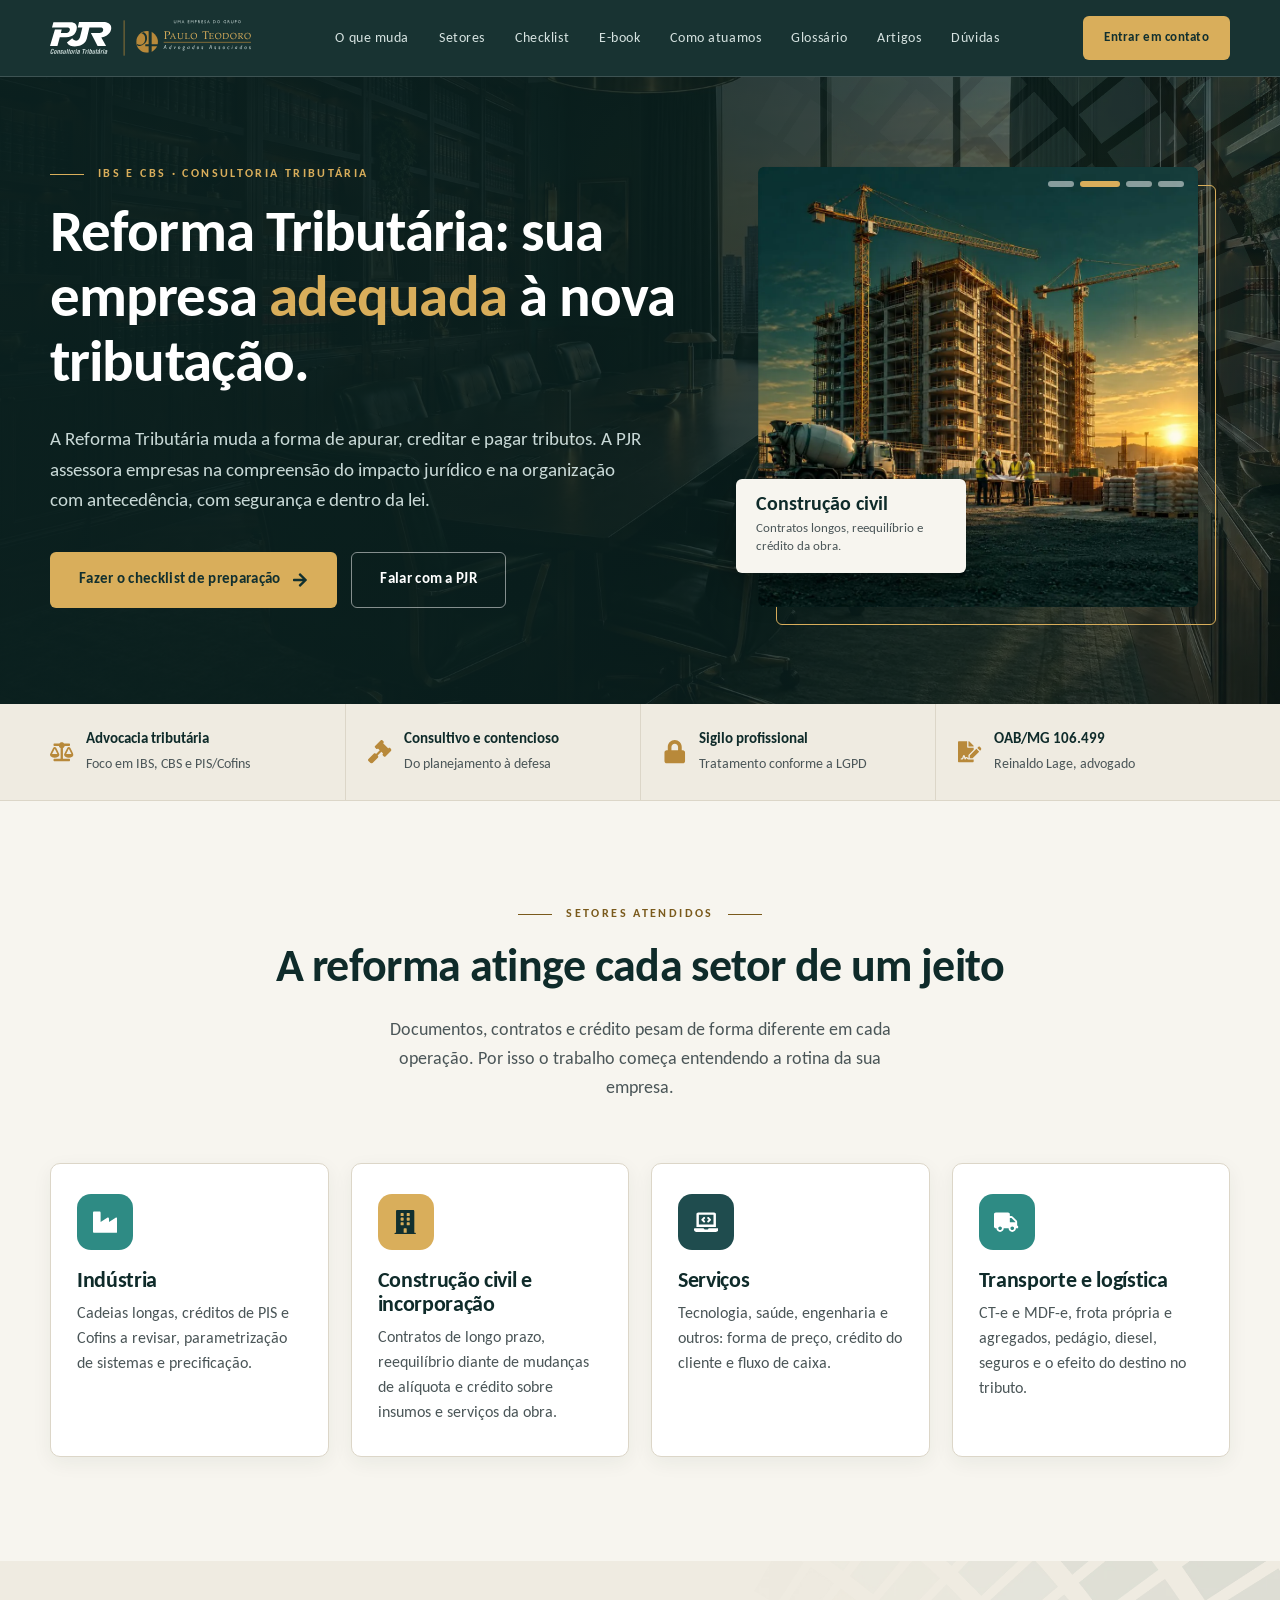
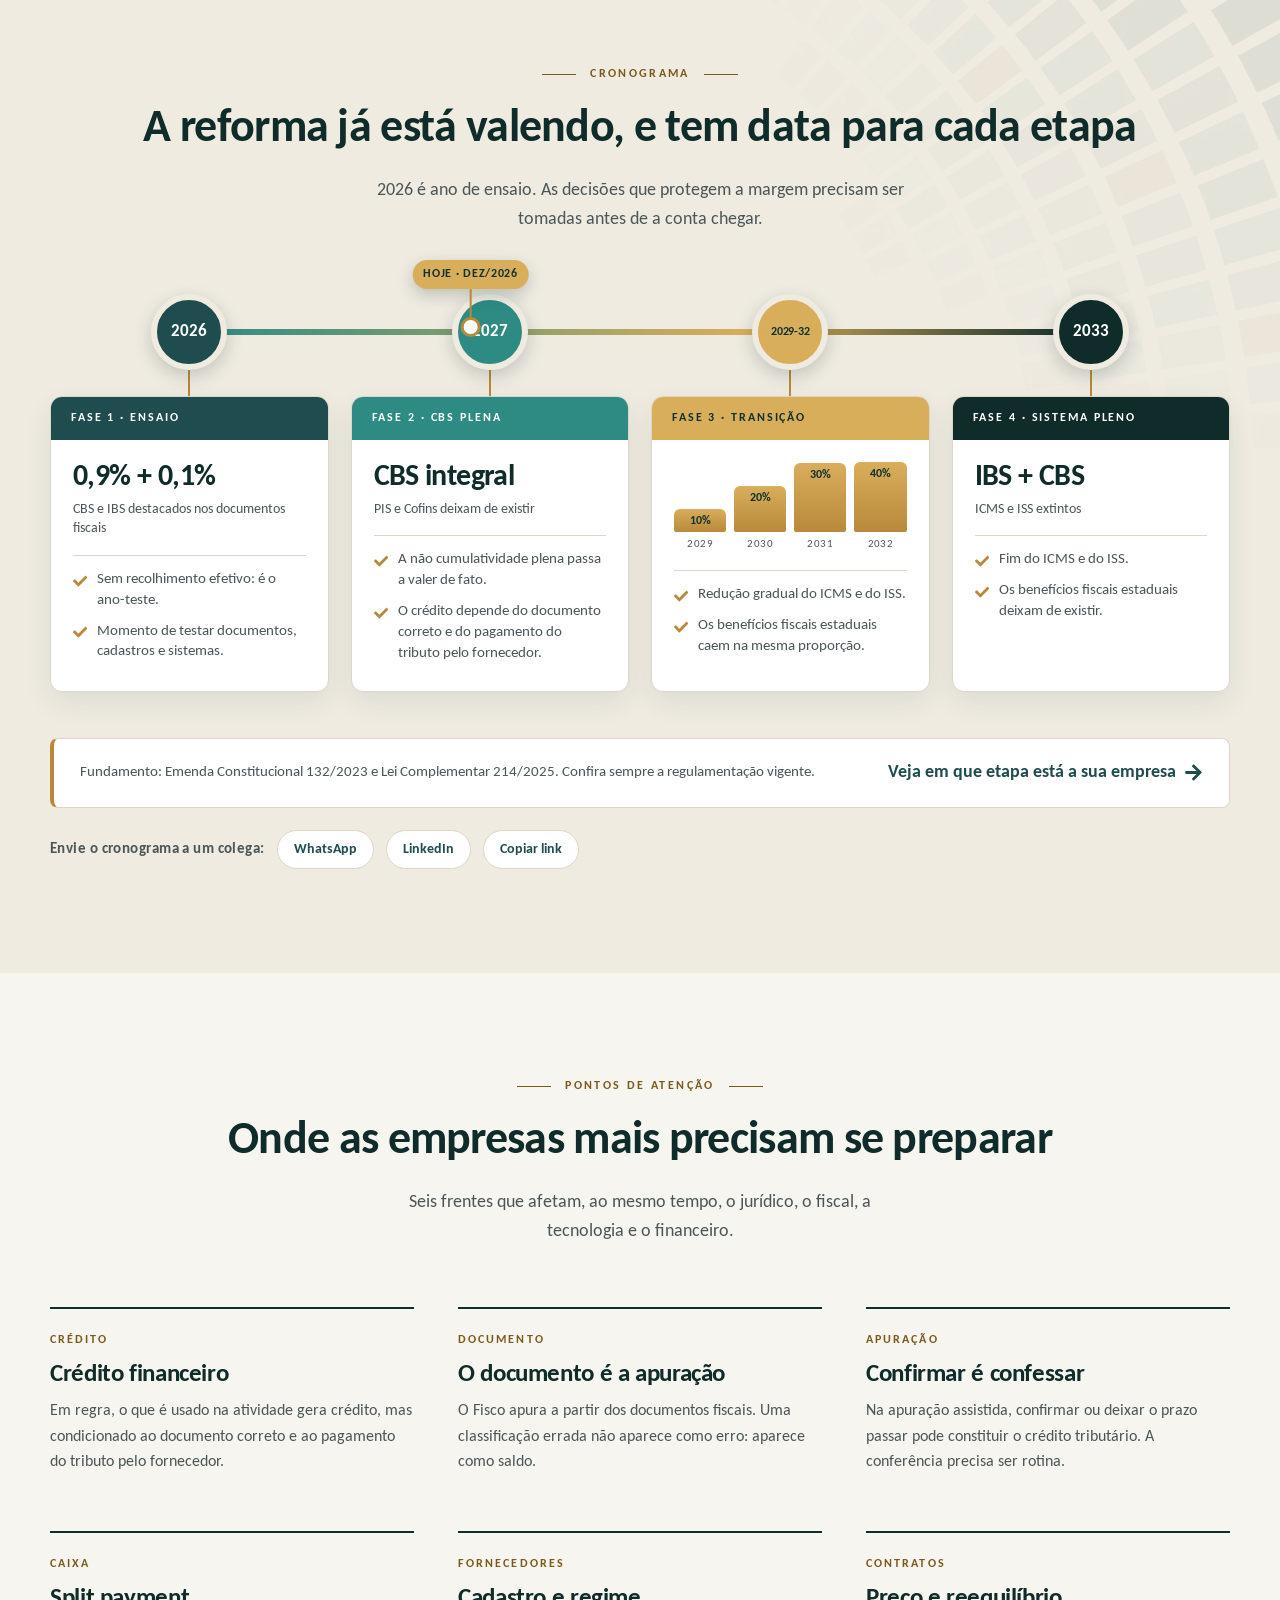
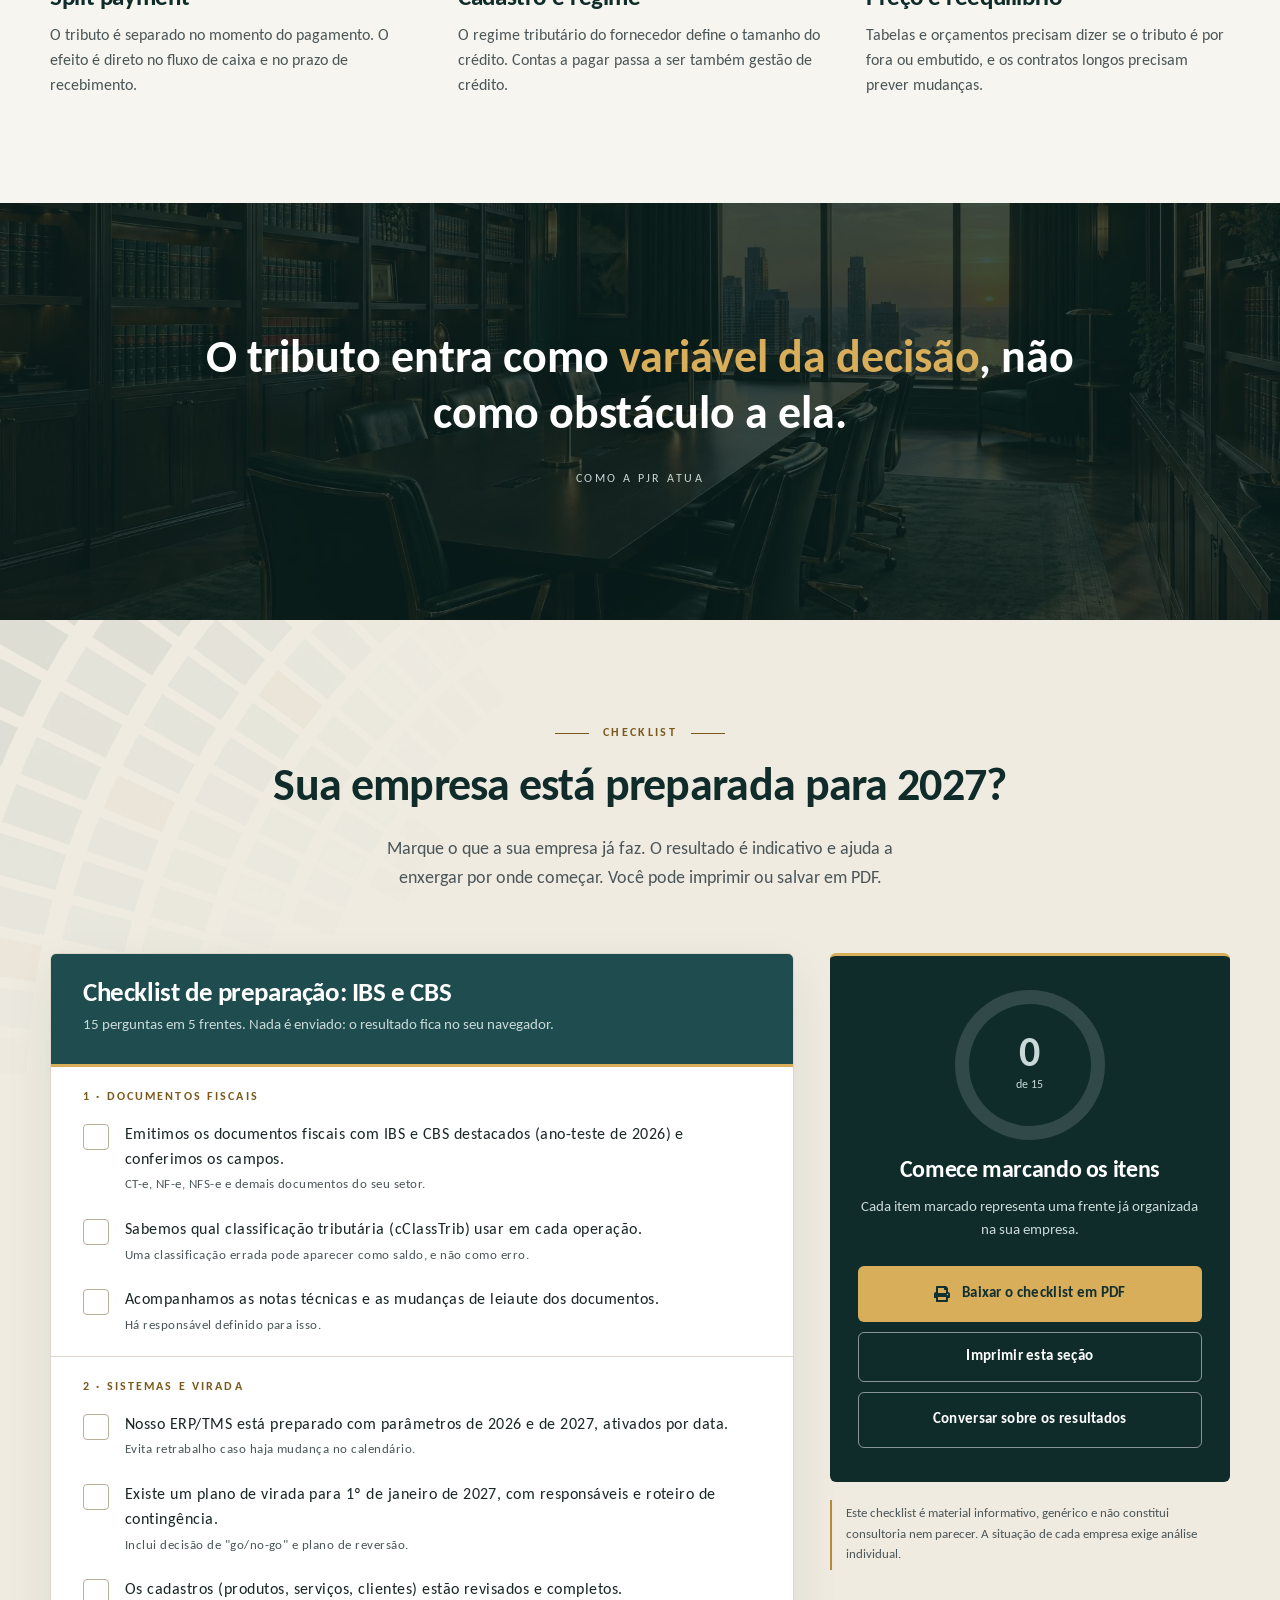
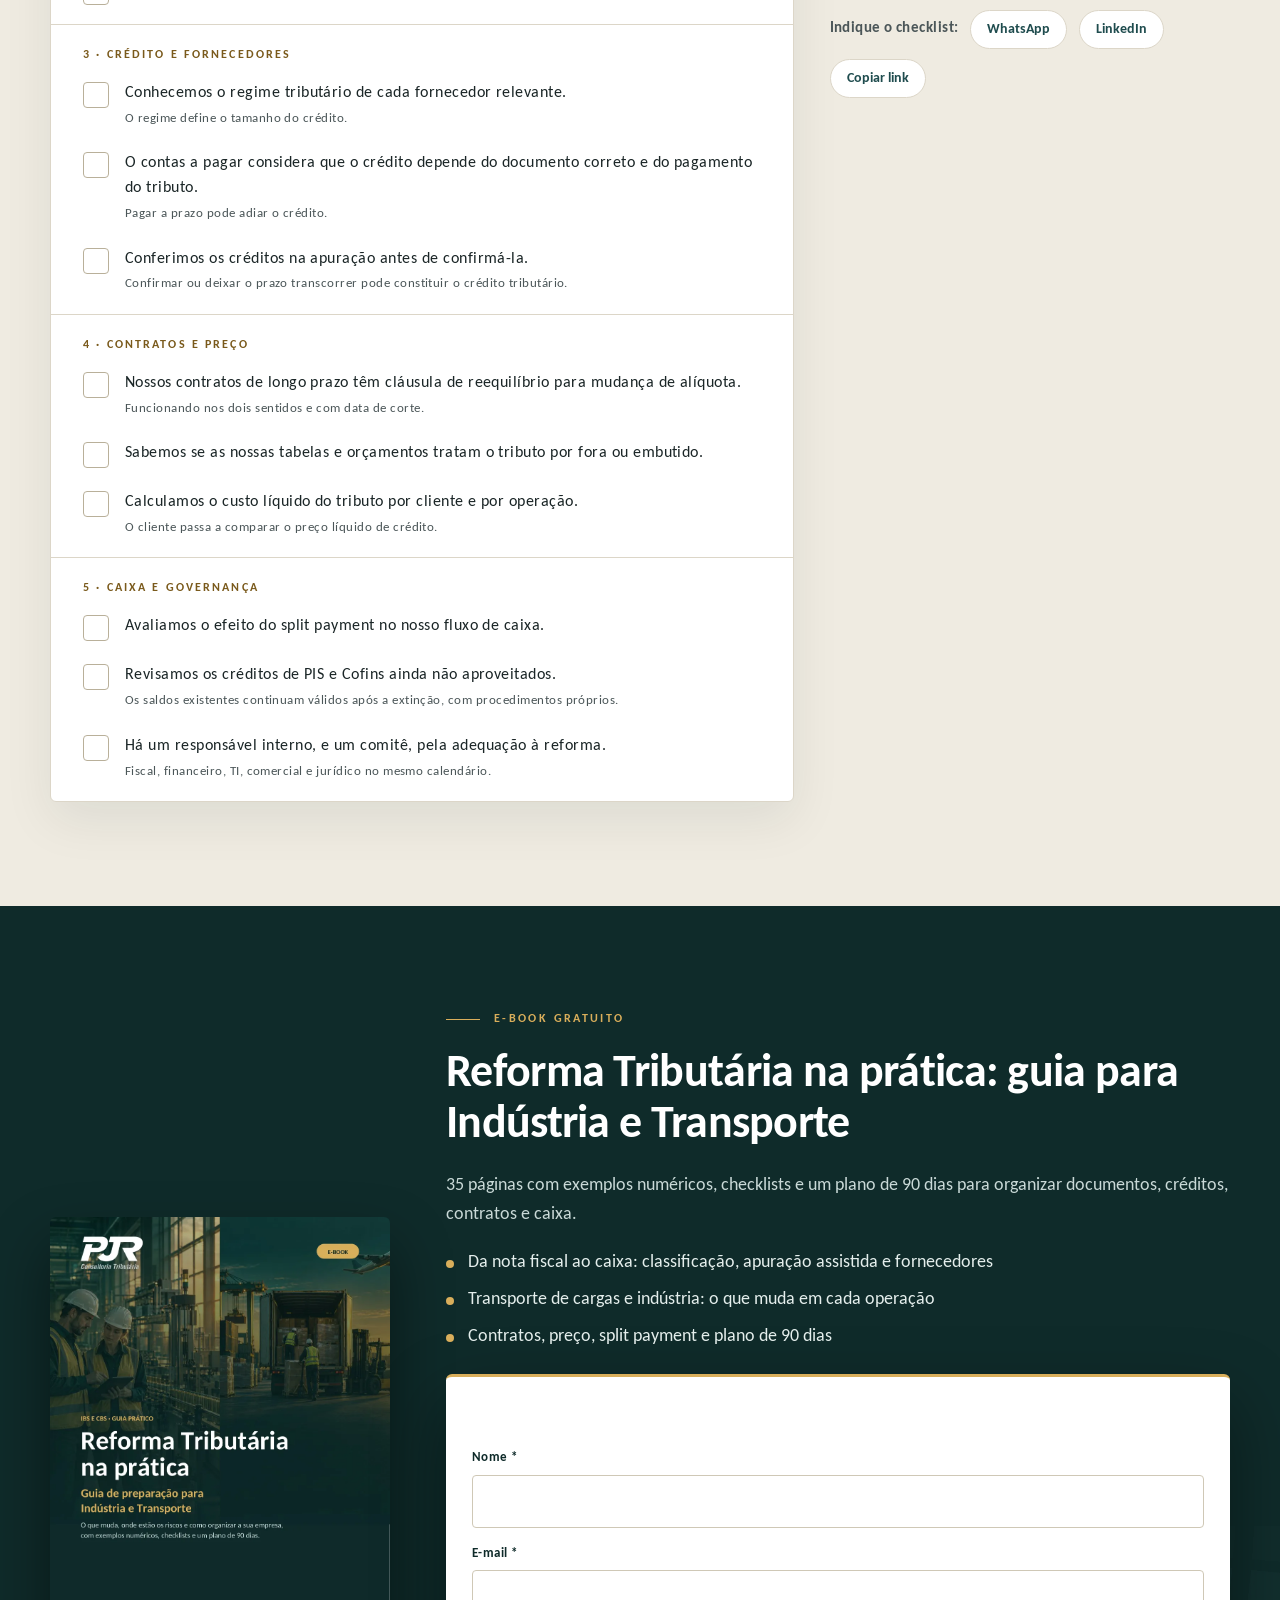
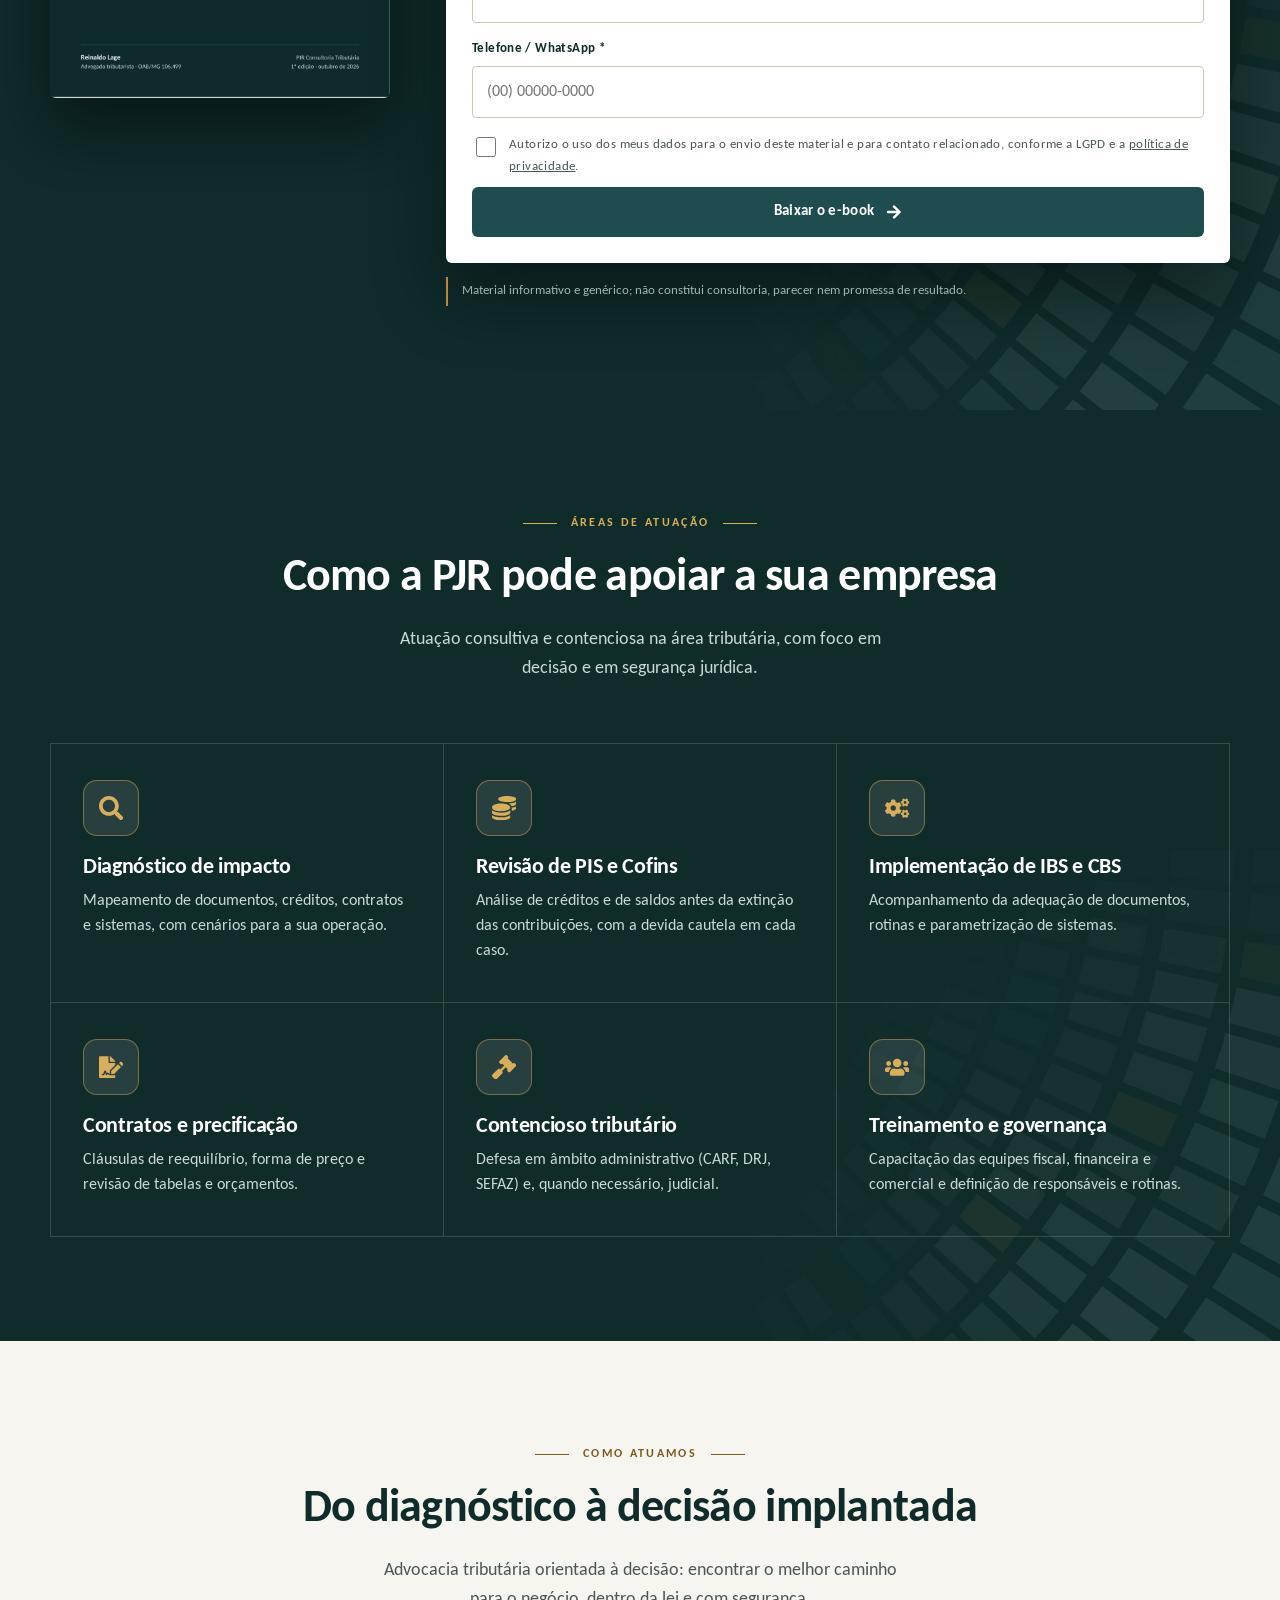
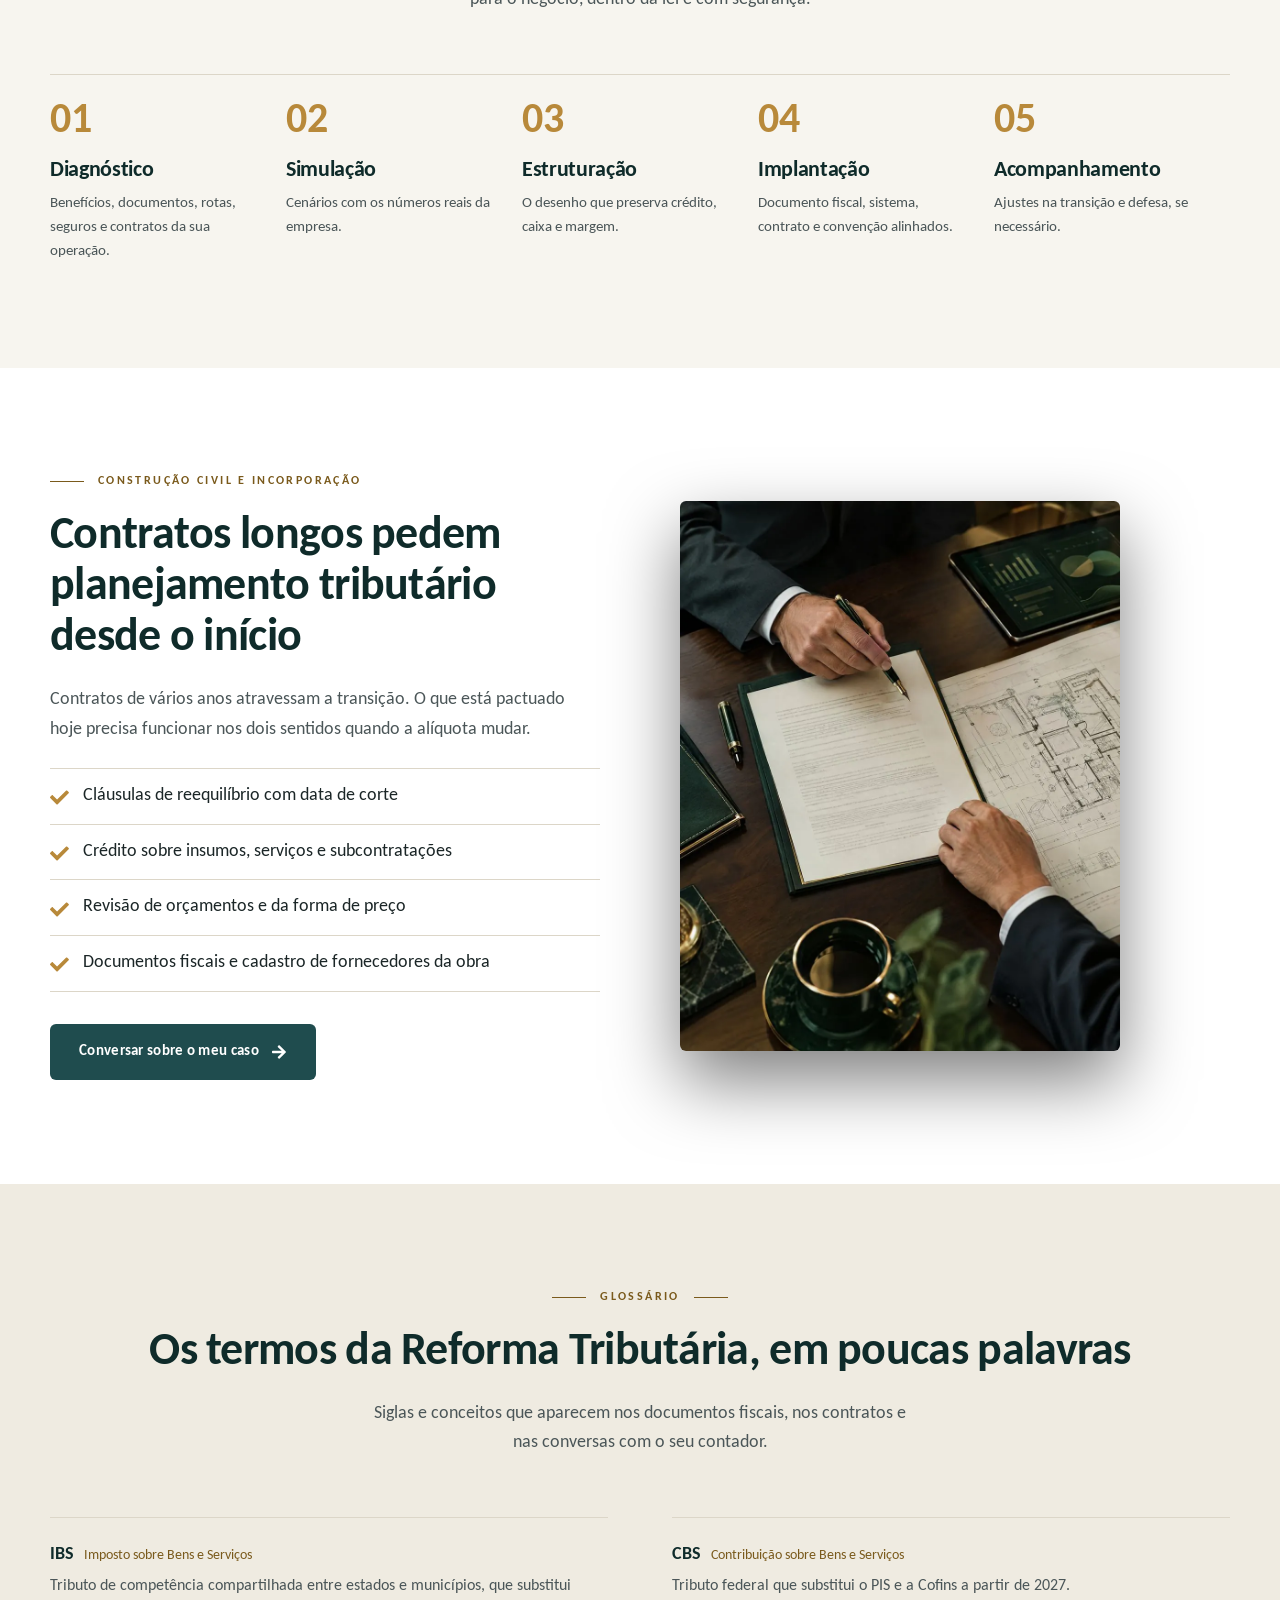
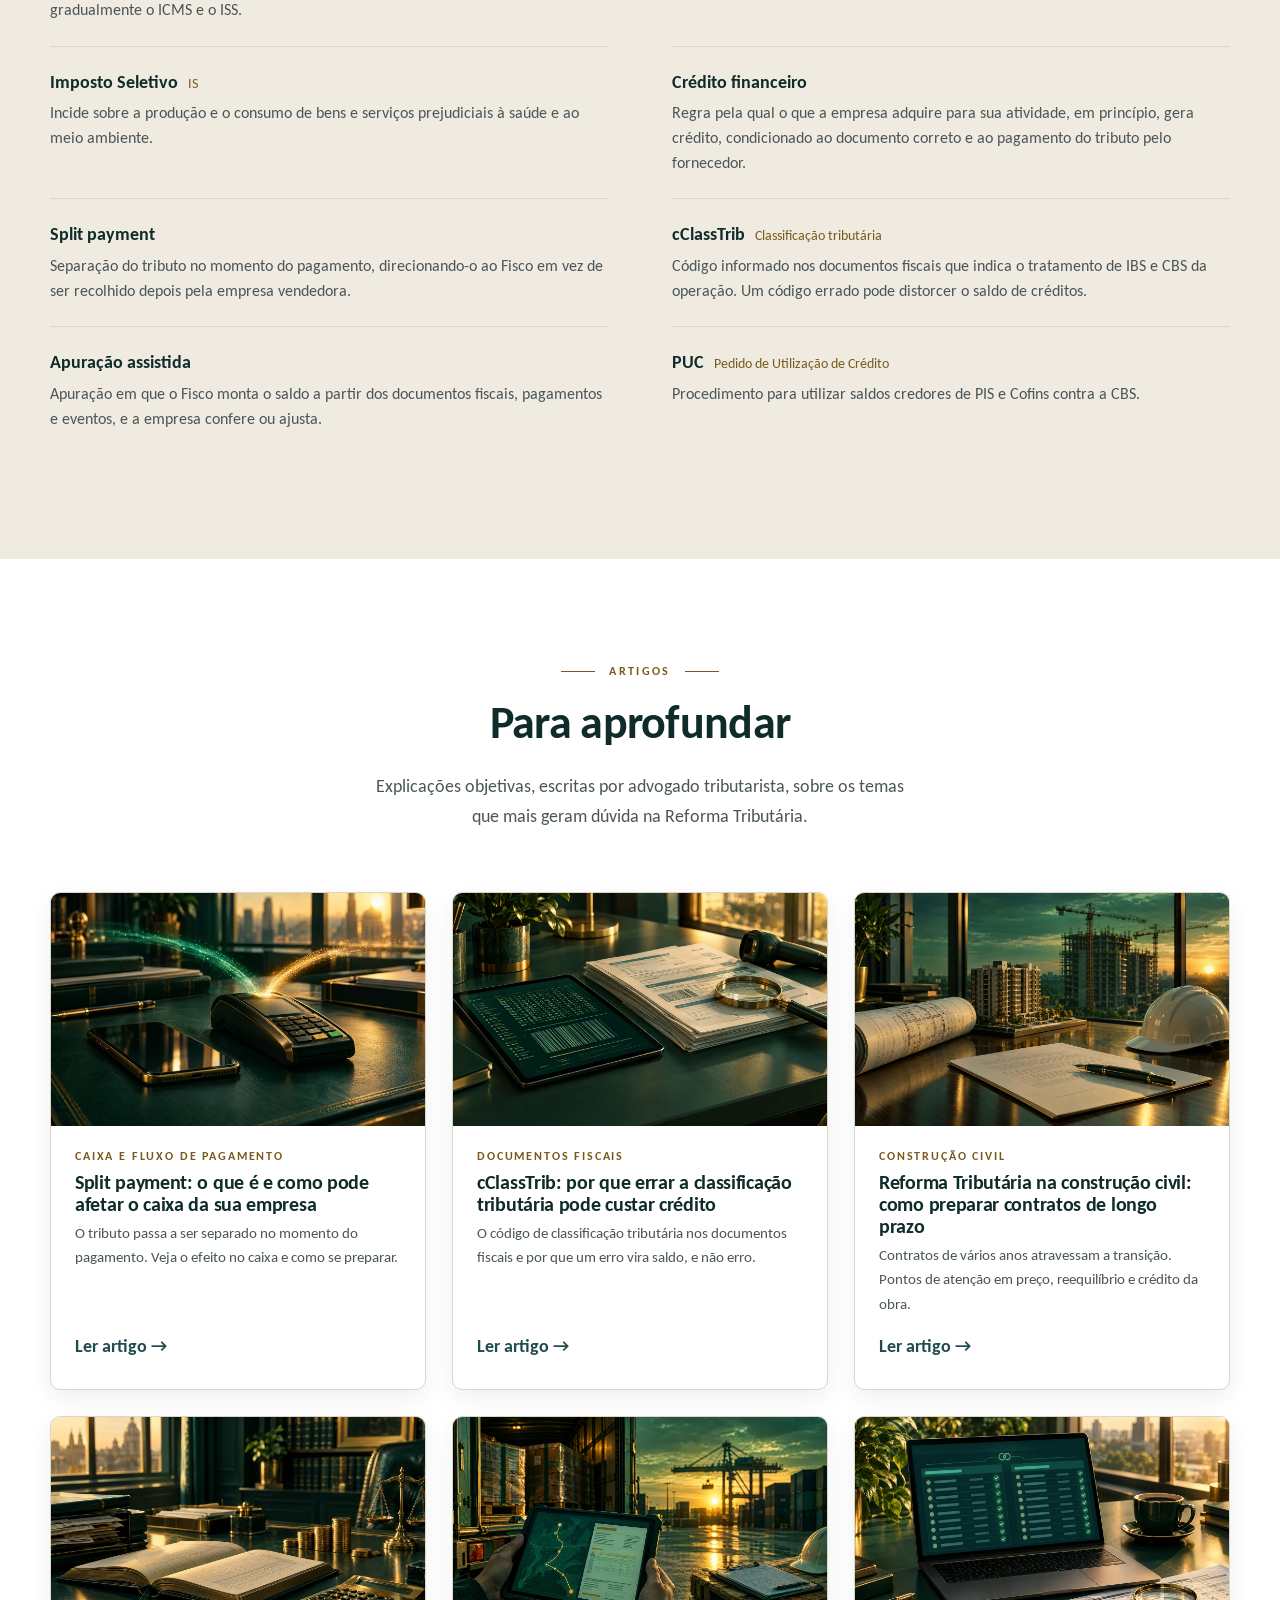
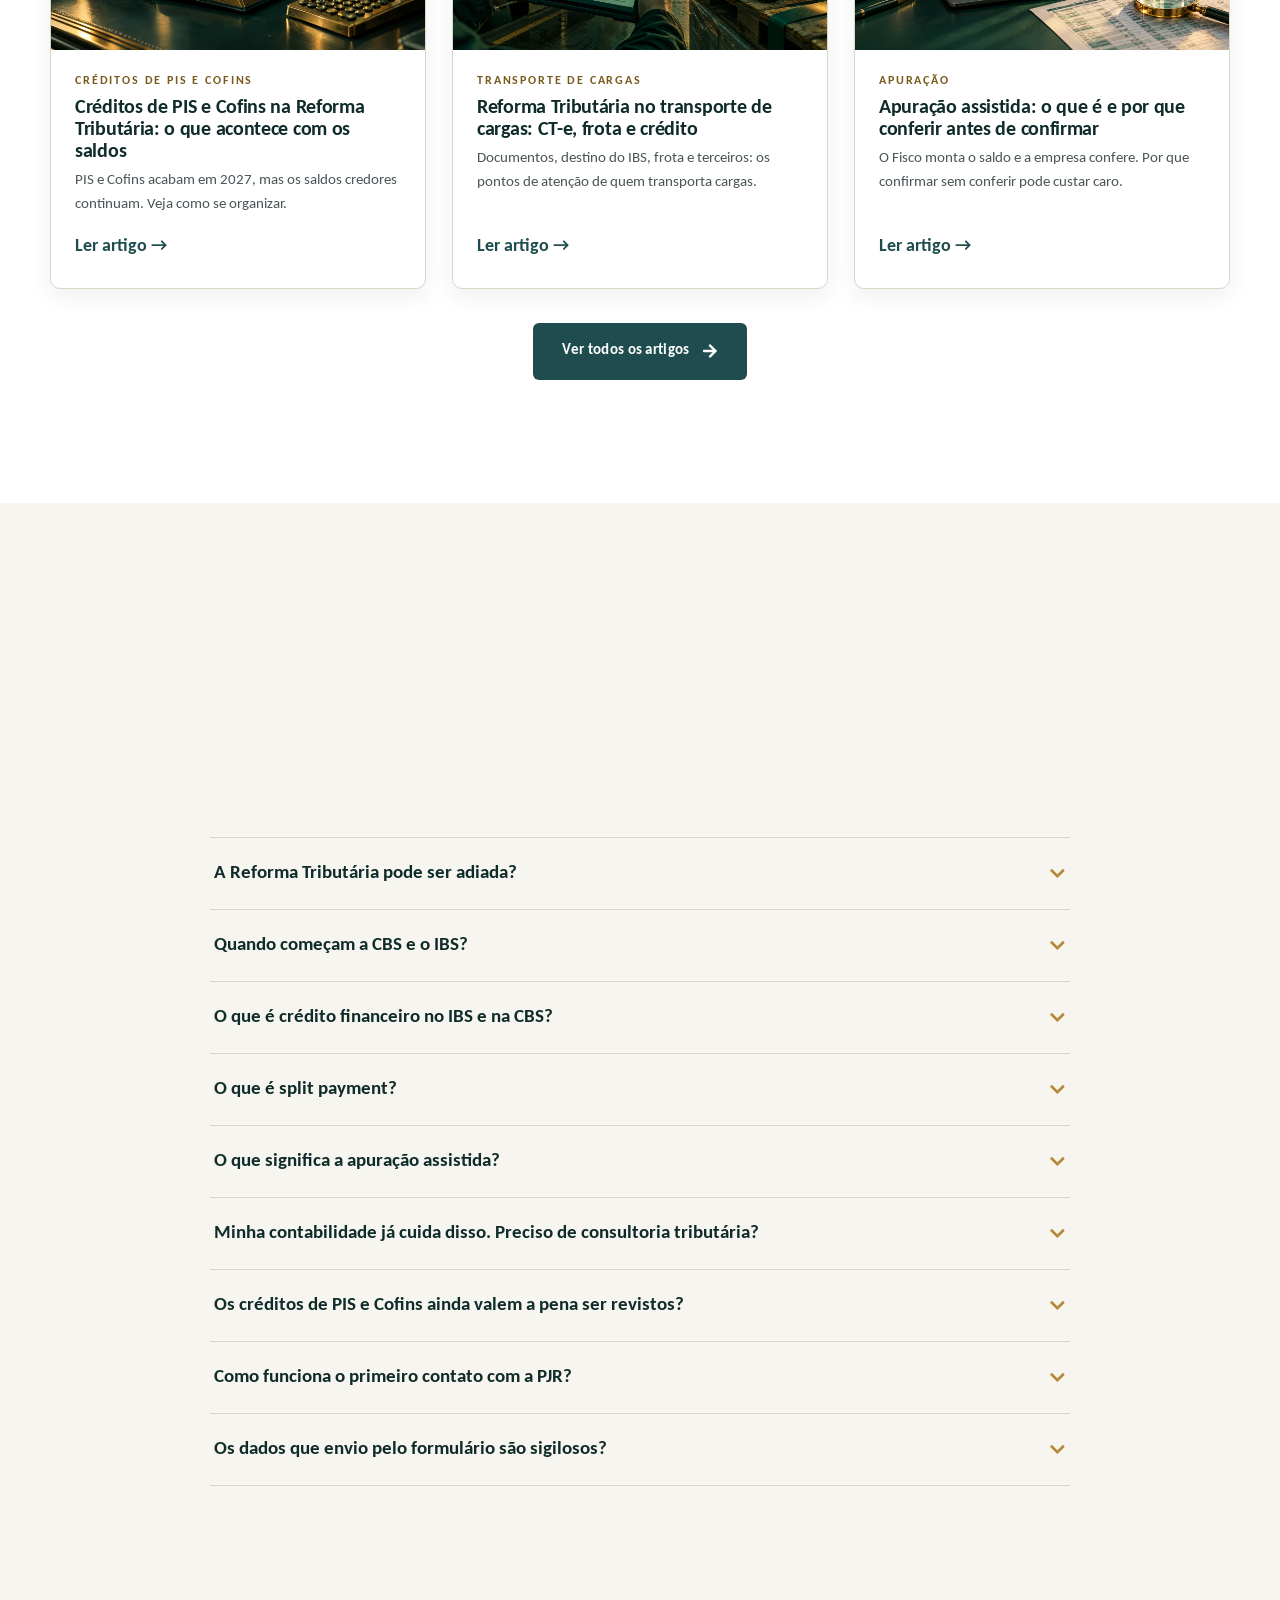
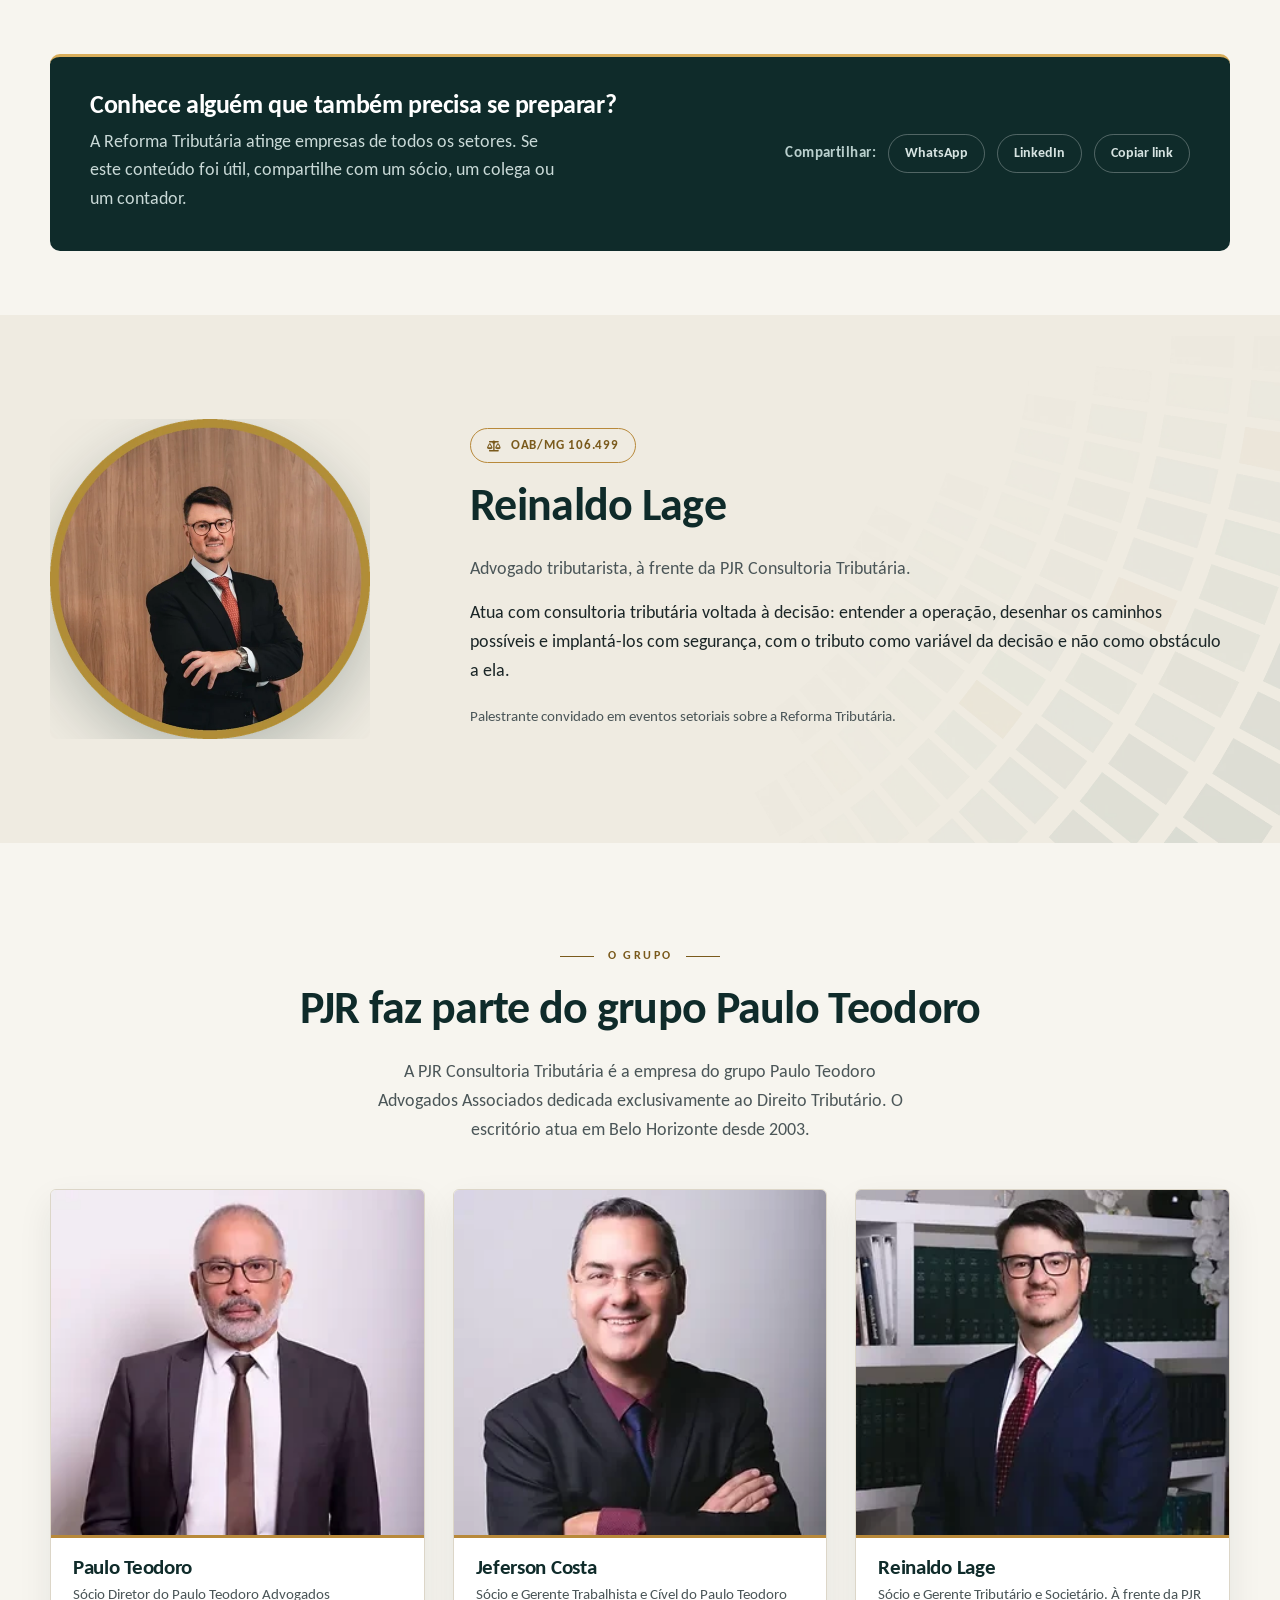
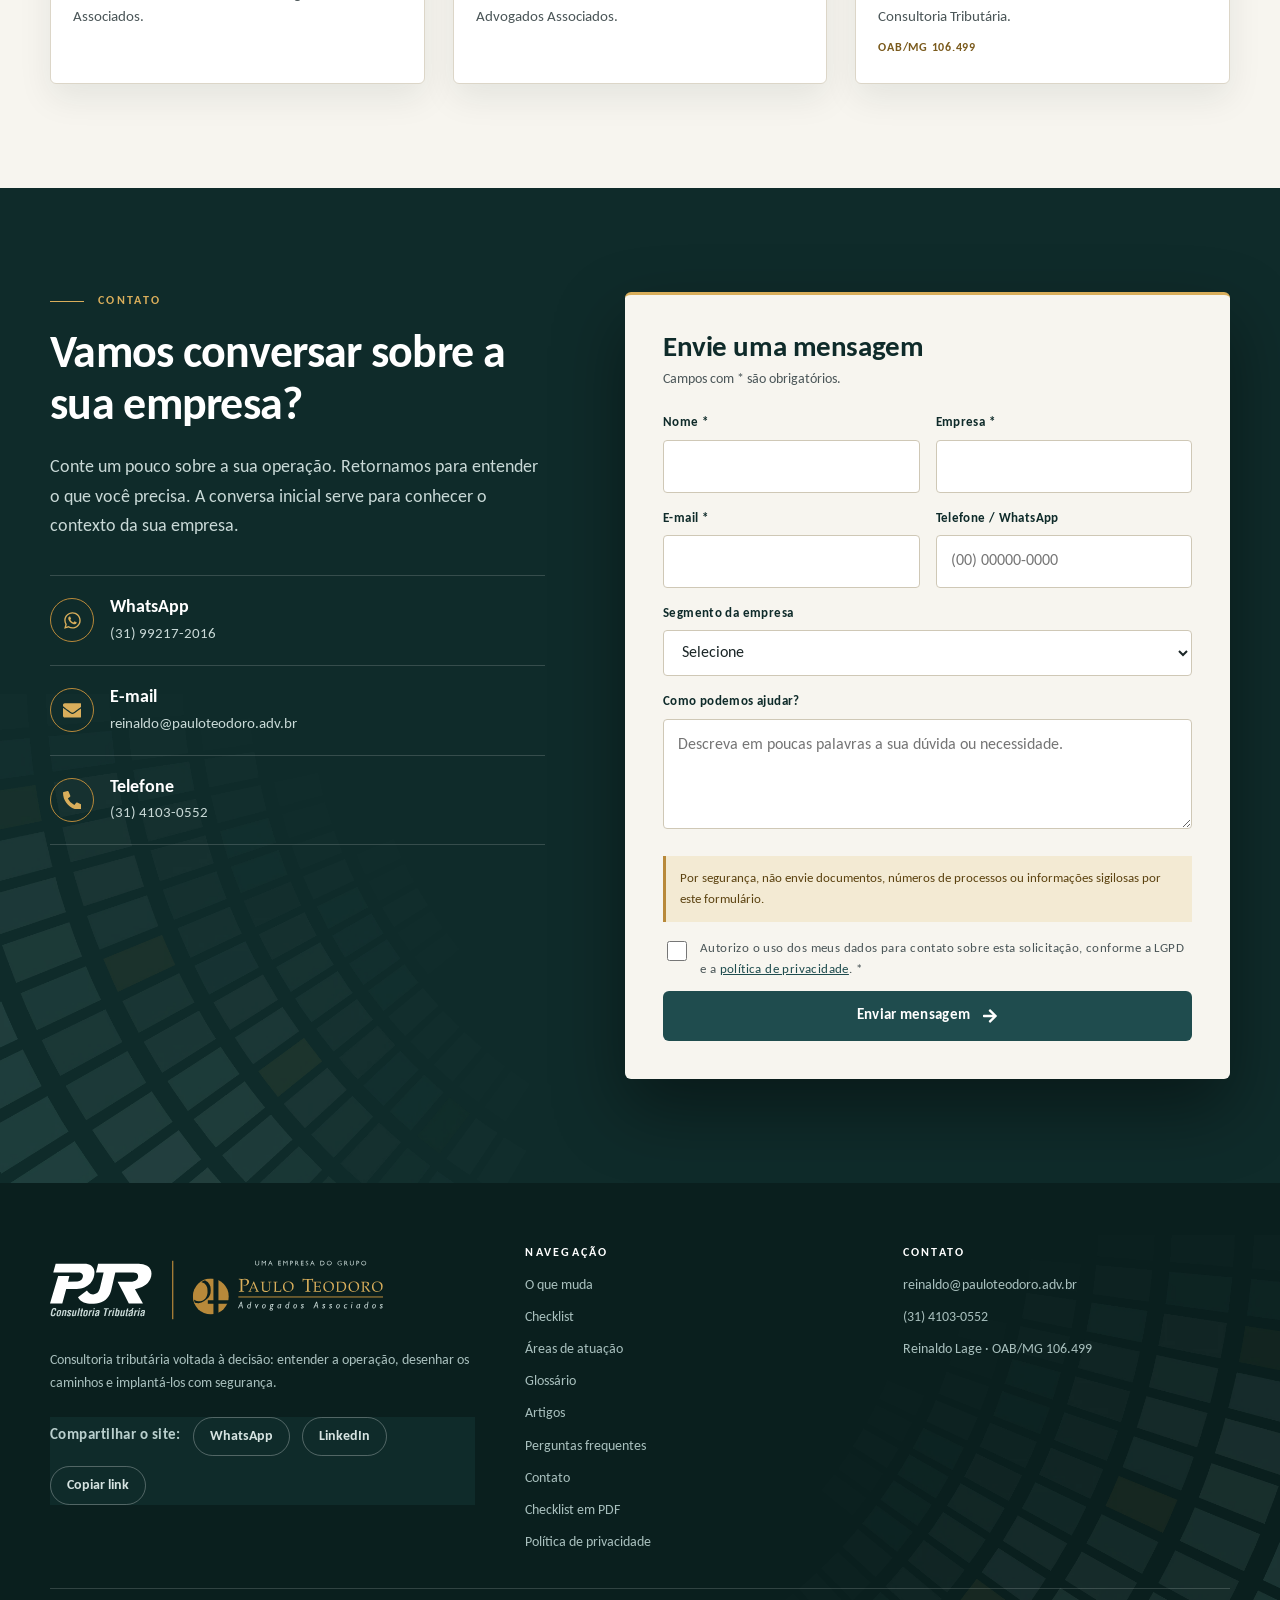
<file: index.html>
<!doctype html>
<html lang="pt-BR">
<head>
<meta charset="utf-8">
<meta name="viewport" content="width=device-width, initial-scale=1">
<title>Reforma Tributária: adequação ao IBS e à CBS | PJR</title>
<meta name="description" content="Consultoria tributária para adequar a sua empresa à Reforma Tributária (IBS e CBS): prazos, checklist de preparação e respostas às dúvidas mais comuns.">
<meta name="robots" content="index, follow, max-image-preview:large">
<meta name="author" content="PJR Consultoria Tributária">
<meta name="theme-color" content="#0F2B2A">
<link rel="canonical" href="https://samubhz.github.io/pjr-consultoria-tributaria/">
<link rel="alternate" hreflang="pt-BR" href="https://samubhz.github.io/pjr-consultoria-tributaria/">
<link rel="alternate" hreflang="x-default" href="https://samubhz.github.io/pjr-consultoria-tributaria/">
<link rel="icon" type="image/svg+xml" href="assets/favicon.svg?v=2">
<link rel="icon" href="assets/favicon.ico?v=2" sizes="any">
<link rel="icon" type="image/png" sizes="32x32" href="assets/favicon-32.png?v=2">
<link rel="apple-touch-icon" href="assets/apple-touch-icon.png?v=2">
<link rel="manifest" href="site.webmanifest">

<meta property="og:type" content="website">
<meta property="og:locale" content="pt_BR">
<meta property="og:site_name" content="PJR Consultoria Tributária">
<meta property="og:title" content="Sua empresa adequada à nova tributação | PJR Consultoria Tributária">
<meta property="og:description" content="Reforma Tributária (IBS e CBS): o que muda, os prazos e um checklist para preparar a sua empresa.">
<meta property="og:url" content="https://samubhz.github.io/pjr-consultoria-tributaria/">
<meta property="og:image" content="https://samubhz.github.io/pjr-consultoria-tributaria/assets/og-image.jpg">
<meta property="og:image:width" content="1200">
<meta property="og:image:height" content="630">
<meta property="og:image:alt" content="PJR Consultoria Tributária: sua empresa adequada à nova tributação">
<meta name="twitter:card" content="summary_large_image">
<meta name="twitter:title" content="Sua empresa adequada à nova tributação | PJR">
<meta name="twitter:description" content="Reforma Tributária (IBS e CBS): o que muda, os prazos e um checklist para preparar a sua empresa.">
<meta name="twitter:image" content="https://samubhz.github.io/pjr-consultoria-tributaria/assets/og-image.jpg">

<link rel="preload" href="assets/fonts/carlito-400.woff2" as="font" type="font/woff2" crossorigin>
<link rel="preload" href="assets/fonts/carlito-700.woff2" as="font" type="font/woff2" crossorigin>
<link rel="preload" as="image" href="assets/biblioteca.webp" fetchpriority="high">

<script type="application/ld+json">
{
  "@context": "https://schema.org",
  "@graph": [
    {
      "@type": "WebSite",
      "@id": "https://samubhz.github.io/pjr-consultoria-tributaria/#website",
      "url": "https://samubhz.github.io/pjr-consultoria-tributaria/",
      "name": "PJR Consultoria Tributária",
      "inLanguage": "pt-BR"
    },
    {
      "@type": "WebPage",
      "@id": "https://samubhz.github.io/pjr-consultoria-tributaria/#webpage",
      "url": "https://samubhz.github.io/pjr-consultoria-tributaria/",
      "name": "Reforma Tributária: adequação ao IBS e à CBS | PJR",
      "inLanguage": "pt-BR",
      "isPartOf": {
        "@id": "https://samubhz.github.io/pjr-consultoria-tributaria/#website"
      },
      "about": {
        "@id": "https://samubhz.github.io/pjr-consultoria-tributaria/#organization"
      },
      "primaryImageOfPage": {
        "@type": "ImageObject",
        "url": "https://samubhz.github.io/pjr-consultoria-tributaria/assets/og-image.jpg"
      },
      "datePublished": "2026-10-30",
      "dateModified": "2026-10-30"
    },
    {
      "@type": [
        "LegalService",
        "ProfessionalService"
      ],
      "@id": "https://samubhz.github.io/pjr-consultoria-tributaria/#organization",
      "name": "PJR Consultoria Tributária",
      "url": "https://samubhz.github.io/pjr-consultoria-tributaria/",
      "logo": "https://samubhz.github.io/pjr-consultoria-tributaria/assets/logo-pjr-color.png",
      "image": "https://samubhz.github.io/pjr-consultoria-tributaria/assets/og-image.jpg",
      "description": "Consultoria tributária para empresas de transporte, construção, indústria e serviços: adequação à Reforma Tributária (IBS e CBS) e revisão de créditos de PIS e Cofins.",
      "email": "reinaldo@pauloteodoro.adv.br",
      "telephone": "+55-31-4103-0552",
      "areaServed": "BR",
      "knowsAbout": [
        "Reforma Tributária",
        "IBS",
        "CBS",
        "PIS e Cofins",
        "Split payment",
        "Transporte rodoviário de cargas",
        "Construção civil"
      ],
      "founder": {
        "@type": "Person",
        "name": "Reinaldo Lage",
        "jobTitle": "Advogado tributarista"
      },
      "hasOfferCatalog": {
        "@type": "OfferCatalog",
        "name": "Áreas de atuação",
        "itemListElement": [
          {
            "@type": "Offer",
            "itemOffered": {
              "@type": "Service",
              "name": "Diagnóstico de impacto da Reforma Tributária",
              "description": "Mapeamento de documentos, créditos, contratos e sistemas, com cenários para a operação da empresa."
            }
          },
          {
            "@type": "Offer",
            "itemOffered": {
              "@type": "Service",
              "name": "Revisão de créditos de PIS e Cofins",
              "description": "Análise de créditos e de saldos antes da extinção das contribuições."
            }
          },
          {
            "@type": "Offer",
            "itemOffered": {
              "@type": "Service",
              "name": "Implementação de IBS e CBS",
              "description": "Acompanhamento da adequação de documentos, rotinas e parametrização de sistemas."
            }
          },
          {
            "@type": "Offer",
            "itemOffered": {
              "@type": "Service",
              "name": "Contratos e precificação",
              "description": "Cláusulas de reequilíbrio, forma de preço e revisão de tabelas e orçamentos."
            }
          },
          {
            "@type": "Offer",
            "itemOffered": {
              "@type": "Service",
              "name": "Contencioso tributário",
              "description": "Defesa administrativa (CARF, DRJ, SEFAZ) e judicial."
            }
          },
          {
            "@type": "Offer",
            "itemOffered": {
              "@type": "Service",
              "name": "Treinamento e governança tributária",
              "description": "Capacitação das equipes fiscal, financeira e comercial."
            }
          }
        ]
      }
    },
    {
      "@type": "Person",
      "name": "Reinaldo Lage",
      "jobTitle": "Advogado tributarista",
      "identifier": "OAB/MG 106.499",
      "image": "https://samubhz.github.io/pjr-consultoria-tributaria/assets/reinaldo-lage.webp",
      "worksFor": {
        "@id": "https://samubhz.github.io/pjr-consultoria-tributaria/#organization"
      }
    },
    {
      "@type": "FAQPage",
      "mainEntity": [
        {
          "@type": "Question",
          "name": "A Reforma Tributária pode ser adiada?",
          "acceptedAnswer": {
            "@type": "Answer",
            "text": "O cronograma está previsto na Constituição (Emenda Constitucional 132/2023) e na Lei Complementar 214/2025. Mudar as datas exige uma nova emenda constitucional e ajustes em leis complementares. Até que uma norma altere o calendário, vale o cronograma em vigor, e a recomendação é preparar a empresa no prazo, mantendo um plano de reversão."
          }
        },
        {
          "@type": "Question",
          "name": "Quando começam a CBS e o IBS?",
          "acceptedAnswer": {
            "@type": "Answer",
            "text": "2026 é o ano de teste: CBS de 0,9% e IBS de 0,1% são destacados nos documentos fiscais, sem recolhimento efetivo. Em 2027 a CBS passa a valer integralmente e PIS e Cofins são extintos. De 2029 a 2032 o ICMS e o ISS são reduzidos gradualmente e, em 2033, o novo sistema fica pleno."
          }
        },
        {
          "@type": "Question",
          "name": "O que é crédito financeiro no IBS e na CBS?",
          "acceptedAnswer": {
            "@type": "Answer",
            "text": "É a regra pela qual, em princípio, o que a empresa adquire para exercer sua atividade gera crédito, desde que haja documento fiscal correto e que o tributo do fornecedor tenha sido efetivamente recolhido. Por isso o cadastro de fornecedores e a conferência dos documentos passam a afetar diretamente o caixa."
          }
        },
        {
          "@type": "Question",
          "name": "O que é split payment?",
          "acceptedAnswer": {
            "@type": "Answer",
            "text": "É o mecanismo em que o tributo é separado no momento do pagamento e direcionado ao Fisco, em vez de ser recolhido depois pela empresa vendedora. O efeito principal é sobre o fluxo de caixa, e a implantação será feita em etapas, conforme a regulamentação."
          }
        },
        {
          "@type": "Question",
          "name": "O que significa a apuração assistida?",
          "acceptedAnswer": {
            "@type": "Answer",
            "text": "O Fisco monta o saldo do contribuinte a partir dos documentos fiscais, dos pagamentos e dos eventos informados. A empresa confere e pode ajustar. Confirmar ou deixar transcorrer o prazo pode constituir o crédito tributário, por isso a conferência precisa começar no documento fiscal."
          }
        },
        {
          "@type": "Question",
          "name": "Minha contabilidade já cuida disso. Preciso de consultoria tributária?",
          "acceptedAnswer": {
            "@type": "Answer",
            "text": "São papéis complementares. A contabilidade executa a escrituração e as obrigações acessórias. A consultoria jurídico-tributária interpreta a norma, avalia cenários, estrutura contratos e prepara a defesa, quando necessária. O trabalho conjunto costuma ser o mais eficiente."
          }
        },
        {
          "@type": "Question",
          "name": "Os créditos de PIS e Cofins ainda valem a pena ser revistos?",
          "acceptedAnswer": {
            "@type": "Answer",
            "text": "Os saldos credores existentes continuam válidos após a extinção de PIS e Cofins e existem procedimentos para utilizá-los. Por isso a revisão dos créditos, com a devida análise de cada caso, deve ser feita antes e durante a transição."
          }
        },
        {
          "@type": "Question",
          "name": "Como funciona o primeiro contato com a PJR?",
          "acceptedAnswer": {
            "@type": "Answer",
            "text": "Você entra em contato pelo formulário ou pelo WhatsApp. Em uma conversa inicial, entendemos a sua operação e o que você precisa. Depois, se fizer sentido, elaboramos uma proposta de escopo e honorários em contrato escrito."
          }
        },
        {
          "@type": "Question",
          "name": "Os dados que envio pelo formulário são sigilosos?",
          "acceptedAnswer": {
            "@type": "Answer",
            "text": "Os dados são tratados conforme a Lei Geral de Proteção de Dados (LGPD) e o sigilo profissional da advocacia. Pedimos que não envie documentos nem informações sensíveis pelo formulário: eles são tratados após o contato inicial."
          }
        }
      ]
    },
    {
      "@type": "DefinedTermSet",
      "name": "Glossário da Reforma Tributária",
      "hasDefinedTerm": [
        {
          "@type": "DefinedTerm",
          "name": "IBS (Imposto sobre Bens e Serviços)",
          "description": "Tributo de competência compartilhada entre estados e municípios, que substitui gradualmente o ICMS e o ISS."
        },
        {
          "@type": "DefinedTerm",
          "name": "CBS (Contribuição sobre Bens e Serviços)",
          "description": "Tributo federal que substitui o PIS e a Cofins a partir de 2027."
        },
        {
          "@type": "DefinedTerm",
          "name": "Imposto Seletivo (IS)",
          "description": "Incide sobre a produção e o consumo de bens e serviços prejudiciais à saúde e ao meio ambiente."
        },
        {
          "@type": "DefinedTerm",
          "name": "Crédito financeiro",
          "description": "Regra pela qual o que a empresa adquire para sua atividade, em princípio, gera crédito, condicionado ao documento correto e ao pagamento do tributo pelo fornecedor."
        },
        {
          "@type": "DefinedTerm",
          "name": "Split payment",
          "description": "Separação do tributo no momento do pagamento, direcionando-o ao Fisco em vez de ser recolhido depois pela empresa vendedora."
        },
        {
          "@type": "DefinedTerm",
          "name": "cClassTrib (Classificação tributária)",
          "description": "Código informado nos documentos fiscais que indica o tratamento de IBS e CBS da operação. Um código errado pode distorcer o saldo de créditos."
        },
        {
          "@type": "DefinedTerm",
          "name": "Apuração assistida",
          "description": "Apuração em que o Fisco monta o saldo a partir dos documentos fiscais, pagamentos e eventos, e a empresa confere ou ajusta."
        },
        {
          "@type": "DefinedTerm",
          "name": "PUC (Pedido de Utilização de Crédito)",
          "description": "Procedimento para utilizar saldos credores de PIS e Cofins contra a CBS."
        }
      ]
    }
  ]
}
</script>

<script>if(!(window.matchMedia&&matchMedia("(prefers-reduced-motion: reduce)").matches))document.documentElement.classList.add("js")</script>
<style>
@font-face{font-family:Carlito;font-style:normal;font-weight:400;font-display:swap;src:local("Calibri"),url(assets/fonts/carlito-400.woff2) format("woff2")}
@font-face{font-family:Carlito;font-style:normal;font-weight:700;font-display:swap;src:local("Calibri Bold"),url(assets/fonts/carlito-700.woff2) format("woff2")}
@font-face{font-family:Carlito;font-style:italic;font-weight:400;font-display:swap;src:local("Calibri Italic"),url(assets/fonts/carlito-400-italic.woff2) format("woff2")}
:root{
  --green:#1F4C4E; --green-deep:#0F2B2A; --green-mid:#2E8B84; --teal:#3F7A78;
  --gold:#B8893A; --gold-bright:#D9AE5B; --gold-ink:#7A5A1C;
  --paper:#F7F5EF; --paper-2:#EFEBE1; --white:#fff;
  --ink:#1B2627; --ink-soft:#4B5658; --line:#DCD6C8; --line-dark:rgba(255,255,255,.16);
  --serif:Calibri,Carlito,"Segoe UI",system-ui,-apple-system,Arial,sans-serif;
  --sans:Calibri,Carlito,"Segoe UI",system-ui,-apple-system,Arial,sans-serif;
  --max:1180px; --r:6px; --ease:cubic-bezier(.22,1,.36,1);
}
*{box-sizing:border-box}
body{overflow-x:clip}
html{scroll-behavior:smooth;scroll-padding-top:84px}
body{margin:0;font-family:var(--sans);color:var(--ink);background:var(--paper);line-height:1.6;-webkit-font-smoothing:antialiased;font-size:18px}
img{max-width:100%;height:auto;display:block}
a{color:inherit}
h1,h2,h3,h4{font-family:var(--sans);font-weight:700;line-height:1.1;margin:0 0 .45em;color:var(--green-deep);letter-spacing:-.015em}
h1{font-size:clamp(2.3rem,4.8vw,3.7rem)}
h2{font-size:clamp(2rem,3.8vw,2.9rem)}
h3{font-size:1.35rem}
p{margin:0 0 1.1em}
.container{width:min(var(--max),100% - 44px);margin-inline:auto}
.icon{width:1.05em;height:1.05em;fill:currentColor;flex:none}
.sr-only{position:absolute;width:1px;height:1px;overflow:hidden;clip:rect(0 0 0 0);white-space:nowrap}
.skip{position:absolute;left:-999px;top:8px;background:var(--gold-bright);color:#12302F;padding:10px 16px;border-radius:var(--r);z-index:100;font-weight:600}
.skip:focus{left:12px}
:focus-visible{outline:3px solid var(--gold-bright);outline-offset:3px;border-radius:4px}

.btn{display:inline-flex;align-items:center;gap:12px;padding:15px 28px;border-radius:var(--r);font-weight:600;font-size:.95rem;letter-spacing:.02em;text-decoration:none;border:1.5px solid transparent;cursor:pointer;transition:background-color .2s,color .2s,transform .15s var(--ease),border-color .2s;font-family:var(--sans)}
.btn:active{transform:scale(.97)}
@media(hover:hover) and (pointer:fine){.btn:hover{transform:translateY(-1px)}.btn:active{transform:scale(.97)}}
.btn-primary{background:var(--gold-bright);color:#12302F}
.btn-primary:hover{background:#E4BC71}
.btn-ghost{border-color:rgba(255,255,255,.5);color:#fff;background:transparent}
.btn-ghost:hover{border-color:#fff;background:rgba(255,255,255,.06)}
.btn-green{background:var(--green);color:#fff}
.btn-green:hover{background:var(--green-deep)}
.eyebrow{display:flex;align-items:center;gap:14px;font-family:var(--sans);font-weight:600;letter-spacing:.2em;text-transform:uppercase;font-size:.74rem;color:var(--gold-ink);margin-bottom:20px}
.eyebrow::before{content:"";width:34px;height:1px;background:currentColor}
.center .eyebrow{justify-content:center}
.center .eyebrow::after{content:"";width:34px;height:1px;background:currentColor}
.on-dark .eyebrow,.dark .eyebrow,.contact .eyebrow{color:var(--gold-bright)}
.lead{font-size:1.14rem;color:var(--ink-soft);max-width:60ch}
.dark .lead,.on-dark .lead,.contact .lead{color:#C9D9D7}


/* grafismos de marca (grade curva) */
.gf{position:relative;overflow:hidden}
.gf::after{content:"";position:absolute;width:min(66%,920px);aspect-ratio:1.6;background:no-repeat center/contain;pointer-events:none;z-index:0}
.gf>.container{position:relative;z-index:1}
.gf-w::after{background-image:url(assets/grafismo-branco.webp)}
.gf-g::after{background-image:url(assets/grafismo-verde.webp)}
.gf.tr::after{right:-3%;top:-4%}
.gf.br::after{right:-3%;bottom:-4%;transform:scaleY(-1)}
.gf.bl::after{left:-3%;bottom:-4%;transform:scale(-1,-1)}
.gf.tl::after{left:-3%;top:-4%;transform:scaleX(-1)}
.hero .grid-art{display:none}
@media(max-width:700px){.gf::after{width:120%}}

/* header */
header.site{transition:box-shadow .25s;position:sticky;top:0;z-index:50;background:rgba(15,43,42,.96);backdrop-filter:blur(10px);border-bottom:1px solid var(--line-dark)}
header.site.scrolled{box-shadow:0 10px 30px rgba(0,0,0,.28)}
.nav{display:flex;align-items:center;justify-content:space-between;gap:24px;padding:12px 0}
.nav img{height:52px;width:auto;max-width:62vw}
.nav ul{display:flex;gap:30px;list-style:none;margin:0;padding:0}
.nav a.link{color:#D6E3E1;text-decoration:none;font-size:.88rem;font-weight:500;letter-spacing:.04em;padding:6px 0;border-bottom:1px solid transparent}
.nav a.link:hover{color:#fff;border-color:var(--gold-bright)}
.nav .btn{padding:10px 20px;font-size:.84rem}
@media(max-width:940px){.nav ul{display:none}}

/* hero */
.hero{position:relative;color:#fff;overflow:hidden;isolation:isolate;background:var(--green-deep)}
.hero-bg{position:absolute;inset:0;z-index:-2}
.hero-bg img{width:100%;height:100%;object-fit:cover}
.hero::before{content:"";position:absolute;inset:0;z-index:-1;background:linear-gradient(90deg,rgba(10,32,31,.97) 0%,rgba(10,32,31,.9) 42%,rgba(10,32,31,.62) 100%)}
.hero .grid-art{position:absolute;right:-4%;top:-12%;width:56%;max-width:700px;opacity:.5;z-index:-1;pointer-events:none}
.hero-inner{display:grid;grid-template-columns:1.15fr .85fr;gap:70px;align-items:center;padding:88px 0 96px}
.hero h1{color:#fff}
.hero h1 em{font-style:normal;color:var(--gold-bright)}
.hero .lead{color:#C9D9D7;font-size:1.2rem}
.cta-row{display:flex;flex-wrap:wrap;gap:14px;margin:34px 0 0}
.frame{position:relative;max-width:440px;margin-left:auto}
.frame::before{content:"";position:absolute;inset:18px -18px -18px 18px;border:1px solid var(--gold-bright);border-radius:var(--r);z-index:-1}
.frame .photo{border-radius:var(--r);overflow:hidden;aspect-ratio:4/5;box-shadow:0 30px 70px rgba(0,0,0,.5)}
.frame img{width:100%;height:100%;object-fit:cover}
.frame figcaption{position:absolute;left:-22px;bottom:34px;background:var(--paper);color:var(--green-deep);padding:16px 20px;border-radius:var(--r);box-shadow:0 14px 34px rgba(0,0,0,.3);max-width:230px;font-size:.85rem;line-height:1.4}
.frame figcaption b{font-family:var(--sans);font-size:1.25rem;display:block;line-height:1.05;margin-bottom:4px}
@media(max-width:940px){.hero-inner{grid-template-columns:1fr;padding:56px 0 72px;gap:56px}.frame{margin:0 18px 0 0;max-width:420px}.frame figcaption{left:12px;bottom:16px}.hero::before{background:linear-gradient(180deg,rgba(10,32,31,.95),rgba(10,32,31,.9))}}

/* credibility bar */
.cred{background:var(--paper-2);border-bottom:1px solid var(--line)}
.cred ul{list-style:none;margin:0;padding:0;display:grid;grid-template-columns:repeat(4,1fr)}
.cred li{padding:24px 22px;border-left:1px solid var(--line);display:flex;gap:12px;align-items:center;font-size:.9rem;color:var(--ink-soft)}
.cred li:first-child{border-left:0;padding-left:0}
.cred b{display:block;color:var(--green-deep);font-weight:600;font-size:.95rem}
.cred .icon{color:var(--gold);font-size:1.4rem}
@media(max-width:860px){.cred ul{grid-template-columns:1fr 1fr}.cred li:nth-child(3){border-left:0;padding-left:0}.cred li{border-top:1px solid var(--line)}.cred li:nth-child(-n+2){border-top:0}}
@media(max-width:480px){.cred ul{grid-template-columns:1fr}.cred li{border-left:0;padding-left:0;border-top:1px solid var(--line)}.cred li:first-child{border-top:0}}

section{padding:104px 0}
.center{text-align:center}
.center .lead{margin-inline:auto}
.head{margin-bottom:60px}
.bg-paper2{background:var(--paper-2)}
.bg-white{background:#fff}

/* setores */
.seg{display:grid;grid-template-columns:repeat(4,1fr);gap:22px}
.seg article{background:#fff;border:1px solid var(--line);border-radius:10px;padding:30px 26px;box-shadow:0 6px 20px rgba(15,43,42,.06);transition:translate .25s var(--ease),box-shadow .25s var(--ease)}
@media(hover:hover) and (pointer:fine){.seg article:hover{translate:0 -4px;box-shadow:0 16px 38px rgba(15,43,42,.12)}.seg article:hover .ico{transform:scale(1.06)}}
.seg .ico{transition:transform .25s var(--ease)}
.ico{width:56px;height:56px;border-radius:14px;display:grid;place-items:center;background:var(--green);color:#fff;margin-bottom:20px;font-size:1.45rem}
.ico.gold{background:var(--gold-bright);color:#12302F}.ico.mid{background:var(--green-mid)}
.seg h3{margin-bottom:8px}
.seg p{color:var(--ink-soft);margin:0;font-size:.98rem}
@media(max-width:1000px){.seg{grid-template-columns:repeat(2,1fr)}}
@media(max-width:560px){.seg{grid-template-columns:1fr}}

/* timeline infográfico */
.tl2{position:relative;display:grid;grid-template-columns:repeat(4,1fr);gap:22px}
.tl2-rail{position:absolute;left:12.5%;right:12.5%;top:35px;height:6px;border-radius:6px;background:linear-gradient(90deg,var(--green-mid),var(--gold-bright) 62%,var(--green-deep))}
.tl2-today{position:absolute;top:-34px;left:12.5%;transform:translateX(-50%);z-index:3;display:flex;flex-direction:column;align-items:center}
.tl2-today b{background:var(--gold-bright);color:#12302F;font-size:.74rem;letter-spacing:.06em;text-transform:uppercase;padding:5px 11px;border-radius:999px;white-space:nowrap;box-shadow:0 6px 16px rgba(15,43,42,.22)}
.tl2-today i{width:2px;height:30px;background:var(--gold)}
.tl2-today::after{content:"";width:14px;height:14px;border-radius:50%;background:#fff;border:3px solid var(--gold);margin-top:-2px}
.tl2 article{position:relative;display:flex;flex-direction:column;align-items:center}
.tl2-node{width:76px;height:76px;border-radius:50%;display:grid;place-items:center;font-weight:700;font-size:1.05rem;color:#fff;background:var(--green);border:6px solid var(--paper-2);box-shadow:0 6px 18px rgba(15,43,42,.2);position:relative;z-index:2;text-align:center;line-height:1.05}
.tl2-node.sm{font-size:.78rem;letter-spacing:-.02em}
.tl2-stem{width:2px;height:26px;background:var(--gold)}
.tl2-card{flex:1;width:100%;background:#fff;border:1px solid var(--line);border-radius:12px;overflow:hidden;box-shadow:0 10px 28px rgba(15,43,42,.08);display:flex;flex-direction:column;transition:translate .25s var(--ease),box-shadow .25s var(--ease)}
@media(hover:hover) and (pointer:fine){.tl2-card:hover{translate:0 -4px;box-shadow:0 18px 40px rgba(15,43,42,.14)}}
.tl2-card header{padding:12px 20px;font-size:.74rem;font-weight:700;letter-spacing:.16em;text-transform:uppercase;color:#fff;background:var(--green)}
.tl2-body{padding:22px 22px 26px;display:flex;flex-direction:column;gap:16px;flex:1}
.tl2-stat b{display:block;font-size:1.9rem;line-height:1.05;color:var(--green-deep);letter-spacing:-.02em}
.tl2-stat small{display:block;margin-top:6px;color:var(--ink-soft);font-size:.9rem;line-height:1.35}
.tl2-body ul{list-style:none;margin:0;padding:14px 0 0;border-top:1px solid var(--line);display:grid;gap:10px}
.tl2-body li{display:flex;gap:10px;align-items:flex-start;font-size:.93rem;color:var(--ink-soft);line-height:1.4}
.tl2-body li .icon{color:var(--gold);margin-top:.28em;font-size:.85rem}
.tl2-bars{display:flex;align-items:flex-end;gap:8px;height:92px}
.tl2-bars span{flex:1;display:flex;flex-direction:column;justify-content:flex-end;align-items:center;gap:4px;height:100%}
.tl2-bars i{display:block;width:100%;height:var(--h);min-height:22px;background:linear-gradient(180deg,var(--gold-bright),var(--gold));border-radius:6px 6px 2px 2px;font-style:normal;font-size:.72rem;font-weight:700;color:#12302F;text-align:center;padding-top:3px}
.tl2-bars em{font-style:normal;font-size:.7rem;color:var(--ink-soft);letter-spacing:.04em}
.tl2 .c2 .tl2-node,.tl2 .c2 header{background:var(--green-mid)}
.tl2 .c3 .tl2-node,.tl2 .c3 header{background:var(--gold-bright);color:#12302F}
.tl2 .c4 .tl2-node,.tl2 .c4 header{background:var(--green-deep)}
.tl2-cta{display:flex;flex-wrap:wrap;gap:14px 28px;align-items:center;justify-content:space-between;margin-top:46px;padding:20px 26px;background:#fff;border:1px solid var(--line);border-left:4px solid var(--gold);border-radius:8px}
.tl2-cta p{margin:0;color:var(--ink-soft);font-size:.92rem}
.tl2-cta a{font-weight:700;color:var(--green);text-decoration:none;display:inline-flex;gap:8px;align-items:center}
.tl2-cta a:hover{color:var(--gold-ink)}
.js .tl2-rail{transform:scaleX(0);transform-origin:left;transition:transform 1s var(--ease)}
.js .tl2.in .tl2-rail{transform:none}
.js .tl2-today{opacity:0;transition:opacity .5s 1s}
.js .tl2.in .tl2-today{opacity:1}
@media(max-width:980px){
  .tl2{grid-template-columns:1fr;gap:26px;padding-left:0}
  .tl2-rail{left:37px;right:auto;top:38px;bottom:38px;width:6px;height:auto;background:linear-gradient(180deg,var(--green-mid),var(--gold-bright) 62%,var(--green-deep))}
  .js .tl2-rail{transform:scaleY(0);transform-origin:top}
  .tl2-today{display:none}
  .tl2 article{display:grid;grid-template-columns:76px 1fr;column-gap:18px;align-items:start}
  .tl2-node{grid-row:1}
  .tl2-stem{display:none}
  .tl2-card{grid-column:2;grid-row:1}
}

/* pontos */
.points{display:grid;grid-template-columns:repeat(3,1fr);gap:56px 44px}
.pt{border-top:2px solid var(--green-deep);padding-top:22px}
.pt .tag{display:block;font-weight:600;font-size:.72rem;letter-spacing:.18em;text-transform:uppercase;color:var(--gold-ink);margin-bottom:12px}
.pt h3{font-size:1.55rem}
.pt p{color:var(--ink-soft);margin:0;font-size:.98rem}
@media(max-width:980px){.points{grid-template-columns:repeat(2,1fr)}}
@media(max-width:620px){.points{grid-template-columns:1fr;gap:38px}}

/* dark */
.dark{background:var(--green-deep);color:#fff;position:relative;overflow:hidden}
.dark h2,.dark h3{color:#fff}
.svc{display:grid;grid-template-columns:repeat(3,1fr);gap:0;border-top:1px solid var(--line-dark);border-left:1px solid var(--line-dark)}
.svc article{padding:36px 32px 38px;border-right:1px solid var(--line-dark);border-bottom:1px solid var(--line-dark)}
.svc .ico{background:rgba(255,255,255,.1);color:var(--gold-bright);border:1px solid rgba(217,174,91,.45)}
.svc h3{font-size:1.35rem}
.svc p{color:#C9D9D7;font-size:.97rem;margin:0}
@media(max-width:980px){.svc{grid-template-columns:repeat(2,1fr)}}
@media(max-width:620px){.svc{grid-template-columns:1fr}}

/* quote band */
.quote{position:relative;padding:130px 0;color:#fff;text-align:center;isolation:isolate;overflow:hidden}
.quote .bg{position:absolute;inset:0;z-index:-2}
.quote .bg img{width:100%;height:100%;object-fit:cover}
.quote::before{content:"";position:absolute;inset:0;background:rgba(10,32,31,.78);z-index:-1}
.quote blockquote{margin:0 auto;max-width:900px;font-family:var(--sans);font-size:clamp(1.8rem,4vw,2.9rem);line-height:1.2;font-weight:700}
.quote blockquote em{color:var(--gold-bright);font-style:normal}
.quote cite{display:block;margin-top:26px;font-style:normal;font-family:var(--sans);font-size:.78rem;letter-spacing:.2em;text-transform:uppercase;color:#C9D9D7}

/* steps */
.steps{display:grid;grid-template-columns:repeat(5,1fr);gap:0;counter-reset:s}
.steps article{padding:0 26px 0 0;position:relative;border-top:1px solid var(--line);padding-top:26px}
.steps article::before{counter-increment:s;content:"0" counter(s);font-family:var(--sans);font-size:2.6rem;font-weight:700;color:var(--gold);display:block;line-height:1;margin-bottom:16px}
.steps h3{font-size:1.35rem}
.steps p{color:var(--ink-soft);font-size:.94rem;margin:0}
@media(max-width:1000px){.steps{grid-template-columns:repeat(2,1fr);row-gap:34px}}
@media(max-width:560px){.steps{grid-template-columns:1fr}}


/* ebook lead */
#ebook .eb{display:grid;grid-template-columns:minmax(0,340px) minmax(0,1fr);gap:56px;align-items:center}
#ebook .eb-cover img{width:100%;height:auto;border-radius:6px;box-shadow:0 30px 60px rgba(0,0,0,.45)}
#ebook h2{color:#fff}#ebook .eb-txt p{color:#C9D9D7}
#ebook .eb-list{list-style:none;padding:0;margin:0 0 22px;display:grid;gap:8px;color:#E4EEEC}
#ebook .eb-list li{padding-left:22px;position:relative}
#ebook .eb-list li::before{content:"";position:absolute;left:0;top:.6em;width:8px;height:8px;border-radius:50%;background:var(--gold-bright)}
#ebook form.card{padding:26px;background:#fff;color:var(--ink)}
#ebook form.card h3{margin:0 0 14px}
#ebook .fields{grid-template-columns:1fr}
#ebook .eb-ok{display:none;margin-top:16px}
#ebook .eb-ok.show{display:block}
#ebook .eb-ok .btn{width:auto}
@media(max-width:900px){#ebook .eb{grid-template-columns:1fr;gap:34px}#ebook .eb-cover{max-width:300px}}
/* checklist */
.cl-wrap{display:grid;grid-template-columns:1.3fr .7fr;gap:36px;align-items:start}
.cl-card{background:#fff;border:1px solid var(--line);border-radius:var(--r);box-shadow:0 18px 50px rgba(15,43,42,.08);overflow:hidden}
.cl-top{background:var(--green);color:#fff;padding:26px 32px;border-bottom:3px solid var(--gold-bright)}
.cl-top h3{color:#fff;margin:0 0 4px;font-size:1.7rem}
.cl-top p{margin:0;color:#C9D9D7;font-size:.92rem}
.cl-group{padding:24px 32px 8px;border-bottom:1px solid var(--line)}
.cl-group:last-of-type{border-bottom:0}
.cl-group h4{font-family:var(--sans);font-size:.74rem;text-transform:uppercase;letter-spacing:.18em;color:var(--gold-ink);margin-bottom:8px;font-weight:700}
.cl-item{font-weight:400;color:var(--ink);margin:0;font-size:1rem;display:flex;gap:16px;align-items:flex-start;padding:11px 0;cursor:pointer;position:relative}
.cl-item input{position:absolute;opacity:0;left:0;top:10px;width:26px;height:26px;margin:0}
.cl-item .box{width:26px;height:26px;border-radius:4px;border:1.5px solid #B9B09A;background:#fff;flex:none;display:grid;place-items:center;color:#fff;transition:background-color .15s,border-color .15s,transform .15s var(--ease);margin-top:1px}
.cl-item .box .icon{opacity:0;transform:scale(.4);transition:opacity .15s,transform .22s var(--ease)}
.cl-item input:checked + .box .icon{opacity:1;transform:none}
.cl-item:active .box{transform:scale(.9)}
.cl-item input:checked + .box{background:var(--green);border-color:var(--green);color:#fff}
.cl-item input:focus-visible + .box{outline:3px solid var(--gold-bright);outline-offset:2px}
.cl-item .txt{font-size:.97rem}
.cl-item small{display:block;color:var(--ink-soft);font-size:.84rem;margin-top:2px}
.cl-side{position:sticky;top:96px;display:grid;gap:18px}
.score{background:var(--green-deep);color:#fff;border-radius:var(--r);padding:34px 28px;text-align:center;border-top:3px solid var(--gold-bright)}
@property --p{syntax:"<number>";inherits:false;initial-value:0}
.ring{--p:0;width:150px;height:150px;border-radius:50%;margin:0 auto 18px;background:conic-gradient(var(--gold-bright) calc(var(--p)*1%),rgba(255,255,255,.14) 0);display:grid;place-items:center;transition:--p .6s var(--ease)}
.ring div{width:122px;height:122px;border-radius:50%;background:var(--green-deep);display:grid;place-items:center}
.ring b{font-family:var(--sans);font-size:2.6rem;line-height:1;font-weight:700}
.ring span{font-size:.78rem;color:#C9D9D7;display:block}
.score h3{color:#fff;font-size:1.5rem}
.score p{color:#C9D9D7;font-size:.93rem}
.score .btn{width:100%;justify-content:center;margin-top:6px}
.note{font-size:.8rem;color:var(--ink-soft);border-left:2px solid var(--gold);padding:4px 0 4px 14px;margin:0}
@media(max-width:980px){.cl-wrap{grid-template-columns:1fr}.cl-side{position:static}}

/* split */
.split{display:grid;grid-template-columns:1fr 1fr;gap:80px;align-items:center}
.split .frame{margin:0 auto 0 0}
.tick{list-style:none;padding:0;margin:24px 0 32px;display:grid;gap:0}
.tick li{display:flex;gap:14px;align-items:flex-start;padding:13px 0;border-top:1px solid var(--line)}
.tick li:last-child{border-bottom:1px solid var(--line)}
.tick .icon{color:var(--gold);margin-top:.35em}
@media(max-width:900px){.split{grid-template-columns:1fr;gap:56px}}

/* glossario */
.gloss{display:grid;grid-template-columns:repeat(2,1fr);gap:0 64px;margin:0}
.gloss>div{padding:22px 0;border-top:1px solid var(--line)}
.gloss dt{font-weight:700;color:var(--green-deep);font-size:1.15rem;margin:0 0 4px}
.gloss dt small{font-weight:400;color:var(--gold-ink);font-size:.86rem;margin-left:6px}
.gloss dd{margin:0;color:var(--ink-soft);font-size:.97rem}
@media(max-width:820px){.gloss{grid-template-columns:1fr}}
/* artigos na home */
.posts{display:grid;grid-template-columns:repeat(3,1fr);gap:26px}
.post{display:flex;flex-direction:column;background:#fff;border:1px solid var(--line);border-radius:10px;overflow:hidden;text-decoration:none;color:inherit;box-shadow:0 8px 22px rgba(15,43,42,.07);transition:translate .25s var(--ease),box-shadow .25s var(--ease)}
@media(hover:hover) and (pointer:fine){.post:hover{translate:0 -4px;box-shadow:0 18px 40px rgba(15,43,42,.14)}}
.post img{aspect-ratio:16/10;width:100%;object-fit:cover}
.post div{padding:22px 24px 26px;display:flex;flex-direction:column;gap:6px;flex:1}
.post .tag{font-size:.72rem;font-weight:700;letter-spacing:.16em;text-transform:uppercase;color:var(--gold-ink)}
.post h3{font-size:1.25rem;margin:0}
.post p{font-size:.95rem;color:var(--ink-soft);margin:0}
.post .more{margin-top:auto;padding-top:10px;font-weight:700;color:var(--green)}
@media(max-width:980px){.posts{grid-template-columns:1fr;max-width:560px;margin-inline:auto}}
/* compartilhar */
.share{display:flex;flex-wrap:wrap;align-items:center;gap:10px 12px;font-size:.92rem;margin-top:22px}
.share>span{color:var(--ink-soft);font-weight:700;letter-spacing:.03em}
.share a,.share button{font:inherit;font-size:.9rem;font-weight:700;color:var(--green);background:#fff;border:1px solid var(--line);border-radius:999px;padding:7px 16px;text-decoration:none;cursor:pointer;transition:background-color .2s,border-color .2s,transform .15s var(--ease)}
.share button[hidden]{display:none}
.share a:hover,.share button:hover{border-color:var(--gold);background:#FBF2DE}
.share a:active,.share button:active{transform:scale(.97)}
.share.dark>span{color:#B9CFCD}
.share.dark a,.share.dark button{background:transparent;color:#D6E3E1;border-color:rgba(255,255,255,.28)}
.share.dark a:hover,.share.dark button:hover{border-color:var(--gold-bright);background:rgba(255,255,255,.06)}
.share-sec{padding:64px 0;background:var(--paper)}
.share-cta{background:var(--green-deep);color:#fff;border-radius:10px;padding:36px 40px;display:flex;flex-wrap:wrap;gap:22px 44px;align-items:center;justify-content:space-between;border-top:3px solid var(--gold-bright)}
.share-cta h2{color:#fff;font-size:1.6rem;margin:0 0 .3em}
.share-cta p{color:#C9D9D7;margin:0;max-width:52ch}
.share-cta .share{margin-top:0}
@media(max-width:700px){.share-cta{padding:28px 24px}}
@media print{.share,.share-sec{display:none!important}}
/* faq */
.faq{max-width:860px;margin:0 auto;border-top:1px solid var(--line)}
.faq details{border-bottom:1px solid var(--line)}
.faq summary{list-style:none;cursor:pointer;padding:24px 4px;font-family:var(--sans);font-size:1.2rem;font-weight:700;color:var(--green-deep);display:flex;justify-content:space-between;gap:20px;align-items:center;line-height:1.2}
.faq summary::-webkit-details-marker{display:none}
.faq summary:hover{color:var(--green)}
.faq summary .icon{transition:transform .25s var(--ease);color:var(--gold);font-size:1rem}
.faq details[open] summary .icon{transform:rotate(180deg)}
.faq details{interpolate-size:allow-keywords}
.faq details::details-content{block-size:0;overflow:clip;transition:block-size .32s var(--ease),content-visibility .32s allow-discrete}
.faq details[open]::details-content{block-size:auto}
.faq .ans{padding:0 4px 28px;color:var(--ink-soft);max-width:70ch}
.faq .ans p:last-child{margin:0}

/* about */
.socios{display:grid;grid-template-columns:repeat(3,1fr);gap:28px;margin-top:44px}
.socio{background:#fff;border:1px solid var(--line);border-radius:var(--r);overflow:hidden;box-shadow:0 14px 34px rgba(15,43,42,.08)}
.socio img{width:100%;aspect-ratio:302/279;object-fit:cover;display:block}
.socio div{padding:20px 22px 24px;border-top:3px solid var(--gold)}
.socio h3{font-size:1.3rem;margin:0 0 4px}.socio p{margin:0;color:var(--ink-soft);font-size:.95rem;line-height:1.45}
.socio small{display:block;margin-top:10px;color:var(--gold-ink);font-weight:600;font-size:.78rem;letter-spacing:.06em}
@media(max-width:820px){.socios{grid-template-columns:1fr;max-width:420px;margin-inline:auto}}
.about{display:grid;grid-template-columns:340px 1fr;gap:80px;align-items:center}
.about .frame{margin:0 20px 0 0;max-width:340px}
.about .frame::before{display:none}
.about .frame .photo{aspect-ratio:1;background:none;box-shadow:none;border-radius:50%;overflow:visible}
.about .frame img{object-fit:contain;filter:drop-shadow(0 20px 30px rgba(15,43,42,.25))}
.oab{display:inline-flex;gap:10px;align-items:center;border:1px solid var(--gold);color:var(--gold-ink);padding:6px 16px;border-radius:999px;font-weight:600;font-size:.82rem;letter-spacing:.06em;margin-bottom:20px}
@media(max-width:820px){.about{grid-template-columns:1fr;gap:50px}.about .frame{margin:0 auto}}

/* contact */
.contact{background:var(--green-deep);color:#fff;position:relative;overflow:hidden}
.contact h2{color:#fff}
.contact-grid{display:grid;grid-template-columns:.9fr 1.1fr;gap:80px;align-items:start}
.ways{list-style:none;padding:0;margin:34px 0 0;display:grid;gap:0;border-top:1px solid var(--line-dark)}
.ways a{display:flex;gap:16px;align-items:center;text-decoration:none;color:#fff;padding:18px 0;border-bottom:1px solid var(--line-dark)}
.ways a:hover strong{color:var(--gold-bright)}
.ways .ic{width:44px;height:44px;border-radius:50%;border:1px solid var(--gold);display:grid;place-items:center;color:var(--gold-bright)}
.ways small{display:block;color:#C9D9D7}
form.card{background:var(--paper);color:var(--ink);border-radius:var(--r);padding:38px;box-shadow:0 30px 70px rgba(0,0,0,.4);border-top:3px solid var(--gold-bright)}
form h3{margin-bottom:4px;font-size:1.8rem}
form .sub{color:var(--ink-soft);font-size:.9rem;margin-bottom:22px}
.fields{display:grid;grid-template-columns:1fr 1fr;gap:16px}
.fields .full{grid-column:1/-1}
label{display:block;font-size:.8rem;font-weight:600;margin-bottom:6px;color:var(--green-deep);letter-spacing:.03em}
input,select,textarea{width:100%;font:inherit;font-size:.97rem;padding:13px 14px;border:1px solid #CFC8B6;border-radius:4px;background:#fff;color:var(--ink)}
input:focus,select:focus,textarea:focus{outline:none;border-color:var(--green);box-shadow:0 0 0 3px rgba(31,76,78,.15)}
textarea{min-height:110px;resize:vertical}
.consent{display:flex;gap:10px;align-items:flex-start}
.consent input{width:20px;height:20px;margin-top:3px;flex:none;accent-color:var(--green)}
.warn{font-size:.82rem;background:#F3EAD3;border-left:3px solid var(--gold);color:#5b4210;padding:12px 14px}
form .btn{width:100%;justify-content:center;margin-top:10px;background:var(--green);color:#fff}
form .btn:hover{background:var(--green-deep)}
.msg{display:none;margin-top:14px;padding:14px 16px;border-radius:4px;background:#E2F1EE;color:var(--green);font-weight:500}
.msg.show{display:block;animation:up .3s var(--ease)}
@media(max-width:900px){.contact-grid{grid-template-columns:1fr;gap:50px}.fields{grid-template-columns:1fr}form.card{padding:28px}}

footer{background:#0A1F1E;color:#A9C0BE;padding:64px 0 30px;font-size:.9rem}
.fgrid{display:grid;grid-template-columns:1.3fr 1fr 1fr;gap:50px;padding-bottom:34px;border-bottom:1px solid var(--line-dark)}
footer img{height:54px;width:auto;margin-bottom:16px}footer img.selo{height:86px;max-width:100%}
footer h4{font-family:var(--sans);color:#fff;font-size:.78rem;letter-spacing:.18em;text-transform:uppercase;margin-bottom:14px}
footer ul{list-style:none;padding:0;margin:0;display:grid;gap:9px}
footer a{text-decoration:none}footer a:hover{color:var(--gold-bright)}
.legal{padding-top:26px;font-size:.78rem;color:#7F9B99;display:grid;gap:8px;max-width:980px}
@media(max-width:800px){.fgrid{grid-template-columns:1fr}}

.wa{position:fixed;right:18px;bottom:18px;z-index:60;width:58px;height:58px;border-radius:50%;background:var(--green);color:var(--gold-bright);border:1.5px solid var(--gold-bright);display:grid;place-items:center;box-shadow:0 10px 26px rgba(0,0,0,.35);font-size:1.6rem;text-decoration:none;transition:opacity .3s,transform .3s var(--ease)}
@media(hover:hover) and (pointer:fine){.wa:hover{transform:scale(1.06)}}
.js .wa{opacity:0;transform:translateY(14px) scale(.9);pointer-events:none}
.js .wa.show{opacity:1;transform:none;pointer-events:auto}

/* carrossel do topo (setores) */
.hero-slides{width:100%}
.hero-slides .photo{position:relative;aspect-ratio:1/1;background:var(--green-deep)}
.hero-slides .photo img{position:absolute;inset:0;width:100%;height:100%;object-fit:cover;opacity:0;transform:scale(1.05);transition:opacity .9s var(--ease),transform 7s linear}
.hero-slides:not(.rot) .photo img:first-child{opacity:1;transform:none}
.hero-slides .photo img.on{opacity:1;transform:none}
.slide-dots{position:absolute;right:14px;top:14px;display:flex;gap:6px;z-index:3}
.slide-dots button{position:relative;width:26px;height:6px;border-radius:4px;border:0;padding:0;background:rgba(255,255,255,.5);cursor:pointer;transition:background-color .2s,width .25s var(--ease)}
.slide-dots button::after{content:"";position:absolute;inset:-12px -3px}
.slide-dots button[aria-current="true"]{background:var(--gold-bright);width:40px}
.frame figcaption span{display:block;font-size:.82rem;color:var(--ink-soft)}
@media(hover:hover) and (pointer:fine){.slide-dots button:hover{background:#fff}}

/* movimento (só quando o visitante não pede movimento reduzido: classe .js) */
@keyframes up{from{opacity:0;transform:translateY(18px)}to{opacity:1;transform:none}}
@keyframes clipIn{from{clip-path:inset(0 0 100% 0 round 6px)}to{clip-path:inset(0 round 6px)}}
.js .rv{opacity:0;transform:translateY(18px);transition:opacity .6s var(--ease),transform .6s var(--ease);transition-delay:var(--d,0ms)}
.js .rv.in{opacity:1;transform:none}
.js .frame.rv .photo{clip-path:inset(0 0 100% 0 round 6px);transition:clip-path 1s var(--ease) .1s}
.js .frame.rv.in .photo{clip-path:inset(0 round 6px)}
.js .frame.rv::before{opacity:0;transition:opacity .8s .5s}
.js .frame.rv.in::before{opacity:1}
.js .tl::before{transform:scaleX(0);transform-origin:left;transition:transform .8s var(--ease)}
.js .tl.in::before{transform:none}
.js .quote .bg img{transform:scale(1.08);transition:transform 1.8s var(--ease)}
.js .quote.in .bg img{transform:none}
.js .hero .on-dark>*{animation:up .8s var(--ease) both}
.js .hero .on-dark>:nth-child(2){animation-delay:70ms}
.js .hero .on-dark>:nth-child(3){animation-delay:140ms}
.js .hero .on-dark>:nth-child(4){animation-delay:210ms}
.js .hero .frame .photo{animation:clipIn 1.1s var(--ease) .15s both}
.js .hero .frame figcaption{animation:up .7s var(--ease) .75s both}
@media(prefers-reduced-motion:reduce){*,*::before,*::after{transition:none!important;animation:none!important}html{scroll-behavior:auto}}

@media print{
  .js .rv{opacity:1!important;transform:none!important}.js .frame .photo{clip-path:none!important}.js .tl::before{transform:none!important}.js .quote .bg img{transform:none!important}
  header.site,.hero,.cred,.wa,.cl-side .btn,section:not(#checklist),.quote,footer,.skip{display:none!important}
  body{background:#fff}#checklist{padding:0;background:#fff}.cl-wrap{display:block}.cl-side{display:none}.cl-card{box-shadow:none}
  .cl-top{background:#1F4C4E!important;-webkit-print-color-adjust:exact;print-color-adjust:exact}
}
</style>
</head>
<body>
<svg width="0" height="0" style="position:absolute" aria-hidden="true" focusable="false"><defs><symbol id="i-check" viewBox="0 0 512 512"><path d="M173.898 439.404l-166.4-166.4c-9.997-9.997-9.997-26.206 0-36.204l36.203-36.204c9.997-9.998 26.207-9.998 36.204 0L192 312.69 432.095 72.596c9.997-9.997 26.207-9.997 36.204 0l36.203 36.204c9.997 9.997 9.997 26.206 0 36.204l-294.4 294.401c-9.998 9.997-26.207 9.997-36.204-.001z"></path></symbol><symbol id="i-truck" viewBox="0 0 640 512"><path d="M624 352h-16V243.9c0-12.7-5.1-24.9-14.1-33.9L494 110.1c-9-9-21.2-14.1-33.9-14.1H416V48c0-26.5-21.5-48-48-48H48C21.5 0 0 21.5 0 48v320c0 26.5 21.5 48 48 48h16c0 53 43 96 96 96s96-43 96-96h128c0 53 43 96 96 96s96-43 96-96h48c8.8 0 16-7.2 16-16v-32c0-8.8-7.2-16-16-16zM160 464c-26.5 0-48-21.5-48-48s21.5-48 48-48 48 21.5 48 48-21.5 48-48 48zm320 0c-26.5 0-48-21.5-48-48s21.5-48 48-48 48 21.5 48 48-21.5 48-48 48zm80-208H416V144h44.1l99.9 99.9V256z"></path></symbol><symbol id="i-building" viewBox="0 0 448 512"><path d="M436 480h-20V24c0-13.255-10.745-24-24-24H56C42.745 0 32 10.745 32 24v456H12c-6.627 0-12 5.373-12 12v20h448v-20c0-6.627-5.373-12-12-12zM128 76c0-6.627 5.373-12 12-12h40c6.627 0 12 5.373 12 12v40c0 6.627-5.373 12-12 12h-40c-6.627 0-12-5.373-12-12V76zm0 96c0-6.627 5.373-12 12-12h40c6.627 0 12 5.373 12 12v40c0 6.627-5.373 12-12 12h-40c-6.627 0-12-5.373-12-12v-40zm52 148h-40c-6.627 0-12-5.373-12-12v-40c0-6.627 5.373-12 12-12h40c6.627 0 12 5.373 12 12v40c0 6.627-5.373 12-12 12zm76 160h-64v-84c0-6.627 5.373-12 12-12h40c6.627 0 12 5.373 12 12v84zm64-172c0 6.627-5.373 12-12 12h-40c-6.627 0-12-5.373-12-12v-40c0-6.627 5.373-12 12-12h40c6.627 0 12 5.373 12 12v40zm0-96c0 6.627-5.373 12-12 12h-40c-6.627 0-12-5.373-12-12v-40c0-6.627 5.373-12 12-12h40c6.627 0 12 5.373 12 12v40zm0-96c0 6.627-5.373 12-12 12h-40c-6.627 0-12-5.373-12-12V76c0-6.627 5.373-12 12-12h40c6.627 0 12 5.373 12 12v40z"></path></symbol><symbol id="i-industry" viewBox="0 0 512 512"><path d="M475.115 163.781L336 252.309v-68.28c0-18.916-20.931-30.399-36.885-20.248L160 252.309V56c0-13.255-10.745-24-24-24H24C10.745 32 0 42.745 0 56v400c0 13.255 10.745 24 24 24h464c13.255 0 24-10.745 24-24V184.029c0-18.917-20.931-30.399-36.885-20.248z"></path></symbol><symbol id="i-laptop" viewBox="0 0 640 512"><path d="M255.03 261.65c6.25 6.25 16.38 6.25 22.63 0l11.31-11.31c6.25-6.25 6.25-16.38 0-22.63L253.25 192l35.71-35.72c6.25-6.25 6.25-16.38 0-22.63l-11.31-11.31c-6.25-6.25-16.38-6.25-22.63 0l-58.34 58.34c-6.25 6.25-6.25 16.38 0 22.63l58.35 58.34zm96.01-11.3l11.31 11.31c6.25 6.25 16.38 6.25 22.63 0l58.34-58.34c6.25-6.25 6.25-16.38 0-22.63l-58.34-58.34c-6.25-6.25-16.38-6.25-22.63 0l-11.31 11.31c-6.25 6.25-6.25 16.38 0 22.63L386.75 192l-35.71 35.72c-6.25 6.25-6.25 16.38 0 22.63zM624 416H381.54c-.74 19.81-14.71 32-32.74 32H288c-18.69 0-33.02-17.47-32.77-32H16c-8.8 0-16 7.2-16 16v16c0 35.2 28.8 64 64 64h512c35.2 0 64-28.8 64-64v-16c0-8.8-7.2-16-16-16zM576 48c0-26.4-21.6-48-48-48H112C85.6 0 64 21.6 64 48v336h512V48zm-64 272H128V64h384v256z"></path></symbol><symbol id="i-shield" viewBox="0 0 512 512"><path d="M466.5 83.7l-192-80a48.15 48.15 0 0 0-36.9 0l-192 80C27.7 91.1 16 108.6 16 128c0 198.5 114.5 335.7 221.5 380.3 11.8 4.9 25.1 4.9 36.9 0C360.1 472.6 496 349.3 496 128c0-19.4-11.7-36.9-29.5-44.3zM256.1 446.3l-.1-381 175.9 73.3c-3.3 151.4-82.1 261.1-175.8 307.7z"></path></symbol><symbol id="i-file" viewBox="0 0 384 512"><path d="M288 256H96v64h192v-64zm89-151L279.1 7c-4.5-4.5-10.6-7-17-7H256v128h128v-6.1c0-6.3-2.5-12.4-7-16.9zm-153 31V0H24C10.7 0 0 10.7 0 24v464c0 13.3 10.7 24 24 24h336c13.3 0 24-10.7 24-24V160H248c-13.2 0-24-10.8-24-24zM64 72c0-4.42 3.58-8 8-8h80c4.42 0 8 3.58 8 8v16c0 4.42-3.58 8-8 8H72c-4.42 0-8-3.58-8-8V72zm0 64c0-4.42 3.58-8 8-8h80c4.42 0 8 3.58 8 8v16c0 4.42-3.58 8-8 8H72c-4.42 0-8-3.58-8-8v-16zm256 304c0 4.42-3.58 8-8 8h-80c-4.42 0-8-3.58-8-8v-16c0-4.42 3.58-8 8-8h80c4.42 0 8 3.58 8 8v16zm0-200v96c0 8.84-7.16 16-16 16H80c-8.84 0-16-7.16-16-16v-96c0-8.84 7.16-16 16-16h224c8.84 0 16 7.16 16 16z"></path></symbol><symbol id="i-scale" viewBox="0 0 640 512"><path d="M256 336h-.02c0-16.18 1.34-8.73-85.05-181.51-17.65-35.29-68.19-35.36-85.87 0C-2.06 328.75.02 320.33.02 336H0c0 44.18 57.31 80 128 80s128-35.82 128-80zM128 176l72 144H56l72-144zm511.98 160c0-16.18 1.34-8.73-85.05-181.51-17.65-35.29-68.19-35.36-85.87 0-87.12 174.26-85.04 165.84-85.04 181.51H384c0 44.18 57.31 80 128 80s128-35.82 128-80h-.02zM440 320l72-144 72 144H440zm88 128H352V153.25c23.51-10.29 41.16-31.48 46.39-57.25H528c8.84 0 16-7.16 16-16V48c0-8.84-7.16-16-16-16H383.64C369.04 12.68 346.09 0 320 0s-49.04 12.68-63.64 32H112c-8.84 0-16 7.16-16 16v32c0 8.84 7.16 16 16 16h129.61c5.23 25.76 22.87 46.96 46.39 57.25V448H112c-8.84 0-16 7.16-16 16v32c0 8.84 7.16 16 16 16h416c8.84 0 16-7.16 16-16v-32c0-8.84-7.16-16-16-16z"></path></symbol><symbol id="i-calendar" viewBox="0 0 448 512"><path d="M0 464c0 26.5 21.5 48 48 48h352c26.5 0 48-21.5 48-48V192H0v272zm320-196c0-6.6 5.4-12 12-12h40c6.6 0 12 5.4 12 12v40c0 6.6-5.4 12-12 12h-40c-6.6 0-12-5.4-12-12v-40zm0 128c0-6.6 5.4-12 12-12h40c6.6 0 12 5.4 12 12v40c0 6.6-5.4 12-12 12h-40c-6.6 0-12-5.4-12-12v-40zM192 268c0-6.6 5.4-12 12-12h40c6.6 0 12 5.4 12 12v40c0 6.6-5.4 12-12 12h-40c-6.6 0-12-5.4-12-12v-40zm0 128c0-6.6 5.4-12 12-12h40c6.6 0 12 5.4 12 12v40c0 6.6-5.4 12-12 12h-40c-6.6 0-12-5.4-12-12v-40zM64 268c0-6.6 5.4-12 12-12h40c6.6 0 12 5.4 12 12v40c0 6.6-5.4 12-12 12H76c-6.6 0-12-5.4-12-12v-40zm0 128c0-6.6 5.4-12 12-12h40c6.6 0 12 5.4 12 12v40c0 6.6-5.4 12-12 12H76c-6.6 0-12-5.4-12-12v-40zM400 64h-48V16c0-8.8-7.2-16-16-16h-32c-8.8 0-16 7.2-16 16v48H160V16c0-8.8-7.2-16-16-16h-32c-8.8 0-16 7.2-16 16v48H48C21.5 64 0 85.5 0 112v48h448v-48c0-26.5-21.5-48-48-48z"></path></symbol><symbol id="i-coins" viewBox="0 0 512 512"><path d="M0 405.3V448c0 35.3 86 64 192 64s192-28.7 192-64v-42.7C342.7 434.4 267.2 448 192 448S41.3 434.4 0 405.3zM320 128c106 0 192-28.7 192-64S426 0 320 0 128 28.7 128 64s86 64 192 64zM0 300.4V352c0 35.3 86 64 192 64s192-28.7 192-64v-51.6c-41.3 34-116.9 51.6-192 51.6S41.3 334.4 0 300.4zm416 11c57.3-11.1 96-31.7 96-55.4v-42.7c-23.2 16.4-57.3 27.6-96 34.5v63.6zM192 160C86 160 0 195.8 0 240s86 80 192 80 192-35.8 192-80-86-80-192-80zm219.3 56.3c60-10.8 100.7-32 100.7-56.3v-42.7c-35.5 25.1-96.5 38.6-160.7 41.8 29.5 14.3 51.2 33.5 60 57.2z"></path></symbol><symbol id="i-users" viewBox="0 0 640 512"><path d="M96 224c35.3 0 64-28.7 64-64s-28.7-64-64-64-64 28.7-64 64 28.7 64 64 64zm448 0c35.3 0 64-28.7 64-64s-28.7-64-64-64-64 28.7-64 64 28.7 64 64 64zm32 32h-64c-17.6 0-33.5 7.1-45.1 18.6 40.3 22.1 68.9 62 75.1 109.4h66c17.7 0 32-14.3 32-32v-32c0-35.3-28.7-64-64-64zm-256 0c61.9 0 112-50.1 112-112S381.9 32 320 32 208 82.1 208 144s50.1 112 112 112zm76.8 32h-8.3c-20.8 10-43.9 16-68.5 16s-47.6-6-68.5-16h-8.3C179.6 288 128 339.6 128 403.2V432c0 26.5 21.5 48 48 48h288c26.5 0 48-21.5 48-48v-28.8c0-63.6-51.6-115.2-115.2-115.2zm-223.7-13.4C161.5 263.1 145.6 256 128 256H64c-35.3 0-64 28.7-64 64v32c0 17.7 14.3 32 32 32h65.9c6.3-47.4 34.9-87.3 75.2-109.4z"></path></symbol><symbol id="i-clock" viewBox="0 0 512 512"><path d="M256,8C119,8,8,119,8,256S119,504,256,504,504,393,504,256,393,8,256,8Zm92.49,313h0l-20,25a16,16,0,0,1-22.49,2.5h0l-67-49.72a40,40,0,0,1-15-31.23V112a16,16,0,0,1,16-16h32a16,16,0,0,1,16,16V256l58,42.5A16,16,0,0,1,348.49,321Z"></path></symbol><symbol id="i-search" viewBox="0 0 512 512"><path d="M505 442.7L405.3 343c-4.5-4.5-10.6-7-17-7H372c27.6-35.3 44-79.7 44-128C416 93.1 322.9 0 208 0S0 93.1 0 208s93.1 208 208 208c48.3 0 92.7-16.4 128-44v16.3c0 6.4 2.5 12.5 7 17l99.7 99.7c9.4 9.4 24.6 9.4 33.9 0l28.3-28.3c9.4-9.4 9.4-24.6.1-34zM208 336c-70.7 0-128-57.2-128-128 0-70.7 57.2-128 128-128 70.7 0 128 57.2 128 128 0 70.7-57.2 128-128 128z"></path></symbol><symbol id="i-cogs" viewBox="0 0 640 512"><path d="M512.1 191l-8.2 14.3c-3 5.3-9.4 7.5-15.1 5.4-11.8-4.4-22.6-10.7-32.1-18.6-4.6-3.8-5.8-10.5-2.8-15.7l8.2-14.3c-6.9-8-12.3-17.3-15.9-27.4h-16.5c-6 0-11.2-4.3-12.2-10.3-2-12-2.1-24.6 0-37.1 1-6 6.2-10.4 12.2-10.4h16.5c3.6-10.1 9-19.4 15.9-27.4l-8.2-14.3c-3-5.2-1.9-11.9 2.8-15.7 9.5-7.9 20.4-14.2 32.1-18.6 5.7-2.1 12.1.1 15.1 5.4l8.2 14.3c10.5-1.9 21.2-1.9 31.7 0L552 6.3c3-5.3 9.4-7.5 15.1-5.4 11.8 4.4 22.6 10.7 32.1 18.6 4.6 3.8 5.8 10.5 2.8 15.7l-8.2 14.3c6.9 8 12.3 17.3 15.9 27.4h16.5c6 0 11.2 4.3 12.2 10.3 2 12 2.1 24.6 0 37.1-1 6-6.2 10.4-12.2 10.4h-16.5c-3.6 10.1-9 19.4-15.9 27.4l8.2 14.3c3 5.2 1.9 11.9-2.8 15.7-9.5 7.9-20.4 14.2-32.1 18.6-5.7 2.1-12.1-.1-15.1-5.4l-8.2-14.3c-10.4 1.9-21.2 1.9-31.7 0zm-10.5-58.8c38.5 29.6 82.4-14.3 52.8-52.8-38.5-29.7-82.4 14.3-52.8 52.8zM386.3 286.1l33.7 16.8c10.1 5.8 14.5 18.1 10.5 29.1-8.9 24.2-26.4 46.4-42.6 65.8-7.4 8.9-20.2 11.1-30.3 5.3l-29.1-16.8c-16 13.7-34.6 24.6-54.9 31.7v33.6c0 11.6-8.3 21.6-19.7 23.6-24.6 4.2-50.4 4.4-75.9 0-11.5-2-20-11.9-20-23.6V418c-20.3-7.2-38.9-18-54.9-31.7L74 403c-10 5.8-22.9 3.6-30.3-5.3-16.2-19.4-33.3-41.6-42.2-65.7-4-10.9.4-23.2 10.5-29.1l33.3-16.8c-3.9-20.9-3.9-42.4 0-63.4L12 205.8c-10.1-5.8-14.6-18.1-10.5-29 8.9-24.2 26-46.4 42.2-65.8 7.4-8.9 20.2-11.1 30.3-5.3l29.1 16.8c16-13.7 34.6-24.6 54.9-31.7V57.1c0-11.5 8.2-21.5 19.6-23.5 24.6-4.2 50.5-4.4 76-.1 11.5 2 20 11.9 20 23.6v33.6c20.3 7.2 38.9 18 54.9 31.7l29.1-16.8c10-5.8 22.9-3.6 30.3 5.3 16.2 19.4 33.2 41.6 42.1 65.8 4 10.9.1 23.2-10 29.1l-33.7 16.8c3.9 21 3.9 42.5 0 63.5zm-117.6 21.1c59.2-77-28.7-164.9-105.7-105.7-59.2 77 28.7 164.9 105.7 105.7zm243.4 182.7l-8.2 14.3c-3 5.3-9.4 7.5-15.1 5.4-11.8-4.4-22.6-10.7-32.1-18.6-4.6-3.8-5.8-10.5-2.8-15.7l8.2-14.3c-6.9-8-12.3-17.3-15.9-27.4h-16.5c-6 0-11.2-4.3-12.2-10.3-2-12-2.1-24.6 0-37.1 1-6 6.2-10.4 12.2-10.4h16.5c3.6-10.1 9-19.4 15.9-27.4l-8.2-14.3c-3-5.2-1.9-11.9 2.8-15.7 9.5-7.9 20.4-14.2 32.1-18.6 5.7-2.1 12.1.1 15.1 5.4l8.2 14.3c10.5-1.9 21.2-1.9 31.7 0l8.2-14.3c3-5.3 9.4-7.5 15.1-5.4 11.8 4.4 22.6 10.7 32.1 18.6 4.6 3.8 5.8 10.5 2.8 15.7l-8.2 14.3c6.9 8 12.3 17.3 15.9 27.4h16.5c6 0 11.2 4.3 12.2 10.3 2 12 2.1 24.6 0 37.1-1 6-6.2 10.4-12.2 10.4h-16.5c-3.6 10.1-9 19.4-15.9 27.4l8.2 14.3c3 5.2 1.9 11.9-2.8 15.7-9.5 7.9-20.4 14.2-32.1 18.6-5.7 2.1-12.1-.1-15.1-5.4l-8.2-14.3c-10.4 1.9-21.2 1.9-31.7 0zM501.6 431c38.5 29.6 82.4-14.3 52.8-52.8-38.5-29.6-82.4 14.3-52.8 52.8z"></path></symbol><symbol id="i-sign" viewBox="0 0 576 512"><path d="M218.17 424.14c-2.95-5.92-8.09-6.52-10.17-6.52s-7.22.59-10.02 6.19l-7.67 15.34c-6.37 12.78-25.03 11.37-29.48-2.09L144 386.59l-10.61 31.88c-5.89 17.66-22.38 29.53-41 29.53H80c-8.84 0-16-7.16-16-16s7.16-16 16-16h12.39c4.83 0 9.11-3.08 10.64-7.66l18.19-54.64c3.3-9.81 12.44-16.41 22.78-16.41s19.48 6.59 22.77 16.41l13.88 41.64c19.75-16.19 54.06-9.7 66 14.16 1.89 3.78 5.49 5.95 9.36 6.26v-82.12l128-127.09V160H248c-13.2 0-24-10.8-24-24V0H24C10.7 0 0 10.7 0 24v464c0 13.3 10.7 24 24 24h336c13.3 0 24-10.7 24-24v-40l-128-.11c-16.12-.31-30.58-9.28-37.83-23.75zM384 121.9c0-6.3-2.5-12.4-7-16.9L279.1 7c-4.5-4.5-10.6-7-17-7H256v128h128v-6.1zm-96 225.06V416h68.99l161.68-162.78-67.88-67.88L288 346.96zm280.54-179.63l-31.87-31.87c-9.94-9.94-26.07-9.94-36.01 0l-27.25 27.25 67.88 67.88 27.25-27.25c9.95-9.94 9.95-26.07 0-36.01z"></path></symbol><symbol id="i-whats" viewBox="0 0 448 512"><path d="M380.9 97.1C339 55.1 283.2 32 223.9 32c-122.4 0-222 99.6-222 222 0 39.1 10.2 77.3 29.6 111L0 480l117.7-30.9c32.4 17.7 68.9 27 106.1 27h.1c122.3 0 224.1-99.6 224.1-222 0-59.3-25.2-115-67.1-157zm-157 341.6c-33.2 0-65.7-8.9-94-25.7l-6.7-4-69.8 18.3L72 359.2l-4.4-7c-18.5-29.4-28.2-63.3-28.2-98.2 0-101.7 82.8-184.5 184.6-184.5 49.3 0 95.6 19.2 130.4 54.1 34.8 34.9 56.2 81.2 56.1 130.5 0 101.8-84.9 184.6-186.6 184.6zm101.2-138.2c-5.5-2.8-32.8-16.2-37.9-18-5.1-1.9-8.8-2.8-12.5 2.8-3.7 5.6-14.3 18-17.6 21.8-3.2 3.7-6.5 4.2-12 1.4-32.6-16.3-54-29.1-75.5-66-5.7-9.8 5.7-9.1 16.3-30.3 1.8-3.7.9-6.9-.5-9.7-1.4-2.8-12.5-30.1-17.1-41.2-4.5-10.8-9.1-9.3-12.5-9.5-3.2-.2-6.9-.2-10.6-.2-3.7 0-9.7 1.4-14.8 6.9-5.1 5.6-19.4 19-19.4 46.3 0 27.3 19.9 53.7 22.6 57.4 2.8 3.7 39.1 59.7 94.8 83.8 35.2 15.2 49 16.5 66.6 13.9 10.7-1.6 32.8-13.4 37.4-26.4 4.6-13 4.6-24.1 3.2-26.4-1.3-2.5-5-3.9-10.5-6.6z"></path></symbol><symbol id="i-mail" viewBox="0 0 512 512"><path d="M502.3 190.8c3.9-3.1 9.7-.2 9.7 4.7V400c0 26.5-21.5 48-48 48H48c-26.5 0-48-21.5-48-48V195.6c0-5 5.7-7.8 9.7-4.7 22.4 17.4 52.1 39.5 154.1 113.6 21.1 15.4 56.7 47.8 92.2 47.6 35.7.3 72-32.8 92.3-47.6 102-74.1 131.6-96.3 154-113.7zM256 320c23.2.4 56.6-29.2 73.4-41.4 132.7-96.3 142.8-104.7 173.4-128.7 5.8-4.5 9.2-11.5 9.2-18.9v-19c0-26.5-21.5-48-48-48H48C21.5 64 0 85.5 0 112v19c0 7.4 3.4 14.3 9.2 18.9 30.6 23.9 40.7 32.4 173.4 128.7 16.8 12.2 50.2 41.8 73.4 41.4z"></path></symbol><symbol id="i-phone" viewBox="0 0 512 512"><path d="M497.39 361.8l-112-48a24 24 0 0 0-28 6.9l-49.6 60.6A370.66 370.66 0 0 1 130.6 204.11l60.6-49.6a23.94 23.94 0 0 0 6.9-28l-48-112A24.16 24.16 0 0 0 122.6.61l-104 24A24 24 0 0 0 0 48c0 256.5 207.9 464 464 464a24 24 0 0 0 23.4-18.6l24-104a24.29 24.29 0 0 0-14.01-27.6z"></path></symbol><symbol id="i-arrow" viewBox="0 0 448 512"><path d="M190.5 66.9l22.2-22.2c9.4-9.4 24.6-9.4 33.9 0L441 239c9.4 9.4 9.4 24.6 0 33.9L246.6 467.3c-9.4 9.4-24.6 9.4-33.9 0l-22.2-22.2c-9.5-9.5-9.3-25 .4-34.3L311.4 296H24c-13.3 0-24-10.7-24-24v-32c0-13.3 10.7-24 24-24h287.4L190.9 101.2c-9.8-9.3-10-24.8-.4-34.3z"></path></symbol><symbol id="i-print" viewBox="0 0 512 512"><path d="M448 192V77.25c0-8.49-3.37-16.62-9.37-22.63L393.37 9.37c-6-6-14.14-9.37-22.63-9.37H96C78.33 0 64 14.33 64 32v160c-35.35 0-64 28.65-64 64v112c0 8.84 7.16 16 16 16h48v96c0 17.67 14.33 32 32 32h320c17.67 0 32-14.33 32-32v-96h48c8.84 0 16-7.16 16-16V256c0-35.35-28.65-64-64-64zm-64 256H128v-96h256v96zm0-224H128V64h192v48c0 8.84 7.16 16 16 16h48v96zm48 72c-13.25 0-24-10.75-24-24 0-13.26 10.75-24 24-24s24 10.74 24 24c0 13.25-10.75 24-24 24z"></path></symbol><symbol id="i-chev" viewBox="0 0 448 512"><path d="M207.029 381.476L12.686 187.132c-9.373-9.373-9.373-24.569 0-33.941l22.667-22.667c9.357-9.357 24.522-9.375 33.901-.04L224 284.505l154.745-154.021c9.379-9.335 24.544-9.317 33.901.04l22.667 22.667c9.373 9.373 9.373 24.569 0 33.941L240.971 381.476c-9.373 9.372-24.569 9.372-33.942 0z"></path></symbol><symbol id="i-route" viewBox="0 0 512 512"><path d="M416 320h-96c-17.6 0-32-14.4-32-32s14.4-32 32-32h96s96-107 96-160-43-96-96-96-96 43-96 96c0 25.5 22.2 63.4 45.3 96H320c-52.9 0-96 43.1-96 96s43.1 96 96 96h96c17.6 0 32 14.4 32 32s-14.4 32-32 32H185.5c-16 24.8-33.8 47.7-47.3 64H416c52.9 0 96-43.1 96-96s-43.1-96-96-96zm0-256c17.7 0 32 14.3 32 32s-14.3 32-32 32-32-14.3-32-32 14.3-32 32-32zM96 256c-53 0-96 43-96 96s96 160 96 160 96-107 96-160-43-96-96-96zm0 128c-17.7 0-32-14.3-32-32s14.3-32 32-32 32 14.3 32 32-14.3 32-32 32z"></path></symbol><symbol id="i-money" viewBox="0 0 640 512"><path d="M621.16 54.46C582.37 38.19 543.55 32 504.75 32c-123.17-.01-246.33 62.34-369.5 62.34-30.89 0-61.76-3.92-92.65-13.72-3.47-1.1-6.95-1.62-10.35-1.62C15.04 79 0 92.32 0 110.81v317.26c0 12.63 7.23 24.6 18.84 29.46C57.63 473.81 96.45 480 135.25 480c123.17 0 246.34-62.35 369.51-62.35 30.89 0 61.76 3.92 92.65 13.72 3.47 1.1 6.95 1.62 10.35 1.62 17.21 0 32.25-13.32 32.25-31.81V83.93c-.01-12.64-7.24-24.6-18.85-29.47zM48 132.22c20.12 5.04 41.12 7.57 62.72 8.93C104.84 170.54 79 192.69 48 192.69v-60.47zm0 285v-47.78c34.37 0 62.18 27.27 63.71 61.4-22.53-1.81-43.59-6.31-63.71-13.62zM320 352c-44.19 0-80-42.99-80-96 0-53.02 35.82-96 80-96s80 42.98 80 96c0 53.03-35.83 96-80 96zm272 27.78c-17.52-4.39-35.71-6.85-54.32-8.44 5.87-26.08 27.5-45.88 54.32-49.28v57.72zm0-236.11c-30.89-3.91-54.86-29.7-55.81-61.55 19.54 2.17 38.09 6.23 55.81 12.66v48.89z"></path></symbol><symbol id="i-gavel" viewBox="0 0 512 512"><path d="M504.971 199.362l-22.627-22.627c-9.373-9.373-24.569-9.373-33.941 0l-5.657 5.657L329.608 69.255l5.657-5.657c9.373-9.373 9.373-24.569 0-33.941L312.638 7.029c-9.373-9.373-24.569-9.373-33.941 0L154.246 131.48c-9.373 9.373-9.373 24.569 0 33.941l22.627 22.627c9.373 9.373 24.569 9.373 33.941 0l5.657-5.657 39.598 39.598-81.04 81.04-5.657-5.657c-12.497-12.497-32.758-12.497-45.255 0L9.373 412.118c-12.497 12.497-12.497 32.758 0 45.255l45.255 45.255c12.497 12.497 32.758 12.497 45.255 0l114.745-114.745c12.497-12.497 12.497-32.758 0-45.255l-5.657-5.657 81.04-81.04 39.598 39.598-5.657 5.657c-9.373 9.373-9.373 24.569 0 33.941l22.627 22.627c9.373 9.373 24.569 9.373 33.941 0l124.451-124.451c9.372-9.372 9.372-24.568 0-33.941z"></path></symbol><symbol id="i-lock" viewBox="0 0 448 512"><path d="M400 224h-24v-72C376 68.2 307.8 0 224 0S72 68.2 72 152v72H48c-26.5 0-48 21.5-48 48v192c0 26.5 21.5 48 48 48h352c26.5 0 48-21.5 48-48V272c0-26.5-21.5-48-48-48zm-104 0H152v-72c0-39.7 32.3-72 72-72s72 32.3 72 72v72z"></path></symbol><symbol id="i-bolt" viewBox="0 0 320 512"><path d="M296 160H180.6l42.6-129.8C227.2 15 215.7 0 200 0H56C44 0 33.8 8.9 32.2 20.8l-32 240C-1.7 275.2 9.5 288 24 288h118.7L96.6 482.5c-3.6 15.2 8 29.5 23.3 29.5 8.4 0 16.4-4.4 20.8-12l176-304c9.3-15.9-2.2-36-20.7-36z"></path></symbol><symbol id="i-calc" viewBox="0 0 448 512"><path d="M400 0H48C22.4 0 0 22.4 0 48v416c0 25.6 22.4 48 48 48h352c25.6 0 48-22.4 48-48V48c0-25.6-22.4-48-48-48zM128 435.2c0 6.4-6.4 12.8-12.8 12.8H76.8c-6.4 0-12.8-6.4-12.8-12.8v-38.4c0-6.4 6.4-12.8 12.8-12.8h38.4c6.4 0 12.8 6.4 12.8 12.8v38.4zm0-128c0 6.4-6.4 12.8-12.8 12.8H76.8c-6.4 0-12.8-6.4-12.8-12.8v-38.4c0-6.4 6.4-12.8 12.8-12.8h38.4c6.4 0 12.8 6.4 12.8 12.8v38.4zm128 128c0 6.4-6.4 12.8-12.8 12.8h-38.4c-6.4 0-12.8-6.4-12.8-12.8v-38.4c0-6.4 6.4-12.8 12.8-12.8h38.4c6.4 0 12.8 6.4 12.8 12.8v38.4zm0-128c0 6.4-6.4 12.8-12.8 12.8h-38.4c-6.4 0-12.8-6.4-12.8-12.8v-38.4c0-6.4 6.4-12.8 12.8-12.8h38.4c6.4 0 12.8 6.4 12.8 12.8v38.4zm128 128c0 6.4-6.4 12.8-12.8 12.8h-38.4c-6.4 0-12.8-6.4-12.8-12.8V268.8c0-6.4 6.4-12.8 12.8-12.8h38.4c6.4 0 12.8 6.4 12.8 12.8v166.4zm0-256c0 6.4-6.4 12.8-12.8 12.8H76.8c-6.4 0-12.8-6.4-12.8-12.8V76.8C64 70.4 70.4 64 76.8 64h294.4c6.4 0 12.8 6.4 12.8 12.8v102.4z"></path></symbol><symbol id="i-map" viewBox="0 0 576 512"><path d="M288 0c-69.59 0-126 56.41-126 126 0 56.26 82.35 158.8 113.9 196.02 6.39 7.54 17.82 7.54 24.2 0C331.65 284.8 414 182.26 414 126 414 56.41 357.59 0 288 0zm0 168c-23.2 0-42-18.8-42-42s18.8-42 42-42 42 18.8 42 42-18.8 42-42 42zM20.12 215.95A32.006 32.006 0 0 0 0 245.66v250.32c0 11.32 11.43 19.06 21.94 14.86L160 448V214.92c-8.84-15.98-16.07-31.54-21.25-46.42L20.12 215.95zM288 359.67c-14.07 0-27.38-6.18-36.51-16.96-19.66-23.2-40.57-49.62-59.49-76.72v182l192 64V266c-18.92 27.09-39.82 53.52-59.49 76.72-9.13 10.77-22.44 16.95-36.51 16.95zm266.06-198.51L416 224v288l139.88-55.95A31.996 31.996 0 0 0 576 426.34V176.02c0-11.32-11.43-19.06-21.94-14.86z"></path></symbol><symbol id="i-flag" viewBox="0 0 512 512"><path d="M243.2 189.9V258c26.1 5.9 49.3 15.6 73.6 22.3v-68.2c-26-5.8-49.4-15.5-73.6-22.2zm223.3-123c-34.3 15.9-76.5 31.9-117 31.9C296 98.8 251.7 64 184.3 64c-25 0-47.3 4.4-68 12 2.8-7.3 4.1-15.2 3.6-23.6C118.1 24 94.8 1.2 66.3 0 34.3-1.3 8 24.3 8 56c0 19 9.5 35.8 24 45.9V488c0 13.3 10.7 24 24 24h16c13.3 0 24-10.7 24-24v-94.4c28.3-12.1 63.6-22.1 114.4-22.1 53.6 0 97.8 34.8 165.2 34.8 48.2 0 86.7-16.3 122.5-40.9 8.7-6 13.8-15.8 13.8-26.4V95.9c.1-23.3-24.2-38.8-45.4-29zM169.6 325.5c-25.8 2.7-50 8.2-73.6 16.6v-70.5c26.2-9.3 47.5-15 73.6-17.4zM464 191c-23.6 9.8-46.3 19.5-73.6 23.9V286c24.8-3.4 51.4-11.8 73.6-26v70.5c-25.1 16.1-48.5 24.7-73.6 27.1V286c-27 3.7-47.9 1.5-73.6-5.6v67.4c-23.9-7.4-47.3-16.7-73.6-21.3V258c-19.7-4.4-40.8-6.8-73.6-3.8v-70c-22.4 3.1-44.6 10.2-73.6 20.9v-70.5c33.2-12.2 50.1-19.8 73.6-22v71.6c27-3.7 48.4-1.3 73.6 5.7v-67.4c23.7 7.4 47.2 16.7 73.6 21.3v68.4c23.7 5.3 47.6 6.9 73.6 2.7V143c27-4.8 52.3-13.6 73.6-22.5z"></path></symbol><symbol id="i-tools" viewBox="0 0 512 512"><path d="M501.1 395.7L384 278.6c-23.1-23.1-57.6-27.6-85.4-13.9L192 158.1V96L64 0 0 64l96 128h62.1l106.6 106.6c-13.6 27.8-9.2 62.3 13.9 85.4l117.1 117.1c14.6 14.6 38.2 14.6 52.7 0l52.7-52.7c14.5-14.6 14.5-38.2 0-52.7zM331.7 225c28.3 0 54.9 11 74.9 31l19.4 19.4c15.8-6.9 30.8-16.5 43.8-29.5 37.1-37.1 49.7-89.3 37.9-136.7-2.2-9-13.5-12.1-20.1-5.5l-74.4 74.4-67.9-11.3L334 98.9l74.4-74.4c6.6-6.6 3.4-17.9-5.7-20.2-47.4-11.7-99.6.9-136.6 37.9-28.5 28.5-41.9 66.1-41.2 103.6l82.1 82.1c8.1-1.9 16.5-2.9 24.7-2.9zm-103.9 82l-56.7-56.7L18.7 402.8c-25 25-25 65.5 0 90.5s65.5 25 90.5 0l123.6-123.6c-7.6-19.9-9.9-41.6-5-62.7zM64 472c-13.2 0-24-10.8-24-24 0-13.3 10.7-24 24-24s24 10.7 24 24c0 13.2-10.7 24-24 24z"></path></symbol><symbol id="i-percent" viewBox="0 0 448 512"><path d="M112 224c61.9 0 112-50.1 112-112S173.9 0 112 0 0 50.1 0 112s50.1 112 112 112zm0-160c26.5 0 48 21.5 48 48s-21.5 48-48 48-48-21.5-48-48 21.5-48 48-48zm224 224c-61.9 0-112 50.1-112 112s50.1 112 112 112 112-50.1 112-112-50.1-112-112-112zm0 160c-26.5 0-48-21.5-48-48s21.5-48 48-48 48 21.5 48 48-21.5 48-48 48zM392.3.2l31.6-.1c19.4-.1 30.9 21.8 19.7 37.8L77.4 501.6a23.95 23.95 0 0 1-19.6 10.2l-33.4.1c-19.5 0-30.9-21.9-19.7-37.8l368-463.7C377.2 4 384.5.2 392.3.2z"></path></symbol><symbol id="i-star" viewBox="0 0 448 512"><path d="M400 32H48C21.49 32 0 53.49 0 80v352c0 26.51 21.49 48 48 48h352c26.51 0 48-21.49 48-48V80c0-26.51-21.49-48-48-48zm0 400H48V80h352v352zm-35.864-241.724L191.547 361.48c-4.705 4.667-12.303 4.637-16.97-.068l-90.781-91.516c-4.667-4.705-4.637-12.303.069-16.971l22.719-22.536c4.705-4.667 12.303-4.637 16.97.069l59.792 60.277 141.352-140.216c4.705-4.667 12.303-4.637 16.97.068l22.536 22.718c4.667 4.706 4.637 12.304-.068 16.971z"></path></symbol></defs></svg>
<a class="skip" href="#conteudo">Ir para o conteúdo</a>

<header class="site">
  <div class="container nav">
    <a href="#topo" aria-label="PJR Consultoria Tributária, início"><img src="assets/selo-grupo-negativo.svg" alt="PJR Consultoria Tributária, uma empresa do grupo Paulo Teodoro Advogados Associados" width="201" height="52"></a>
    <nav aria-label="Principal">
      <ul>
        <li><a class="link" href="#o-que-muda">O que muda</a></li>
        <li><a class="link" href="#setores">Setores</a></li>
        <li><a class="link" href="#checklist">Checklist</a></li><li><a class="link" href="#ebook">E-book</a></li>
        <li><a class="link" href="#como-atuamos">Como atuamos</a></li>
        <li><a class="link" href="#glossario">Glossário</a></li>
        <li><a class="link" href="#artigos">Artigos</a></li>
        <li><a class="link" href="#faq">Dúvidas</a></li>
      </ul>
    </nav>
    <a class="btn btn-primary" href="#contato">Entrar em contato</a>
  </div>
</header>

<main id="conteudo">
<!-- HERO -->
<div class="hero gf gf-w tr" id="topo">
  <div class="hero-bg"><img src="assets/biblioteca.webp" alt="" width="1920" height="1080" fetchpriority="high"></div>
  <svg class="grid-art" viewBox="0 0 400 400" aria-hidden="true"><g fill="none" stroke="#fff" stroke-opacity=".14" stroke-width="2"><path d="M397.6 70.0 A70 70 0 0 1 331.1 -12.2"/><path d="M395.7 121.9 A122 122 0 0 1 279.9 -21.2"/><path d="M393.9 173.9 A174 174 0 0 1 228.6 -30.2"/><path d="M392.1 225.9 A226 226 0 0 1 177.4 -39.2"/><path d="M390.3 277.8 A278 278 0 0 1 126.2 -48.3"/><path d="M388.5 329.8 A330 330 0 0 1 75.0 -57.3"/><path d="M386.7 381.8 A382 382 0 0 1 23.8 -66.3"/><path d="M384.9 433.7 A434 434 0 0 1 -27.4 -75.4"/><path d="M383.0 485.7 A486 486 0 0 1 -78.6 -84.4"/><path d="M381.2 537.7 A538 538 0 0 1 -129.8 -93.4"/><path d="M379.4 589.6 A590 590 0 0 1 -181.0 -102.5"/><path d="M397.6 70.0 L379.1 599.6"/><path d="M390.1 69.3 L315.2 594.0"/><path d="M382.8 67.8 L252.3 581.5"/><path d="M375.6 65.6 L191.1 562.5"/><path d="M368.8 62.6 L132.3 537.0"/><path d="M362.3 59.0 L76.5 505.3"/><path d="M356.2 54.6 L24.4 467.9"/><path d="M350.6 49.6 L-23.3 425.2"/><path d="M345.6 44.1 L-66.3 377.6"/><path d="M341.2 38.0 L-103.9 325.7"/><path d="M337.5 31.5 L-135.8 270.1"/><path d="M334.5 24.7 L-161.5 211.4"/><path d="M332.2 17.5 L-180.9 150.2"/><path d="M330.7 10.2 L-193.6 87.4"/><path d="M330.1 2.7 L-199.5 23.6"/><path d="M330.2 -4.7 L-198.6 -40.5"/><path d="M331.1 -12.2 L-190.9 -104.2"/></g></svg>
  <div class="container hero-inner">
    <div class="on-dark">
      <span class="eyebrow">IBS e CBS · Consultoria tributária</span>
      <h1>Reforma Tributária: sua empresa <em>adequada</em> à nova tributação.</h1>
      <p class="lead">A Reforma Tributária muda a forma de apurar, creditar e pagar tributos. A PJR assessora empresas na compreensão do impacto jurídico e na organização com antecedência, com segurança e dentro da lei.</p>
      <div class="cta-row">
        <a class="btn btn-primary" href="#checklist">Fazer o checklist de preparação <svg class="icon"><use href="#i-arrow"/></svg></a>
        <a class="btn btn-ghost" href="#contato">Falar com a PJR</a>
      </div>
    </div>
    <figure class="frame hero-slides" id="hs" style="margin-block:0" aria-roledescription="carrossel" aria-label="Setores atendidos pela PJR">
      <div class="photo"><img src="assets/hero-transporte.webp" alt="Caminhão aberto sendo descarregado em um terminal de cargas ao entardecer, com avião de carga no céu" data-t="Transporte e logística" data-d="CT-e, frota, pedágio e crédito sobre insumos." width="1000" height="1000" decoding="async"><img src="assets/hero-construcao.webp" alt="Obra de edifício residencial com guindastes ao entardecer" data-t="Construção civil" data-d="Contratos longos, reequilíbrio e crédito da obra." width="1000" height="1000" decoding="async"><img src="assets/hero-ti.webp" alt="Dois profissionais de tecnologia analisando código em monitores, com data center ao fundo" data-t="Tecnologia" data-d="Forma de preço, crédito do cliente e fluxo de caixa." width="1000" height="1000" decoding="async"><img src="assets/hero-servicos.webp" alt="Equipe de profissionais de serviços analisando um tablet e plantas em um saguão moderno" data-t="Serviços" data-d="Saúde, engenharia e outros: preço e crédito do cliente." width="1000" height="1000" decoding="async"><div class="slide-dots" role="group" aria-label="Escolher setor"><button type="button" aria-label="Ver setor: Transporte e logística"></button><button type="button" aria-label="Ver setor: Construção civil"></button><button type="button" aria-label="Ver setor: Tecnologia"></button><button type="button" aria-label="Ver setor: Serviços"></button></div></div>
      <figcaption aria-live="off"><b id="hs-t">Transporte e logística</b><span id="hs-d">CT-e, frota, pedágio e crédito sobre insumos.</span></figcaption>
    </figure>
  </div>
</div>

<!-- CREDIBILIDADE -->
<div class="cred" role="region" aria-label="Diferenciais">
  <div class="container">
    <ul>
      <li><svg class="icon"><use href="#i-scale"/></svg><span><b>Advocacia tributária</b>Foco em IBS, CBS e PIS/Cofins</span></li>
      <li><svg class="icon"><use href="#i-gavel"/></svg><span><b>Consultivo e contencioso</b>Do planejamento à defesa</span></li>
      <li><svg class="icon"><use href="#i-lock"/></svg><span><b>Sigilo profissional</b>Tratamento conforme a LGPD</span></li>
      <li><svg class="icon"><use href="#i-sign"/></svg><span><b>OAB/MG 106.499</b>Reinaldo Lage, advogado</span></li>
    </ul>
  </div>
</div>

<!-- SETORES -->
<section id="setores">
  <div class="container">
    <div class="head center rv">
      <span class="eyebrow">Setores atendidos</span>
      <h2>A reforma atinge cada setor de um jeito</h2>
      <p class="lead">Documentos, contratos e crédito pesam de forma diferente em cada operação. Por isso o trabalho começa entendendo a rotina da sua empresa.</p>
    </div>
    <div class="seg">
      <article class="rv"><div class="ico mid"><svg class="icon"><use href="#i-industry"/></svg></div><h3>Indústria</h3><p>Cadeias longas, créditos de PIS e Cofins a revisar, parametrização de sistemas e precificação.</p></article>
      <article class="rv"><div class="ico gold"><svg class="icon"><use href="#i-building"/></svg></div><h3>Construção civil e incorporação</h3><p>Contratos de longo prazo, reequilíbrio diante de mudanças de alíquota e crédito sobre insumos e serviços da obra.</p></article>
      <article class="rv"><div class="ico"><svg class="icon"><use href="#i-laptop"/></svg></div><h3>Serviços</h3><p>Tecnologia, saúde, engenharia e outros: forma de preço, crédito do cliente e fluxo de caixa.</p></article>
      <article class="rv"><div class="ico mid"><svg class="icon"><use href="#i-truck"/></svg></div><h3>Transporte e logística</h3><p>CT-e e MDF-e, frota própria e agregados, pedágio, diesel, seguros e o efeito do destino no tributo.</p></article>
    </div>
  </div>
</section>

<!-- O QUE MUDA -->
<section id="o-que-muda" class="bg-paper2 gf gf-g tr">
  <div class="container">
    <div class="head center rv">
      <span class="eyebrow">Cronograma</span>
      <h2>A reforma já está valendo, e tem data para cada etapa</h2>
      <p class="lead">2026 é ano de ensaio. As decisões que protegem a margem precisam ser tomadas antes de a conta chegar.</p>
    </div>
    <div class="tl2 io" id="tl2">
      <div class="tl2-rail" aria-hidden="true"></div>
      <div class="tl2-today" id="tl2-today" aria-hidden="true"><b id="tl2-today-l">Hoje</b><i></i></div>
      <article class="rv c1">
        <div class="tl2-node">2026</div><div class="tl2-stem"></div>
        <div class="tl2-card"><header>Fase 1 · Ensaio</header><div class="tl2-body">
          <div class="tl2-stat"><b>0,9% + 0,1%</b><small>CBS e IBS destacados nos documentos fiscais</small></div>
          <ul><li><svg class="icon"><use href="#i-check"/></svg><span>Sem recolhimento efetivo: é o ano-teste.</span></li><li><svg class="icon"><use href="#i-check"/></svg><span>Momento de testar documentos, cadastros e sistemas.</span></li></ul>
        </div></div>
      </article>
      <article class="rv c2">
        <div class="tl2-node">2027</div><div class="tl2-stem"></div>
        <div class="tl2-card"><header>Fase 2 · CBS plena</header><div class="tl2-body">
          <div class="tl2-stat"><b>CBS integral</b><small>PIS e Cofins deixam de existir</small></div>
          <ul><li><svg class="icon"><use href="#i-check"/></svg><span>A não cumulatividade plena passa a valer de fato.</span></li><li><svg class="icon"><use href="#i-check"/></svg><span>O crédito depende do documento correto e do pagamento do tributo pelo fornecedor.</span></li></ul>
        </div></div>
      </article>
      <article class="rv c3">
        <div class="tl2-node sm">2029-32</div><div class="tl2-stem"></div>
        <div class="tl2-card"><header>Fase 3 · Transição</header><div class="tl2-body">
          <div class="tl2-bars" role="img" aria-label="Redução do ICMS e do ISS: 10% em 2029, 20% em 2030, 30% em 2031 e 40% em 2032"><span><i style="--h:25%">10%</i><em>2029</em></span><span><i style="--h:50%">20%</i><em>2030</em></span><span><i style="--h:75%">30%</i><em>2031</em></span><span><i style="--h:100%">40%</i><em>2032</em></span></div>
          <ul><li><svg class="icon"><use href="#i-check"/></svg><span>Redução gradual do ICMS e do ISS.</span></li><li><svg class="icon"><use href="#i-check"/></svg><span>Os benefícios fiscais estaduais caem na mesma proporção.</span></li></ul>
        </div></div>
      </article>
      <article class="rv c4">
        <div class="tl2-node">2033</div><div class="tl2-stem"></div>
        <div class="tl2-card"><header>Fase 4 · Sistema pleno</header><div class="tl2-body">
          <div class="tl2-stat"><b>IBS + CBS</b><small>ICMS e ISS extintos</small></div>
          <ul><li><svg class="icon"><use href="#i-check"/></svg><span>Fim do ICMS e do ISS.</span></li><li><svg class="icon"><use href="#i-check"/></svg><span>Os benefícios fiscais estaduais deixam de existir.</span></li></ul>
        </div></div>
      </article>
    </div>
    <div class="tl2-cta"><p>Fundamento: Emenda Constitucional 132/2023 e Lei Complementar 214/2025. Confira sempre a regulamentação vigente.</p><a href="#checklist">Veja em que etapa está a sua empresa <svg class="icon"><use href="#i-arrow"/></svg></a></div>
    <div class="share " data-text="Veja o cronograma da Reforma Tributária (IBS e CBS) que a PJR preparou:" data-hash="#o-que-muda"><span>Envie o cronograma a um colega:</span><button type="button" data-native hidden>Compartilhar</button><a data-share="wa" href="https://wa.me/?text=Veja%20o%20cronograma%20da%20Reforma%20Tribut%C3%A1ria%20%28IBS%20e%20CBS%29%20que%20a%20PJR%20preparou%3A%20https%3A//samubhz.github.io/pjr-consultoria-tributaria/%23o-que-muda" rel="noopener" target="_blank">WhatsApp</a><a data-share="li" href="https://www.linkedin.com/sharing/share-offsite/?url=https%3A//samubhz.github.io/pjr-consultoria-tributaria/%23o-que-muda" rel="noopener" target="_blank">LinkedIn</a><button type="button" data-copy>Copiar link</button></div>
  </div>
</section>

<!-- PONTOS DE ATENCAO -->
<section id="pontos">
  <div class="container">
    <div class="head center rv">
      <span class="eyebrow">Pontos de atenção</span>
      <h2>Onde as empresas mais precisam se preparar</h2>
      <p class="lead">Seis frentes que afetam, ao mesmo tempo, o jurídico, o fiscal, a tecnologia e o financeiro.</p>
    </div>
    <div class="points">
      <article class="pt rv"><span class="tag">Crédito</span><h3>Crédito financeiro</h3><p>Em regra, o que é usado na atividade gera crédito, mas condicionado ao documento correto e ao pagamento do tributo pelo fornecedor.</p></article>
      <article class="pt rv"><span class="tag">Documento</span><h3>O documento é a apuração</h3><p>O Fisco apura a partir dos documentos fiscais. Uma classificação errada não aparece como erro: aparece como saldo.</p></article>
      <article class="pt rv"><span class="tag">Apuração</span><h3>Confirmar é confessar</h3><p>Na apuração assistida, confirmar ou deixar o prazo passar pode constituir o crédito tributário. A conferência precisa ser rotina.</p></article>
      <article class="pt rv"><span class="tag">Caixa</span><h3>Split payment</h3><p>O tributo é separado no momento do pagamento. O efeito é direto no fluxo de caixa e no prazo de recebimento.</p></article>
      <article class="pt rv"><span class="tag">Fornecedores</span><h3>Cadastro e regime</h3><p>O regime tributário do fornecedor define o tamanho do crédito. Contas a pagar passa a ser também gestão de crédito.</p></article>
      <article class="pt rv"><span class="tag">Contratos</span><h3>Preço e reequilíbrio</h3><p>Tabelas e orçamentos precisam dizer se o tributo é por fora ou embutido, e os contratos longos precisam prever mudanças.</p></article>
    </div>
  </div>
</section>

<!-- CITACAO -->
<section class="quote io" aria-label="Princípio de atuação">
  <div class="bg"><img src="assets/biblioteca.webp" alt="" width="1920" height="1080" loading="lazy"></div>
  <div class="container">
    <blockquote>O tributo entra como <em>variável da decisão</em>, não como obstáculo a ela.</blockquote>
    <cite>Como a PJR atua</cite>
  </div>
</section>

<!-- CHECKLIST -->
<section id="checklist" class="bg-paper2 gf gf-g tl">
  <div class="container">
    <div class="head center rv">
      <span class="eyebrow">Checklist</span>
      <h2>Sua empresa está preparada para 2027?</h2>
      <p class="lead">Marque o que a sua empresa já faz. O resultado é indicativo e ajuda a enxergar por onde começar. Você pode imprimir ou salvar em PDF.</p>
    </div>
    <div class="cl-wrap">
      <div class="cl-card rv" id="cl">
        <div class="cl-top"><h3>Checklist de preparação: IBS e CBS</h3><p>15 perguntas em 5 frentes. Nada é enviado: o resultado fica no seu navegador.</p></div>
        <div class="cl-group"><h4>1 · Documentos fiscais</h4>
<label class="cl-item"><input type="checkbox"><span class="box"><svg class="icon"><use href="#i-check"/></svg></span><span class="txt">Emitimos os documentos fiscais com IBS e CBS destacados (ano-teste de 2026) e conferimos os campos.<small>CT-e, NF-e, NFS-e e demais documentos do seu setor.</small></span></label>
<label class="cl-item"><input type="checkbox"><span class="box"><svg class="icon"><use href="#i-check"/></svg></span><span class="txt">Sabemos qual classificação tributária (cClassTrib) usar em cada operação.<small>Uma classificação errada pode aparecer como saldo, e não como erro.</small></span></label>
<label class="cl-item"><input type="checkbox"><span class="box"><svg class="icon"><use href="#i-check"/></svg></span><span class="txt">Acompanhamos as notas técnicas e as mudanças de leiaute dos documentos.<small>Há responsável definido para isso.</small></span></label>
</div>
<div class="cl-group"><h4>2 · Sistemas e virada</h4>
<label class="cl-item"><input type="checkbox"><span class="box"><svg class="icon"><use href="#i-check"/></svg></span><span class="txt">Nosso ERP/TMS está preparado com parâmetros de 2026 e de 2027, ativados por data.<small>Evita retrabalho caso haja mudança no calendário.</small></span></label>
<label class="cl-item"><input type="checkbox"><span class="box"><svg class="icon"><use href="#i-check"/></svg></span><span class="txt">Existe um plano de virada para 1º de janeiro de 2027, com responsáveis e roteiro de contingência.<small>Inclui decisão de &quot;go/no-go&quot; e plano de reversão.</small></span></label>
<label class="cl-item"><input type="checkbox"><span class="box"><svg class="icon"><use href="#i-check"/></svg></span><span class="txt">Os cadastros (produtos, serviços, clientes) estão revisados e completos.</span></label>
</div>
<div class="cl-group"><h4>3 · Crédito e fornecedores</h4>
<label class="cl-item"><input type="checkbox"><span class="box"><svg class="icon"><use href="#i-check"/></svg></span><span class="txt">Conhecemos o regime tributário de cada fornecedor relevante.<small>O regime define o tamanho do crédito.</small></span></label>
<label class="cl-item"><input type="checkbox"><span class="box"><svg class="icon"><use href="#i-check"/></svg></span><span class="txt">O contas a pagar considera que o crédito depende do documento correto e do pagamento do tributo.<small>Pagar a prazo pode adiar o crédito.</small></span></label>
<label class="cl-item"><input type="checkbox"><span class="box"><svg class="icon"><use href="#i-check"/></svg></span><span class="txt">Conferimos os créditos na apuração antes de confirmá-la.<small>Confirmar ou deixar o prazo transcorrer pode constituir o crédito tributário.</small></span></label>
</div>
<div class="cl-group"><h4>4 · Contratos e preço</h4>
<label class="cl-item"><input type="checkbox"><span class="box"><svg class="icon"><use href="#i-check"/></svg></span><span class="txt">Nossos contratos de longo prazo têm cláusula de reequilíbrio para mudança de alíquota.<small>Funcionando nos dois sentidos e com data de corte.</small></span></label>
<label class="cl-item"><input type="checkbox"><span class="box"><svg class="icon"><use href="#i-check"/></svg></span><span class="txt">Sabemos se as nossas tabelas e orçamentos tratam o tributo por fora ou embutido.</span></label>
<label class="cl-item"><input type="checkbox"><span class="box"><svg class="icon"><use href="#i-check"/></svg></span><span class="txt">Calculamos o custo líquido do tributo por cliente e por operação.<small>O cliente passa a comparar o preço líquido de crédito.</small></span></label>
</div>
<div class="cl-group"><h4>5 · Caixa e governança</h4>
<label class="cl-item"><input type="checkbox"><span class="box"><svg class="icon"><use href="#i-check"/></svg></span><span class="txt">Avaliamos o efeito do split payment no nosso fluxo de caixa.</span></label>
<label class="cl-item"><input type="checkbox"><span class="box"><svg class="icon"><use href="#i-check"/></svg></span><span class="txt">Revisamos os créditos de PIS e Cofins ainda não aproveitados.<small>Os saldos existentes continuam válidos após a extinção, com procedimentos próprios.</small></span></label>
<label class="cl-item"><input type="checkbox"><span class="box"><svg class="icon"><use href="#i-check"/></svg></span><span class="txt">Há um responsável interno, e um comitê, pela adequação à reforma.<small>Fiscal, financeiro, TI, comercial e jurídico no mesmo calendário.</small></span></label>
</div>
      </div>
      <aside class="cl-side">
        <div class="score rv" aria-live="polite">
          <div class="ring" id="ring"><div><span><b id="sc">0</b><span>de 15</span></span></div></div>
          <h3 id="sc-t">Comece marcando os itens</h3>
          <p id="sc-p">Cada item marcado representa uma frente já organizada na sua empresa.</p>
          <a class="btn btn-primary" href="checklist-reforma-tributaria-PJR.pdf" download><svg class="icon"><use href="#i-print"/></svg>Baixar o checklist em PDF</a>
          <button class="btn btn-ghost" type="button" onclick="window.print()" style="margin-top:10px">Imprimir esta seção</button>
          <a class="btn btn-ghost" href="#contato" style="margin-top:10px">Conversar sobre os resultados</a>
        </div>
        <p class="note rv">Este checklist é material informativo, genérico e não constitui consultoria nem parecer. A situação de cada empresa exige análise individual.</p>
        <div class="share " data-text="Este checklist de preparação para a Reforma Tributária (IBS e CBS) pode ajudar a sua empresa:" data-hash="#checklist"><span>Indique o checklist:</span><button type="button" data-native hidden>Compartilhar</button><a data-share="wa" href="https://wa.me/?text=Este%20checklist%20de%20prepara%C3%A7%C3%A3o%20para%20a%20Reforma%20Tribut%C3%A1ria%20%28IBS%20e%20CBS%29%20pode%20ajudar%20a%20sua%20empresa%3A%20https%3A//samubhz.github.io/pjr-consultoria-tributaria/%23checklist" rel="noopener" target="_blank">WhatsApp</a><a data-share="li" href="https://www.linkedin.com/sharing/share-offsite/?url=https%3A//samubhz.github.io/pjr-consultoria-tributaria/%23checklist" rel="noopener" target="_blank">LinkedIn</a><button type="button" data-copy>Copiar link</button></div>
      </aside>
    </div>
  </div>
</section>

<!-- SERVICOS -->
<section id="ebook" class="dark gf gf-w br" aria-labelledby="h-ebook">
  <div class="container eb">
    <div class="eb-cover"><img src="assets/ebook-capa.webp" width="680" height="962" loading="lazy" alt="Capa do e-book Reforma Tributária na prática: guia de preparação para Indústria e Transporte"></div>
    <div class="eb-txt">
      <span class="eyebrow">E-book gratuito</span>
      <h2 id="h-ebook">Reforma Tributária na prática: guia para Indústria e Transporte</h2>
      <p>35 páginas com exemplos numéricos, checklists e um plano de 90 dias para organizar documentos, créditos, contratos e caixa.</p>
      <ul class="eb-list"><li>Da nota fiscal ao caixa: classificação, apuração assistida e fornecedores</li><li>Transporte de cargas e indústria: o que muda em cada operação</li><li>Contratos, preço, split payment e plano de 90 dias</li></ul>
      <form class="card" id="ebform" novalidate>
        <h3>Receba o e-book</h3>
        <div class="fields">
          <div><label for="eb-nome">Nome *</label><input id="eb-nome" name="nome" autocomplete="name" required></div>
          <div><label for="eb-email">E-mail *</label><input id="eb-email" name="email" type="email" autocomplete="email" required></div>
          <div><label for="eb-tel">Telefone / WhatsApp *</label><input id="eb-tel" name="tel" type="tel" autocomplete="tel" placeholder="(00) 00000-0000" required></div>
          <div class="consent"><input type="checkbox" id="eb-lgpd" required><label for="eb-lgpd" style="font-weight:400;color:var(--ink-soft);margin:0;font-size:.84rem">Autorizo o uso dos meus dados para o envio deste material e para contato relacionado, conforme a LGPD e a <a href="privacidade.html">política de privacidade</a>.</label></div>
        </div>
        <button class="btn btn-primary" type="submit">Baixar o e-book <svg class="icon"><use href="#i-arrow"/></svg></button>
        <div class="msg" id="eb-msg" role="status"></div>
        <div class="eb-ok" id="eb-ok"><p style="color:var(--green);font-weight:600;margin:0 0 10px">Cadastro recebido. Obrigado!</p><a class="btn btn-primary" href="ebook-reforma-tributaria-industria-transporte-PJR.pdf" download id="eb-dl"><svg class="icon"><use href="#i-print"/></svg>Baixar o PDF</a></div>
      </form>
      <p class="note" style="margin-top:14px;color:#9FB5B3">Material informativo e genérico; não constitui consultoria, parecer nem promessa de resultado.</p>
    </div>
  </div>
</section>

<section id="servicos" class="dark gf gf-w br">
  <div class="container">
    <div class="head center rv">
      <span class="eyebrow">Áreas de atuação</span>
      <h2>Como a PJR pode apoiar a sua empresa</h2>
      <p class="lead">Atuação consultiva e contenciosa na área tributária, com foco em decisão e em segurança jurídica.</p>
    </div>
    <div class="svc">
      <article class="rv"><div class="ico"><svg class="icon"><use href="#i-search"/></svg></div><h3>Diagnóstico de impacto</h3><p>Mapeamento de documentos, créditos, contratos e sistemas, com cenários para a sua operação.</p></article>
      <article class="rv"><div class="ico"><svg class="icon"><use href="#i-coins"/></svg></div><h3>Revisão de PIS e Cofins</h3><p>Análise de créditos e de saldos antes da extinção das contribuições, com a devida cautela em cada caso.</p></article>
      <article class="rv"><div class="ico"><svg class="icon"><use href="#i-cogs"/></svg></div><h3>Implementação de IBS e CBS</h3><p>Acompanhamento da adequação de documentos, rotinas e parametrização de sistemas.</p></article>
      <article class="rv"><div class="ico"><svg class="icon"><use href="#i-sign"/></svg></div><h3>Contratos e precificação</h3><p>Cláusulas de reequilíbrio, forma de preço e revisão de tabelas e orçamentos.</p></article>
      <article class="rv"><div class="ico"><svg class="icon"><use href="#i-gavel"/></svg></div><h3>Contencioso tributário</h3><p>Defesa em âmbito administrativo (CARF, DRJ, SEFAZ) e, quando necessário, judicial.</p></article>
      <article class="rv"><div class="ico"><svg class="icon"><use href="#i-users"/></svg></div><h3>Treinamento e governança</h3><p>Capacitação das equipes fiscal, financeira e comercial e definição de responsáveis e rotinas.</p></article>
    </div>
  </div>
</section>

<!-- METODO -->
<section id="como-atuamos">
  <div class="container">
    <div class="head center rv">
      <span class="eyebrow">Como atuamos</span>
      <h2>Do diagnóstico à decisão implantada</h2>
      <p class="lead">Advocacia tributária orientada à decisão: encontrar o melhor caminho para o negócio, dentro da lei e com segurança.</p>
    </div>
    <div class="steps">
      <article class="rv"><h3>Diagnóstico</h3><p>Benefícios, documentos, rotas, seguros e contratos da sua operação.</p></article>
      <article class="rv"><h3>Simulação</h3><p>Cenários com os números reais da empresa.</p></article>
      <article class="rv"><h3>Estruturação</h3><p>O desenho que preserva crédito, caixa e margem.</p></article>
      <article class="rv"><h3>Implantação</h3><p>Documento fiscal, sistema, contrato e convenção alinhados.</p></article>
      <article class="rv"><h3>Acompanhamento</h3><p>Ajustes na transição e defesa, se necessário.</p></article>
    </div>
  </div>
</section>

<!-- CONSTRUCAO -->
<section class="bg-white" aria-labelledby="h-obra">
  <div class="container split">
    <div class="rv">
      <span class="eyebrow">Construção civil e incorporação</span>
      <h2 id="h-obra">Contratos longos pedem planejamento tributário desde o início</h2>
      <p class="lead">Contratos de vários anos atravessam a transição. O que está pactuado hoje precisa funcionar nos dois sentidos quando a alíquota mudar.</p>
      <ul class="tick">
        <li><svg class="icon"><use href="#i-check"/></svg><span>Cláusulas de reequilíbrio com data de corte</span></li>
        <li><svg class="icon"><use href="#i-check"/></svg><span>Crédito sobre insumos, serviços e subcontratações</span></li>
        <li><svg class="icon"><use href="#i-check"/></svg><span>Revisão de orçamentos e da forma de preço</span></li>
        <li><svg class="icon"><use href="#i-check"/></svg><span>Documentos fiscais e cadastro de fornecedores da obra</span></li>
      </ul>
      <a class="btn btn-green" href="#contato">Conversar sobre o meu caso <svg class="icon"><use href="#i-arrow"/></svg></a>
    </div>
    <figure class="frame rv" style="margin-block:0">
      <div class="photo"><img src="assets/contrato-obra.webp" alt="Profissionais revisando um contrato e uma planta sobre a mesa" width="960" height="1200" loading="lazy"></div>
    </figure>
  </div>
</section>

<!-- GLOSSARIO -->
<section id="glossario" class="bg-paper2" aria-labelledby="h-gloss">
  <div class="container">
    <div class="head center rv">
      <span class="eyebrow">Glossário</span>
      <h2 id="h-gloss">Os termos da Reforma Tributária, em poucas palavras</h2>
      <p class="lead">Siglas e conceitos que aparecem nos documentos fiscais, nos contratos e nas conversas com o seu contador.</p>
    </div>
    <dl class="gloss"><div class="rv"><dt>IBS <small>Imposto sobre Bens e Serviços</small></dt><dd>Tributo de competência compartilhada entre estados e municípios, que substitui gradualmente o ICMS e o ISS.</dd></div><div class="rv"><dt>CBS <small>Contribuição sobre Bens e Serviços</small></dt><dd>Tributo federal que substitui o PIS e a Cofins a partir de 2027.</dd></div><div class="rv"><dt>Imposto Seletivo <small>IS</small></dt><dd>Incide sobre a produção e o consumo de bens e serviços prejudiciais à saúde e ao meio ambiente.</dd></div><div class="rv"><dt>Crédito financeiro</dt><dd>Regra pela qual o que a empresa adquire para sua atividade, em princípio, gera crédito, condicionado ao documento correto e ao pagamento do tributo pelo fornecedor.</dd></div><div class="rv"><dt>Split payment</dt><dd>Separação do tributo no momento do pagamento, direcionando-o ao Fisco em vez de ser recolhido depois pela empresa vendedora.</dd></div><div class="rv"><dt>cClassTrib <small>Classificação tributária</small></dt><dd>Código informado nos documentos fiscais que indica o tratamento de IBS e CBS da operação. Um código errado pode distorcer o saldo de créditos.</dd></div><div class="rv"><dt>Apuração assistida</dt><dd>Apuração em que o Fisco monta o saldo a partir dos documentos fiscais, pagamentos e eventos, e a empresa confere ou ajusta.</dd></div><div class="rv"><dt>PUC <small>Pedido de Utilização de Crédito</small></dt><dd>Procedimento para utilizar saldos credores de PIS e Cofins contra a CBS.</dd></div></dl>
  </div>
</section>

<!-- ARTIGOS -->
<section id="artigos" class="bg-white" aria-labelledby="h-art">
  <div class="container">
    <div class="head center rv">
      <span class="eyebrow">Artigos</span>
      <h2 id="h-art">Para aprofundar</h2>
      <p class="lead">Explicações objetivas, escritas por advogado tributarista, sobre os temas que mais geram dúvida na Reforma Tributária.</p>
    </div>
    <div class="posts"><a class="post rv" href="artigos/split-payment-reforma-tributaria.html"><img src="assets/art-split.webp" alt="Terminal de pagamento e celular sobre uma mesa verde, com um fluxo de luz se dividindo em dois" width="1600" height="900" loading="lazy"><div><span class="tag">Caixa e fluxo de pagamento</span><h3>Split payment: o que é e como pode afetar o caixa da sua empresa</h3><p>O tributo passa a ser separado no momento do pagamento. Veja o efeito no caixa e como se preparar.</p><span class="more">Ler artigo <span aria-hidden="true">→</span></span></div></a><a class="post rv" href="artigos/cclasstrib-classificacao-tributaria.html"><img src="assets/art-cclasstrib.webp" alt="Tablet com códigos, notas fiscais e uma lupa dourada sobre a mesa" width="1600" height="900" loading="lazy"><div><span class="tag">Documentos fiscais</span><h3>cClassTrib: por que errar a classificação tributária pode custar crédito</h3><p>O código de classificação tributária nos documentos fiscais e por que um erro vira saldo, e não erro.</p><span class="more">Ler artigo <span aria-hidden="true">→</span></span></div></a><a class="post rv" href="artigos/reforma-tributaria-construcao-civil-contratos.html"><img src="assets/art-obra.webp" alt="Planta, contrato e capacete sobre a mesa, com um edifício em obras ao fundo" width="1600" height="900" loading="lazy"><div><span class="tag">Construção civil</span><h3>Reforma Tributária na construção civil: como preparar contratos de longo prazo</h3><p>Contratos de vários anos atravessam a transição. Pontos de atenção em preço, reequilíbrio e crédito da obra.</p><span class="more">Ler artigo <span aria-hidden="true">→</span></span></div></a><a class="post rv" href="artigos/creditos-pis-cofins-reforma-tributaria.html"><img src="assets/art-pis.webp" alt="Livro-caixa, calculadora, moedas e balança sobre uma mesa de escritório" width="1600" height="900" loading="lazy"><div><span class="tag">Créditos de PIS e Cofins</span><h3>Créditos de PIS e Cofins na Reforma Tributária: o que acontece com os saldos</h3><p>PIS e Cofins acabam em 2027, mas os saldos credores continuam. Veja como se organizar.</p><span class="more">Ler artigo <span aria-hidden="true">→</span></span></div></a><a class="post rv" href="artigos/reforma-tributaria-transporte-de-cargas-cte.html"><img src="assets/art-transporte.webp" alt="Tablet com rota e documento de frete diante de um caminhão carregado ao entardecer" width="1600" height="900" loading="lazy"><div><span class="tag">Transporte de cargas</span><h3>Reforma Tributária no transporte de cargas: CT-e, frota e crédito</h3><p>Documentos, destino do IBS, frota e terceiros: os pontos de atenção de quem transporta cargas.</p><span class="more">Ler artigo <span aria-hidden="true">→</span></span></div></a><a class="post rv" href="artigos/apuracao-assistida-o-que-e.html"><img src="assets/art-apuracao.webp" alt="Notebook com painel de conferência de documentos e lupa sobre uma planilha" width="1600" height="900" loading="lazy"><div><span class="tag">Apuração</span><h3>Apuração assistida: o que é e por que conferir antes de confirmar</h3><p>O Fisco monta o saldo e a empresa confere. Por que confirmar sem conferir pode custar caro.</p><span class="more">Ler artigo <span aria-hidden="true">→</span></span></div></a></div>
    <p class="center" style="margin-top:34px"><a class="btn btn-green" href="artigos/">Ver todos os artigos <svg class="icon"><use href="#i-arrow"/></svg></a></p>
  </div>
</section>

<!-- FAQ -->
<section id="faq">
  <div class="container">
    <div class="head center rv">
      <span class="eyebrow">Perguntas frequentes</span>
      <h2>Dúvidas sobre a Reforma Tributária</h2>
      <p class="lead">Respostas objetivas para as perguntas mais comuns de quem está começando a se preparar.</p>
    </div>
    <div class="faq">
      <details><summary><span>A Reforma Tributária pode ser adiada?</span><svg class="icon"><use href="#i-chev"/></svg></summary><div class="ans"><p>O cronograma está previsto na Constituição (Emenda Constitucional 132/2023) e na Lei Complementar 214/2025. Mudar as datas exige uma nova emenda constitucional e ajustes em leis complementares. Até que uma norma altere o calendário, vale o cronograma em vigor, e a recomendação é preparar a empresa no prazo, mantendo um plano de reversão.</p></div></details>
      <details><summary><span>Quando começam a CBS e o IBS?</span><svg class="icon"><use href="#i-chev"/></svg></summary><div class="ans"><p>2026 é o ano de teste: CBS de 0,9% e IBS de 0,1% são destacados nos documentos fiscais, sem recolhimento efetivo. Em 2027 a CBS passa a valer integralmente e PIS e Cofins são extintos. De 2029 a 2032 o ICMS e o ISS são reduzidos gradualmente e, em 2033, o novo sistema fica pleno.</p></div></details>
      <details><summary><span>O que é crédito financeiro no IBS e na CBS?</span><svg class="icon"><use href="#i-chev"/></svg></summary><div class="ans"><p>É a regra pela qual, em princípio, o que a empresa adquire para exercer sua atividade gera crédito, desde que haja documento fiscal correto e que o tributo do fornecedor tenha sido efetivamente recolhido. Por isso o cadastro de fornecedores e a conferência dos documentos passam a afetar diretamente o caixa.</p></div></details>
      <details><summary><span>O que é split payment?</span><svg class="icon"><use href="#i-chev"/></svg></summary><div class="ans"><p>É o mecanismo em que o tributo é separado no momento do pagamento e direcionado ao Fisco, em vez de ser recolhido depois pela empresa vendedora. O efeito principal é sobre o fluxo de caixa, e a implantação será feita em etapas, conforme a regulamentação.</p></div></details>
      <details><summary><span>O que significa a apuração assistida?</span><svg class="icon"><use href="#i-chev"/></svg></summary><div class="ans"><p>O Fisco monta o saldo do contribuinte a partir dos documentos fiscais, dos pagamentos e dos eventos informados. A empresa confere e pode ajustar. Confirmar ou deixar transcorrer o prazo pode constituir o crédito tributário, por isso a conferência precisa começar no documento fiscal.</p></div></details>
      <details><summary><span>Minha contabilidade já cuida disso. Preciso de consultoria tributária?</span><svg class="icon"><use href="#i-chev"/></svg></summary><div class="ans"><p>São papéis complementares. A contabilidade executa a escrituração e as obrigações acessórias. A consultoria jurídico-tributária interpreta a norma, avalia cenários, estrutura contratos e prepara a defesa, quando necessária. O trabalho conjunto costuma ser o mais eficiente.</p></div></details>
      <details><summary><span>Os créditos de PIS e Cofins ainda valem a pena ser revistos?</span><svg class="icon"><use href="#i-chev"/></svg></summary><div class="ans"><p>Os saldos credores existentes continuam válidos após a extinção de PIS e Cofins e existem procedimentos para utilizá-los. Por isso a revisão dos créditos, com a devida análise de cada caso, deve ser feita antes e durante a transição.</p></div></details>
      <details><summary><span>Como funciona o primeiro contato com a PJR?</span><svg class="icon"><use href="#i-chev"/></svg></summary><div class="ans"><p>Você entra em contato pelo formulário ou pelo WhatsApp. Em uma conversa inicial, entendemos a sua operação e o que você precisa. Depois, se fizer sentido, elaboramos uma proposta de escopo e honorários em contrato escrito.</p></div></details>
      <details><summary><span>Os dados que envio pelo formulário são sigilosos?</span><svg class="icon"><use href="#i-chev"/></svg></summary><div class="ans"><p>Os dados são tratados conforme a Lei Geral de Proteção de Dados (LGPD) e o sigilo profissional da advocacia. Pedimos que não envie documentos nem informações sensíveis pelo formulário: eles são tratados após o contato inicial.</p></div></details>
    </div>
  </div>
</section>

<!-- INDIQUE -->
<section class="share-sec" aria-labelledby="h-share">
  <div class="container">
    <div class="share-cta rv">
      <div><h2 id="h-share">Conhece alguém que também precisa se preparar?</h2>
      <p>A Reforma Tributária atinge empresas de todos os setores. Se este conteúdo foi útil, compartilhe com um sócio, um colega ou um contador.</p></div>
      <div class="share dark" data-text="Achei este site da PJR sobre a Reforma Tributária e lembrei de você:" data-hash=""><span>Compartilhar:</span><button type="button" data-native hidden>Compartilhar</button><a data-share="wa" href="https://wa.me/?text=Achei%20este%20site%20da%20PJR%20sobre%20a%20Reforma%20Tribut%C3%A1ria%20e%20lembrei%20de%20voc%C3%AA%3A%20https%3A//samubhz.github.io/pjr-consultoria-tributaria/" rel="noopener" target="_blank">WhatsApp</a><a data-share="li" href="https://www.linkedin.com/sharing/share-offsite/?url=https%3A//samubhz.github.io/pjr-consultoria-tributaria/" rel="noopener" target="_blank">LinkedIn</a><button type="button" data-copy>Copiar link</button></div>
    </div>
  </div>
</section>

<!-- SOBRE -->
<section class="bg-paper2 gf gf-g br" id="sobre">
  <div class="container about">
    <figure class="frame rv" style="margin-block:0">
      <div class="photo"><img src="assets/reinaldo-lage.webp" alt="Reinaldo Lage, advogado tributarista" width="640" height="640" loading="lazy"></div>
    </figure>
    <div class="rv">
      <span class="oab"><svg class="icon"><use href="#i-scale"/></svg>OAB/MG 106.499</span>
      <h2>Reinaldo Lage</h2>
      <p class="lead" style="margin-bottom:16px">Advogado tributarista, à frente da PJR Consultoria Tributária.</p>
      <p>Atua com consultoria tributária voltada à decisão: entender a operação, desenhar os caminhos possíveis e implantá-los com segurança, com o tributo como variável da decisão e não como obstáculo a ela.</p>
      <p style="margin:0;color:var(--ink-soft);font-size:.92rem">Palestrante convidado em eventos setoriais sobre a Reforma Tributária.</p>
    </div>
  </div>
</section>

<!-- SÓCIOS -->
<section class="bg-paper" id="socios" aria-labelledby="h-socios">
  <div class="container center">
    <span class="eyebrow">O grupo</span>
    <h2 id="h-socios">PJR faz parte do grupo Paulo Teodoro</h2>
    <p class="lead" style="margin-inline:auto">A PJR Consultoria Tributária é a empresa do grupo Paulo Teodoro Advogados Associados dedicada exclusivamente ao Direito Tributário. O escritório atua em Belo Horizonte desde 2003.</p>
    <div class="socios" style="text-align:left">
      <article class="socio rv"><img src="assets/socio-paulo.webp" alt="Paulo Teodoro, sócio diretor" width="302" height="279" loading="lazy"><div><h3>Paulo Teodoro</h3><p>Sócio Diretor do Paulo Teodoro Advogados Associados.</p></div></article>
      <article class="socio rv"><img src="assets/socio-jeferson.webp" alt="Jeferson Costa, sócio" width="302" height="279" loading="lazy"><div><h3>Jeferson Costa</h3><p>Sócio e Gerente Trabalhista e Cível do Paulo Teodoro Advogados Associados.</p></div></article>
      <article class="socio rv"><img src="assets/socio-reinaldo.webp" alt="Reinaldo Lage, sócio" width="302" height="279" loading="lazy"><div><h3>Reinaldo Lage</h3><p>Sócio e Gerente Tributário e Societário. À frente da PJR Consultoria Tributária.</p><small>OAB/MG 106.499</small></div></article>
    </div>
  </div>
</section>

<!-- CONTATO -->
<section class="contact gf gf-w bl" id="contato">
  <div class="container contact-grid">
    <div>
      <span class="eyebrow">Contato</span>
      <h2>Vamos conversar sobre a sua empresa?</h2>
      <p class="lead">Conte um pouco sobre a sua operação. Retornamos para entender o que você precisa. A conversa inicial serve para conhecer o contexto da sua empresa.</p>
      <ul class="ways">
        <li><a href="https://wa.me/5531992172016?text=Ol%C3%A1%2C%20vim%20pelo%20site%20da%20PJR%20e%20gostaria%20de%20conversar%20sobre%20a%20Reforma%20Tribut%C3%A1ria." rel="noopener"><span class="ic"><svg class="icon"><use href="#i-whats"/></svg></span><span><strong>WhatsApp</strong><small>(31) 99217-2016</small></span></a></li>
        <li><a href="mailto:reinaldo@pauloteodoro.adv.br"><span class="ic"><svg class="icon"><use href="#i-mail"/></svg></span><span><strong>E-mail</strong><small>reinaldo@pauloteodoro.adv.br</small></span></a></li>
        <li><a href="tel:+553141030552"><span class="ic"><svg class="icon"><use href="#i-phone"/></svg></span><span><strong>Telefone</strong><small>(31) 4103-0552</small></span></a></li>
      </ul>
    </div>
    <form class="card" id="form" novalidate>
      <h3>Envie uma mensagem</h3>
      <p class="sub">Campos com * são obrigatórios.</p>
      <div class="fields">
        <div><label for="nome">Nome *</label><input id="nome" name="nome" autocomplete="name" required></div>
        <div><label for="empresa">Empresa *</label><input id="empresa" name="empresa" autocomplete="organization" required></div>
        <div><label for="email">E-mail *</label><input id="email" name="email" type="email" autocomplete="email" required></div>
        <div><label for="tel">Telefone / WhatsApp</label><input id="tel" name="tel" type="tel" autocomplete="tel" placeholder="(00) 00000-0000"></div>
        <div class="full"><label for="seg">Segmento da empresa</label>
          <select id="seg" name="seg"><option value="">Selecione</option><option>Indústria</option><option>Construção civil / incorporação</option><option>Serviços</option><option>Transporte e logística</option><option>Outro</option></select></div>
        <div class="full"><label for="msg">Como podemos ajudar?</label><textarea id="msg" name="msg" placeholder="Descreva em poucas palavras a sua dúvida ou necessidade."></textarea></div>
        <div class="full warn">Por segurança, não envie documentos, números de processos ou informações sigilosas por este formulário.</div>
        <div class="full consent"><input type="checkbox" id="lgpd" name="lgpd" required><label for="lgpd" style="font-weight:400;color:var(--ink-soft);margin:0;font-size:.84rem">Autorizo o uso dos meus dados para contato sobre esta solicitação, conforme a LGPD e a <a href="privacidade.html" style="color:var(--green);text-decoration:underline">política de privacidade</a>. *</label></div>
      </div>
      <button class="btn btn-primary" type="submit">Enviar mensagem <svg class="icon"><use href="#i-arrow"/></svg></button>
      <div class="msg" id="msgok" role="status"></div>
    </form>
  </div>
</section>
</main>

<footer class="gf gf-w br">
  <div class="container">
    <div class="fgrid">
      <div>
        <img class="selo" src="assets/selo-grupo-negativo.svg" alt="PJR Consultoria Tributária, uma empresa do grupo Paulo Teodoro Advogados Associados" width="333" height="86" loading="lazy">
        <p>Consultoria tributária voltada à decisão: entender a operação, desenhar os caminhos e implantá-los com segurança.</p>
        <div class="share dark" data-text="Conheça a PJR Consultoria Tributária:" data-hash=""><span>Compartilhar o site:</span><button type="button" data-native hidden>Compartilhar</button><a data-share="wa" href="https://wa.me/?text=Conhe%C3%A7a%20a%20PJR%20Consultoria%20Tribut%C3%A1ria%3A%20https%3A//samubhz.github.io/pjr-consultoria-tributaria/" rel="noopener" target="_blank">WhatsApp</a><a data-share="li" href="https://www.linkedin.com/sharing/share-offsite/?url=https%3A//samubhz.github.io/pjr-consultoria-tributaria/" rel="noopener" target="_blank">LinkedIn</a><button type="button" data-copy>Copiar link</button></div>
      </div>
      <div><h4>Navegação</h4><ul><li><a href="#o-que-muda">O que muda</a></li><li><a href="#checklist">Checklist</a></li><li><a href="#servicos">Áreas de atuação</a></li><li><a href="#glossario">Glossário</a></li><li><a href="artigos/">Artigos</a></li><li><a href="#faq">Perguntas frequentes</a></li><li><a href="#contato">Contato</a></li><li><a href="checklist-reforma-tributaria-PJR.pdf" download>Checklist em PDF</a></li><li><a href="privacidade.html">Política de privacidade</a></li></ul></div>
      <div><h4>Contato</h4><ul><li><a href="mailto:reinaldo@pauloteodoro.adv.br">reinaldo@pauloteodoro.adv.br</a></li><li><a href="tel:+553141030552">(31) 4103-0552</a></li><li>Reinaldo Lage · OAB/MG 106.499</li></ul></div>
    </div>
    <div class="legal">
      <span>© <span id="y">2026</span> PJR Consultoria Tributária. Todos os direitos reservados.</span>
      <span>O conteúdo deste site tem caráter exclusivamente informativo, não constitui aconselhamento jurídico nem promessa de resultado e não estabelece relação de advogado e cliente. Cada caso exige análise individual. Informações atualizadas até outubro de 2026; confira sempre a legislação e a regulamentação vigentes.</span>
      <span>Este site observa o Código de Ética e Disciplina da OAB e o Provimento 205/2021 do Conselho Federal. Seus dados são tratados conforme a LGPD (Lei 13.709/2018).</span>
    </div>
  </div>
</footer>

<a class="wa" href="https://wa.me/5531992172016?text=Ol%C3%A1%2C%20vim%20pelo%20site%20da%20PJR." aria-label="Conversar pelo WhatsApp" rel="noopener"><svg class="icon" style="width:1em;height:1em"><use href="#i-whats"/></svg></a>

<script>
(function(){
  // Endpoint do formulário (ex.: Formspree, Make, Zapier). Se vazio, abre o e-mail do visitante.
  var FORM_ENDPOINT = "";
  var TO = "reinaldo@pauloteodoro.adv.br";
  document.getElementById("y").textContent = new Date().getFullYear();

  // checklist
  var boxes = [].slice.call(document.querySelectorAll("#cl input[type=checkbox]"));
  var KEY = "pjr-checklist-v1";
  try{ var saved = JSON.parse(localStorage.getItem(KEY)||"[]"); boxes.forEach(function(b,i){ b.checked = !!saved[i]; }); }catch(e){}
  var msgs = [
    [0,  "Comece marcando os itens", "Cada item marcado representa uma frente já organizada na sua empresa."],
    [1,  "Há muito a mapear", "Muitas frentes ainda estão em aberto. Vale priorizar documentos e crédito e definir um responsável."],
    [6,  "Preparação em andamento", "Parte das frentes já está organizada. Os itens não marcados indicam onde concentrar a atenção agora."],
    [11, "Bem encaminhada", "A maior parte das frentes está organizada. Revisões periódicas e a conferência da apuração continuam importantes."]
  ];
  function update(){
    var n = boxes.filter(function(b){return b.checked}).length;
    var sc = document.getElementById("sc");
    if(motion && sc.textContent !== String(n) && sc.animate) sc.animate([{transform:"scale(1.18)"},{transform:"scale(1)"}],{duration:220,easing:"cubic-bezier(.22,1,.36,1)"});
    sc.textContent = n;
    document.getElementById("ring").style.setProperty("--p", Math.round(n/boxes.length*100));
    var m = msgs[0]; msgs.forEach(function(x){ if(n>=x[0]) m = x; });
    document.getElementById("sc-t").textContent = m[1];
    document.getElementById("sc-p").textContent = m[2];
    try{ localStorage.setItem(KEY, JSON.stringify(boxes.map(function(b){return b.checked}))); }catch(e){}
  }
  boxes.forEach(function(b){ b.addEventListener("change", update); });
  update();

  // movimento: entradas ao rolar (stagger curto por grupo), cabeçalho e WhatsApp
  var motion = document.documentElement.classList.contains("js");
  var groups = new Map();
  document.querySelectorAll(".rv").forEach(function(el){
    var p = el.parentElement, n = groups.get(p) || 0; groups.set(p, n+1);
    el.style.setProperty("--d", Math.min(n*50, 300) + "ms");
  });
  function reveal(el){
    el.classList.add("in");
    if(el.classList.contains("rv")) setTimeout(function(){ el.classList.remove("rv","in"); el.style.removeProperty("--d"); }, 1500);
  }
  var targets = [].slice.call(document.querySelectorAll(".rv,.io"));
  if(motion && "IntersectionObserver" in window){
    var io = new IntersectionObserver(function(es){ es.forEach(function(e){ if(e.isIntersecting){ reveal(e.target); io.unobserve(e.target);} }); },{threshold:.12,rootMargin:"0px 0px -6% 0px"});
    targets.forEach(function(el){ io.observe(el); });
  } else { targets.forEach(function(el){ el.classList.add("in"); }); }

  var hdr = document.querySelector("header.site"), wa = document.querySelector(".wa"), tick = false;
  function onScroll(){
    if(tick) return; tick = true;
    requestAnimationFrame(function(){
      hdr.classList.toggle("scrolled", window.scrollY > 8);
      wa.classList.toggle("show", window.scrollY > 500);
      tick = false;
    });
  }
  window.addEventListener("scroll", onScroll, {passive:true}); onScroll();

  // carrossel do topo: ordem aleatória a cada visita, troca a cada 6 s
  (function(){
    var hs=document.getElementById("hs"); if(!hs) return;
    var imgs=[].slice.call(hs.querySelectorAll(".photo img")), dots=[].slice.call(hs.querySelectorAll(".slide-dots button"));
    var tEl=document.getElementById("hs-t"), dEl=document.getElementById("hs-d"), cap=hs.querySelector("figcaption");
    var order=imgs.map(function(_,i){return i;});
    for(var i=order.length-1;i>0;i--){ var j=Math.floor(Math.random()*(i+1)), t=order[i]; order[i]=order[j]; order[j]=t; }
    var pos=0, paused=false, seen=true;
    hs.classList.add("rot");
    function show(k,anim){
      pos=k; var idx=order[k], im=imgs[idx];
      imgs.forEach(function(x,n){ x.classList.toggle("on", n===idx); });
      dots.forEach(function(d,n){ d.setAttribute("aria-current", n===idx ? "true" : "false"); });
      tEl.textContent=im.getAttribute("data-t"); dEl.textContent=im.getAttribute("data-d");
      if(anim && motion && cap.animate) cap.animate([{opacity:0,transform:"translateY(8px)"},{opacity:1,transform:"none"}],{duration:450,easing:"cubic-bezier(.22,1,.36,1)"});
    }
    show(0,false);
    dots.forEach(function(d,n){ d.addEventListener("click", function(){ show(order.indexOf(n), true); }); });
    if(!motion) return;
    setInterval(function(){ if(!paused && seen && !document.hidden) show((pos+1)%imgs.length, true); }, 6000);
    hs.addEventListener("mouseenter", function(){ paused=true; });
    hs.addEventListener("mouseleave", function(){ paused=false; });
    hs.addEventListener("focusin", function(){ paused=true; });
    hs.addEventListener("focusout", function(){ paused=false; });
    if("IntersectionObserver" in window) new IntersectionObserver(function(es){ seen=es[0].isIntersecting; }).observe(hs);
  })();

  // compartilhar: usa o endereço atual (funciona também com domínio próprio)
  (function(){
    var base = location.origin + location.pathname;
    document.querySelectorAll(".share").forEach(function(box){
      var text = box.getAttribute("data-text") || "", url = base + (box.getAttribute("data-hash") || "");
      var wa = box.querySelector('[data-share="wa"]'), li = box.querySelector('[data-share="li"]');
      if(wa) wa.href = "https://wa.me/?text=" + encodeURIComponent(text + " " + url);
      if(li) li.href = "https://www.linkedin.com/sharing/share-offsite/?url=" + encodeURIComponent(url);
      var nat = box.querySelector("[data-native]");
      if(nat && navigator.share){ nat.hidden = false; nat.addEventListener("click", function(){ navigator.share({title: document.title, text: text, url: url}).catch(function(){}); }); }
      var cp = box.querySelector("[data-copy]");
      if(cp) cp.addEventListener("click", function(){
        var done = function(){ cp.textContent = "Link copiado"; setTimeout(function(){ cp.textContent = "Copiar link"; }, 2200); };
        if(navigator.clipboard && navigator.clipboard.writeText) navigator.clipboard.writeText(url).then(done, function(){ window.prompt("Copie o link:", url); });
        else window.prompt("Copie o link:", url);
      });
    });
  })();

  // "Hoje" na régua do cronograma
  (function(){
    var pin=document.getElementById("tl2-today"); if(!pin) return;
    var d=new Date(), y=d.getFullYear()+(d-new Date(d.getFullYear(),0,1))/(365.25*864e5);
    var yrs=[2026,2027,2029,2033], pos=[12.5,37.5,62.5,87.5], x=null;
    if(y<yrs[0]) x=pos[0];
    else for(var i=0;i<3;i++){ if(y>=yrs[i] && y<=yrs[i+1]){ x=pos[i]+(y-yrs[i])/(yrs[i+1]-yrs[i])*(pos[i+1]-pos[i]); break; } }
    if(x===null){ pin.style.display="none"; return; }
    pin.style.left=x+"%";
    var m=["jan","fev","mar","abr","mai","jun","jul","ago","set","out","nov","dez"];
    document.getElementById("tl2-today-l").textContent="Hoje · "+m[d.getMonth()]+"/"+d.getFullYear();
  })();

  // e-book (captação de cadastro)
  var EBOOK_ENDPOINT = ""; // URL do Apps Script (Planilha Google); ver LEIA-ME
  var ef=document.getElementById("ebform");
  if(ef){ ef.addEventListener("submit", function(ev){
    ev.preventDefault();
    var m=document.getElementById("eb-msg"), nome=ef.nome.value.trim(), mail=ef.email.value.trim(), tel=ef.tel.value.replace(/\D/g,"");
    function err(t){ m.className="msg show"; m.textContent=t; }
    if(!nome||!/^\S+@\S+\.\S+$/.test(mail)||tel.length<10){ err("Preencha nome, um e-mail válido e telefone com DDD."); return; }
    if(!ef.querySelector("#eb-lgpd").checked){ err("É necessário autorizar o uso dos dados."); return; }
    var btn=ef.querySelector("button[type=submit]"); btn.disabled=true;
    function ok(){ m.className="msg"; btn.style.display="none"; var o=document.getElementById("eb-ok"); o.className="eb-ok show"; o.querySelector("a").focus(); }
    if(!EBOOK_ENDPOINT){ ok(); return; }
    var fd=new URLSearchParams({nome:nome,email:mail,telefone:ef.tel.value.trim(),origem:location.href,consentimento:"sim",data:new Date().toISOString()});
    fetch(EBOOK_ENDPOINT,{method:"POST",mode:"no-cors",body:fd}).then(ok).catch(function(){ btn.disabled=false; err("Não foi possível concluir agora. Tente novamente em instantes."); });
  }); }

  // formulário
  var f = document.getElementById("form"), ok = document.getElementById("msgok");
  function shake(){ if(motion && f.animate) f.animate([{transform:"translateX(0)"},{transform:"translateX(-6px)"},{transform:"translateX(6px)"},{transform:"translateX(-4px)"},{transform:"translateX(0)"}],{duration:320,easing:"ease-out"}); }
  f.addEventListener("submit", function(ev){
    ev.preventDefault();
    var nome=f.nome.value.trim(), emp=f.empresa.value.trim(), mail=f.email.value.trim();
    if(!nome||!emp||!/^\S+@\S+\.\S+$/.test(mail)){ ok.className="msg show"; ok.textContent="Preencha nome, empresa e um e-mail válido."; shake(); return; }
    if(!f.lgpd.checked){ ok.className="msg show"; ok.textContent="É necessário autorizar o uso dos dados para enviar."; shake(); return; }
    var data = {nome:nome,empresa:emp,email:mail,telefone:f.tel.value,segmento:f.seg.value,mensagem:f.msg.value,origem:location.href};
    function done(){ ok.className="msg show"; ok.textContent="Mensagem recebida. Entraremos em contato em breve."; f.reset(); }
    if(FORM_ENDPOINT){
      fetch(FORM_ENDPOINT,{method:"POST",headers:{"Content-Type":"application/json","Accept":"application/json"},body:JSON.stringify(data)})
        .then(function(r){ if(!r.ok) throw 0; done(); })
        .catch(function(){ ok.className="msg show"; ok.textContent="Não foi possível enviar agora. Escreva para "+TO+" ou use o WhatsApp."; });
    } else {
      var body = "Nome: "+nome+"\nEmpresa: "+emp+"\nE-mail: "+mail+"\nTelefone: "+data.telefone+"\nSegmento: "+data.segmento+"\n\n"+data.mensagem;
      location.href = "mailto:"+TO+"?subject="+encodeURIComponent("Contato pelo site: "+emp)+"&body="+encodeURIComponent(body);
      done();
    }
  });
})();
</script>
</body>
</html>
</file>
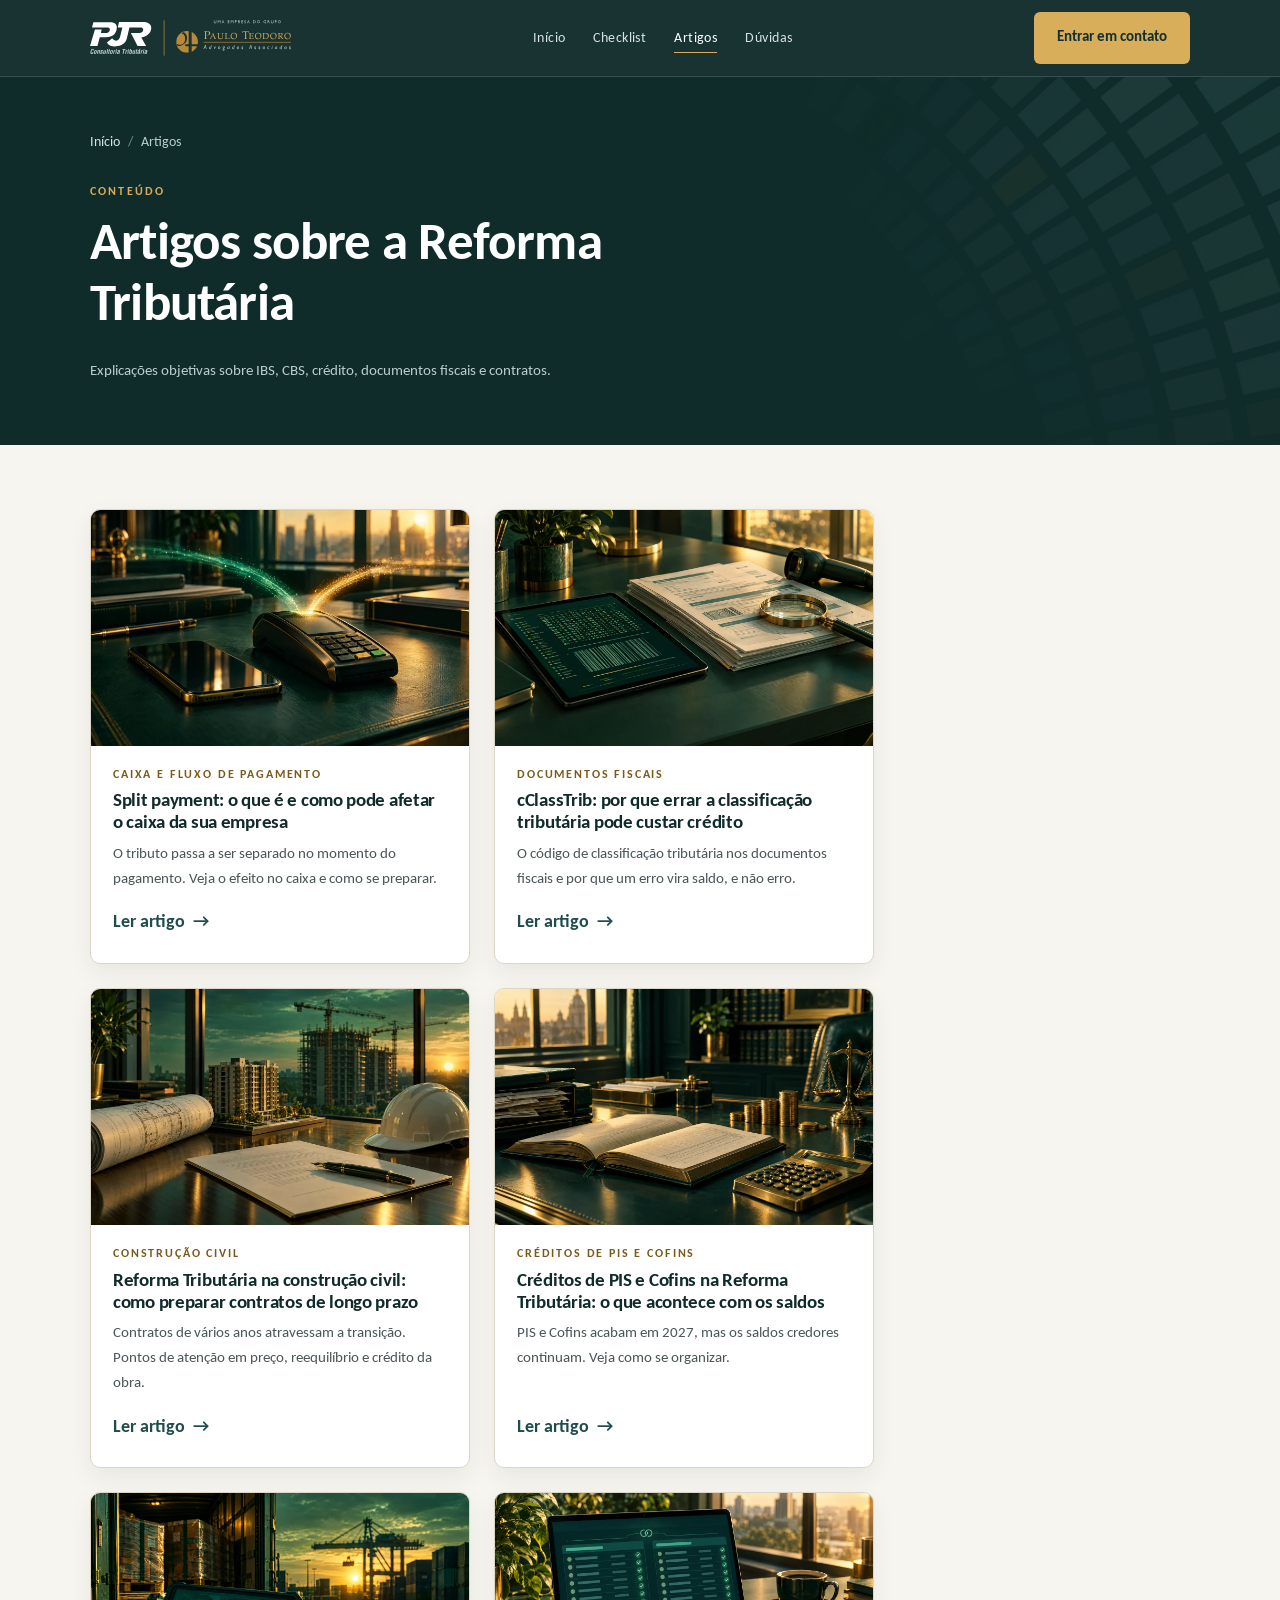
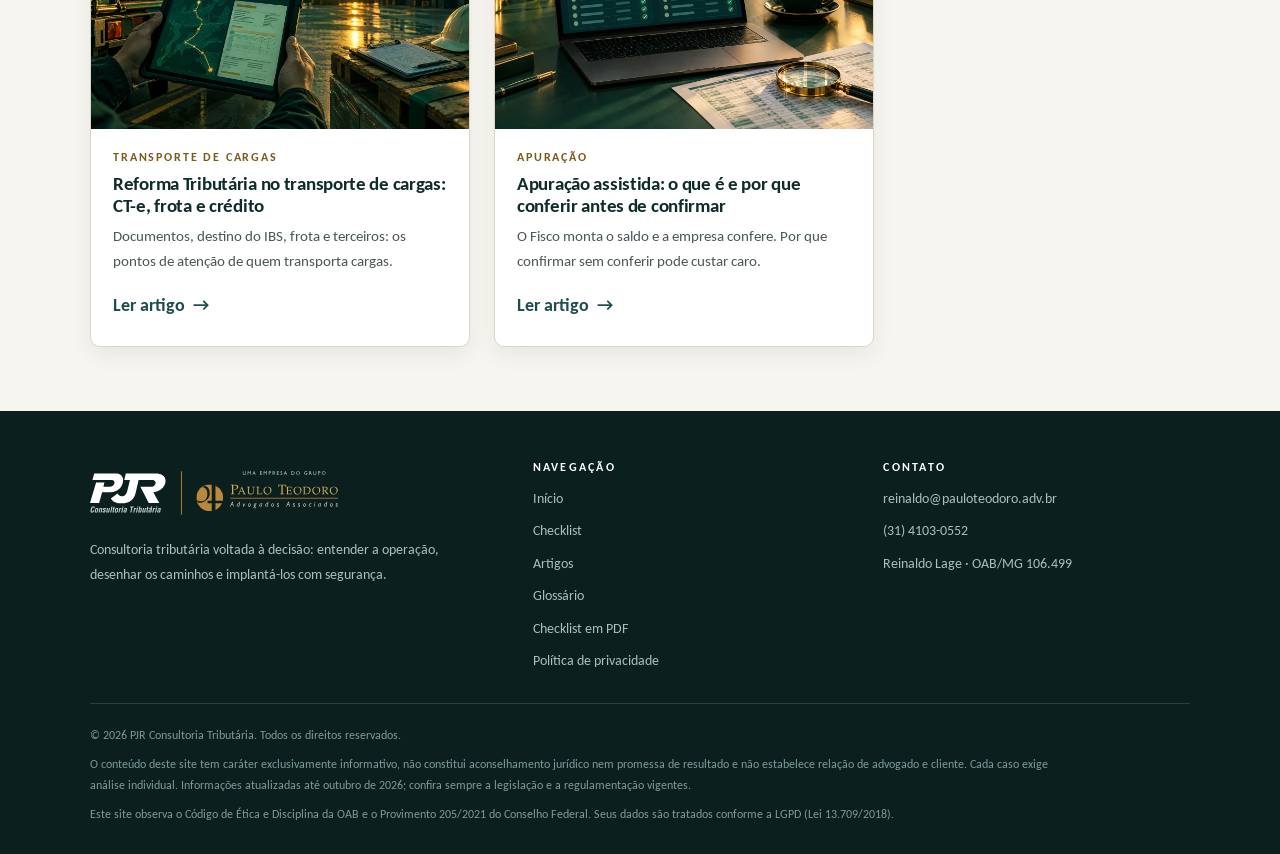
<file: artigos/index.html>
<!doctype html>
<html lang="pt-BR">
<head>
<meta charset="utf-8">
<meta name="viewport" content="width=device-width, initial-scale=1">
<title>Artigos sobre a Reforma Tributária | PJR</title>
<meta name="description" content="Artigos objetivos sobre a Reforma Tributária (IBS e CBS): split payment, classificação tributária, contratos e crédito, escritos por advogado tributarista.">
<meta name="robots" content="index, follow, max-image-preview:large">
<meta name="author" content="Reinaldo Lage">
<meta name="theme-color" content="#0F2B2A">
<link rel="canonical" href="https://samubhz.github.io/pjr-consultoria-tributaria/artigos/">
<link rel="alternate" hreflang="pt-BR" href="https://samubhz.github.io/pjr-consultoria-tributaria/artigos/">
<link rel="icon" type="image/svg+xml" href="../assets/favicon.svg?v=2">
<link rel="icon" href="../assets/favicon.ico?v=2" sizes="any">
<link rel="icon" type="image/png" sizes="32x32" href="../assets/favicon-32.png?v=2">
<link rel="apple-touch-icon" href="../assets/apple-touch-icon.png?v=2">
<link rel="manifest" href="../site.webmanifest">
<meta property="og:type" content="website">
<meta property="og:locale" content="pt_BR">
<meta property="og:site_name" content="PJR Consultoria Tributária">
<meta property="og:title" content="Artigos sobre a Reforma Tributária | PJR">
<meta property="og:description" content="Artigos objetivos sobre a Reforma Tributária (IBS e CBS): split payment, classificação tributária, contratos e crédito, escritos por advogado tributarista.">
<meta property="og:url" content="https://samubhz.github.io/pjr-consultoria-tributaria/artigos/">
<meta property="og:image" content="https://samubhz.github.io/pjr-consultoria-tributaria/assets/og-image.jpg">
<meta property="og:image:width" content="1200"><meta property="og:image:height" content="630">
<meta name="twitter:card" content="summary_large_image">
<meta name="twitter:title" content="Artigos sobre a Reforma Tributária | PJR">
<meta name="twitter:description" content="Artigos objetivos sobre a Reforma Tributária (IBS e CBS): split payment, classificação tributária, contratos e crédito, escritos por advogado tributarista.">
<meta name="twitter:image" content="https://samubhz.github.io/pjr-consultoria-tributaria/assets/og-image.jpg">
<script type="application/ld+json">
{
  "@context": "https://schema.org",
  "@type": "CollectionPage",
  "name": "Artigos sobre a Reforma Tributária",
  "url": "https://samubhz.github.io/pjr-consultoria-tributaria/artigos/",
  "hasPart": [
    {
      "@type": "Article",
      "headline": "Split payment: o que é e como pode afetar o caixa da sua empresa",
      "url": "https://samubhz.github.io/pjr-consultoria-tributaria/artigos/split-payment-reforma-tributaria.html"
    },
    {
      "@type": "Article",
      "headline": "cClassTrib: por que errar a classificação tributária pode custar crédito",
      "url": "https://samubhz.github.io/pjr-consultoria-tributaria/artigos/cclasstrib-classificacao-tributaria.html"
    },
    {
      "@type": "Article",
      "headline": "Reforma Tributária na construção civil: como preparar contratos de longo prazo",
      "url": "https://samubhz.github.io/pjr-consultoria-tributaria/artigos/reforma-tributaria-construcao-civil-contratos.html"
    },
    {
      "@type": "Article",
      "headline": "Créditos de PIS e Cofins na Reforma Tributária: o que acontece com os saldos",
      "url": "https://samubhz.github.io/pjr-consultoria-tributaria/artigos/creditos-pis-cofins-reforma-tributaria.html"
    },
    {
      "@type": "Article",
      "headline": "Reforma Tributária no transporte de cargas: CT-e, frota e crédito",
      "url": "https://samubhz.github.io/pjr-consultoria-tributaria/artigos/reforma-tributaria-transporte-de-cargas-cte.html"
    },
    {
      "@type": "Article",
      "headline": "Apuração assistida: o que é e por que conferir antes de confirmar",
      "url": "https://samubhz.github.io/pjr-consultoria-tributaria/artigos/apuracao-assistida-o-que-e.html"
    }
  ]
}
</script>
<link rel="preload" href="../assets/fonts/carlito-400.woff2" as="font" type="font/woff2" crossorigin>
<link rel="preload" href="../assets/fonts/carlito-700.woff2" as="font" type="font/woff2" crossorigin>
<link rel="stylesheet" href="../assets/blog.css">
</head>
<body>
<a class="skip" href="#conteudo">Ir para o conteúdo</a>
<header class="site">
  <div class="container nav">
    <a href="../index.html" aria-label="PJR Consultoria Tributária, início"><img src="../assets/selo-grupo-negativo.svg" alt="PJR Consultoria Tributária, uma empresa do grupo Paulo Teodoro Advogados Associados" width="201" height="52"></a>
    <nav aria-label="Principal"><ul>
      <li><a class="link" href="../index.html">Início</a></li>
      <li><a class="link" href="../index.html#checklist">Checklist</a></li>
      <li><a class="link" href="index.html" aria-current="page">Artigos</a></li>
      <li><a class="link" href="../index.html#faq">Dúvidas</a></li>
    </ul></nav>
    <a class="btn btn-primary" href="../index.html#contato">Entrar em contato</a>
  </div>
</header>
<main id="conteudo">
<div class="a-hero"><div class="container">
  <p class="crumbs"><a href="../index.html">Início</a><span>/</span>Artigos</p>
  <span class="tag">Conteúdo</span>
  <h1>Artigos sobre a Reforma Tributária</h1>
  <p class="meta">Explicações objetivas sobre IBS, CBS, crédito, documentos fiscais e contratos.</p>
</div></div>
<section class="related" style="background:var(--paper)"><div class="container"><div class="cards"><a class="card" href="split-payment-reforma-tributaria.html"><img src="../assets/art-split.webp" alt="Terminal de pagamento e celular sobre uma mesa verde, com um fluxo de luz se dividindo em dois" width="1600" height="900" loading="lazy"><div><span class="tag">Caixa e fluxo de pagamento</span><h3>Split payment: o que é e como pode afetar o caixa da sua empresa</h3><p>O tributo passa a ser separado no momento do pagamento. Veja o efeito no caixa e como se preparar.</p><span class="more">Ler artigo <span aria-hidden="true">→</span></span></div></a><a class="card" href="cclasstrib-classificacao-tributaria.html"><img src="../assets/art-cclasstrib.webp" alt="Tablet com códigos, notas fiscais e uma lupa dourada sobre a mesa" width="1600" height="900" loading="lazy"><div><span class="tag">Documentos fiscais</span><h3>cClassTrib: por que errar a classificação tributária pode custar crédito</h3><p>O código de classificação tributária nos documentos fiscais e por que um erro vira saldo, e não erro.</p><span class="more">Ler artigo <span aria-hidden="true">→</span></span></div></a><a class="card" href="reforma-tributaria-construcao-civil-contratos.html"><img src="../assets/art-obra.webp" alt="Planta, contrato e capacete sobre a mesa, com um edifício em obras ao fundo" width="1600" height="900" loading="lazy"><div><span class="tag">Construção civil</span><h3>Reforma Tributária na construção civil: como preparar contratos de longo prazo</h3><p>Contratos de vários anos atravessam a transição. Pontos de atenção em preço, reequilíbrio e crédito da obra.</p><span class="more">Ler artigo <span aria-hidden="true">→</span></span></div></a><a class="card" href="creditos-pis-cofins-reforma-tributaria.html"><img src="../assets/art-pis.webp" alt="Livro-caixa, calculadora, moedas e balança sobre uma mesa de escritório" width="1600" height="900" loading="lazy"><div><span class="tag">Créditos de PIS e Cofins</span><h3>Créditos de PIS e Cofins na Reforma Tributária: o que acontece com os saldos</h3><p>PIS e Cofins acabam em 2027, mas os saldos credores continuam. Veja como se organizar.</p><span class="more">Ler artigo <span aria-hidden="true">→</span></span></div></a><a class="card" href="reforma-tributaria-transporte-de-cargas-cte.html"><img src="../assets/art-transporte.webp" alt="Tablet com rota e documento de frete diante de um caminhão carregado ao entardecer" width="1600" height="900" loading="lazy"><div><span class="tag">Transporte de cargas</span><h3>Reforma Tributária no transporte de cargas: CT-e, frota e crédito</h3><p>Documentos, destino do IBS, frota e terceiros: os pontos de atenção de quem transporta cargas.</p><span class="more">Ler artigo <span aria-hidden="true">→</span></span></div></a><a class="card" href="apuracao-assistida-o-que-e.html"><img src="../assets/art-apuracao.webp" alt="Notebook com painel de conferência de documentos e lupa sobre uma planilha" width="1600" height="900" loading="lazy"><div><span class="tag">Apuração</span><h3>Apuração assistida: o que é e por que conferir antes de confirmar</h3><p>O Fisco monta o saldo e a empresa confere. Por que confirmar sem conferir pode custar caro.</p><span class="more">Ler artigo <span aria-hidden="true">→</span></span></div></a></div></div></section>
</main>
<a class="wa" href="https://wa.me/5531992172016?text=Ol%C3%A1%2C%20vim%20pelo%20site%20da%20PJR%20e%20gostaria%20de%20conversar%20sobre%20a%20Reforma%20Tribut%C3%A1ria." aria-label="Conversar pelo WhatsApp" rel="noopener"><svg class="icon" viewBox="0 0 448 512" aria-hidden="true"><path d="M380.9 97.1C339 55.1 283.2 32 223.9 32c-122.4 0-222 99.6-222 222 0 39.1 10.2 77.3 29.6 111L0 480l117.7-30.9c32.4 17.7 68.9 27 106.1 27h.1c122.3 0 224.1-99.6 224.1-222 0-59.3-25.2-115-67.1-157zm-157 341.6c-33.2 0-65.7-8.9-94-25.7l-6.7-4-69.8 18.3L72 359.2l-4.4-7c-18.5-29.4-28.2-63.3-28.2-98.2 0-101.7 82.8-184.5 184.6-184.5 49.3 0 95.6 19.2 130.4 54.1 34.8 34.9 56.2 81.2 56.1 130.5 0 101.8-84.9 184.6-186.6 184.6zm101.2-138.2c-5.5-2.8-32.8-16.2-37.9-18-5.1-1.9-8.8-2.8-12.5 2.8-3.7 5.6-14.3 18-17.6 21.8-3.2 3.7-6.5 4.2-12 1.4-32.6-16.3-54-29.1-75.5-66-5.7-9.8 5.7-9.1 16.3-30.3 1.8-3.7.9-6.9-.5-9.7-1.4-2.8-12.5-30.1-17.1-41.2-4.5-10.8-9.1-9.3-12.5-9.5-3.2-.2-6.9-.2-10.6-.2-3.7 0-9.7 1.4-14.8 6.9-5.1 5.6-19.4 19-19.4 46.3 0 27.3 19.9 53.7 22.6 57.4 2.8 3.7 39.1 59.7 94.8 83.8 35.2 15.2 49 16.5 66.6 13.9 10.7-1.6 32.8-13.4 37.4-26.4 4.6-13 4.6-24.1 3.2-26.4-1.3-2.5-5-3.9-10.5-6.6z"></path></svg></a>
<noscript><style>.wa{opacity:1;pointer-events:auto}</style></noscript>
<script>(function(){var h=document.querySelector("header.site"),w=document.querySelector(".wa"),t=false;function f(){if(t)return;t=true;requestAnimationFrame(function(){h.classList.toggle("scrolled",window.scrollY>8);w.classList.toggle("show",window.scrollY>400);t=false})}window.addEventListener("scroll",f,{passive:true});f();var b=document.querySelector("[data-copy]");if(b)b.addEventListener("click",function(){var u=location.href.split("#")[0],ok=function(){b.textContent="Link copiado"};if(navigator.clipboard&&navigator.clipboard.writeText){navigator.clipboard.writeText(u).then(ok,function(){window.prompt("Copie o link:",u)})}else{window.prompt("Copie o link:",u)}})})();</script>
<footer>
  <div class="container">
    <div class="fgrid">
      <div><img src="../assets/selo-grupo-negativo.svg" alt="PJR Consultoria Tributária, uma empresa do grupo Paulo Teodoro Advogados Associados" width="248" height="64" loading="lazy" style="height:64px;width:auto;max-width:100%"><p>Consultoria tributária voltada à decisão: entender a operação, desenhar os caminhos e implantá-los com segurança.</p></div>
      <div><h3>Navegação</h3><ul><li><a href="../index.html">Início</a></li><li><a href="../index.html#checklist">Checklist</a></li><li><a href="index.html">Artigos</a></li><li><a href="../index.html#glossario">Glossário</a></li><li><a href="../checklist-reforma-tributaria-PJR.pdf" download>Checklist em PDF</a></li><li><a href="../privacidade.html">Política de privacidade</a></li></ul></div>
      <div><h3>Contato</h3><ul><li><a href="mailto:reinaldo@pauloteodoro.adv.br">reinaldo@pauloteodoro.adv.br</a></li><li><a href="tel:+553141030552">(31) 4103-0552</a></li><li>Reinaldo Lage · OAB/MG 106.499</li></ul></div>
    </div>
    <div class="legal">
      <span>© 2026 PJR Consultoria Tributária. Todos os direitos reservados.</span>
      <span>O conteúdo deste site tem caráter exclusivamente informativo, não constitui aconselhamento jurídico nem promessa de resultado e não estabelece relação de advogado e cliente. Cada caso exige análise individual. Informações atualizadas até outubro de 2026; confira sempre a legislação e a regulamentação vigentes.</span>
      <span>Este site observa o Código de Ética e Disciplina da OAB e o Provimento 205/2021 do Conselho Federal. Seus dados são tratados conforme a LGPD (Lei 13.709/2018).</span>
    </div>
  </div>
</footer>
</body>
</html>
</file>
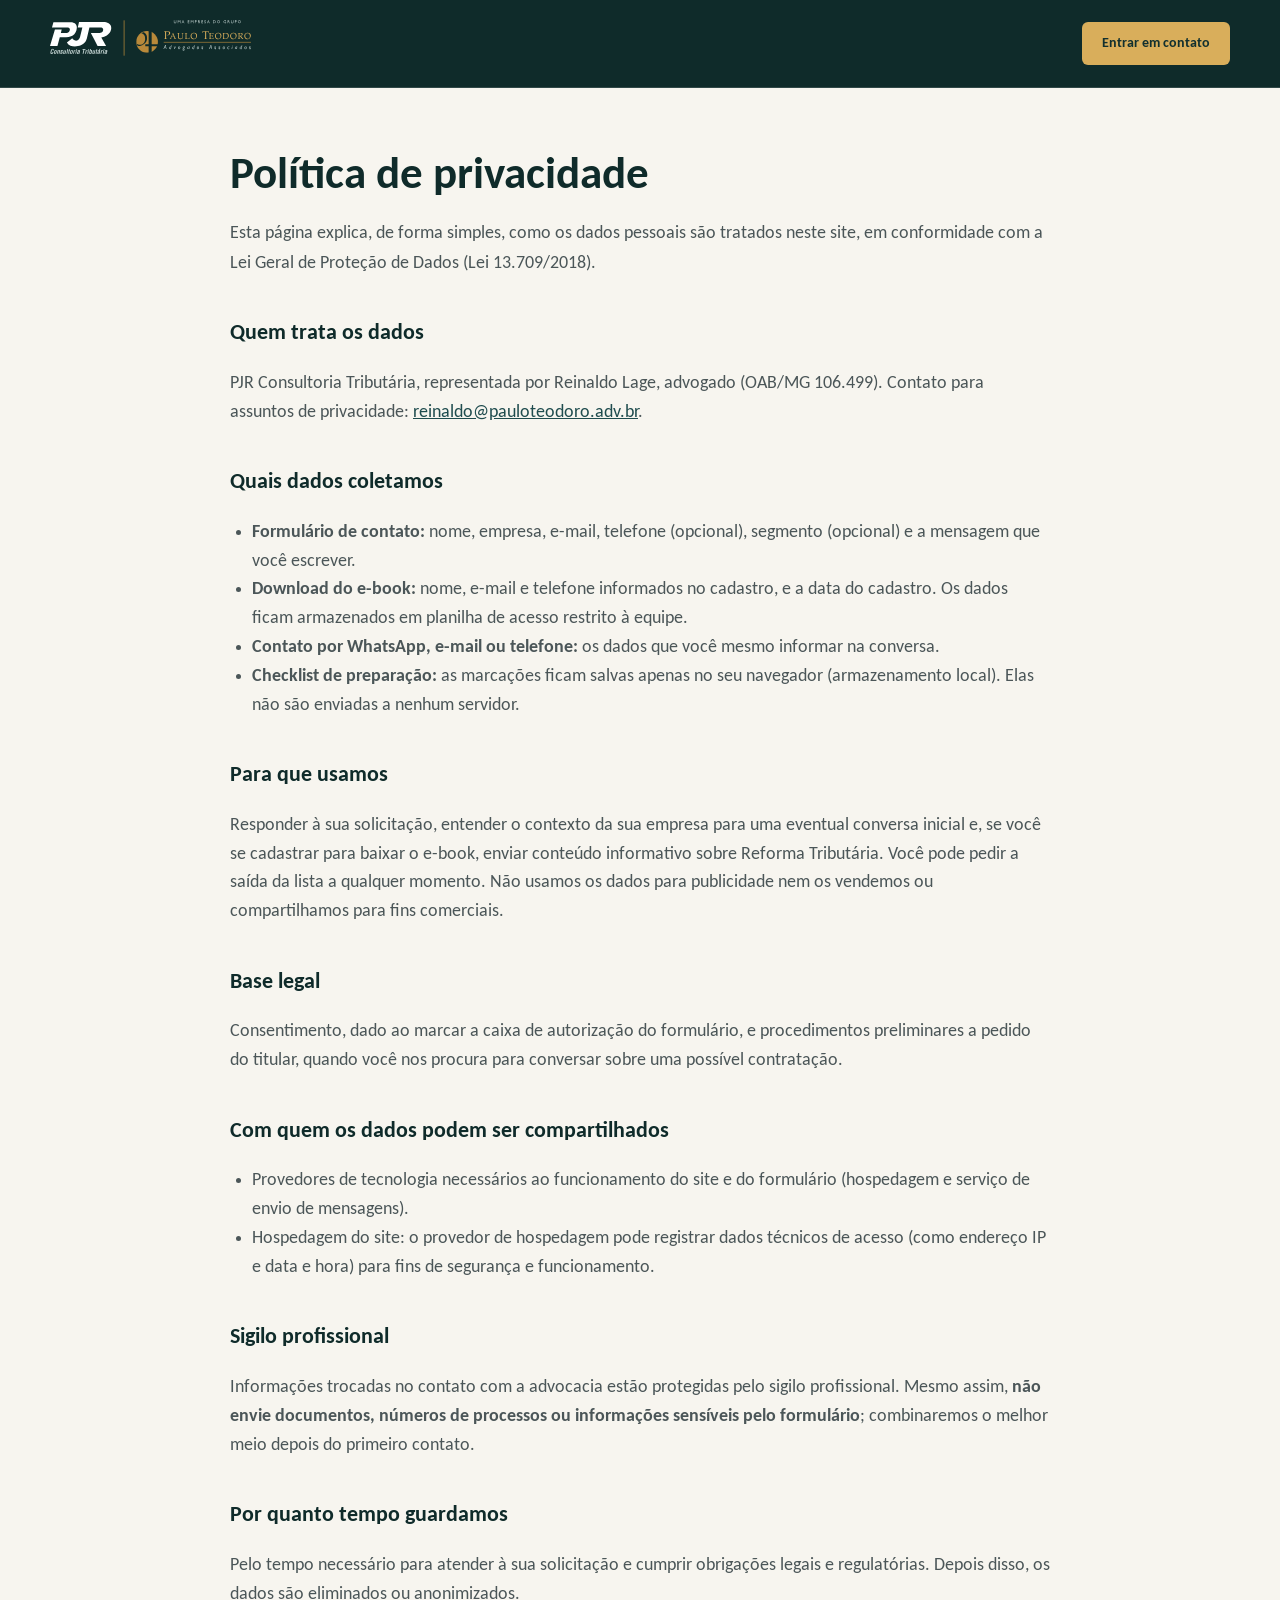
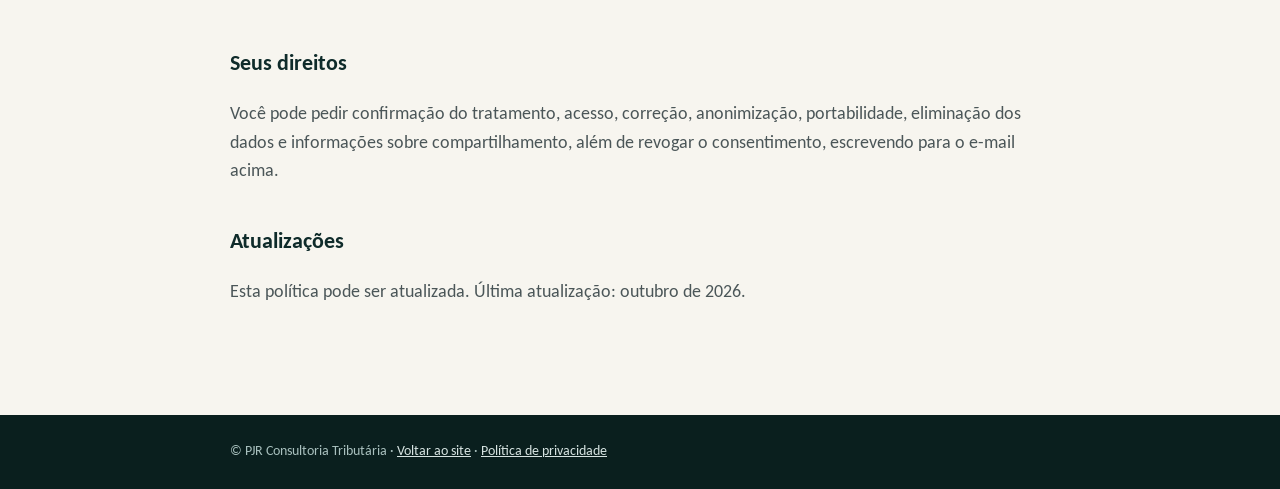
<file: privacidade.html>
<!doctype html>
<html lang="pt-BR"><head><meta charset="utf-8"><meta name="viewport" content="width=device-width, initial-scale=1">
<title>Política de privacidade | PJR Consultoria Tributária</title><meta name="description" content="Como a PJR Consultoria Tributária trata os dados pessoais coletados neste site, conforme a LGPD."><meta name="robots" content="index, follow">
<link rel="canonical" href="https://samubhz.github.io/pjr-consultoria-tributaria/privacidade.html">
<link rel="icon" type="image/svg+xml" href="assets/favicon.svg?v=2">
<link rel="icon" href="assets/favicon.ico?v=2" sizes="any">
<link rel="icon" type="image/png" sizes="32x32" href="assets/favicon-32.png?v=2">
<link rel="apple-touch-icon" href="assets/apple-touch-icon.png?v=2">
<link rel="manifest" href="site.webmanifest"><meta name="theme-color" content="#0F2B2A">
<style>
@font-face{font-family:Carlito;font-style:normal;font-weight:400;font-display:swap;src:local("Calibri"),url(assets/fonts/carlito-400.woff2) format("woff2")}
@font-face{font-family:Carlito;font-style:normal;font-weight:700;font-display:swap;src:local("Calibri Bold"),url(assets/fonts/carlito-700.woff2) format("woff2")}
@font-face{font-family:Carlito;font-style:italic;font-weight:400;font-display:swap;src:local("Calibri Italic"),url(assets/fonts/carlito-400-italic.woff2) format("woff2")}
:root{--green:#1F4C4E;--deep:#0F2B2A;--gold:#D9AE5B;--paper:#F7F5EF;--ink:#1B2627;--soft:#4B5658;--line:#DCD6C8}
*{box-sizing:border-box}body{margin:0;font-family:Calibri,Carlito,"Segoe UI",system-ui,sans-serif;font-size:18px;line-height:1.6;color:var(--ink);background:var(--paper)}
header{background:var(--deep);padding:12px 0;border-bottom:1px solid rgba(255,255,255,.14)}
.w{width:min(820px,100% - 44px);margin-inline:auto}header .w{width:min(1180px,100% - 44px);display:flex;justify-content:space-between;align-items:center;gap:16px}
header img{height:52px;width:auto;max-width:62vw}header a.b{background:var(--gold);color:#12302F;padding:10px 20px;border-radius:6px;font-weight:700;text-decoration:none;font-size:.9rem}
main{padding:64px 0 90px}h1{font-size:clamp(2rem,4vw,2.8rem);line-height:1.1;color:var(--deep);margin:0 0 .4em}
h2{font-size:1.35rem;color:var(--deep);margin:1.8em 0 .4em}p,li{color:var(--soft)}a{color:var(--green)}ul{padding-left:1.2em}
.lead{font-size:1.15rem}footer{background:#0A1F1E;color:#A9C0BE;padding:26px 0;font-size:.85rem}footer a{color:#D6E3E1}
</style></head><body>
<header><div class="w"><a href="./"><img src="assets/selo-grupo-negativo.svg" alt="PJR Consultoria Tributária, uma empresa do grupo Paulo Teodoro Advogados Associados" width="201" height="52"></a><a class="b" href="./#contato">Entrar em contato</a></div></header>
<main><div class="w">
<h1>Política de privacidade</h1>
<p class="lead">Esta página explica, de forma simples, como os dados pessoais são tratados neste site, em conformidade com a Lei Geral de Proteção de Dados (Lei 13.709/2018).</p>
<h2>Quem trata os dados</h2>
<p>PJR Consultoria Tributária, representada por Reinaldo Lage, advogado (OAB/MG 106.499). Contato para assuntos de privacidade: <a href="mailto:reinaldo@pauloteodoro.adv.br">reinaldo@pauloteodoro.adv.br</a>.</p>
<h2>Quais dados coletamos</h2>
<ul><li><strong>Formulário de contato:</strong> nome, empresa, e-mail, telefone (opcional), segmento (opcional) e a mensagem que você escrever.</li>
<li><strong>Download do e-book:</strong> nome, e-mail e telefone informados no cadastro, e a data do cadastro. Os dados ficam armazenados em planilha de acesso restrito à equipe.</li>
<li><strong>Contato por WhatsApp, e-mail ou telefone:</strong> os dados que você mesmo informar na conversa.</li>
<li><strong>Checklist de preparação:</strong> as marcações ficam salvas apenas no seu navegador (armazenamento local). Elas não são enviadas a nenhum servidor.</li></ul>
<h2>Para que usamos</h2>
<p>Responder à sua solicitação, entender o contexto da sua empresa para uma eventual conversa inicial e, se você se cadastrar para baixar o e-book, enviar conteúdo informativo sobre Reforma Tributária. Você pode pedir a saída da lista a qualquer momento. Não usamos os dados para publicidade nem os vendemos ou compartilhamos para fins comerciais.</p>
<h2>Base legal</h2>
<p>Consentimento, dado ao marcar a caixa de autorização do formulário, e procedimentos preliminares a pedido do titular, quando você nos procura para conversar sobre uma possível contratação.</p>
<h2>Com quem os dados podem ser compartilhados</h2>
<ul><li>Provedores de tecnologia necessários ao funcionamento do site e do formulário (hospedagem e serviço de envio de mensagens).</li>
<li>Hospedagem do site: o provedor de hospedagem pode registrar dados técnicos de acesso (como endereço IP e data e hora) para fins de segurança e funcionamento.</li></ul>
<h2>Sigilo profissional</h2>
<p>Informações trocadas no contato com a advocacia estão protegidas pelo sigilo profissional. Mesmo assim, <strong>não envie documentos, números de processos ou informações sensíveis pelo formulário</strong>; combinaremos o melhor meio depois do primeiro contato.</p>
<h2>Por quanto tempo guardamos</h2>
<p>Pelo tempo necessário para atender à sua solicitação e cumprir obrigações legais e regulatórias. Depois disso, os dados são eliminados ou anonimizados.</p>
<h2>Seus direitos</h2>
<p>Você pode pedir confirmação do tratamento, acesso, correção, anonimização, portabilidade, eliminação dos dados e informações sobre compartilhamento, além de revogar o consentimento, escrevendo para o e-mail acima.</p>
<h2>Atualizações</h2>
<p>Esta política pode ser atualizada. Última atualização: outubro de 2026.</p>
</div></main><footer><div class="w">© PJR Consultoria Tributária · <a href="./">Voltar ao site</a> · <a href="privacidade.html">Política de privacidade</a></div></footer></body></html>
</file>
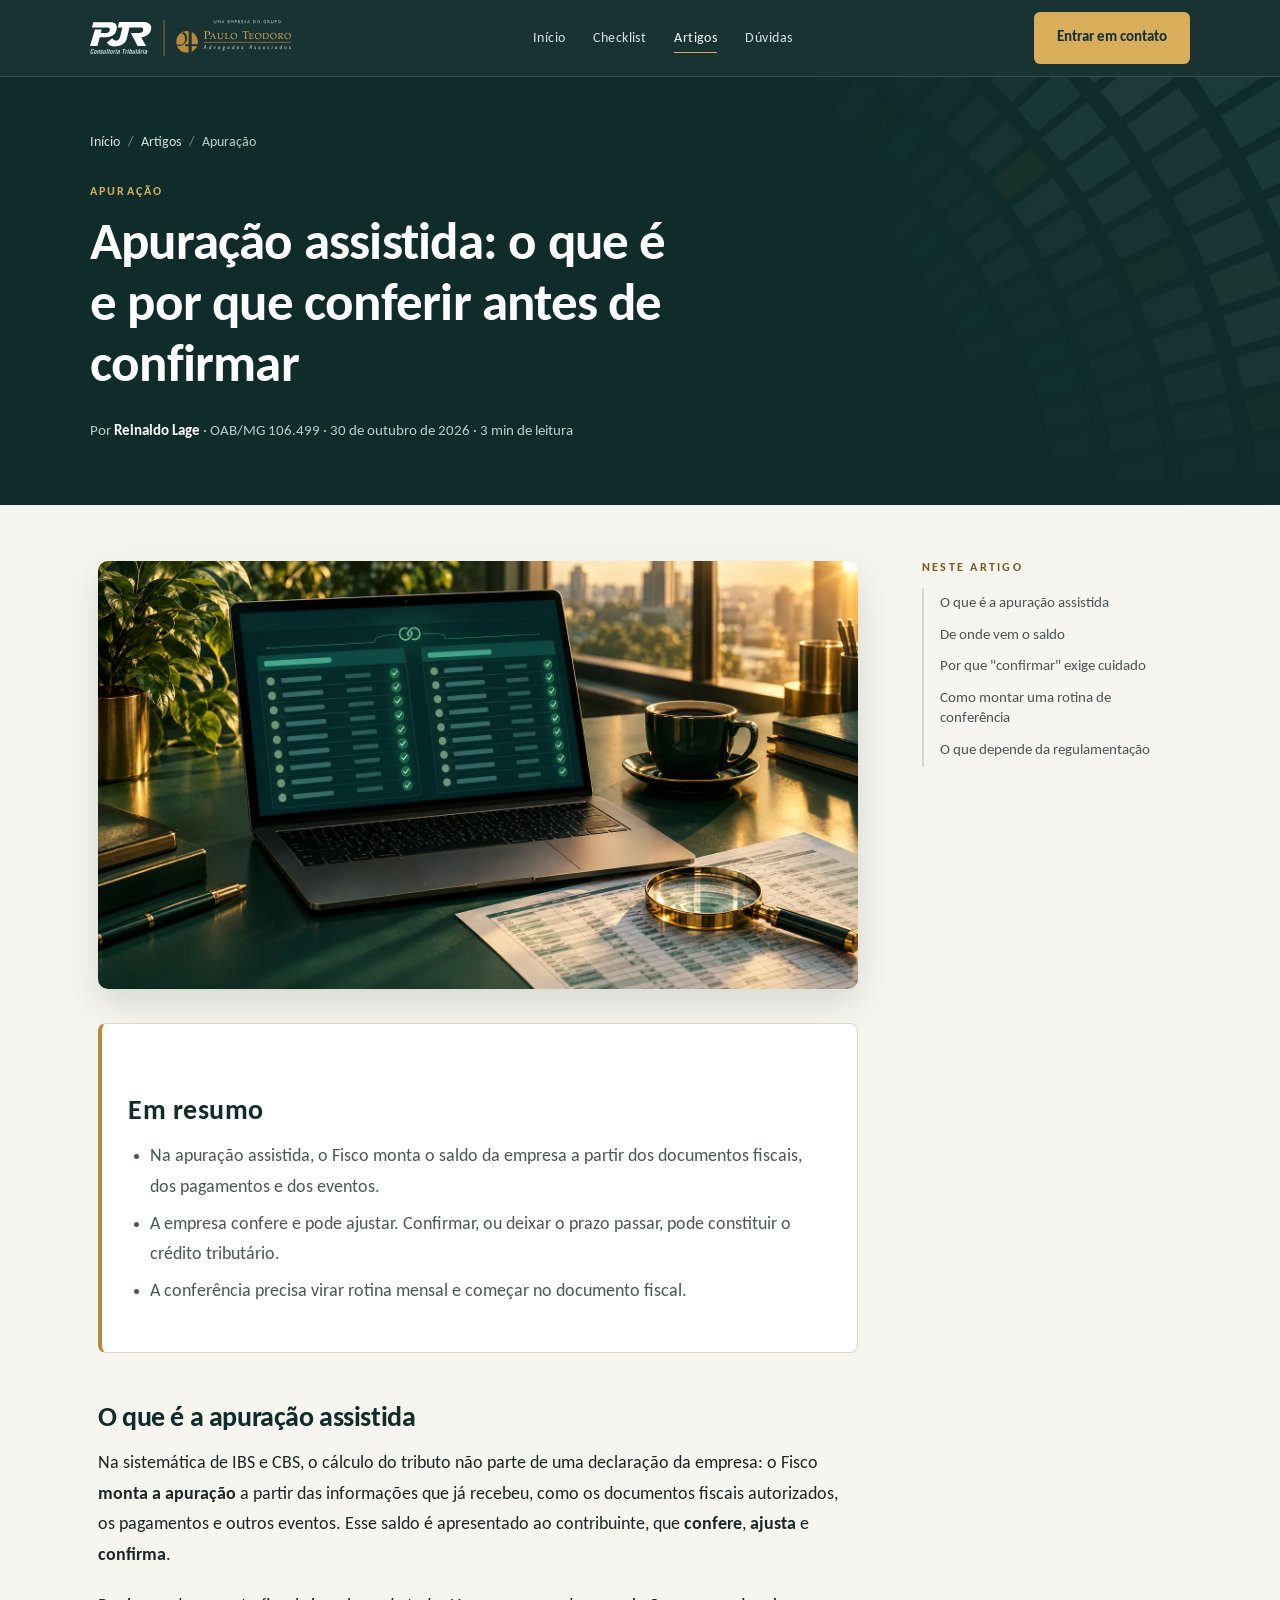
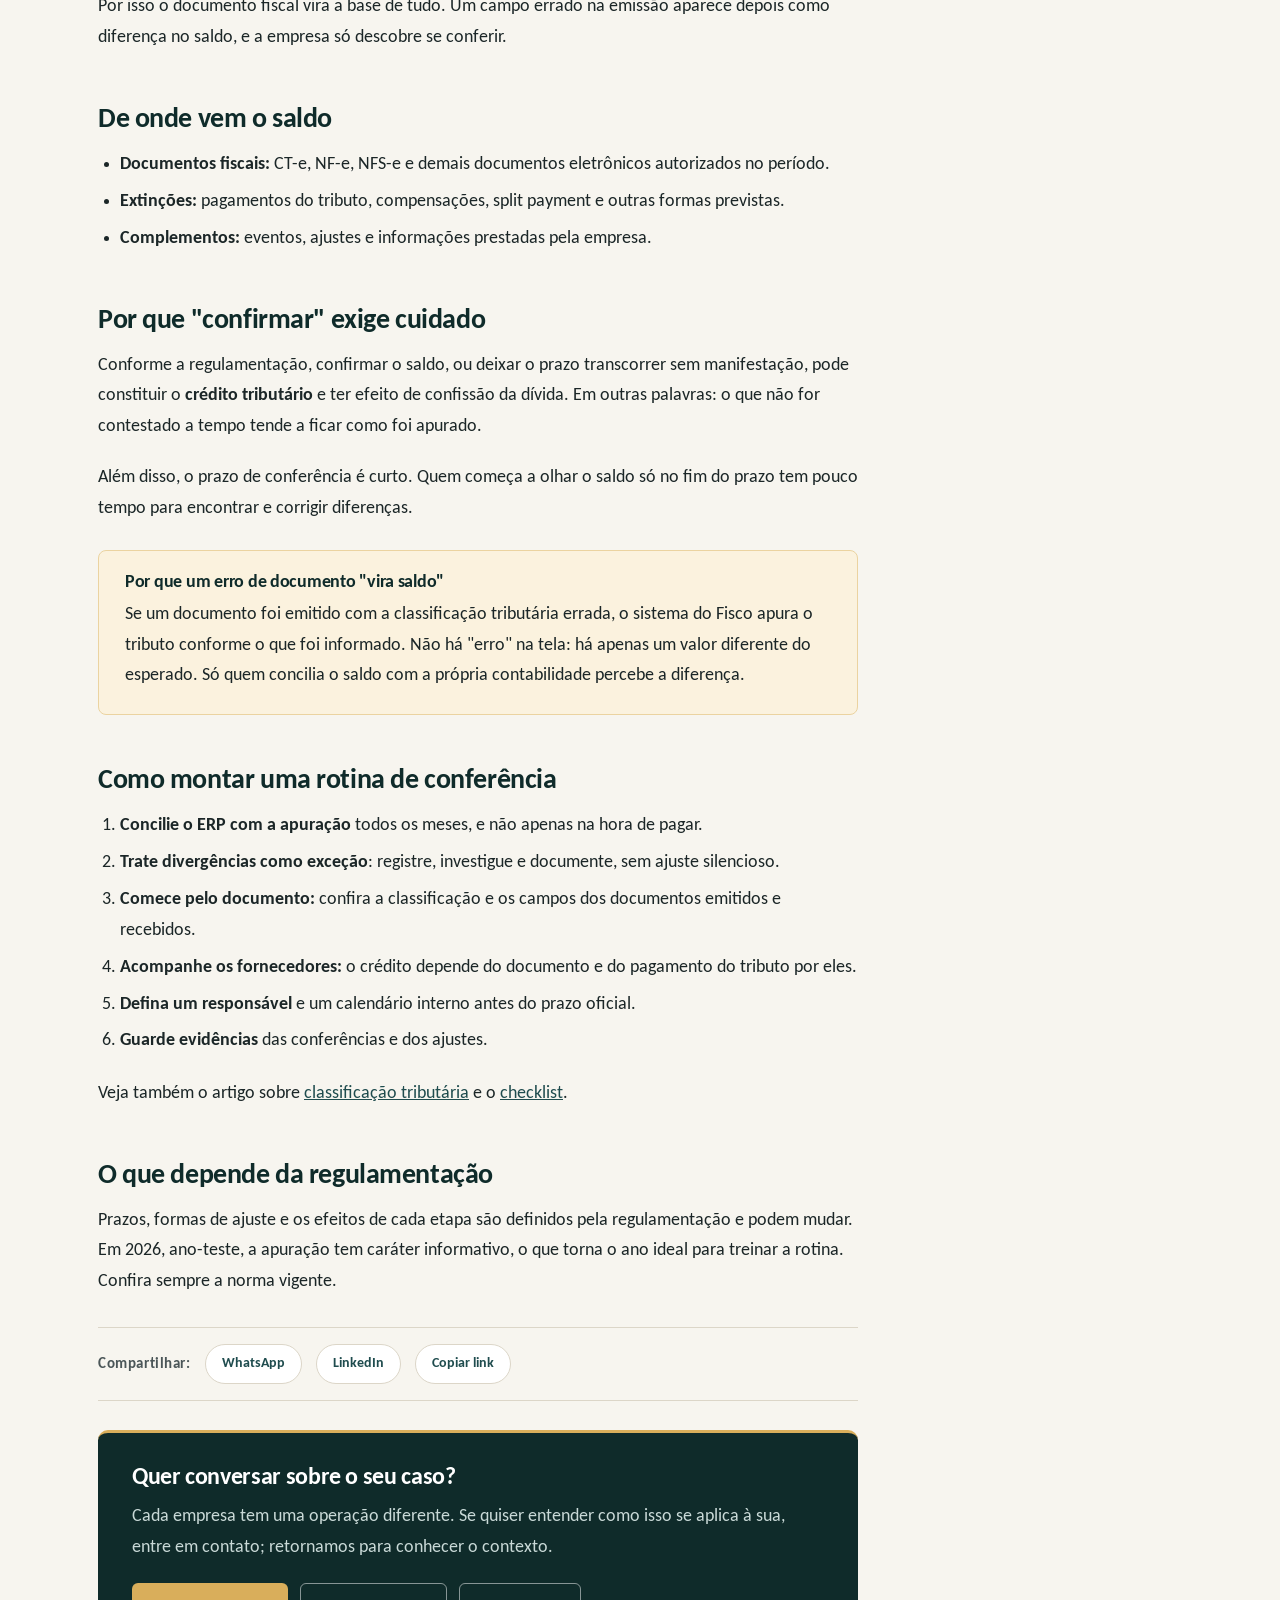
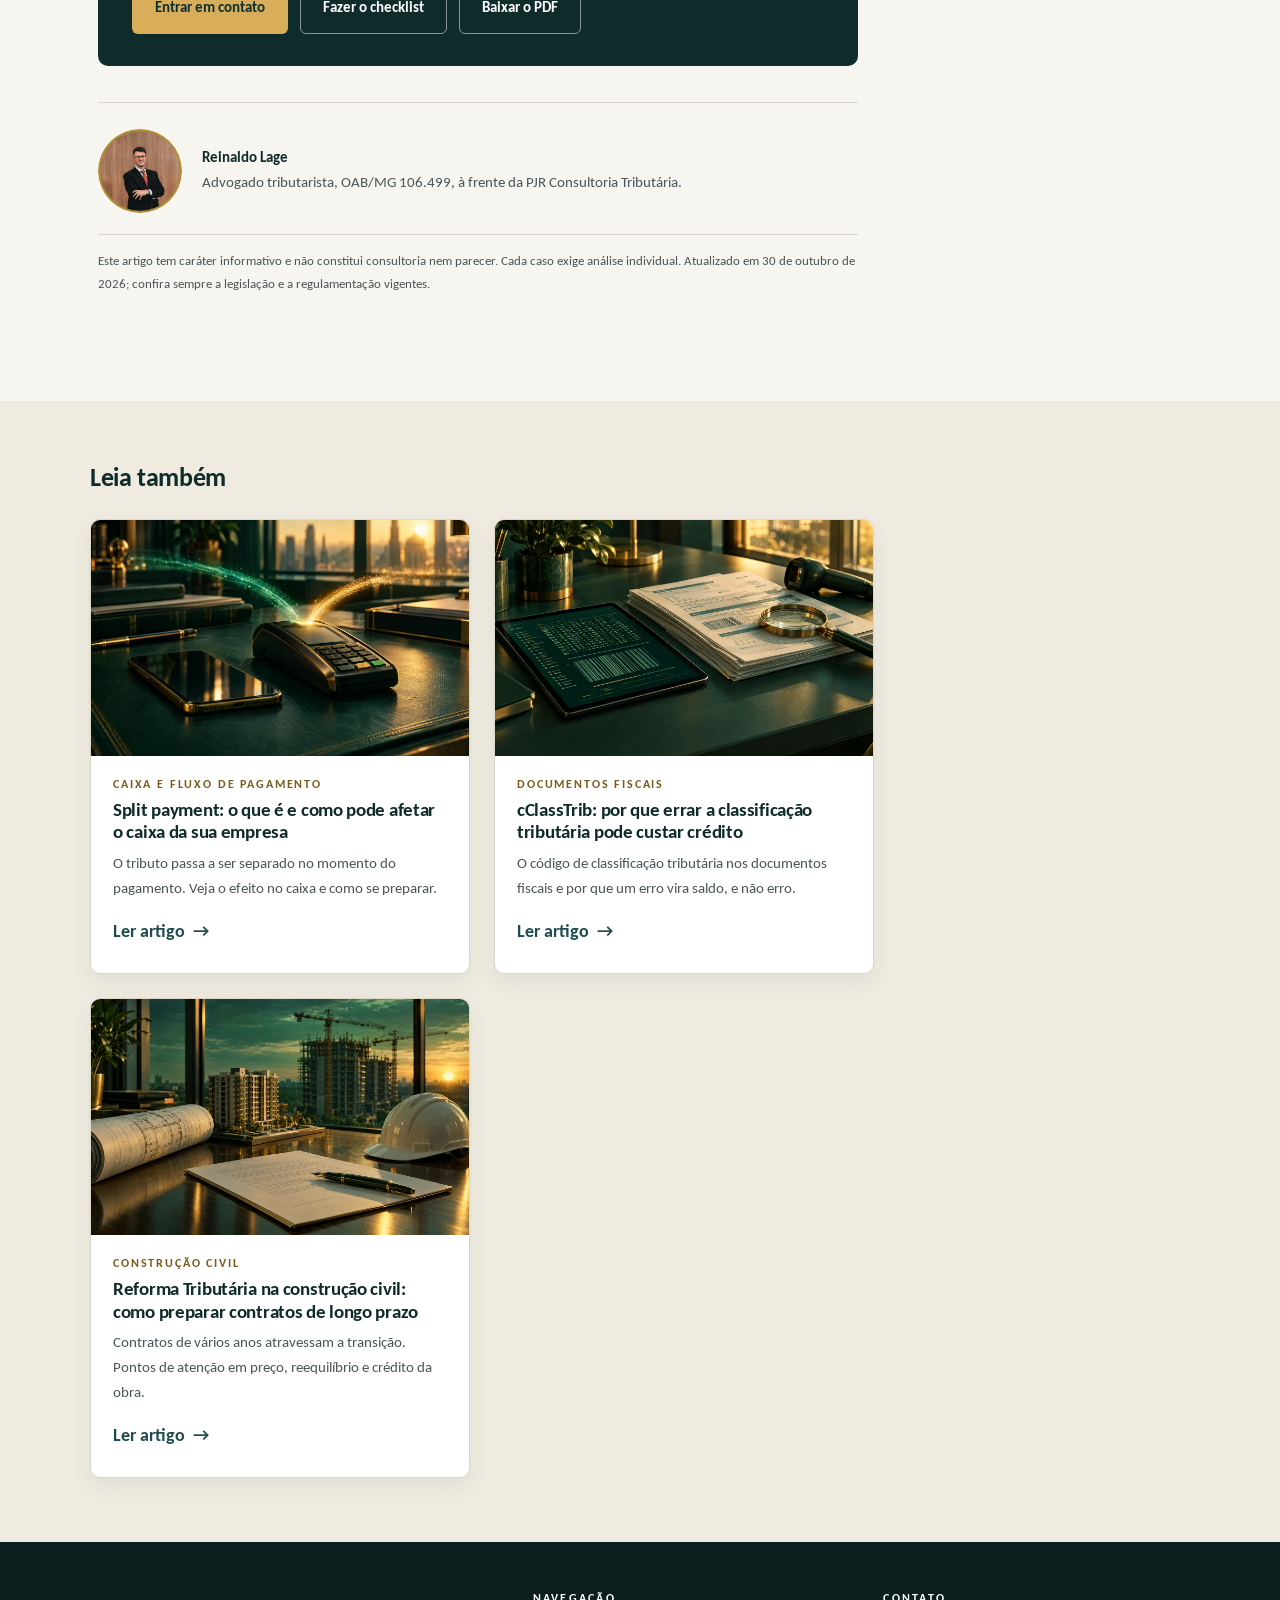
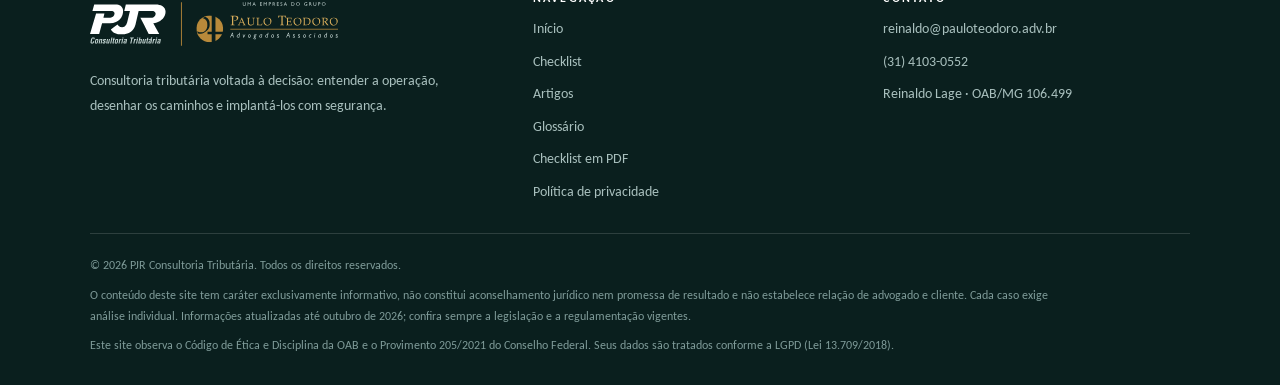
<file: artigos/apuracao-assistida-o-que-e.html>
<!doctype html>
<html lang="pt-BR">
<head>
<meta charset="utf-8">
<meta name="viewport" content="width=device-width, initial-scale=1">
<title>Apuração assistida: o que é e como conferir | PJR</title>
<meta name="description" content="Entenda a apuração assistida do IBS e da CBS, como o Fisco monta o saldo e por que a empresa deve conferir os documentos antes de confirmar.">
<meta name="robots" content="index, follow, max-image-preview:large">
<meta name="author" content="Reinaldo Lage">
<meta name="theme-color" content="#0F2B2A">
<link rel="canonical" href="https://samubhz.github.io/pjr-consultoria-tributaria/artigos/apuracao-assistida-o-que-e.html">
<link rel="alternate" hreflang="pt-BR" href="https://samubhz.github.io/pjr-consultoria-tributaria/artigos/apuracao-assistida-o-que-e.html">
<link rel="icon" type="image/svg+xml" href="../assets/favicon.svg?v=2">
<link rel="icon" href="../assets/favicon.ico?v=2" sizes="any">
<link rel="icon" type="image/png" sizes="32x32" href="../assets/favicon-32.png?v=2">
<link rel="apple-touch-icon" href="../assets/apple-touch-icon.png?v=2">
<link rel="manifest" href="../site.webmanifest">
<meta property="og:type" content="article">
<meta property="og:locale" content="pt_BR">
<meta property="og:site_name" content="PJR Consultoria Tributária">
<meta property="og:title" content="Apuração assistida: o que é e como conferir | PJR">
<meta property="og:description" content="Entenda a apuração assistida do IBS e da CBS, como o Fisco monta o saldo e por que a empresa deve conferir os documentos antes de confirmar.">
<meta property="og:url" content="https://samubhz.github.io/pjr-consultoria-tributaria/artigos/apuracao-assistida-o-que-e.html">
<meta property="og:image" content="https://samubhz.github.io/pjr-consultoria-tributaria/assets/og-apuracao-assistida-o-que-e.jpg">
<meta property="og:image:width" content="1200"><meta property="og:image:height" content="630">
<meta name="twitter:card" content="summary_large_image">
<meta name="twitter:title" content="Apuração assistida: o que é e como conferir | PJR">
<meta name="twitter:description" content="Entenda a apuração assistida do IBS e da CBS, como o Fisco monta o saldo e por que a empresa deve conferir os documentos antes de confirmar.">
<meta name="twitter:image" content="https://samubhz.github.io/pjr-consultoria-tributaria/assets/og-apuracao-assistida-o-que-e.jpg">
<meta property="article:published_time" content="2026-10-30"><meta property="article:author" content="Reinaldo Lage">
<script type="application/ld+json">
{
  "@context": "https://schema.org",
  "@graph": [
    {
      "@type": "Article",
      "@id": "https://samubhz.github.io/pjr-consultoria-tributaria/artigos/apuracao-assistida-o-que-e.html#article",
      "headline": "Apuração assistida: o que é e por que conferir antes de confirmar",
      "description": "Entenda a apuração assistida do IBS e da CBS, como o Fisco monta o saldo e por que a empresa deve conferir os documentos antes de confirmar.",
      "inLanguage": "pt-BR",
      "datePublished": "2026-10-30",
      "dateModified": "2026-10-30",
      "image": "https://samubhz.github.io/pjr-consultoria-tributaria/assets/og-apuracao-assistida-o-que-e.jpg",
      "mainEntityOfPage": "https://samubhz.github.io/pjr-consultoria-tributaria/artigos/apuracao-assistida-o-que-e.html",
      "author": {
        "@type": "Person",
        "name": "Reinaldo Lage",
        "jobTitle": "Advogado tributarista",
        "identifier": "OAB/MG 106.499"
      },
      "publisher": {
        "@type": "Organization",
        "name": "PJR Consultoria Tributária",
        "logo": {
          "@type": "ImageObject",
          "url": "https://samubhz.github.io/pjr-consultoria-tributaria/assets/logo-pjr-color.png"
        }
      }
    },
    {
      "@type": "BreadcrumbList",
      "itemListElement": [
        {
          "@type": "ListItem",
          "position": 1,
          "name": "Início",
          "item": "https://samubhz.github.io/pjr-consultoria-tributaria/"
        },
        {
          "@type": "ListItem",
          "position": 2,
          "name": "Artigos",
          "item": "https://samubhz.github.io/pjr-consultoria-tributaria/artigos/"
        },
        {
          "@type": "ListItem",
          "position": 3,
          "name": "Apuração assistida: o que é e por que conferir antes de confirmar",
          "item": "https://samubhz.github.io/pjr-consultoria-tributaria/artigos/apuracao-assistida-o-que-e.html"
        }
      ]
    }
  ]
}
</script>
<link rel="preload" href="../assets/fonts/carlito-400.woff2" as="font" type="font/woff2" crossorigin>
<link rel="preload" href="../assets/fonts/carlito-700.woff2" as="font" type="font/woff2" crossorigin>
<link rel="stylesheet" href="../assets/blog.css">
</head>
<body>
<a class="skip" href="#conteudo">Ir para o conteúdo</a>
<header class="site">
  <div class="container nav">
    <a href="../index.html" aria-label="PJR Consultoria Tributária, início"><img src="../assets/selo-grupo-negativo.svg" alt="PJR Consultoria Tributária, uma empresa do grupo Paulo Teodoro Advogados Associados" width="201" height="52"></a>
    <nav aria-label="Principal"><ul>
      <li><a class="link" href="../index.html">Início</a></li>
      <li><a class="link" href="../index.html#checklist">Checklist</a></li>
      <li><a class="link" href="index.html" aria-current="page">Artigos</a></li>
      <li><a class="link" href="../index.html#faq">Dúvidas</a></li>
    </ul></nav>
    <a class="btn btn-primary" href="../index.html#contato">Entrar em contato</a>
  </div>
</header>
<main id="conteudo">
<div class="a-hero"><div class="container">
  <p class="crumbs"><a href="../index.html">Início</a><span>/</span><a href="index.html">Artigos</a><span>/</span>Apuração</p>
  <span class="tag">Apuração</span>
  <h1>Apuração assistida: o que é e por que conferir antes de confirmar</h1>
  <p class="meta">Por <b>Reinaldo Lage</b> · OAB/MG 106.499 · 30 de outubro de 2026 · 3 min de leitura</p>
</div></div>
<div class="container a-wrap">
<article class="a-body">
  <figure><img src="../assets/art-apuracao.webp" alt="Notebook com painel de conferência de documentos e lupa sobre uma planilha" width="1600" height="900" fetchpriority="high"></figure>
  <aside class="summary" aria-label="Em resumo"><h2>Em resumo</h2><ul><li>Na apuração assistida, o Fisco monta o saldo da empresa a partir dos documentos fiscais, dos pagamentos e dos eventos.</li><li>A empresa confere e pode ajustar. Confirmar, ou deixar o prazo passar, pode constituir o crédito tributário.</li><li>A conferência precisa virar rotina mensal e começar no documento fiscal.</li></ul></aside>
  <h2 id="o-que-e">O que é a apuração assistida</h2>
<p>Na sistemática de IBS e CBS, o cálculo do tributo não parte de uma declaração da empresa: o Fisco <strong>monta a apuração</strong> a partir das informações que já recebeu, como os documentos fiscais autorizados, os pagamentos e outros eventos. Esse saldo é apresentado ao contribuinte, que <strong>confere</strong>, <strong>ajusta</strong> e <strong>confirma</strong>.</p>
<p>Por isso o documento fiscal vira a base de tudo. Um campo errado na emissão aparece depois como diferença no saldo, e a empresa só descobre se conferir.</p>
<h2 id="de-onde-vem">De onde vem o saldo</h2>
<ul><li><strong>Documentos fiscais:</strong> CT-e, NF-e, NFS-e e demais documentos eletrônicos autorizados no período.</li>
<li><strong>Extinções:</strong> pagamentos do tributo, compensações, split payment e outras formas previstas.</li>
<li><strong>Complementos:</strong> eventos, ajustes e informações prestadas pela empresa.</li></ul>
<h2 id="confirmar">Por que &quot;confirmar&quot; exige cuidado</h2>
<p>Conforme a regulamentação, confirmar o saldo, ou deixar o prazo transcorrer sem manifestação, pode constituir o <strong>crédito tributário</strong> e ter efeito de confissão da dívida. Em outras palavras: o que não for contestado a tempo tende a ficar como foi apurado.</p>
<p>Além disso, o prazo de conferência é curto. Quem começa a olhar o saldo só no fim do prazo tem pouco tempo para encontrar e corrigir diferenças.</p>
<div class="example"><h3>Por que um erro de documento "vira saldo"</h3><p>Se um documento foi emitido com a classificação tributária errada, o sistema do Fisco apura o tributo conforme o que foi informado. Não há "erro" na tela: há apenas um valor diferente do esperado. Só quem concilia o saldo com a própria contabilidade percebe a diferença.</p></div>
<h2 id="rotina">Como montar uma rotina de conferência</h2>
<ol><li><strong>Concilie o ERP com a apuração</strong> todos os meses, e não apenas na hora de pagar.</li>
<li><strong>Trate divergências como exceção</strong>: registre, investigue e documente, sem ajuste silencioso.</li>
<li><strong>Comece pelo documento:</strong> confira a classificação e os campos dos documentos emitidos e recebidos.</li>
<li><strong>Acompanhe os fornecedores:</strong> o crédito depende do documento e do pagamento do tributo por eles.</li>
<li><strong>Defina um responsável</strong> e um calendário interno antes do prazo oficial.</li>
<li><strong>Guarde evidências</strong> das conferências e dos ajustes.</li></ol>
<p>Veja também o artigo sobre <a href="cclasstrib-classificacao-tributaria.html">classificação tributária</a> e o <a href="../index.html#checklist">checklist</a>.</p>
<h2 id="o-que-depende">O que depende da regulamentação</h2>
<p>Prazos, formas de ajuste e os efeitos de cada etapa são definidos pela regulamentação e podem mudar. Em 2026, ano-teste, a apuração tem caráter informativo, o que torna o ano ideal para treinar a rotina. Confira sempre a norma vigente.</p>

  <div class="share"><span>Compartilhar:</span><a href="https://wa.me/?text=Apura%C3%A7%C3%A3o%20assistida%3A%20o%20que%20%C3%A9%20e%20por%20que%20conferir%20antes%20de%20confirmar%20https%3A//samubhz.github.io/pjr-consultoria-tributaria/artigos/apuracao-assistida-o-que-e.html" rel="noopener" target="_blank">WhatsApp</a><a href="https://www.linkedin.com/sharing/share-offsite/?url=https%3A//samubhz.github.io/pjr-consultoria-tributaria/artigos/apuracao-assistida-o-que-e.html" rel="noopener" target="_blank">LinkedIn</a><button type="button" data-copy>Copiar link</button></div>
  <aside class="cta"><h2>Quer conversar sobre o seu caso?</h2><p>Cada empresa tem uma operação diferente. Se quiser entender como isso se aplica à sua, entre em contato; retornamos para conhecer o contexto.</p>
  <div class="row"><a class="btn btn-primary" href="../index.html#contato">Entrar em contato</a><a class="btn btn-ghost" href="../index.html#checklist">Fazer o checklist</a><a class="btn btn-ghost" href="../checklist-reforma-tributaria-PJR.pdf" download>Baixar o PDF</a></div></aside>
  <div class="author"><img src="../assets/reinaldo-lage.webp" alt="Reinaldo Lage" width="84" height="84" loading="lazy"><p><b>Reinaldo Lage</b><br>Advogado tributarista, OAB/MG 106.499, à frente da PJR Consultoria Tributária.</p></div>
  <p class="legal-note">Este artigo tem caráter informativo e não constitui consultoria nem parecer. Cada caso exige análise individual. Atualizado em 30 de outubro de 2026; confira sempre a legislação e a regulamentação vigentes.</p>
</article>
<aside class="toc" aria-label="Neste artigo"><h2>Neste artigo</h2><ol><li><a href="#o-que-e">O que é a apuração assistida</a></li><li><a href="#de-onde-vem">De onde vem o saldo</a></li><li><a href="#confirmar">Por que &quot;confirmar&quot; exige cuidado</a></li><li><a href="#rotina">Como montar uma rotina de conferência</a></li><li><a href="#o-que-depende">O que depende da regulamentação</a></li></ol></aside>
</div>
<section class="related"><div class="container"><h2>Leia também</h2><div class="cards"><a class="card" href="split-payment-reforma-tributaria.html"><img src="../assets/art-split.webp" alt="Terminal de pagamento e celular sobre uma mesa verde, com um fluxo de luz se dividindo em dois" width="1600" height="900" loading="lazy"><div><span class="tag">Caixa e fluxo de pagamento</span><h3>Split payment: o que é e como pode afetar o caixa da sua empresa</h3><p>O tributo passa a ser separado no momento do pagamento. Veja o efeito no caixa e como se preparar.</p><span class="more">Ler artigo <span aria-hidden="true">→</span></span></div></a><a class="card" href="cclasstrib-classificacao-tributaria.html"><img src="../assets/art-cclasstrib.webp" alt="Tablet com códigos, notas fiscais e uma lupa dourada sobre a mesa" width="1600" height="900" loading="lazy"><div><span class="tag">Documentos fiscais</span><h3>cClassTrib: por que errar a classificação tributária pode custar crédito</h3><p>O código de classificação tributária nos documentos fiscais e por que um erro vira saldo, e não erro.</p><span class="more">Ler artigo <span aria-hidden="true">→</span></span></div></a><a class="card" href="reforma-tributaria-construcao-civil-contratos.html"><img src="../assets/art-obra.webp" alt="Planta, contrato e capacete sobre a mesa, com um edifício em obras ao fundo" width="1600" height="900" loading="lazy"><div><span class="tag">Construção civil</span><h3>Reforma Tributária na construção civil: como preparar contratos de longo prazo</h3><p>Contratos de vários anos atravessam a transição. Pontos de atenção em preço, reequilíbrio e crédito da obra.</p><span class="more">Ler artigo <span aria-hidden="true">→</span></span></div></a></div></div></section>
</main>
<a class="wa" href="https://wa.me/5531992172016?text=Ol%C3%A1%2C%20li%20o%20artigo%20%22Apura%C3%A7%C3%A3o%20assistida%3A%20o%20que%20%C3%A9%20e%20por%20que%20conferir%20antes%20de%20confirmar%22%20no%20site%20da%20PJR%20e%20gostaria%20de%20conversar." aria-label="Conversar pelo WhatsApp" rel="noopener"><svg class="icon" viewBox="0 0 448 512" aria-hidden="true"><path d="M380.9 97.1C339 55.1 283.2 32 223.9 32c-122.4 0-222 99.6-222 222 0 39.1 10.2 77.3 29.6 111L0 480l117.7-30.9c32.4 17.7 68.9 27 106.1 27h.1c122.3 0 224.1-99.6 224.1-222 0-59.3-25.2-115-67.1-157zm-157 341.6c-33.2 0-65.7-8.9-94-25.7l-6.7-4-69.8 18.3L72 359.2l-4.4-7c-18.5-29.4-28.2-63.3-28.2-98.2 0-101.7 82.8-184.5 184.6-184.5 49.3 0 95.6 19.2 130.4 54.1 34.8 34.9 56.2 81.2 56.1 130.5 0 101.8-84.9 184.6-186.6 184.6zm101.2-138.2c-5.5-2.8-32.8-16.2-37.9-18-5.1-1.9-8.8-2.8-12.5 2.8-3.7 5.6-14.3 18-17.6 21.8-3.2 3.7-6.5 4.2-12 1.4-32.6-16.3-54-29.1-75.5-66-5.7-9.8 5.7-9.1 16.3-30.3 1.8-3.7.9-6.9-.5-9.7-1.4-2.8-12.5-30.1-17.1-41.2-4.5-10.8-9.1-9.3-12.5-9.5-3.2-.2-6.9-.2-10.6-.2-3.7 0-9.7 1.4-14.8 6.9-5.1 5.6-19.4 19-19.4 46.3 0 27.3 19.9 53.7 22.6 57.4 2.8 3.7 39.1 59.7 94.8 83.8 35.2 15.2 49 16.5 66.6 13.9 10.7-1.6 32.8-13.4 37.4-26.4 4.6-13 4.6-24.1 3.2-26.4-1.3-2.5-5-3.9-10.5-6.6z"></path></svg></a>
<noscript><style>.wa{opacity:1;pointer-events:auto}</style></noscript>
<script>(function(){var h=document.querySelector("header.site"),w=document.querySelector(".wa"),t=false;function f(){if(t)return;t=true;requestAnimationFrame(function(){h.classList.toggle("scrolled",window.scrollY>8);w.classList.toggle("show",window.scrollY>400);t=false})}window.addEventListener("scroll",f,{passive:true});f();var b=document.querySelector("[data-copy]");if(b)b.addEventListener("click",function(){var u=location.href.split("#")[0],ok=function(){b.textContent="Link copiado"};if(navigator.clipboard&&navigator.clipboard.writeText){navigator.clipboard.writeText(u).then(ok,function(){window.prompt("Copie o link:",u)})}else{window.prompt("Copie o link:",u)}})})();</script>
<footer>
  <div class="container">
    <div class="fgrid">
      <div><img src="../assets/selo-grupo-negativo.svg" alt="PJR Consultoria Tributária, uma empresa do grupo Paulo Teodoro Advogados Associados" width="248" height="64" loading="lazy" style="height:64px;width:auto;max-width:100%"><p>Consultoria tributária voltada à decisão: entender a operação, desenhar os caminhos e implantá-los com segurança.</p></div>
      <div><h3>Navegação</h3><ul><li><a href="../index.html">Início</a></li><li><a href="../index.html#checklist">Checklist</a></li><li><a href="index.html">Artigos</a></li><li><a href="../index.html#glossario">Glossário</a></li><li><a href="../checklist-reforma-tributaria-PJR.pdf" download>Checklist em PDF</a></li><li><a href="../privacidade.html">Política de privacidade</a></li></ul></div>
      <div><h3>Contato</h3><ul><li><a href="mailto:reinaldo@pauloteodoro.adv.br">reinaldo@pauloteodoro.adv.br</a></li><li><a href="tel:+553141030552">(31) 4103-0552</a></li><li>Reinaldo Lage · OAB/MG 106.499</li></ul></div>
    </div>
    <div class="legal">
      <span>© 2026 PJR Consultoria Tributária. Todos os direitos reservados.</span>
      <span>O conteúdo deste site tem caráter exclusivamente informativo, não constitui aconselhamento jurídico nem promessa de resultado e não estabelece relação de advogado e cliente. Cada caso exige análise individual. Informações atualizadas até outubro de 2026; confira sempre a legislação e a regulamentação vigentes.</span>
      <span>Este site observa o Código de Ética e Disciplina da OAB e o Provimento 205/2021 do Conselho Federal. Seus dados são tratados conforme a LGPD (Lei 13.709/2018).</span>
    </div>
  </div>
</footer>
</body>
</html>
</file>
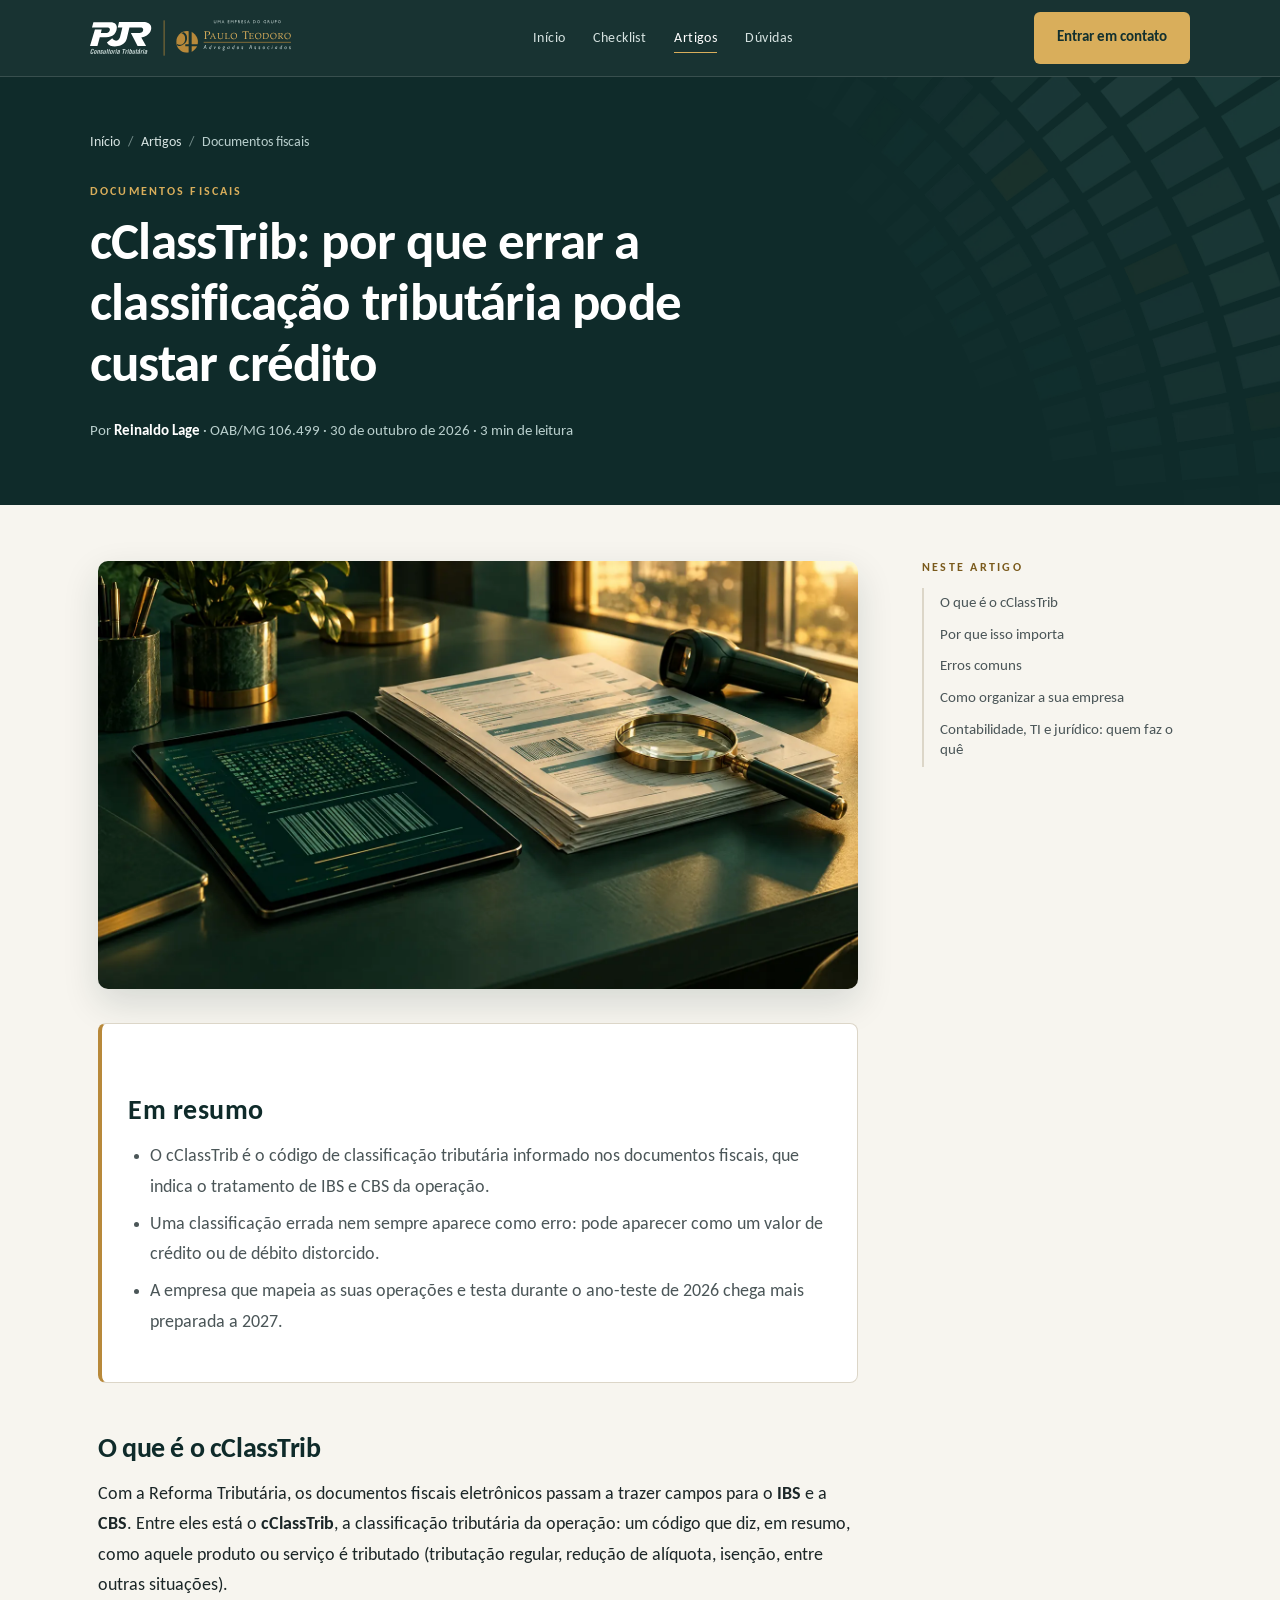
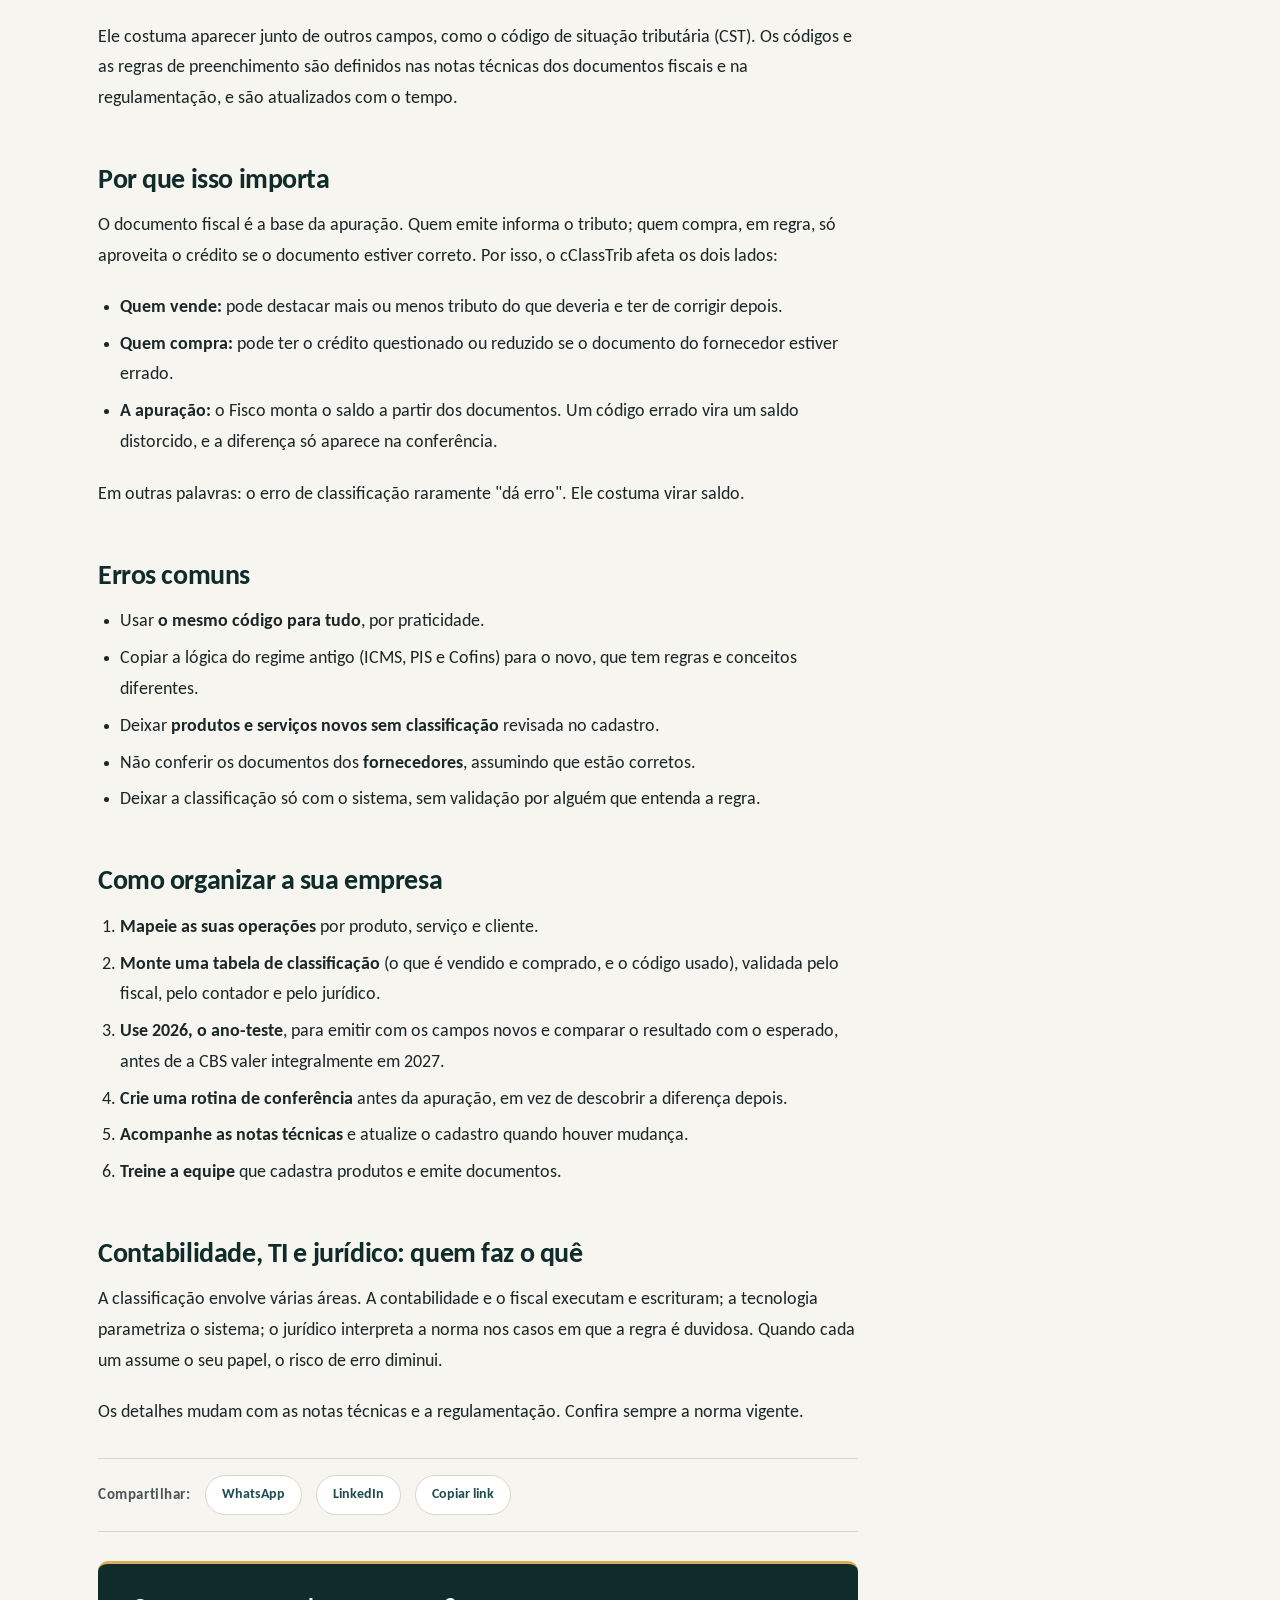
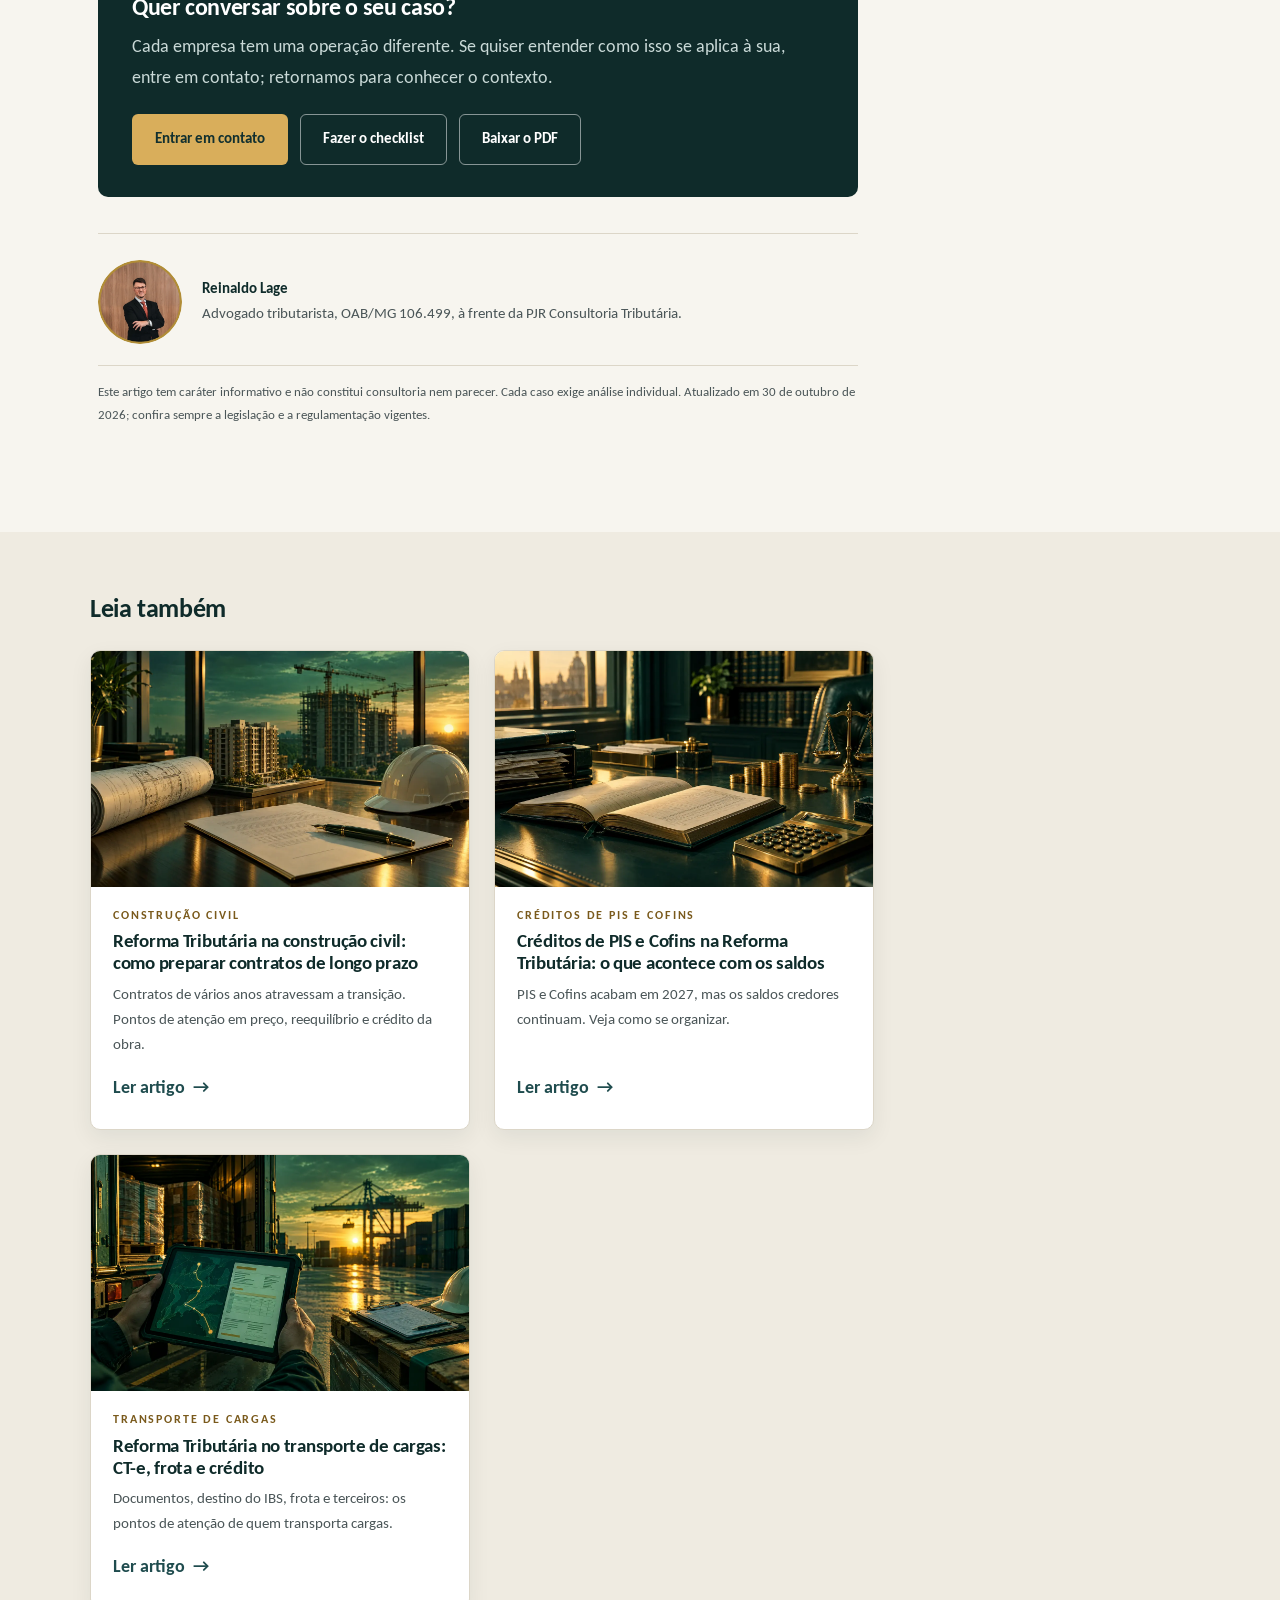
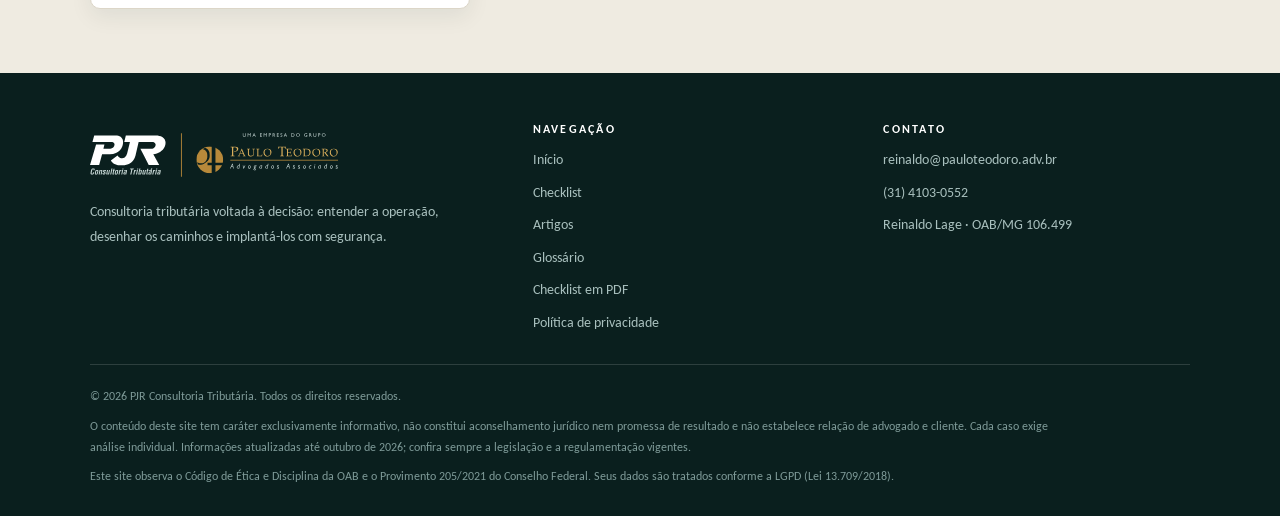
<file: artigos/cclasstrib-classificacao-tributaria.html>
<!doctype html>
<html lang="pt-BR">
<head>
<meta charset="utf-8">
<meta name="viewport" content="width=device-width, initial-scale=1">
<title>cClassTrib: classificação tributária e crédito | PJR</title>
<meta name="description" content="Entenda o que é o cClassTrib nos documentos fiscais do IBS e da CBS, por que a classificação errada afeta o crédito e como organizar a sua empresa.">
<meta name="robots" content="index, follow, max-image-preview:large">
<meta name="author" content="Reinaldo Lage">
<meta name="theme-color" content="#0F2B2A">
<link rel="canonical" href="https://samubhz.github.io/pjr-consultoria-tributaria/artigos/cclasstrib-classificacao-tributaria.html">
<link rel="alternate" hreflang="pt-BR" href="https://samubhz.github.io/pjr-consultoria-tributaria/artigos/cclasstrib-classificacao-tributaria.html">
<link rel="icon" type="image/svg+xml" href="../assets/favicon.svg?v=2">
<link rel="icon" href="../assets/favicon.ico?v=2" sizes="any">
<link rel="icon" type="image/png" sizes="32x32" href="../assets/favicon-32.png?v=2">
<link rel="apple-touch-icon" href="../assets/apple-touch-icon.png?v=2">
<link rel="manifest" href="../site.webmanifest">
<meta property="og:type" content="article">
<meta property="og:locale" content="pt_BR">
<meta property="og:site_name" content="PJR Consultoria Tributária">
<meta property="og:title" content="cClassTrib: classificação tributária e crédito | PJR">
<meta property="og:description" content="Entenda o que é o cClassTrib nos documentos fiscais do IBS e da CBS, por que a classificação errada afeta o crédito e como organizar a sua empresa.">
<meta property="og:url" content="https://samubhz.github.io/pjr-consultoria-tributaria/artigos/cclasstrib-classificacao-tributaria.html">
<meta property="og:image" content="https://samubhz.github.io/pjr-consultoria-tributaria/assets/og-cclasstrib-classificacao-tributaria.jpg">
<meta property="og:image:width" content="1200"><meta property="og:image:height" content="630">
<meta name="twitter:card" content="summary_large_image">
<meta name="twitter:title" content="cClassTrib: classificação tributária e crédito | PJR">
<meta name="twitter:description" content="Entenda o que é o cClassTrib nos documentos fiscais do IBS e da CBS, por que a classificação errada afeta o crédito e como organizar a sua empresa.">
<meta name="twitter:image" content="https://samubhz.github.io/pjr-consultoria-tributaria/assets/og-cclasstrib-classificacao-tributaria.jpg">
<meta property="article:published_time" content="2026-10-30"><meta property="article:author" content="Reinaldo Lage">
<script type="application/ld+json">
{
  "@context": "https://schema.org",
  "@graph": [
    {
      "@type": "Article",
      "@id": "https://samubhz.github.io/pjr-consultoria-tributaria/artigos/cclasstrib-classificacao-tributaria.html#article",
      "headline": "cClassTrib: por que errar a classificação tributária pode custar crédito",
      "description": "Entenda o que é o cClassTrib nos documentos fiscais do IBS e da CBS, por que a classificação errada afeta o crédito e como organizar a sua empresa.",
      "inLanguage": "pt-BR",
      "datePublished": "2026-10-30",
      "dateModified": "2026-10-30",
      "image": "https://samubhz.github.io/pjr-consultoria-tributaria/assets/og-cclasstrib-classificacao-tributaria.jpg",
      "mainEntityOfPage": "https://samubhz.github.io/pjr-consultoria-tributaria/artigos/cclasstrib-classificacao-tributaria.html",
      "author": {
        "@type": "Person",
        "name": "Reinaldo Lage",
        "jobTitle": "Advogado tributarista",
        "identifier": "OAB/MG 106.499"
      },
      "publisher": {
        "@type": "Organization",
        "name": "PJR Consultoria Tributária",
        "logo": {
          "@type": "ImageObject",
          "url": "https://samubhz.github.io/pjr-consultoria-tributaria/assets/logo-pjr-color.png"
        }
      }
    },
    {
      "@type": "BreadcrumbList",
      "itemListElement": [
        {
          "@type": "ListItem",
          "position": 1,
          "name": "Início",
          "item": "https://samubhz.github.io/pjr-consultoria-tributaria/"
        },
        {
          "@type": "ListItem",
          "position": 2,
          "name": "Artigos",
          "item": "https://samubhz.github.io/pjr-consultoria-tributaria/artigos/"
        },
        {
          "@type": "ListItem",
          "position": 3,
          "name": "cClassTrib: por que errar a classificação tributária pode custar crédito",
          "item": "https://samubhz.github.io/pjr-consultoria-tributaria/artigos/cclasstrib-classificacao-tributaria.html"
        }
      ]
    }
  ]
}
</script>
<link rel="preload" href="../assets/fonts/carlito-400.woff2" as="font" type="font/woff2" crossorigin>
<link rel="preload" href="../assets/fonts/carlito-700.woff2" as="font" type="font/woff2" crossorigin>
<link rel="stylesheet" href="../assets/blog.css">
</head>
<body>
<a class="skip" href="#conteudo">Ir para o conteúdo</a>
<header class="site">
  <div class="container nav">
    <a href="../index.html" aria-label="PJR Consultoria Tributária, início"><img src="../assets/selo-grupo-negativo.svg" alt="PJR Consultoria Tributária, uma empresa do grupo Paulo Teodoro Advogados Associados" width="201" height="52"></a>
    <nav aria-label="Principal"><ul>
      <li><a class="link" href="../index.html">Início</a></li>
      <li><a class="link" href="../index.html#checklist">Checklist</a></li>
      <li><a class="link" href="index.html" aria-current="page">Artigos</a></li>
      <li><a class="link" href="../index.html#faq">Dúvidas</a></li>
    </ul></nav>
    <a class="btn btn-primary" href="../index.html#contato">Entrar em contato</a>
  </div>
</header>
<main id="conteudo">
<div class="a-hero"><div class="container">
  <p class="crumbs"><a href="../index.html">Início</a><span>/</span><a href="index.html">Artigos</a><span>/</span>Documentos fiscais</p>
  <span class="tag">Documentos fiscais</span>
  <h1>cClassTrib: por que errar a classificação tributária pode custar crédito</h1>
  <p class="meta">Por <b>Reinaldo Lage</b> · OAB/MG 106.499 · 30 de outubro de 2026 · 3 min de leitura</p>
</div></div>
<div class="container a-wrap">
<article class="a-body">
  <figure><img src="../assets/art-cclasstrib.webp" alt="Tablet com códigos, notas fiscais e uma lupa dourada sobre a mesa" width="1600" height="900" fetchpriority="high"></figure>
  <aside class="summary" aria-label="Em resumo"><h2>Em resumo</h2><ul><li>O cClassTrib é o código de classificação tributária informado nos documentos fiscais, que indica o tratamento de IBS e CBS da operação.</li><li>Uma classificação errada nem sempre aparece como erro: pode aparecer como um valor de crédito ou de débito distorcido.</li><li>A empresa que mapeia as suas operações e testa durante o ano-teste de 2026 chega mais preparada a 2027.</li></ul></aside>
  <h2 id="o-que-e">O que é o cClassTrib</h2>
<p>Com a Reforma Tributária, os documentos fiscais eletrônicos passam a trazer campos para o <strong>IBS</strong> e a <strong>CBS</strong>. Entre eles está o <strong>cClassTrib</strong>, a classificação tributária da operação: um código que diz, em resumo, como aquele produto ou serviço é tributado (tributação regular, redução de alíquota, isenção, entre outras situações).</p>
<p>Ele costuma aparecer junto de outros campos, como o código de situação tributária (CST). Os códigos e as regras de preenchimento são definidos nas notas técnicas dos documentos fiscais e na regulamentação, e são atualizados com o tempo.</p>
<h2 id="por-que-importa">Por que isso importa</h2>
<p>O documento fiscal é a base da apuração. Quem emite informa o tributo; quem compra, em regra, só aproveita o crédito se o documento estiver correto. Por isso, o cClassTrib afeta os dois lados:</p>
<ul><li><strong>Quem vende:</strong> pode destacar mais ou menos tributo do que deveria e ter de corrigir depois.</li>
<li><strong>Quem compra:</strong> pode ter o crédito questionado ou reduzido se o documento do fornecedor estiver errado.</li>
<li><strong>A apuração:</strong> o Fisco monta o saldo a partir dos documentos. Um código errado vira um saldo distorcido, e a diferença só aparece na conferência.</li></ul>
<p>Em outras palavras: o erro de classificação raramente "dá erro". Ele costuma virar saldo.</p>
<h2 id="erros-comuns">Erros comuns</h2>
<ul><li>Usar <strong>o mesmo código para tudo</strong>, por praticidade.</li>
<li>Copiar a lógica do regime antigo (ICMS, PIS e Cofins) para o novo, que tem regras e conceitos diferentes.</li>
<li>Deixar <strong>produtos e serviços novos sem classificação</strong> revisada no cadastro.</li>
<li>Não conferir os documentos dos <strong>fornecedores</strong>, assumindo que estão corretos.</li>
<li>Deixar a classificação só com o sistema, sem validação por alguém que entenda a regra.</li></ul>
<h2 id="como-organizar">Como organizar a sua empresa</h2>
<ol><li><strong>Mapeie as suas operações</strong> por produto, serviço e cliente.</li>
<li><strong>Monte uma tabela de classificação</strong> (o que é vendido e comprado, e o código usado), validada pelo fiscal, pelo contador e pelo jurídico.</li>
<li><strong>Use 2026, o ano-teste</strong>, para emitir com os campos novos e comparar o resultado com o esperado, antes de a CBS valer integralmente em 2027.</li>
<li><strong>Crie uma rotina de conferência</strong> antes da apuração, em vez de descobrir a diferença depois.</li>
<li><strong>Acompanhe as notas técnicas</strong> e atualize o cadastro quando houver mudança.</li>
<li><strong>Treine a equipe</strong> que cadastra produtos e emite documentos.</li></ol>
<h2 id="quem-faz-o-que">Contabilidade, TI e jurídico: quem faz o quê</h2>
<p>A classificação envolve várias áreas. A contabilidade e o fiscal executam e escrituram; a tecnologia parametriza o sistema; o jurídico interpreta a norma nos casos em que a regra é duvidosa. Quando cada um assume o seu papel, o risco de erro diminui.</p>
<p>Os detalhes mudam com as notas técnicas e a regulamentação. Confira sempre a norma vigente.</p>

  <div class="share"><span>Compartilhar:</span><a href="https://wa.me/?text=cClassTrib%3A%20por%20que%20errar%20a%20classifica%C3%A7%C3%A3o%20tribut%C3%A1ria%20pode%20custar%20cr%C3%A9dito%20https%3A//samubhz.github.io/pjr-consultoria-tributaria/artigos/cclasstrib-classificacao-tributaria.html" rel="noopener" target="_blank">WhatsApp</a><a href="https://www.linkedin.com/sharing/share-offsite/?url=https%3A//samubhz.github.io/pjr-consultoria-tributaria/artigos/cclasstrib-classificacao-tributaria.html" rel="noopener" target="_blank">LinkedIn</a><button type="button" data-copy>Copiar link</button></div>
  <aside class="cta"><h2>Quer conversar sobre o seu caso?</h2><p>Cada empresa tem uma operação diferente. Se quiser entender como isso se aplica à sua, entre em contato; retornamos para conhecer o contexto.</p>
  <div class="row"><a class="btn btn-primary" href="../index.html#contato">Entrar em contato</a><a class="btn btn-ghost" href="../index.html#checklist">Fazer o checklist</a><a class="btn btn-ghost" href="../checklist-reforma-tributaria-PJR.pdf" download>Baixar o PDF</a></div></aside>
  <div class="author"><img src="../assets/reinaldo-lage.webp" alt="Reinaldo Lage" width="84" height="84" loading="lazy"><p><b>Reinaldo Lage</b><br>Advogado tributarista, OAB/MG 106.499, à frente da PJR Consultoria Tributária.</p></div>
  <p class="legal-note">Este artigo tem caráter informativo e não constitui consultoria nem parecer. Cada caso exige análise individual. Atualizado em 30 de outubro de 2026; confira sempre a legislação e a regulamentação vigentes.</p>
</article>
<aside class="toc" aria-label="Neste artigo"><h2>Neste artigo</h2><ol><li><a href="#o-que-e">O que é o cClassTrib</a></li><li><a href="#por-que-importa">Por que isso importa</a></li><li><a href="#erros-comuns">Erros comuns</a></li><li><a href="#como-organizar">Como organizar a sua empresa</a></li><li><a href="#quem-faz-o-que">Contabilidade, TI e jurídico: quem faz o quê</a></li></ol></aside>
</div>
<section class="related"><div class="container"><h2>Leia também</h2><div class="cards"><a class="card" href="reforma-tributaria-construcao-civil-contratos.html"><img src="../assets/art-obra.webp" alt="Planta, contrato e capacete sobre a mesa, com um edifício em obras ao fundo" width="1600" height="900" loading="lazy"><div><span class="tag">Construção civil</span><h3>Reforma Tributária na construção civil: como preparar contratos de longo prazo</h3><p>Contratos de vários anos atravessam a transição. Pontos de atenção em preço, reequilíbrio e crédito da obra.</p><span class="more">Ler artigo <span aria-hidden="true">→</span></span></div></a><a class="card" href="creditos-pis-cofins-reforma-tributaria.html"><img src="../assets/art-pis.webp" alt="Livro-caixa, calculadora, moedas e balança sobre uma mesa de escritório" width="1600" height="900" loading="lazy"><div><span class="tag">Créditos de PIS e Cofins</span><h3>Créditos de PIS e Cofins na Reforma Tributária: o que acontece com os saldos</h3><p>PIS e Cofins acabam em 2027, mas os saldos credores continuam. Veja como se organizar.</p><span class="more">Ler artigo <span aria-hidden="true">→</span></span></div></a><a class="card" href="reforma-tributaria-transporte-de-cargas-cte.html"><img src="../assets/art-transporte.webp" alt="Tablet com rota e documento de frete diante de um caminhão carregado ao entardecer" width="1600" height="900" loading="lazy"><div><span class="tag">Transporte de cargas</span><h3>Reforma Tributária no transporte de cargas: CT-e, frota e crédito</h3><p>Documentos, destino do IBS, frota e terceiros: os pontos de atenção de quem transporta cargas.</p><span class="more">Ler artigo <span aria-hidden="true">→</span></span></div></a></div></div></section>
</main>
<a class="wa" href="https://wa.me/5531992172016?text=Ol%C3%A1%2C%20li%20o%20artigo%20%22cClassTrib%3A%20por%20que%20errar%20a%20classifica%C3%A7%C3%A3o%20tribut%C3%A1ria%20pode%20custar%20cr%C3%A9dito%22%20no%20site%20da%20PJR%20e%20gostaria%20de%20conversar." aria-label="Conversar pelo WhatsApp" rel="noopener"><svg class="icon" viewBox="0 0 448 512" aria-hidden="true"><path d="M380.9 97.1C339 55.1 283.2 32 223.9 32c-122.4 0-222 99.6-222 222 0 39.1 10.2 77.3 29.6 111L0 480l117.7-30.9c32.4 17.7 68.9 27 106.1 27h.1c122.3 0 224.1-99.6 224.1-222 0-59.3-25.2-115-67.1-157zm-157 341.6c-33.2 0-65.7-8.9-94-25.7l-6.7-4-69.8 18.3L72 359.2l-4.4-7c-18.5-29.4-28.2-63.3-28.2-98.2 0-101.7 82.8-184.5 184.6-184.5 49.3 0 95.6 19.2 130.4 54.1 34.8 34.9 56.2 81.2 56.1 130.5 0 101.8-84.9 184.6-186.6 184.6zm101.2-138.2c-5.5-2.8-32.8-16.2-37.9-18-5.1-1.9-8.8-2.8-12.5 2.8-3.7 5.6-14.3 18-17.6 21.8-3.2 3.7-6.5 4.2-12 1.4-32.6-16.3-54-29.1-75.5-66-5.7-9.8 5.7-9.1 16.3-30.3 1.8-3.7.9-6.9-.5-9.7-1.4-2.8-12.5-30.1-17.1-41.2-4.5-10.8-9.1-9.3-12.5-9.5-3.2-.2-6.9-.2-10.6-.2-3.7 0-9.7 1.4-14.8 6.9-5.1 5.6-19.4 19-19.4 46.3 0 27.3 19.9 53.7 22.6 57.4 2.8 3.7 39.1 59.7 94.8 83.8 35.2 15.2 49 16.5 66.6 13.9 10.7-1.6 32.8-13.4 37.4-26.4 4.6-13 4.6-24.1 3.2-26.4-1.3-2.5-5-3.9-10.5-6.6z"></path></svg></a>
<noscript><style>.wa{opacity:1;pointer-events:auto}</style></noscript>
<script>(function(){var h=document.querySelector("header.site"),w=document.querySelector(".wa"),t=false;function f(){if(t)return;t=true;requestAnimationFrame(function(){h.classList.toggle("scrolled",window.scrollY>8);w.classList.toggle("show",window.scrollY>400);t=false})}window.addEventListener("scroll",f,{passive:true});f();var b=document.querySelector("[data-copy]");if(b)b.addEventListener("click",function(){var u=location.href.split("#")[0],ok=function(){b.textContent="Link copiado"};if(navigator.clipboard&&navigator.clipboard.writeText){navigator.clipboard.writeText(u).then(ok,function(){window.prompt("Copie o link:",u)})}else{window.prompt("Copie o link:",u)}})})();</script>
<footer>
  <div class="container">
    <div class="fgrid">
      <div><img src="../assets/selo-grupo-negativo.svg" alt="PJR Consultoria Tributária, uma empresa do grupo Paulo Teodoro Advogados Associados" width="248" height="64" loading="lazy" style="height:64px;width:auto;max-width:100%"><p>Consultoria tributária voltada à decisão: entender a operação, desenhar os caminhos e implantá-los com segurança.</p></div>
      <div><h3>Navegação</h3><ul><li><a href="../index.html">Início</a></li><li><a href="../index.html#checklist">Checklist</a></li><li><a href="index.html">Artigos</a></li><li><a href="../index.html#glossario">Glossário</a></li><li><a href="../checklist-reforma-tributaria-PJR.pdf" download>Checklist em PDF</a></li><li><a href="../privacidade.html">Política de privacidade</a></li></ul></div>
      <div><h3>Contato</h3><ul><li><a href="mailto:reinaldo@pauloteodoro.adv.br">reinaldo@pauloteodoro.adv.br</a></li><li><a href="tel:+553141030552">(31) 4103-0552</a></li><li>Reinaldo Lage · OAB/MG 106.499</li></ul></div>
    </div>
    <div class="legal">
      <span>© 2026 PJR Consultoria Tributária. Todos os direitos reservados.</span>
      <span>O conteúdo deste site tem caráter exclusivamente informativo, não constitui aconselhamento jurídico nem promessa de resultado e não estabelece relação de advogado e cliente. Cada caso exige análise individual. Informações atualizadas até outubro de 2026; confira sempre a legislação e a regulamentação vigentes.</span>
      <span>Este site observa o Código de Ética e Disciplina da OAB e o Provimento 205/2021 do Conselho Federal. Seus dados são tratados conforme a LGPD (Lei 13.709/2018).</span>
    </div>
  </div>
</footer>
</body>
</html>
</file>
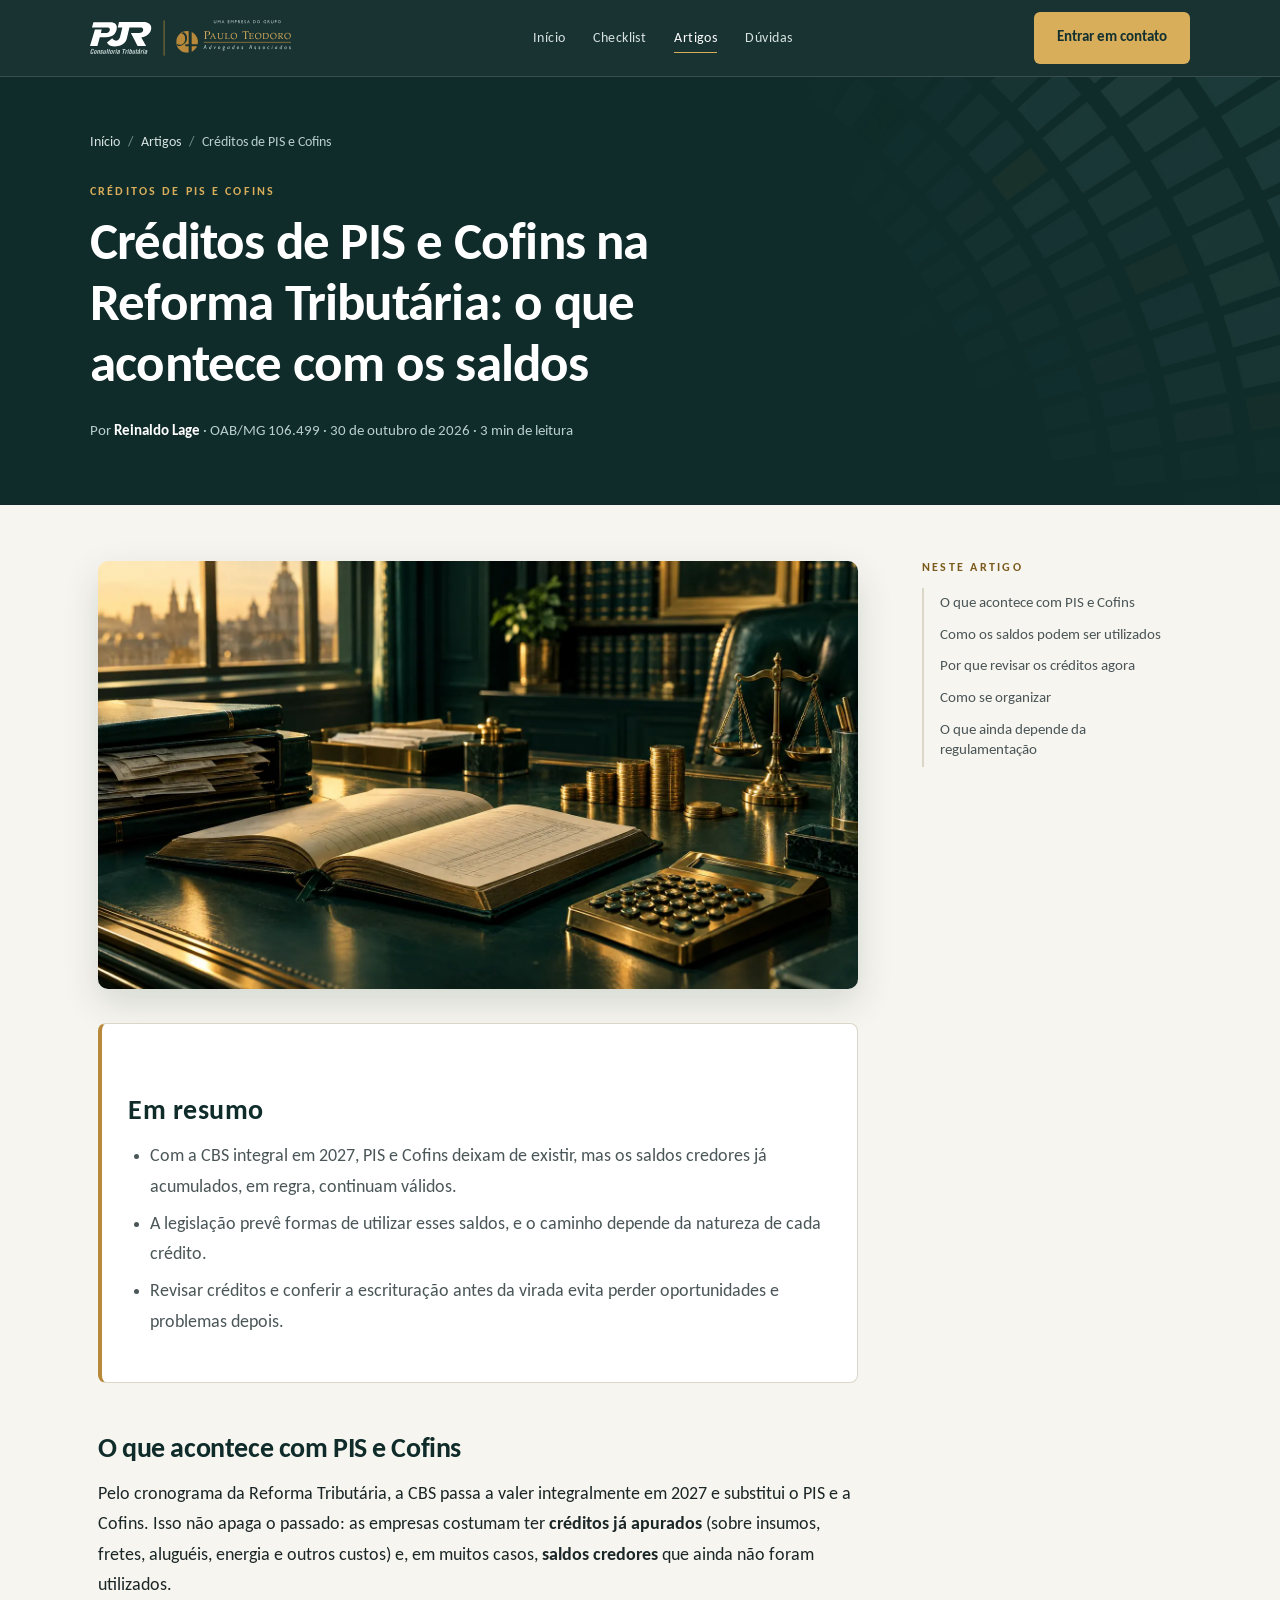
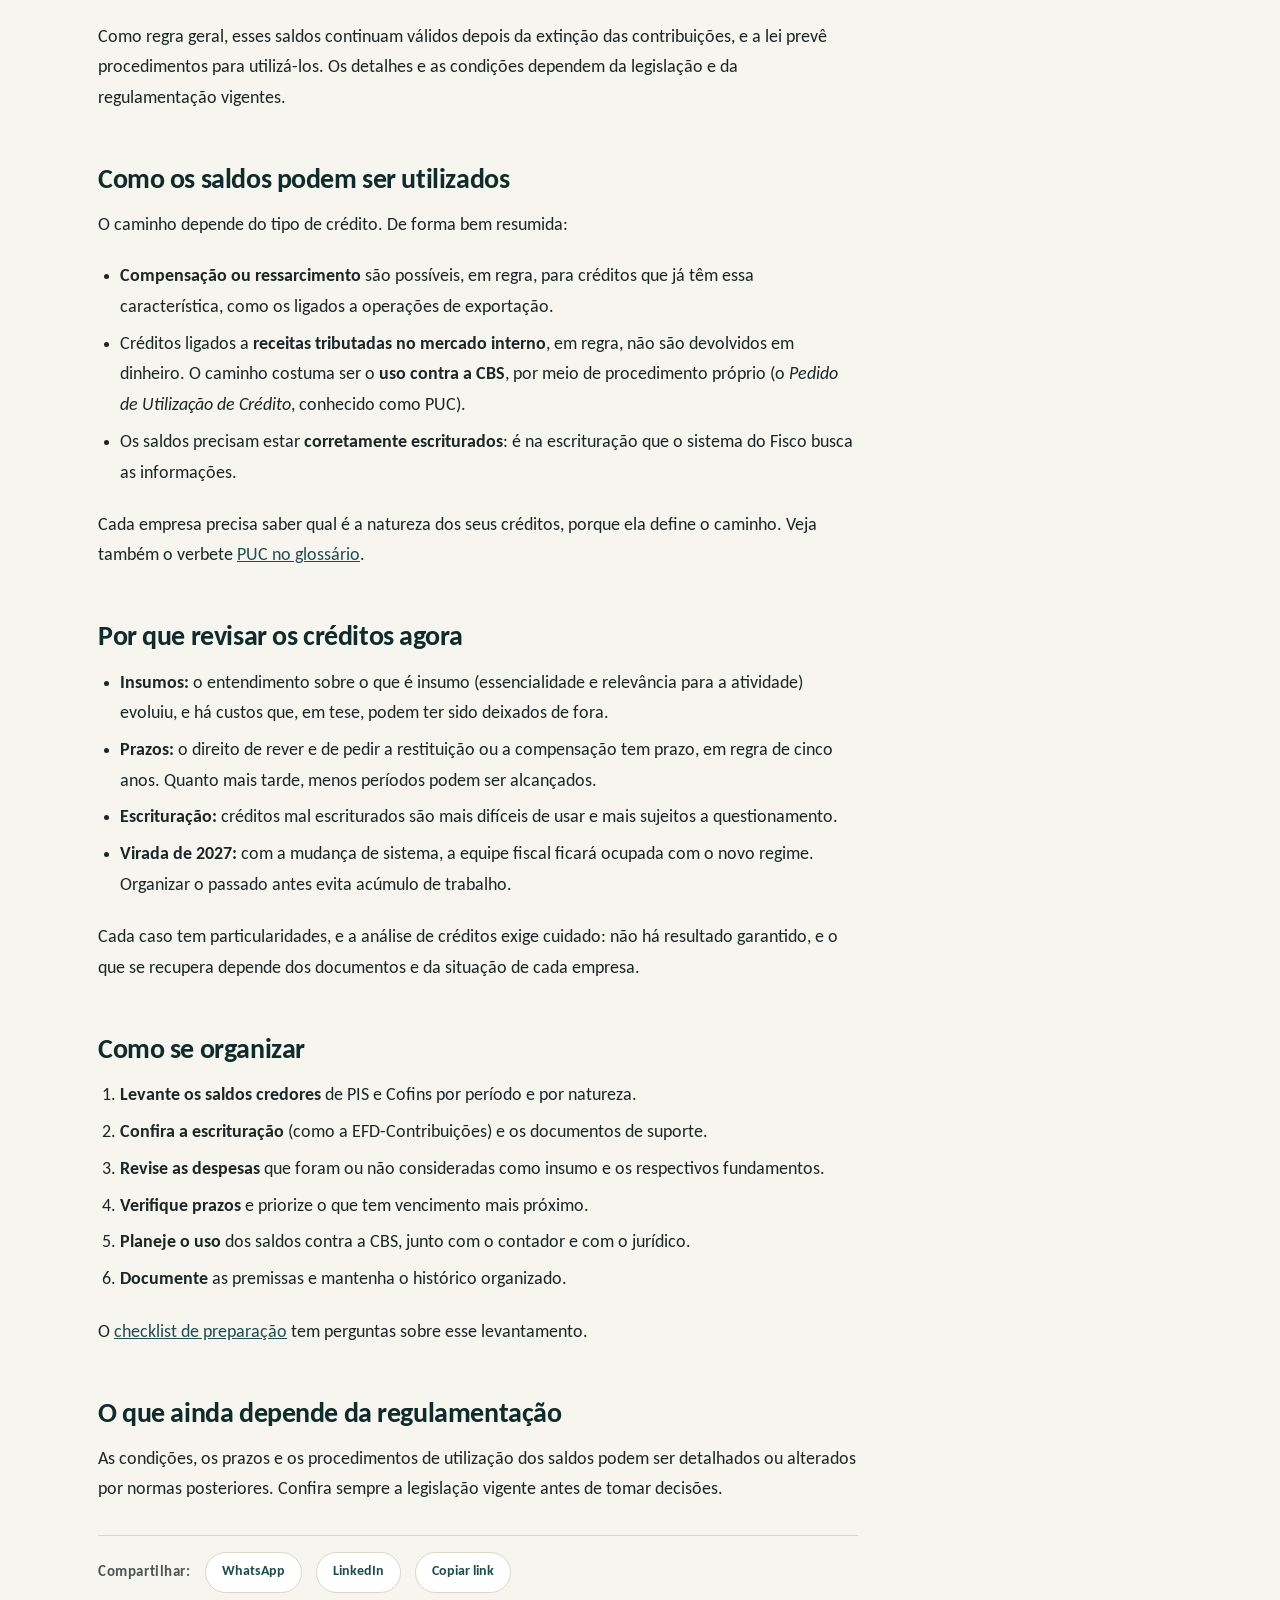
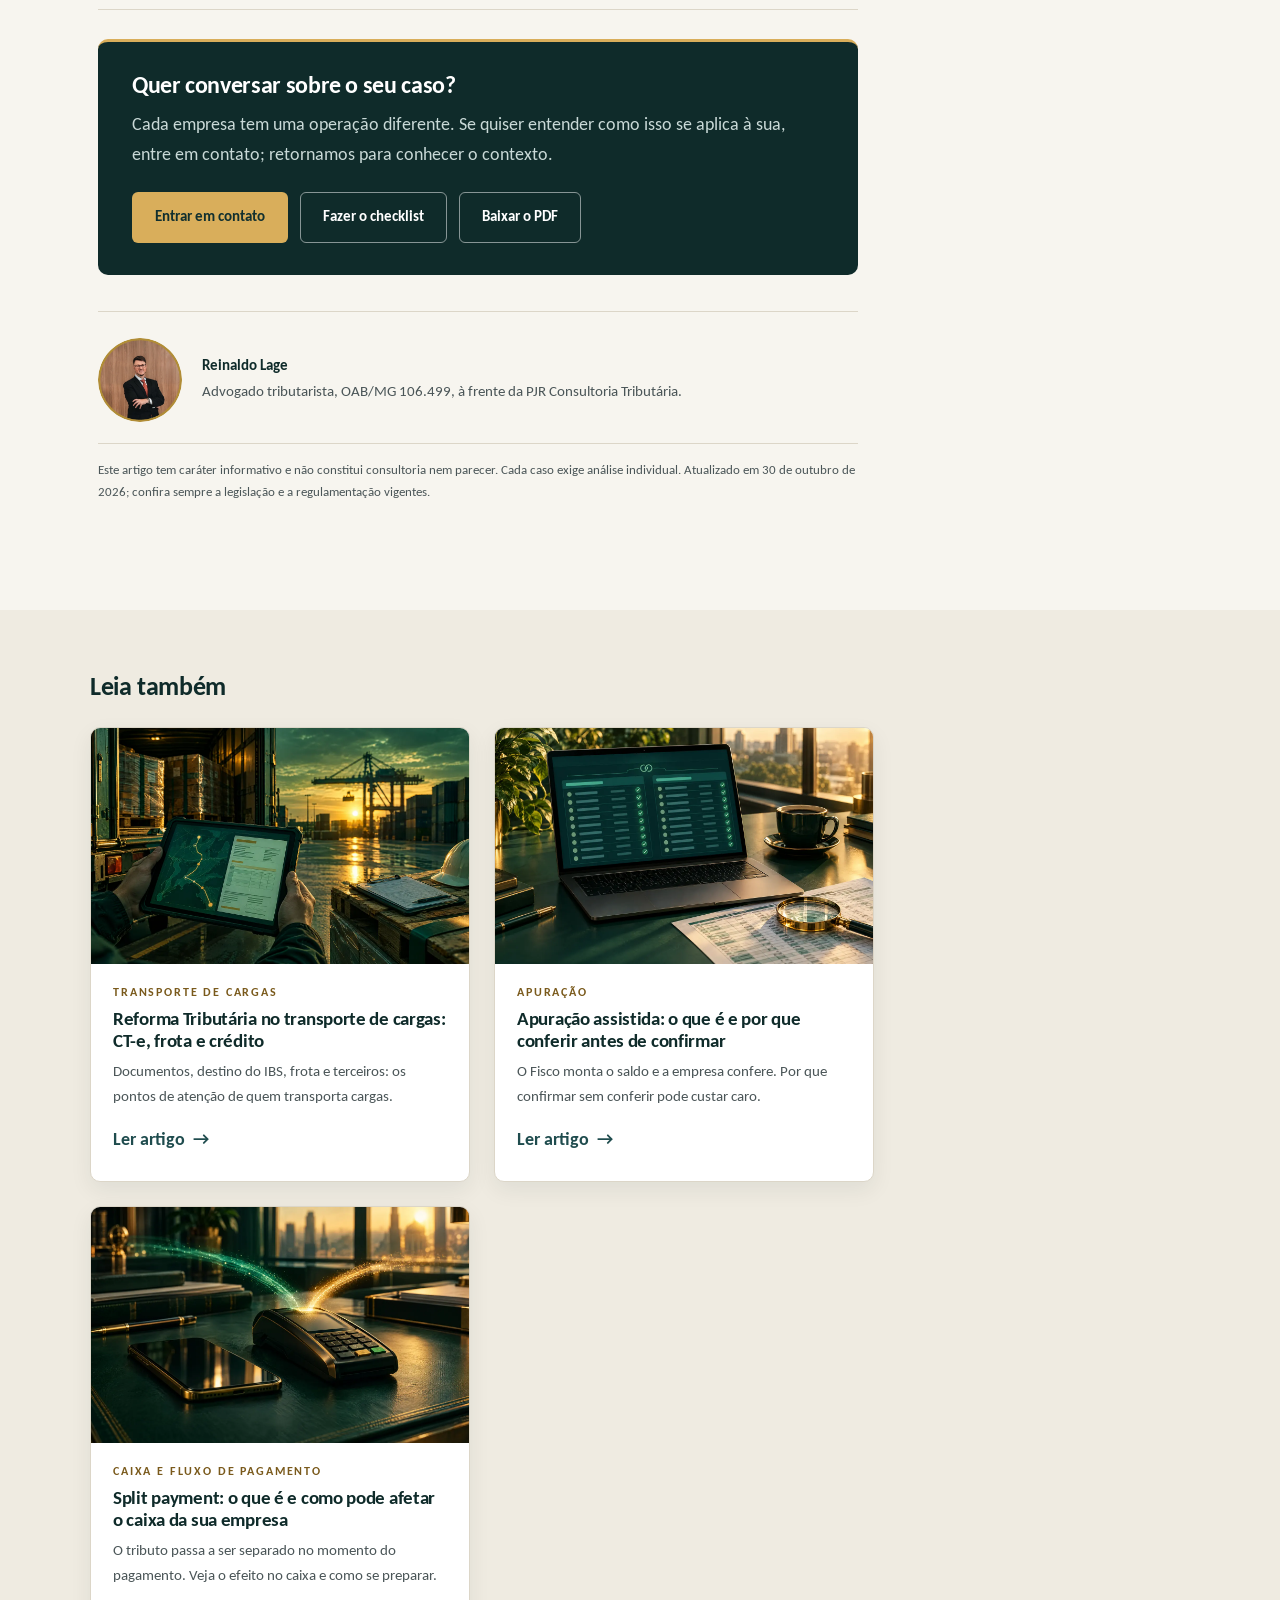
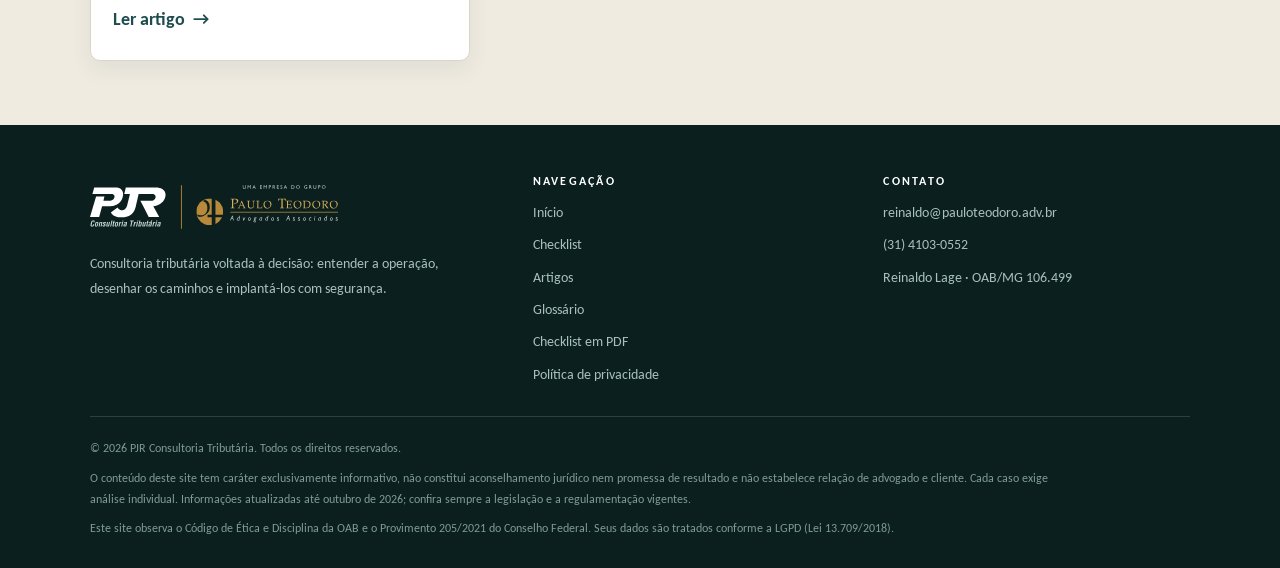
<file: artigos/creditos-pis-cofins-reforma-tributaria.html>
<!doctype html>
<html lang="pt-BR">
<head>
<meta charset="utf-8">
<meta name="viewport" content="width=device-width, initial-scale=1">
<title>Créditos de PIS e Cofins na Reforma Tributária | PJR</title>
<meta name="description" content="Veja o que acontece com os créditos e saldos de PIS e Cofins com a CBS em 2027 e por que revisar e conferir a escrituração com antecedência.">
<meta name="robots" content="index, follow, max-image-preview:large">
<meta name="author" content="Reinaldo Lage">
<meta name="theme-color" content="#0F2B2A">
<link rel="canonical" href="https://samubhz.github.io/pjr-consultoria-tributaria/artigos/creditos-pis-cofins-reforma-tributaria.html">
<link rel="alternate" hreflang="pt-BR" href="https://samubhz.github.io/pjr-consultoria-tributaria/artigos/creditos-pis-cofins-reforma-tributaria.html">
<link rel="icon" type="image/svg+xml" href="../assets/favicon.svg?v=2">
<link rel="icon" href="../assets/favicon.ico?v=2" sizes="any">
<link rel="icon" type="image/png" sizes="32x32" href="../assets/favicon-32.png?v=2">
<link rel="apple-touch-icon" href="../assets/apple-touch-icon.png?v=2">
<link rel="manifest" href="../site.webmanifest">
<meta property="og:type" content="article">
<meta property="og:locale" content="pt_BR">
<meta property="og:site_name" content="PJR Consultoria Tributária">
<meta property="og:title" content="Créditos de PIS e Cofins na Reforma Tributária | PJR">
<meta property="og:description" content="Veja o que acontece com os créditos e saldos de PIS e Cofins com a CBS em 2027 e por que revisar e conferir a escrituração com antecedência.">
<meta property="og:url" content="https://samubhz.github.io/pjr-consultoria-tributaria/artigos/creditos-pis-cofins-reforma-tributaria.html">
<meta property="og:image" content="https://samubhz.github.io/pjr-consultoria-tributaria/assets/og-creditos-pis-cofins-reforma-tributaria.jpg">
<meta property="og:image:width" content="1200"><meta property="og:image:height" content="630">
<meta name="twitter:card" content="summary_large_image">
<meta name="twitter:title" content="Créditos de PIS e Cofins na Reforma Tributária | PJR">
<meta name="twitter:description" content="Veja o que acontece com os créditos e saldos de PIS e Cofins com a CBS em 2027 e por que revisar e conferir a escrituração com antecedência.">
<meta name="twitter:image" content="https://samubhz.github.io/pjr-consultoria-tributaria/assets/og-creditos-pis-cofins-reforma-tributaria.jpg">
<meta property="article:published_time" content="2026-10-30"><meta property="article:author" content="Reinaldo Lage">
<script type="application/ld+json">
{
  "@context": "https://schema.org",
  "@graph": [
    {
      "@type": "Article",
      "@id": "https://samubhz.github.io/pjr-consultoria-tributaria/artigos/creditos-pis-cofins-reforma-tributaria.html#article",
      "headline": "Créditos de PIS e Cofins na Reforma Tributária: o que acontece com os saldos",
      "description": "Veja o que acontece com os créditos e saldos de PIS e Cofins com a CBS em 2027 e por que revisar e conferir a escrituração com antecedência.",
      "inLanguage": "pt-BR",
      "datePublished": "2026-10-30",
      "dateModified": "2026-10-30",
      "image": "https://samubhz.github.io/pjr-consultoria-tributaria/assets/og-creditos-pis-cofins-reforma-tributaria.jpg",
      "mainEntityOfPage": "https://samubhz.github.io/pjr-consultoria-tributaria/artigos/creditos-pis-cofins-reforma-tributaria.html",
      "author": {
        "@type": "Person",
        "name": "Reinaldo Lage",
        "jobTitle": "Advogado tributarista",
        "identifier": "OAB/MG 106.499"
      },
      "publisher": {
        "@type": "Organization",
        "name": "PJR Consultoria Tributária",
        "logo": {
          "@type": "ImageObject",
          "url": "https://samubhz.github.io/pjr-consultoria-tributaria/assets/logo-pjr-color.png"
        }
      }
    },
    {
      "@type": "BreadcrumbList",
      "itemListElement": [
        {
          "@type": "ListItem",
          "position": 1,
          "name": "Início",
          "item": "https://samubhz.github.io/pjr-consultoria-tributaria/"
        },
        {
          "@type": "ListItem",
          "position": 2,
          "name": "Artigos",
          "item": "https://samubhz.github.io/pjr-consultoria-tributaria/artigos/"
        },
        {
          "@type": "ListItem",
          "position": 3,
          "name": "Créditos de PIS e Cofins na Reforma Tributária: o que acontece com os saldos",
          "item": "https://samubhz.github.io/pjr-consultoria-tributaria/artigos/creditos-pis-cofins-reforma-tributaria.html"
        }
      ]
    }
  ]
}
</script>
<link rel="preload" href="../assets/fonts/carlito-400.woff2" as="font" type="font/woff2" crossorigin>
<link rel="preload" href="../assets/fonts/carlito-700.woff2" as="font" type="font/woff2" crossorigin>
<link rel="stylesheet" href="../assets/blog.css">
</head>
<body>
<a class="skip" href="#conteudo">Ir para o conteúdo</a>
<header class="site">
  <div class="container nav">
    <a href="../index.html" aria-label="PJR Consultoria Tributária, início"><img src="../assets/selo-grupo-negativo.svg" alt="PJR Consultoria Tributária, uma empresa do grupo Paulo Teodoro Advogados Associados" width="201" height="52"></a>
    <nav aria-label="Principal"><ul>
      <li><a class="link" href="../index.html">Início</a></li>
      <li><a class="link" href="../index.html#checklist">Checklist</a></li>
      <li><a class="link" href="index.html" aria-current="page">Artigos</a></li>
      <li><a class="link" href="../index.html#faq">Dúvidas</a></li>
    </ul></nav>
    <a class="btn btn-primary" href="../index.html#contato">Entrar em contato</a>
  </div>
</header>
<main id="conteudo">
<div class="a-hero"><div class="container">
  <p class="crumbs"><a href="../index.html">Início</a><span>/</span><a href="index.html">Artigos</a><span>/</span>Créditos de PIS e Cofins</p>
  <span class="tag">Créditos de PIS e Cofins</span>
  <h1>Créditos de PIS e Cofins na Reforma Tributária: o que acontece com os saldos</h1>
  <p class="meta">Por <b>Reinaldo Lage</b> · OAB/MG 106.499 · 30 de outubro de 2026 · 3 min de leitura</p>
</div></div>
<div class="container a-wrap">
<article class="a-body">
  <figure><img src="../assets/art-pis.webp" alt="Livro-caixa, calculadora, moedas e balança sobre uma mesa de escritório" width="1600" height="900" fetchpriority="high"></figure>
  <aside class="summary" aria-label="Em resumo"><h2>Em resumo</h2><ul><li>Com a CBS integral em 2027, PIS e Cofins deixam de existir, mas os saldos credores já acumulados, em regra, continuam válidos.</li><li>A legislação prevê formas de utilizar esses saldos, e o caminho depende da natureza de cada crédito.</li><li>Revisar créditos e conferir a escrituração antes da virada evita perder oportunidades e problemas depois.</li></ul></aside>
  <h2 id="o-que-acontece">O que acontece com PIS e Cofins</h2>
<p>Pelo cronograma da Reforma Tributária, a CBS passa a valer integralmente em 2027 e substitui o PIS e a Cofins. Isso não apaga o passado: as empresas costumam ter <strong>créditos já apurados</strong> (sobre insumos, fretes, aluguéis, energia e outros custos) e, em muitos casos, <strong>saldos credores</strong> que ainda não foram utilizados.</p>
<p>Como regra geral, esses saldos continuam válidos depois da extinção das contribuições, e a lei prevê procedimentos para utilizá-los. Os detalhes e as condições dependem da legislação e da regulamentação vigentes.</p>
<h2 id="como-usar">Como os saldos podem ser utilizados</h2>
<p>O caminho depende do tipo de crédito. De forma bem resumida:</p>
<ul><li><strong>Compensação ou ressarcimento</strong> são possíveis, em regra, para créditos que já têm essa característica, como os ligados a operações de exportação.</li>
<li>Créditos ligados a <strong>receitas tributadas no mercado interno</strong>, em regra, não são devolvidos em dinheiro. O caminho costuma ser o <strong>uso contra a CBS</strong>, por meio de procedimento próprio (o <em>Pedido de Utilização de Crédito</em>, conhecido como PUC).</li>
<li>Os saldos precisam estar <strong>corretamente escriturados</strong>: é na escrituração que o sistema do Fisco busca as informações.</li></ul>
<p>Cada empresa precisa saber qual é a natureza dos seus créditos, porque ela define o caminho. Veja também o verbete <a href="../index.html#glossario">PUC no glossário</a>.</p>
<h2 id="por-que-revisar">Por que revisar os créditos agora</h2>
<ul><li><strong>Insumos:</strong> o entendimento sobre o que é insumo (essencialidade e relevância para a atividade) evoluiu, e há custos que, em tese, podem ter sido deixados de fora.</li>
<li><strong>Prazos:</strong> o direito de rever e de pedir a restituição ou a compensação tem prazo, em regra de cinco anos. Quanto mais tarde, menos períodos podem ser alcançados.</li>
<li><strong>Escrituração:</strong> créditos mal escriturados são mais difíceis de usar e mais sujeitos a questionamento.</li>
<li><strong>Virada de 2027:</strong> com a mudança de sistema, a equipe fiscal ficará ocupada com o novo regime. Organizar o passado antes evita acúmulo de trabalho.</li></ul>
<p>Cada caso tem particularidades, e a análise de créditos exige cuidado: não há resultado garantido, e o que se recupera depende dos documentos e da situação de cada empresa.</p>
<h2 id="como-se-organizar">Como se organizar</h2>
<ol><li><strong>Levante os saldos credores</strong> de PIS e Cofins por período e por natureza.</li>
<li><strong>Confira a escrituração</strong> (como a EFD-Contribuições) e os documentos de suporte.</li>
<li><strong>Revise as despesas</strong> que foram ou não consideradas como insumo e os respectivos fundamentos.</li>
<li><strong>Verifique prazos</strong> e priorize o que tem vencimento mais próximo.</li>
<li><strong>Planeje o uso</strong> dos saldos contra a CBS, junto com o contador e com o jurídico.</li>
<li><strong>Documente</strong> as premissas e mantenha o histórico organizado.</li></ol>
<p>O <a href="../index.html#checklist">checklist de preparação</a> tem perguntas sobre esse levantamento.</p>
<h2 id="o-que-depende">O que ainda depende da regulamentação</h2>
<p>As condições, os prazos e os procedimentos de utilização dos saldos podem ser detalhados ou alterados por normas posteriores. Confira sempre a legislação vigente antes de tomar decisões.</p>

  <div class="share"><span>Compartilhar:</span><a href="https://wa.me/?text=Cr%C3%A9ditos%20de%20PIS%20e%20Cofins%20na%20Reforma%20Tribut%C3%A1ria%3A%20o%20que%20acontece%20com%20os%20saldos%20https%3A//samubhz.github.io/pjr-consultoria-tributaria/artigos/creditos-pis-cofins-reforma-tributaria.html" rel="noopener" target="_blank">WhatsApp</a><a href="https://www.linkedin.com/sharing/share-offsite/?url=https%3A//samubhz.github.io/pjr-consultoria-tributaria/artigos/creditos-pis-cofins-reforma-tributaria.html" rel="noopener" target="_blank">LinkedIn</a><button type="button" data-copy>Copiar link</button></div>
  <aside class="cta"><h2>Quer conversar sobre o seu caso?</h2><p>Cada empresa tem uma operação diferente. Se quiser entender como isso se aplica à sua, entre em contato; retornamos para conhecer o contexto.</p>
  <div class="row"><a class="btn btn-primary" href="../index.html#contato">Entrar em contato</a><a class="btn btn-ghost" href="../index.html#checklist">Fazer o checklist</a><a class="btn btn-ghost" href="../checklist-reforma-tributaria-PJR.pdf" download>Baixar o PDF</a></div></aside>
  <div class="author"><img src="../assets/reinaldo-lage.webp" alt="Reinaldo Lage" width="84" height="84" loading="lazy"><p><b>Reinaldo Lage</b><br>Advogado tributarista, OAB/MG 106.499, à frente da PJR Consultoria Tributária.</p></div>
  <p class="legal-note">Este artigo tem caráter informativo e não constitui consultoria nem parecer. Cada caso exige análise individual. Atualizado em 30 de outubro de 2026; confira sempre a legislação e a regulamentação vigentes.</p>
</article>
<aside class="toc" aria-label="Neste artigo"><h2>Neste artigo</h2><ol><li><a href="#o-que-acontece">O que acontece com PIS e Cofins</a></li><li><a href="#como-usar">Como os saldos podem ser utilizados</a></li><li><a href="#por-que-revisar">Por que revisar os créditos agora</a></li><li><a href="#como-se-organizar">Como se organizar</a></li><li><a href="#o-que-depende">O que ainda depende da regulamentação</a></li></ol></aside>
</div>
<section class="related"><div class="container"><h2>Leia também</h2><div class="cards"><a class="card" href="reforma-tributaria-transporte-de-cargas-cte.html"><img src="../assets/art-transporte.webp" alt="Tablet com rota e documento de frete diante de um caminhão carregado ao entardecer" width="1600" height="900" loading="lazy"><div><span class="tag">Transporte de cargas</span><h3>Reforma Tributária no transporte de cargas: CT-e, frota e crédito</h3><p>Documentos, destino do IBS, frota e terceiros: os pontos de atenção de quem transporta cargas.</p><span class="more">Ler artigo <span aria-hidden="true">→</span></span></div></a><a class="card" href="apuracao-assistida-o-que-e.html"><img src="../assets/art-apuracao.webp" alt="Notebook com painel de conferência de documentos e lupa sobre uma planilha" width="1600" height="900" loading="lazy"><div><span class="tag">Apuração</span><h3>Apuração assistida: o que é e por que conferir antes de confirmar</h3><p>O Fisco monta o saldo e a empresa confere. Por que confirmar sem conferir pode custar caro.</p><span class="more">Ler artigo <span aria-hidden="true">→</span></span></div></a><a class="card" href="split-payment-reforma-tributaria.html"><img src="../assets/art-split.webp" alt="Terminal de pagamento e celular sobre uma mesa verde, com um fluxo de luz se dividindo em dois" width="1600" height="900" loading="lazy"><div><span class="tag">Caixa e fluxo de pagamento</span><h3>Split payment: o que é e como pode afetar o caixa da sua empresa</h3><p>O tributo passa a ser separado no momento do pagamento. Veja o efeito no caixa e como se preparar.</p><span class="more">Ler artigo <span aria-hidden="true">→</span></span></div></a></div></div></section>
</main>
<a class="wa" href="https://wa.me/5531992172016?text=Ol%C3%A1%2C%20li%20o%20artigo%20%22Cr%C3%A9ditos%20de%20PIS%20e%20Cofins%20na%20Reforma%20Tribut%C3%A1ria%3A%20o%20que%20acontece%20com%20os%20saldos%22%20no%20site%20da%20PJR%20e%20gostaria%20de%20conversar." aria-label="Conversar pelo WhatsApp" rel="noopener"><svg class="icon" viewBox="0 0 448 512" aria-hidden="true"><path d="M380.9 97.1C339 55.1 283.2 32 223.9 32c-122.4 0-222 99.6-222 222 0 39.1 10.2 77.3 29.6 111L0 480l117.7-30.9c32.4 17.7 68.9 27 106.1 27h.1c122.3 0 224.1-99.6 224.1-222 0-59.3-25.2-115-67.1-157zm-157 341.6c-33.2 0-65.7-8.9-94-25.7l-6.7-4-69.8 18.3L72 359.2l-4.4-7c-18.5-29.4-28.2-63.3-28.2-98.2 0-101.7 82.8-184.5 184.6-184.5 49.3 0 95.6 19.2 130.4 54.1 34.8 34.9 56.2 81.2 56.1 130.5 0 101.8-84.9 184.6-186.6 184.6zm101.2-138.2c-5.5-2.8-32.8-16.2-37.9-18-5.1-1.9-8.8-2.8-12.5 2.8-3.7 5.6-14.3 18-17.6 21.8-3.2 3.7-6.5 4.2-12 1.4-32.6-16.3-54-29.1-75.5-66-5.7-9.8 5.7-9.1 16.3-30.3 1.8-3.7.9-6.9-.5-9.7-1.4-2.8-12.5-30.1-17.1-41.2-4.5-10.8-9.1-9.3-12.5-9.5-3.2-.2-6.9-.2-10.6-.2-3.7 0-9.7 1.4-14.8 6.9-5.1 5.6-19.4 19-19.4 46.3 0 27.3 19.9 53.7 22.6 57.4 2.8 3.7 39.1 59.7 94.8 83.8 35.2 15.2 49 16.5 66.6 13.9 10.7-1.6 32.8-13.4 37.4-26.4 4.6-13 4.6-24.1 3.2-26.4-1.3-2.5-5-3.9-10.5-6.6z"></path></svg></a>
<noscript><style>.wa{opacity:1;pointer-events:auto}</style></noscript>
<script>(function(){var h=document.querySelector("header.site"),w=document.querySelector(".wa"),t=false;function f(){if(t)return;t=true;requestAnimationFrame(function(){h.classList.toggle("scrolled",window.scrollY>8);w.classList.toggle("show",window.scrollY>400);t=false})}window.addEventListener("scroll",f,{passive:true});f();var b=document.querySelector("[data-copy]");if(b)b.addEventListener("click",function(){var u=location.href.split("#")[0],ok=function(){b.textContent="Link copiado"};if(navigator.clipboard&&navigator.clipboard.writeText){navigator.clipboard.writeText(u).then(ok,function(){window.prompt("Copie o link:",u)})}else{window.prompt("Copie o link:",u)}})})();</script>
<footer>
  <div class="container">
    <div class="fgrid">
      <div><img src="../assets/selo-grupo-negativo.svg" alt="PJR Consultoria Tributária, uma empresa do grupo Paulo Teodoro Advogados Associados" width="248" height="64" loading="lazy" style="height:64px;width:auto;max-width:100%"><p>Consultoria tributária voltada à decisão: entender a operação, desenhar os caminhos e implantá-los com segurança.</p></div>
      <div><h3>Navegação</h3><ul><li><a href="../index.html">Início</a></li><li><a href="../index.html#checklist">Checklist</a></li><li><a href="index.html">Artigos</a></li><li><a href="../index.html#glossario">Glossário</a></li><li><a href="../checklist-reforma-tributaria-PJR.pdf" download>Checklist em PDF</a></li><li><a href="../privacidade.html">Política de privacidade</a></li></ul></div>
      <div><h3>Contato</h3><ul><li><a href="mailto:reinaldo@pauloteodoro.adv.br">reinaldo@pauloteodoro.adv.br</a></li><li><a href="tel:+553141030552">(31) 4103-0552</a></li><li>Reinaldo Lage · OAB/MG 106.499</li></ul></div>
    </div>
    <div class="legal">
      <span>© 2026 PJR Consultoria Tributária. Todos os direitos reservados.</span>
      <span>O conteúdo deste site tem caráter exclusivamente informativo, não constitui aconselhamento jurídico nem promessa de resultado e não estabelece relação de advogado e cliente. Cada caso exige análise individual. Informações atualizadas até outubro de 2026; confira sempre a legislação e a regulamentação vigentes.</span>
      <span>Este site observa o Código de Ética e Disciplina da OAB e o Provimento 205/2021 do Conselho Federal. Seus dados são tratados conforme a LGPD (Lei 13.709/2018).</span>
    </div>
  </div>
</footer>
</body>
</html>
</file>
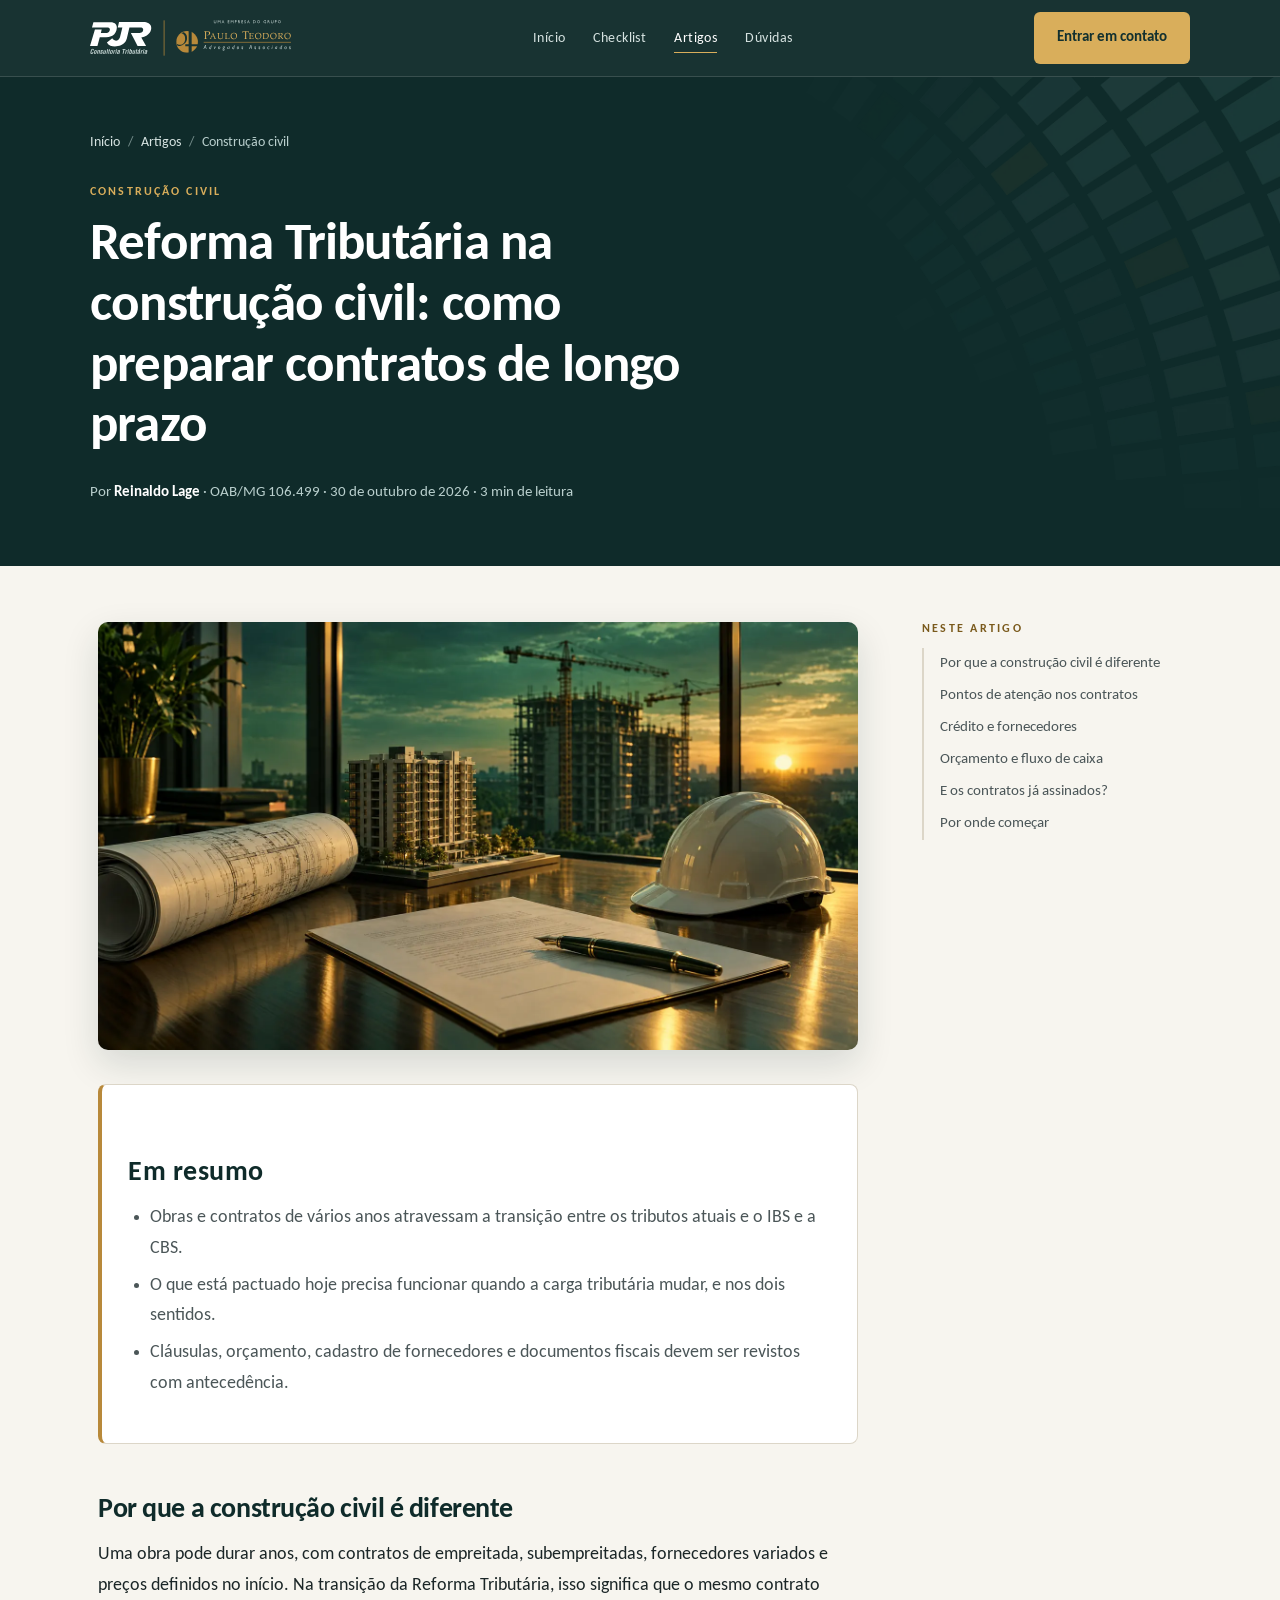
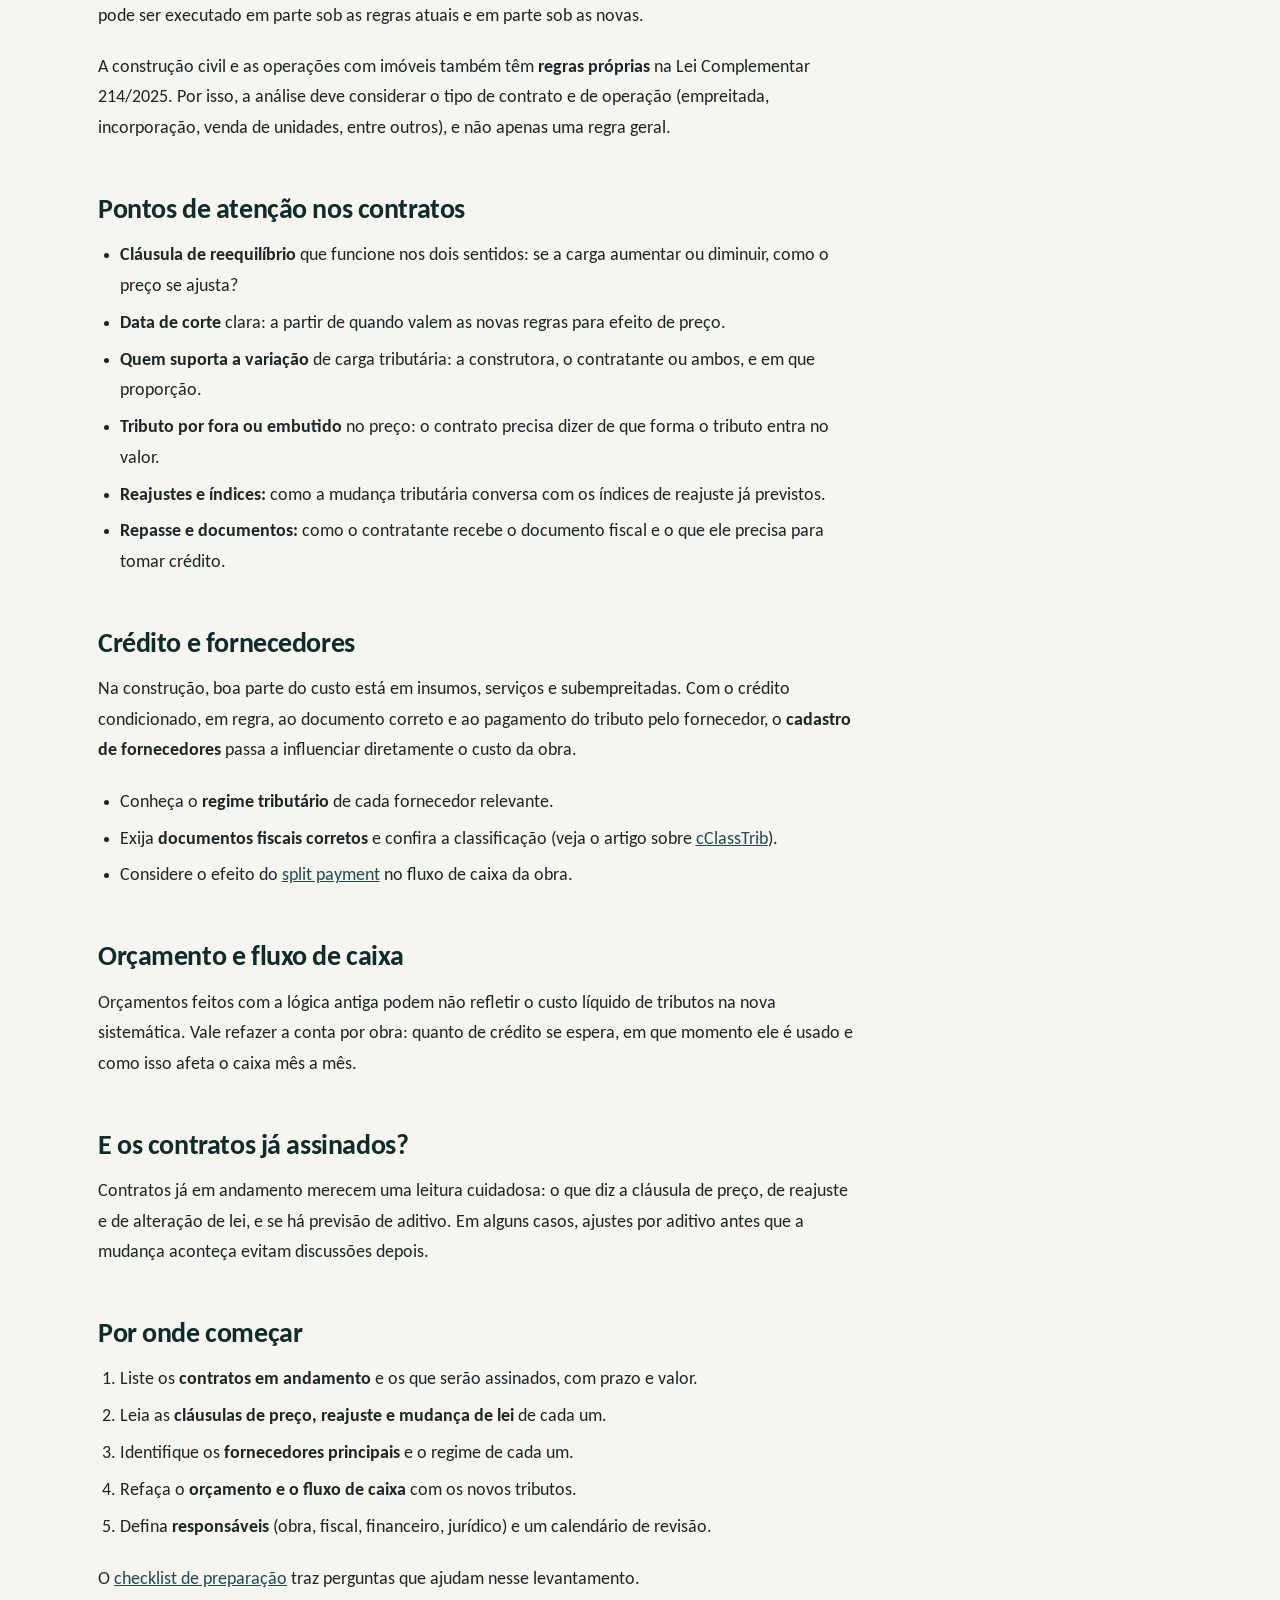
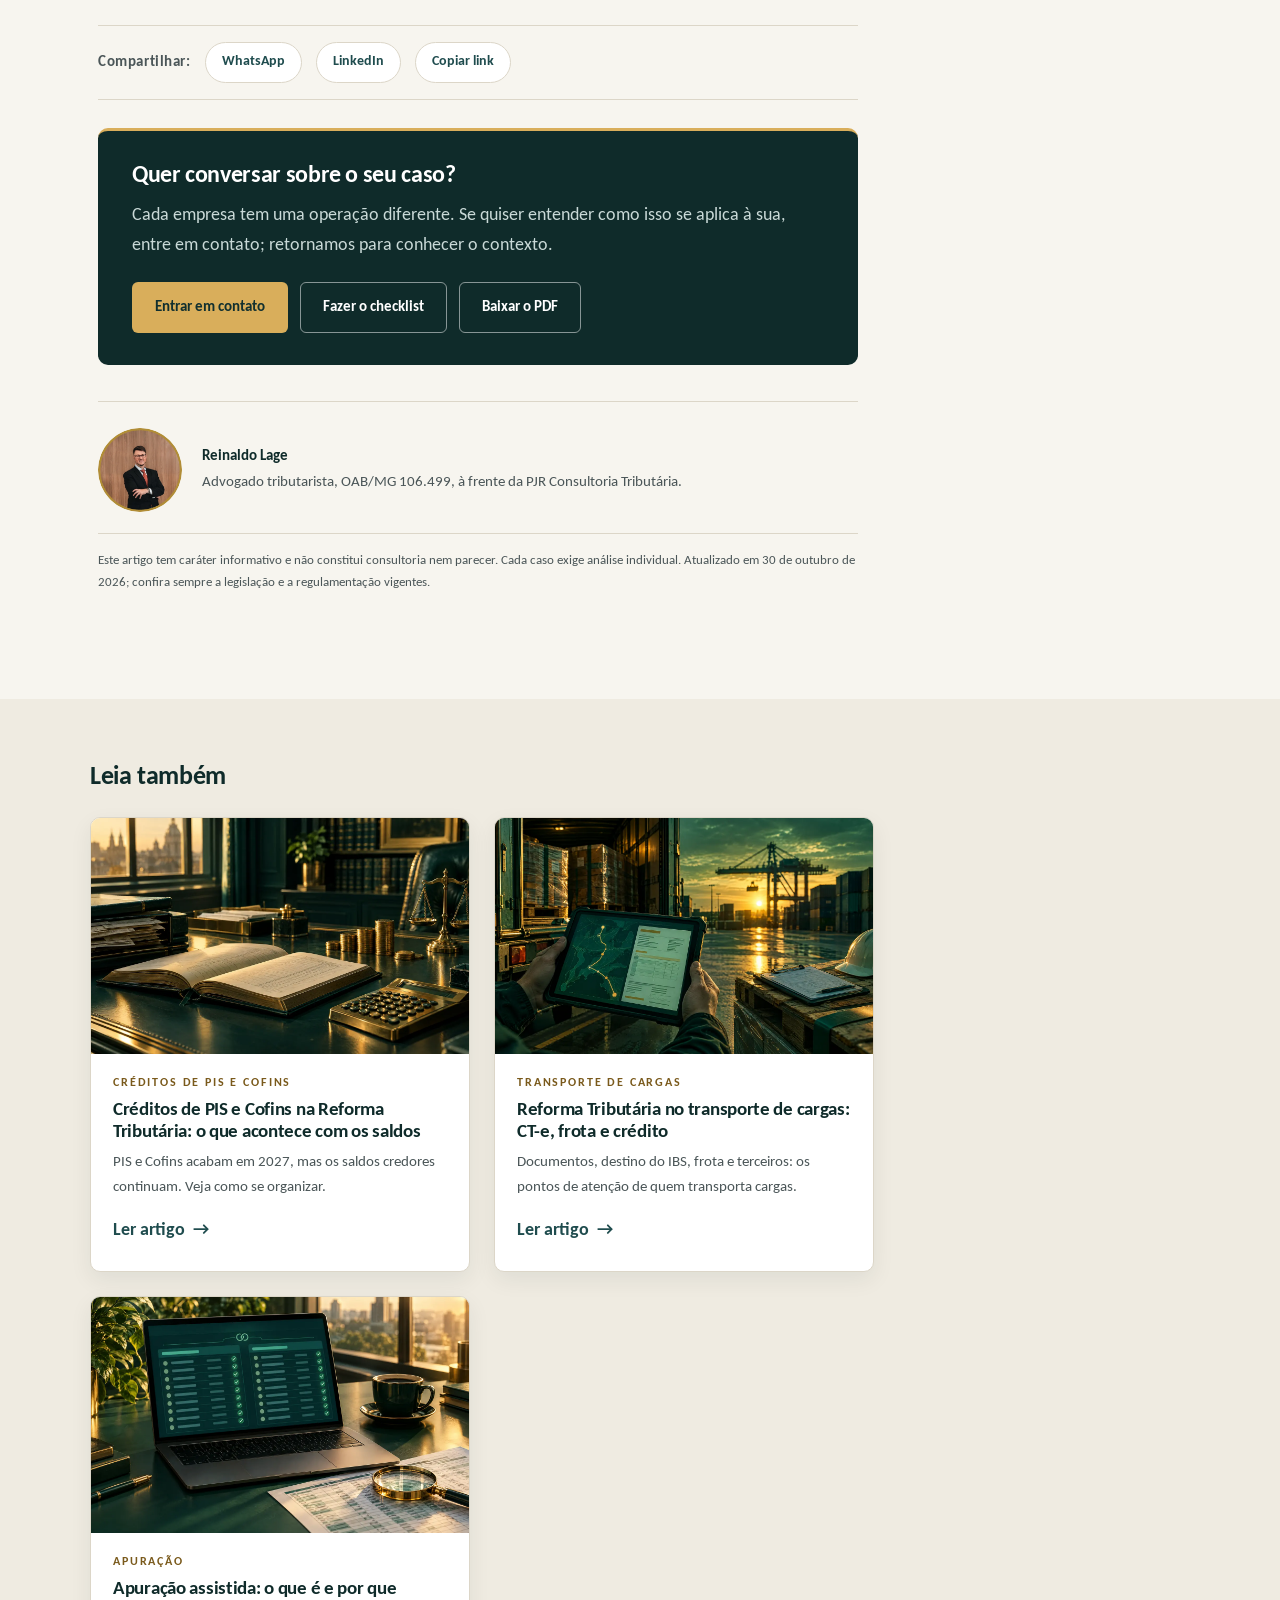
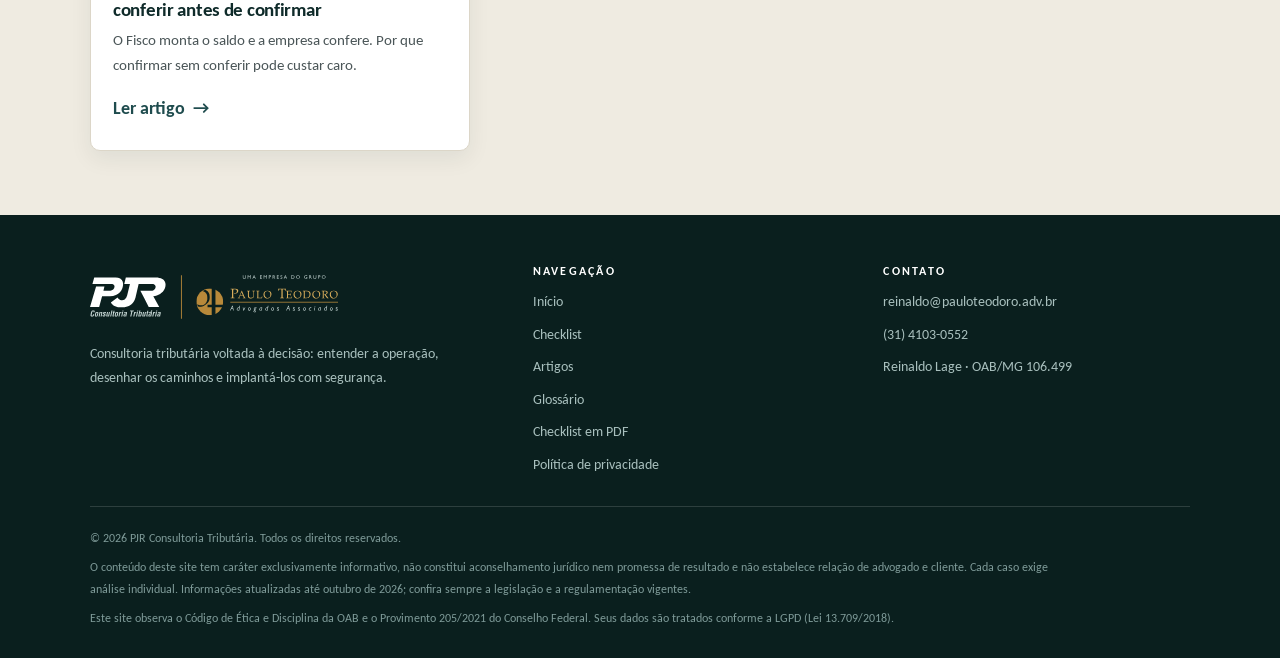
<file: artigos/reforma-tributaria-construcao-civil-contratos.html>
<!doctype html>
<html lang="pt-BR">
<head>
<meta charset="utf-8">
<meta name="viewport" content="width=device-width, initial-scale=1">
<title>Reforma Tributária na construção civil: contratos | PJR</title>
<meta name="description" content="Obras e contratos longos atravessam a transição da Reforma Tributária. Veja pontos de atenção em contratos, preço e crédito para construtoras.">
<meta name="robots" content="index, follow, max-image-preview:large">
<meta name="author" content="Reinaldo Lage">
<meta name="theme-color" content="#0F2B2A">
<link rel="canonical" href="https://samubhz.github.io/pjr-consultoria-tributaria/artigos/reforma-tributaria-construcao-civil-contratos.html">
<link rel="alternate" hreflang="pt-BR" href="https://samubhz.github.io/pjr-consultoria-tributaria/artigos/reforma-tributaria-construcao-civil-contratos.html">
<link rel="icon" type="image/svg+xml" href="../assets/favicon.svg?v=2">
<link rel="icon" href="../assets/favicon.ico?v=2" sizes="any">
<link rel="icon" type="image/png" sizes="32x32" href="../assets/favicon-32.png?v=2">
<link rel="apple-touch-icon" href="../assets/apple-touch-icon.png?v=2">
<link rel="manifest" href="../site.webmanifest">
<meta property="og:type" content="article">
<meta property="og:locale" content="pt_BR">
<meta property="og:site_name" content="PJR Consultoria Tributária">
<meta property="og:title" content="Reforma Tributária na construção civil: contratos | PJR">
<meta property="og:description" content="Obras e contratos longos atravessam a transição da Reforma Tributária. Veja pontos de atenção em contratos, preço e crédito para construtoras.">
<meta property="og:url" content="https://samubhz.github.io/pjr-consultoria-tributaria/artigos/reforma-tributaria-construcao-civil-contratos.html">
<meta property="og:image" content="https://samubhz.github.io/pjr-consultoria-tributaria/assets/og-reforma-tributaria-construcao-civil-contratos.jpg">
<meta property="og:image:width" content="1200"><meta property="og:image:height" content="630">
<meta name="twitter:card" content="summary_large_image">
<meta name="twitter:title" content="Reforma Tributária na construção civil: contratos | PJR">
<meta name="twitter:description" content="Obras e contratos longos atravessam a transição da Reforma Tributária. Veja pontos de atenção em contratos, preço e crédito para construtoras.">
<meta name="twitter:image" content="https://samubhz.github.io/pjr-consultoria-tributaria/assets/og-reforma-tributaria-construcao-civil-contratos.jpg">
<meta property="article:published_time" content="2026-10-30"><meta property="article:author" content="Reinaldo Lage">
<script type="application/ld+json">
{
  "@context": "https://schema.org",
  "@graph": [
    {
      "@type": "Article",
      "@id": "https://samubhz.github.io/pjr-consultoria-tributaria/artigos/reforma-tributaria-construcao-civil-contratos.html#article",
      "headline": "Reforma Tributária na construção civil: como preparar contratos de longo prazo",
      "description": "Obras e contratos longos atravessam a transição da Reforma Tributária. Veja pontos de atenção em contratos, preço e crédito para construtoras.",
      "inLanguage": "pt-BR",
      "datePublished": "2026-10-30",
      "dateModified": "2026-10-30",
      "image": "https://samubhz.github.io/pjr-consultoria-tributaria/assets/og-reforma-tributaria-construcao-civil-contratos.jpg",
      "mainEntityOfPage": "https://samubhz.github.io/pjr-consultoria-tributaria/artigos/reforma-tributaria-construcao-civil-contratos.html",
      "author": {
        "@type": "Person",
        "name": "Reinaldo Lage",
        "jobTitle": "Advogado tributarista",
        "identifier": "OAB/MG 106.499"
      },
      "publisher": {
        "@type": "Organization",
        "name": "PJR Consultoria Tributária",
        "logo": {
          "@type": "ImageObject",
          "url": "https://samubhz.github.io/pjr-consultoria-tributaria/assets/logo-pjr-color.png"
        }
      }
    },
    {
      "@type": "BreadcrumbList",
      "itemListElement": [
        {
          "@type": "ListItem",
          "position": 1,
          "name": "Início",
          "item": "https://samubhz.github.io/pjr-consultoria-tributaria/"
        },
        {
          "@type": "ListItem",
          "position": 2,
          "name": "Artigos",
          "item": "https://samubhz.github.io/pjr-consultoria-tributaria/artigos/"
        },
        {
          "@type": "ListItem",
          "position": 3,
          "name": "Reforma Tributária na construção civil: como preparar contratos de longo prazo",
          "item": "https://samubhz.github.io/pjr-consultoria-tributaria/artigos/reforma-tributaria-construcao-civil-contratos.html"
        }
      ]
    }
  ]
}
</script>
<link rel="preload" href="../assets/fonts/carlito-400.woff2" as="font" type="font/woff2" crossorigin>
<link rel="preload" href="../assets/fonts/carlito-700.woff2" as="font" type="font/woff2" crossorigin>
<link rel="stylesheet" href="../assets/blog.css">
</head>
<body>
<a class="skip" href="#conteudo">Ir para o conteúdo</a>
<header class="site">
  <div class="container nav">
    <a href="../index.html" aria-label="PJR Consultoria Tributária, início"><img src="../assets/selo-grupo-negativo.svg" alt="PJR Consultoria Tributária, uma empresa do grupo Paulo Teodoro Advogados Associados" width="201" height="52"></a>
    <nav aria-label="Principal"><ul>
      <li><a class="link" href="../index.html">Início</a></li>
      <li><a class="link" href="../index.html#checklist">Checklist</a></li>
      <li><a class="link" href="index.html" aria-current="page">Artigos</a></li>
      <li><a class="link" href="../index.html#faq">Dúvidas</a></li>
    </ul></nav>
    <a class="btn btn-primary" href="../index.html#contato">Entrar em contato</a>
  </div>
</header>
<main id="conteudo">
<div class="a-hero"><div class="container">
  <p class="crumbs"><a href="../index.html">Início</a><span>/</span><a href="index.html">Artigos</a><span>/</span>Construção civil</p>
  <span class="tag">Construção civil</span>
  <h1>Reforma Tributária na construção civil: como preparar contratos de longo prazo</h1>
  <p class="meta">Por <b>Reinaldo Lage</b> · OAB/MG 106.499 · 30 de outubro de 2026 · 3 min de leitura</p>
</div></div>
<div class="container a-wrap">
<article class="a-body">
  <figure><img src="../assets/art-obra.webp" alt="Planta, contrato e capacete sobre a mesa, com um edifício em obras ao fundo" width="1600" height="900" fetchpriority="high"></figure>
  <aside class="summary" aria-label="Em resumo"><h2>Em resumo</h2><ul><li>Obras e contratos de vários anos atravessam a transição entre os tributos atuais e o IBS e a CBS.</li><li>O que está pactuado hoje precisa funcionar quando a carga tributária mudar, e nos dois sentidos.</li><li>Cláusulas, orçamento, cadastro de fornecedores e documentos fiscais devem ser revistos com antecedência.</li></ul></aside>
  <h2 id="por-que-e-diferente">Por que a construção civil é diferente</h2>
<p>Uma obra pode durar anos, com contratos de empreitada, subempreitadas, fornecedores variados e preços definidos no início. Na transição da Reforma Tributária, isso significa que o mesmo contrato pode ser executado em parte sob as regras atuais e em parte sob as novas.</p>
<p>A construção civil e as operações com imóveis também têm <strong>regras próprias</strong> na Lei Complementar 214/2025. Por isso, a análise deve considerar o tipo de contrato e de operação (empreitada, incorporação, venda de unidades, entre outros), e não apenas uma regra geral.</p>
<h2 id="pontos-nos-contratos">Pontos de atenção nos contratos</h2>
<ul><li><strong>Cláusula de reequilíbrio</strong> que funcione nos dois sentidos: se a carga aumentar ou diminuir, como o preço se ajusta?</li>
<li><strong>Data de corte</strong> clara: a partir de quando valem as novas regras para efeito de preço.</li>
<li><strong>Quem suporta a variação</strong> de carga tributária: a construtora, o contratante ou ambos, e em que proporção.</li>
<li><strong>Tributo por fora ou embutido</strong> no preço: o contrato precisa dizer de que forma o tributo entra no valor.</li>
<li><strong>Reajustes e índices:</strong> como a mudança tributária conversa com os índices de reajuste já previstos.</li>
<li><strong>Repasse e documentos:</strong> como o contratante recebe o documento fiscal e o que ele precisa para tomar crédito.</li></ul>
<h2 id="credito-e-fornecedores">Crédito e fornecedores</h2>
<p>Na construção, boa parte do custo está em insumos, serviços e subempreitadas. Com o crédito condicionado, em regra, ao documento correto e ao pagamento do tributo pelo fornecedor, o <strong>cadastro de fornecedores</strong> passa a influenciar diretamente o custo da obra.</p>
<ul><li>Conheça o <strong>regime tributário</strong> de cada fornecedor relevante.</li>
<li>Exija <strong>documentos fiscais corretos</strong> e confira a classificação (veja o artigo sobre <a href="cclasstrib-classificacao-tributaria.html">cClassTrib</a>).</li>
<li>Considere o efeito do <a href="split-payment-reforma-tributaria.html">split payment</a> no fluxo de caixa da obra.</li></ul>
<h2 id="orcamento">Orçamento e fluxo de caixa</h2>
<p>Orçamentos feitos com a lógica antiga podem não refletir o custo líquido de tributos na nova sistemática. Vale refazer a conta por obra: quanto de crédito se espera, em que momento ele é usado e como isso afeta o caixa mês a mês.</p>
<h2 id="contratos-ja-assinados">E os contratos já assinados?</h2>
<p>Contratos já em andamento merecem uma leitura cuidadosa: o que diz a cláusula de preço, de reajuste e de alteração de lei, e se há previsão de aditivo. Em alguns casos, ajustes por aditivo antes que a mudança aconteça evitam discussões depois.</p>
<h2 id="passo-a-passo">Por onde começar</h2>
<ol><li>Liste os <strong>contratos em andamento</strong> e os que serão assinados, com prazo e valor.</li>
<li>Leia as <strong>cláusulas de preço, reajuste e mudança de lei</strong> de cada um.</li>
<li>Identifique os <strong>fornecedores principais</strong> e o regime de cada um.</li>
<li>Refaça o <strong>orçamento e o fluxo de caixa</strong> com os novos tributos.</li>
<li>Defina <strong>responsáveis</strong> (obra, fiscal, financeiro, jurídico) e um calendário de revisão.</li></ol>
<p>O <a href="../index.html#checklist">checklist de preparação</a> traz perguntas que ajudam nesse levantamento.</p>

  <div class="share"><span>Compartilhar:</span><a href="https://wa.me/?text=Reforma%20Tribut%C3%A1ria%20na%20constru%C3%A7%C3%A3o%20civil%3A%20como%20preparar%20contratos%20de%20longo%20prazo%20https%3A//samubhz.github.io/pjr-consultoria-tributaria/artigos/reforma-tributaria-construcao-civil-contratos.html" rel="noopener" target="_blank">WhatsApp</a><a href="https://www.linkedin.com/sharing/share-offsite/?url=https%3A//samubhz.github.io/pjr-consultoria-tributaria/artigos/reforma-tributaria-construcao-civil-contratos.html" rel="noopener" target="_blank">LinkedIn</a><button type="button" data-copy>Copiar link</button></div>
  <aside class="cta"><h2>Quer conversar sobre o seu caso?</h2><p>Cada empresa tem uma operação diferente. Se quiser entender como isso se aplica à sua, entre em contato; retornamos para conhecer o contexto.</p>
  <div class="row"><a class="btn btn-primary" href="../index.html#contato">Entrar em contato</a><a class="btn btn-ghost" href="../index.html#checklist">Fazer o checklist</a><a class="btn btn-ghost" href="../checklist-reforma-tributaria-PJR.pdf" download>Baixar o PDF</a></div></aside>
  <div class="author"><img src="../assets/reinaldo-lage.webp" alt="Reinaldo Lage" width="84" height="84" loading="lazy"><p><b>Reinaldo Lage</b><br>Advogado tributarista, OAB/MG 106.499, à frente da PJR Consultoria Tributária.</p></div>
  <p class="legal-note">Este artigo tem caráter informativo e não constitui consultoria nem parecer. Cada caso exige análise individual. Atualizado em 30 de outubro de 2026; confira sempre a legislação e a regulamentação vigentes.</p>
</article>
<aside class="toc" aria-label="Neste artigo"><h2>Neste artigo</h2><ol><li><a href="#por-que-e-diferente">Por que a construção civil é diferente</a></li><li><a href="#pontos-nos-contratos">Pontos de atenção nos contratos</a></li><li><a href="#credito-e-fornecedores">Crédito e fornecedores</a></li><li><a href="#orcamento">Orçamento e fluxo de caixa</a></li><li><a href="#contratos-ja-assinados">E os contratos já assinados?</a></li><li><a href="#passo-a-passo">Por onde começar</a></li></ol></aside>
</div>
<section class="related"><div class="container"><h2>Leia também</h2><div class="cards"><a class="card" href="creditos-pis-cofins-reforma-tributaria.html"><img src="../assets/art-pis.webp" alt="Livro-caixa, calculadora, moedas e balança sobre uma mesa de escritório" width="1600" height="900" loading="lazy"><div><span class="tag">Créditos de PIS e Cofins</span><h3>Créditos de PIS e Cofins na Reforma Tributária: o que acontece com os saldos</h3><p>PIS e Cofins acabam em 2027, mas os saldos credores continuam. Veja como se organizar.</p><span class="more">Ler artigo <span aria-hidden="true">→</span></span></div></a><a class="card" href="reforma-tributaria-transporte-de-cargas-cte.html"><img src="../assets/art-transporte.webp" alt="Tablet com rota e documento de frete diante de um caminhão carregado ao entardecer" width="1600" height="900" loading="lazy"><div><span class="tag">Transporte de cargas</span><h3>Reforma Tributária no transporte de cargas: CT-e, frota e crédito</h3><p>Documentos, destino do IBS, frota e terceiros: os pontos de atenção de quem transporta cargas.</p><span class="more">Ler artigo <span aria-hidden="true">→</span></span></div></a><a class="card" href="apuracao-assistida-o-que-e.html"><img src="../assets/art-apuracao.webp" alt="Notebook com painel de conferência de documentos e lupa sobre uma planilha" width="1600" height="900" loading="lazy"><div><span class="tag">Apuração</span><h3>Apuração assistida: o que é e por que conferir antes de confirmar</h3><p>O Fisco monta o saldo e a empresa confere. Por que confirmar sem conferir pode custar caro.</p><span class="more">Ler artigo <span aria-hidden="true">→</span></span></div></a></div></div></section>
</main>
<a class="wa" href="https://wa.me/5531992172016?text=Ol%C3%A1%2C%20li%20o%20artigo%20%22Reforma%20Tribut%C3%A1ria%20na%20constru%C3%A7%C3%A3o%20civil%3A%20como%20preparar%20contratos%20de%20longo%20prazo%22%20no%20site%20da%20PJR%20e%20gostaria%20de%20conversar." aria-label="Conversar pelo WhatsApp" rel="noopener"><svg class="icon" viewBox="0 0 448 512" aria-hidden="true"><path d="M380.9 97.1C339 55.1 283.2 32 223.9 32c-122.4 0-222 99.6-222 222 0 39.1 10.2 77.3 29.6 111L0 480l117.7-30.9c32.4 17.7 68.9 27 106.1 27h.1c122.3 0 224.1-99.6 224.1-222 0-59.3-25.2-115-67.1-157zm-157 341.6c-33.2 0-65.7-8.9-94-25.7l-6.7-4-69.8 18.3L72 359.2l-4.4-7c-18.5-29.4-28.2-63.3-28.2-98.2 0-101.7 82.8-184.5 184.6-184.5 49.3 0 95.6 19.2 130.4 54.1 34.8 34.9 56.2 81.2 56.1 130.5 0 101.8-84.9 184.6-186.6 184.6zm101.2-138.2c-5.5-2.8-32.8-16.2-37.9-18-5.1-1.9-8.8-2.8-12.5 2.8-3.7 5.6-14.3 18-17.6 21.8-3.2 3.7-6.5 4.2-12 1.4-32.6-16.3-54-29.1-75.5-66-5.7-9.8 5.7-9.1 16.3-30.3 1.8-3.7.9-6.9-.5-9.7-1.4-2.8-12.5-30.1-17.1-41.2-4.5-10.8-9.1-9.3-12.5-9.5-3.2-.2-6.9-.2-10.6-.2-3.7 0-9.7 1.4-14.8 6.9-5.1 5.6-19.4 19-19.4 46.3 0 27.3 19.9 53.7 22.6 57.4 2.8 3.7 39.1 59.7 94.8 83.8 35.2 15.2 49 16.5 66.6 13.9 10.7-1.6 32.8-13.4 37.4-26.4 4.6-13 4.6-24.1 3.2-26.4-1.3-2.5-5-3.9-10.5-6.6z"></path></svg></a>
<noscript><style>.wa{opacity:1;pointer-events:auto}</style></noscript>
<script>(function(){var h=document.querySelector("header.site"),w=document.querySelector(".wa"),t=false;function f(){if(t)return;t=true;requestAnimationFrame(function(){h.classList.toggle("scrolled",window.scrollY>8);w.classList.toggle("show",window.scrollY>400);t=false})}window.addEventListener("scroll",f,{passive:true});f();var b=document.querySelector("[data-copy]");if(b)b.addEventListener("click",function(){var u=location.href.split("#")[0],ok=function(){b.textContent="Link copiado"};if(navigator.clipboard&&navigator.clipboard.writeText){navigator.clipboard.writeText(u).then(ok,function(){window.prompt("Copie o link:",u)})}else{window.prompt("Copie o link:",u)}})})();</script>
<footer>
  <div class="container">
    <div class="fgrid">
      <div><img src="../assets/selo-grupo-negativo.svg" alt="PJR Consultoria Tributária, uma empresa do grupo Paulo Teodoro Advogados Associados" width="248" height="64" loading="lazy" style="height:64px;width:auto;max-width:100%"><p>Consultoria tributária voltada à decisão: entender a operação, desenhar os caminhos e implantá-los com segurança.</p></div>
      <div><h3>Navegação</h3><ul><li><a href="../index.html">Início</a></li><li><a href="../index.html#checklist">Checklist</a></li><li><a href="index.html">Artigos</a></li><li><a href="../index.html#glossario">Glossário</a></li><li><a href="../checklist-reforma-tributaria-PJR.pdf" download>Checklist em PDF</a></li><li><a href="../privacidade.html">Política de privacidade</a></li></ul></div>
      <div><h3>Contato</h3><ul><li><a href="mailto:reinaldo@pauloteodoro.adv.br">reinaldo@pauloteodoro.adv.br</a></li><li><a href="tel:+553141030552">(31) 4103-0552</a></li><li>Reinaldo Lage · OAB/MG 106.499</li></ul></div>
    </div>
    <div class="legal">
      <span>© 2026 PJR Consultoria Tributária. Todos os direitos reservados.</span>
      <span>O conteúdo deste site tem caráter exclusivamente informativo, não constitui aconselhamento jurídico nem promessa de resultado e não estabelece relação de advogado e cliente. Cada caso exige análise individual. Informações atualizadas até outubro de 2026; confira sempre a legislação e a regulamentação vigentes.</span>
      <span>Este site observa o Código de Ética e Disciplina da OAB e o Provimento 205/2021 do Conselho Federal. Seus dados são tratados conforme a LGPD (Lei 13.709/2018).</span>
    </div>
  </div>
</footer>
</body>
</html>
</file>
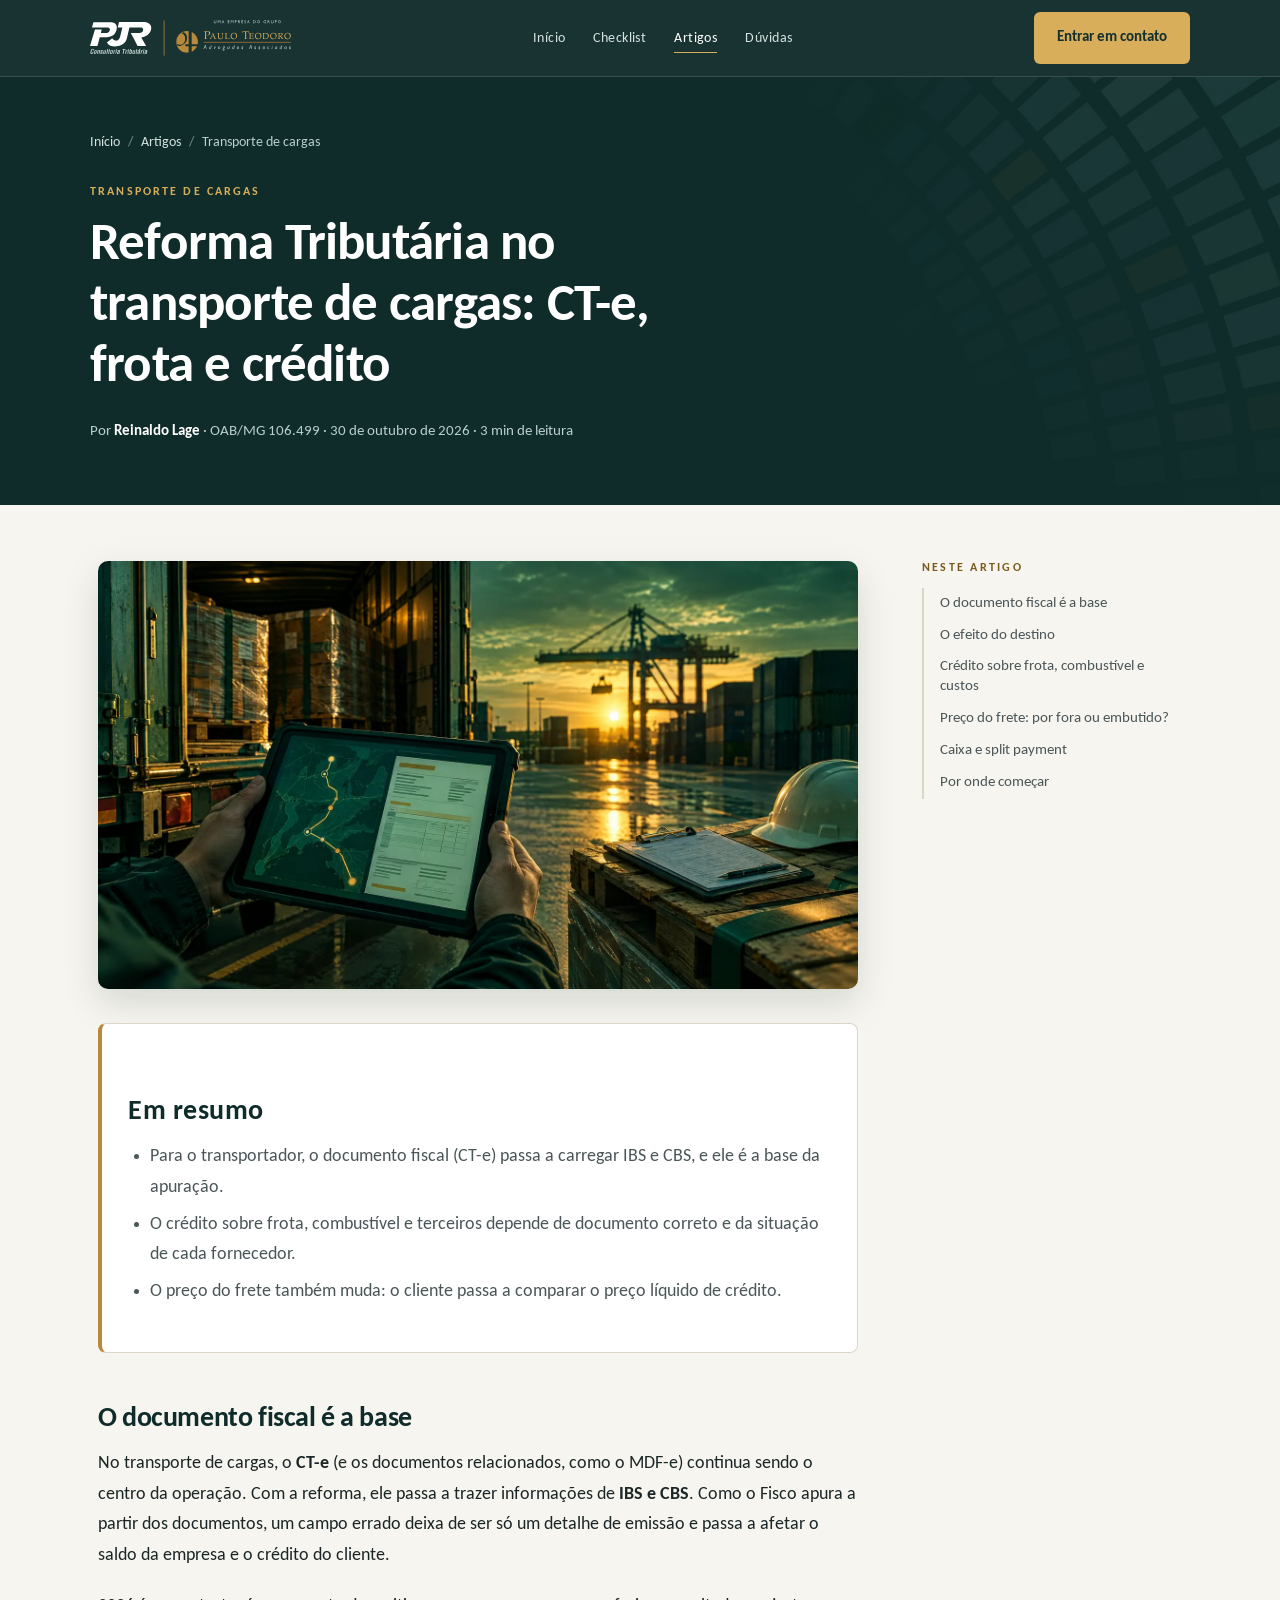
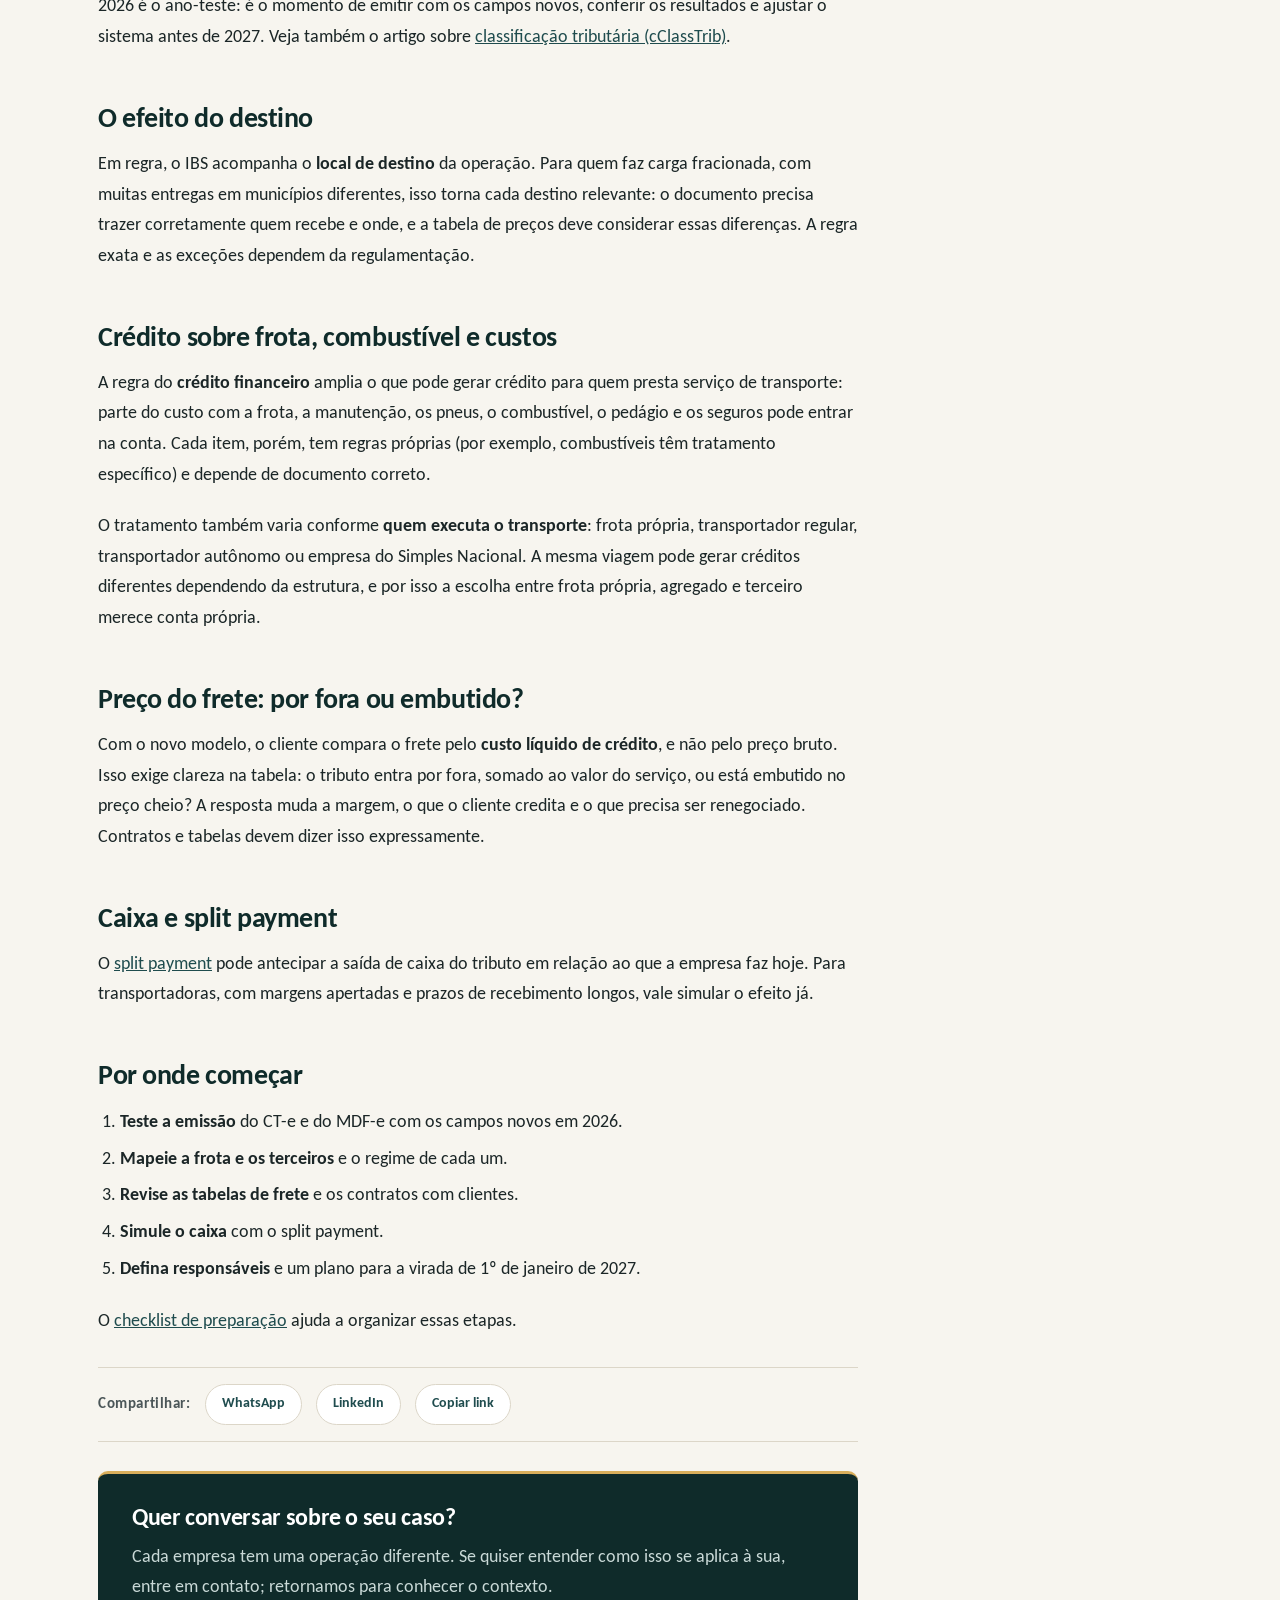
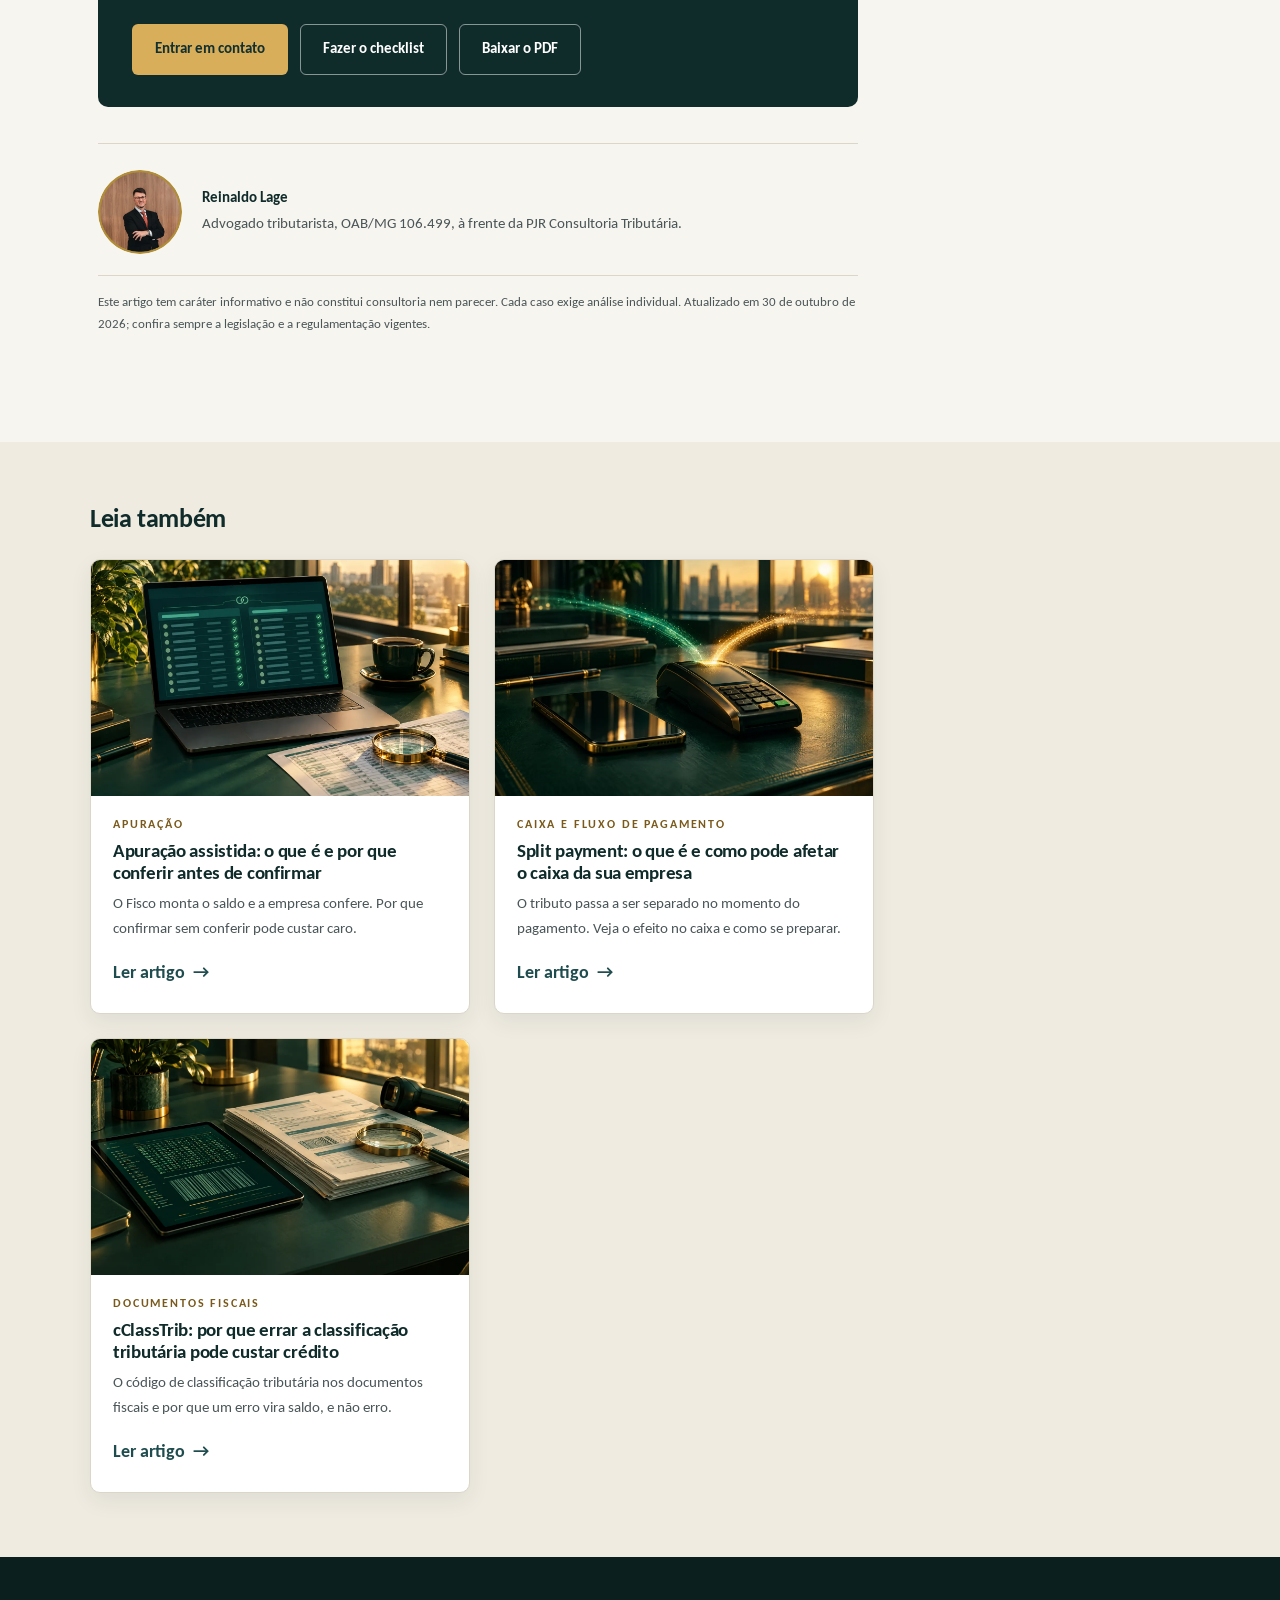
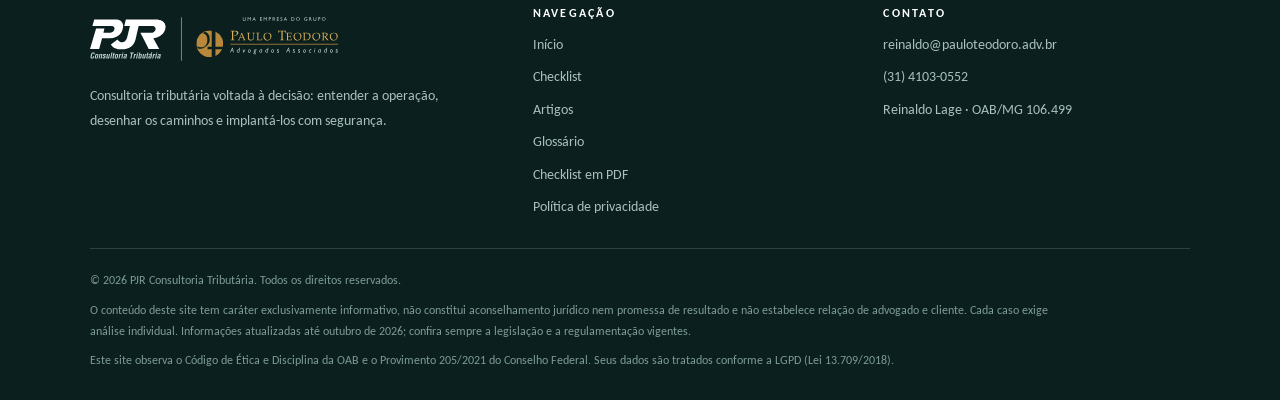
<file: artigos/reforma-tributaria-transporte-de-cargas-cte.html>
<!doctype html>
<html lang="pt-BR">
<head>
<meta charset="utf-8">
<meta name="viewport" content="width=device-width, initial-scale=1">
<title>Reforma Tributária no transporte de cargas | PJR</title>
<meta name="description" content="O que muda para transportadoras: documentos fiscais (CT-e), IBS no destino, crédito sobre frota e combustível, terceiros e preço do frete.">
<meta name="robots" content="index, follow, max-image-preview:large">
<meta name="author" content="Reinaldo Lage">
<meta name="theme-color" content="#0F2B2A">
<link rel="canonical" href="https://samubhz.github.io/pjr-consultoria-tributaria/artigos/reforma-tributaria-transporte-de-cargas-cte.html">
<link rel="alternate" hreflang="pt-BR" href="https://samubhz.github.io/pjr-consultoria-tributaria/artigos/reforma-tributaria-transporte-de-cargas-cte.html">
<link rel="icon" type="image/svg+xml" href="../assets/favicon.svg?v=2">
<link rel="icon" href="../assets/favicon.ico?v=2" sizes="any">
<link rel="icon" type="image/png" sizes="32x32" href="../assets/favicon-32.png?v=2">
<link rel="apple-touch-icon" href="../assets/apple-touch-icon.png?v=2">
<link rel="manifest" href="../site.webmanifest">
<meta property="og:type" content="article">
<meta property="og:locale" content="pt_BR">
<meta property="og:site_name" content="PJR Consultoria Tributária">
<meta property="og:title" content="Reforma Tributária no transporte de cargas | PJR">
<meta property="og:description" content="O que muda para transportadoras: documentos fiscais (CT-e), IBS no destino, crédito sobre frota e combustível, terceiros e preço do frete.">
<meta property="og:url" content="https://samubhz.github.io/pjr-consultoria-tributaria/artigos/reforma-tributaria-transporte-de-cargas-cte.html">
<meta property="og:image" content="https://samubhz.github.io/pjr-consultoria-tributaria/assets/og-reforma-tributaria-transporte-de-cargas-cte.jpg">
<meta property="og:image:width" content="1200"><meta property="og:image:height" content="630">
<meta name="twitter:card" content="summary_large_image">
<meta name="twitter:title" content="Reforma Tributária no transporte de cargas | PJR">
<meta name="twitter:description" content="O que muda para transportadoras: documentos fiscais (CT-e), IBS no destino, crédito sobre frota e combustível, terceiros e preço do frete.">
<meta name="twitter:image" content="https://samubhz.github.io/pjr-consultoria-tributaria/assets/og-reforma-tributaria-transporte-de-cargas-cte.jpg">
<meta property="article:published_time" content="2026-10-30"><meta property="article:author" content="Reinaldo Lage">
<script type="application/ld+json">
{
  "@context": "https://schema.org",
  "@graph": [
    {
      "@type": "Article",
      "@id": "https://samubhz.github.io/pjr-consultoria-tributaria/artigos/reforma-tributaria-transporte-de-cargas-cte.html#article",
      "headline": "Reforma Tributária no transporte de cargas: CT-e, frota e crédito",
      "description": "O que muda para transportadoras: documentos fiscais (CT-e), IBS no destino, crédito sobre frota e combustível, terceiros e preço do frete.",
      "inLanguage": "pt-BR",
      "datePublished": "2026-10-30",
      "dateModified": "2026-10-30",
      "image": "https://samubhz.github.io/pjr-consultoria-tributaria/assets/og-reforma-tributaria-transporte-de-cargas-cte.jpg",
      "mainEntityOfPage": "https://samubhz.github.io/pjr-consultoria-tributaria/artigos/reforma-tributaria-transporte-de-cargas-cte.html",
      "author": {
        "@type": "Person",
        "name": "Reinaldo Lage",
        "jobTitle": "Advogado tributarista",
        "identifier": "OAB/MG 106.499"
      },
      "publisher": {
        "@type": "Organization",
        "name": "PJR Consultoria Tributária",
        "logo": {
          "@type": "ImageObject",
          "url": "https://samubhz.github.io/pjr-consultoria-tributaria/assets/logo-pjr-color.png"
        }
      }
    },
    {
      "@type": "BreadcrumbList",
      "itemListElement": [
        {
          "@type": "ListItem",
          "position": 1,
          "name": "Início",
          "item": "https://samubhz.github.io/pjr-consultoria-tributaria/"
        },
        {
          "@type": "ListItem",
          "position": 2,
          "name": "Artigos",
          "item": "https://samubhz.github.io/pjr-consultoria-tributaria/artigos/"
        },
        {
          "@type": "ListItem",
          "position": 3,
          "name": "Reforma Tributária no transporte de cargas: CT-e, frota e crédito",
          "item": "https://samubhz.github.io/pjr-consultoria-tributaria/artigos/reforma-tributaria-transporte-de-cargas-cte.html"
        }
      ]
    }
  ]
}
</script>
<link rel="preload" href="../assets/fonts/carlito-400.woff2" as="font" type="font/woff2" crossorigin>
<link rel="preload" href="../assets/fonts/carlito-700.woff2" as="font" type="font/woff2" crossorigin>
<link rel="stylesheet" href="../assets/blog.css">
</head>
<body>
<a class="skip" href="#conteudo">Ir para o conteúdo</a>
<header class="site">
  <div class="container nav">
    <a href="../index.html" aria-label="PJR Consultoria Tributária, início"><img src="../assets/selo-grupo-negativo.svg" alt="PJR Consultoria Tributária, uma empresa do grupo Paulo Teodoro Advogados Associados" width="201" height="52"></a>
    <nav aria-label="Principal"><ul>
      <li><a class="link" href="../index.html">Início</a></li>
      <li><a class="link" href="../index.html#checklist">Checklist</a></li>
      <li><a class="link" href="index.html" aria-current="page">Artigos</a></li>
      <li><a class="link" href="../index.html#faq">Dúvidas</a></li>
    </ul></nav>
    <a class="btn btn-primary" href="../index.html#contato">Entrar em contato</a>
  </div>
</header>
<main id="conteudo">
<div class="a-hero"><div class="container">
  <p class="crumbs"><a href="../index.html">Início</a><span>/</span><a href="index.html">Artigos</a><span>/</span>Transporte de cargas</p>
  <span class="tag">Transporte de cargas</span>
  <h1>Reforma Tributária no transporte de cargas: CT-e, frota e crédito</h1>
  <p class="meta">Por <b>Reinaldo Lage</b> · OAB/MG 106.499 · 30 de outubro de 2026 · 3 min de leitura</p>
</div></div>
<div class="container a-wrap">
<article class="a-body">
  <figure><img src="../assets/art-transporte.webp" alt="Tablet com rota e documento de frete diante de um caminhão carregado ao entardecer" width="1600" height="900" fetchpriority="high"></figure>
  <aside class="summary" aria-label="Em resumo"><h2>Em resumo</h2><ul><li>Para o transportador, o documento fiscal (CT-e) passa a carregar IBS e CBS, e ele é a base da apuração.</li><li>O crédito sobre frota, combustível e terceiros depende de documento correto e da situação de cada fornecedor.</li><li>O preço do frete também muda: o cliente passa a comparar o preço líquido de crédito.</li></ul></aside>
  <h2 id="documento">O documento fiscal é a base</h2>
<p>No transporte de cargas, o <strong>CT-e</strong> (e os documentos relacionados, como o MDF-e) continua sendo o centro da operação. Com a reforma, ele passa a trazer informações de <strong>IBS e CBS</strong>. Como o Fisco apura a partir dos documentos, um campo errado deixa de ser só um detalhe de emissão e passa a afetar o saldo da empresa e o crédito do cliente.</p>
<p>2026 é o ano-teste: é o momento de emitir com os campos novos, conferir os resultados e ajustar o sistema antes de 2027. Veja também o artigo sobre <a href="cclasstrib-classificacao-tributaria.html">classificação tributária (cClassTrib)</a>.</p>
<h2 id="destino">O efeito do destino</h2>
<p>Em regra, o IBS acompanha o <strong>local de destino</strong> da operação. Para quem faz carga fracionada, com muitas entregas em municípios diferentes, isso torna cada destino relevante: o documento precisa trazer corretamente quem recebe e onde, e a tabela de preços deve considerar essas diferenças. A regra exata e as exceções dependem da regulamentação.</p>
<h2 id="credito-frota">Crédito sobre frota, combustível e custos</h2>
<p>A regra do <strong>crédito financeiro</strong> amplia o que pode gerar crédito para quem presta serviço de transporte: parte do custo com a frota, a manutenção, os pneus, o combustível, o pedágio e os seguros pode entrar na conta. Cada item, porém, tem regras próprias (por exemplo, combustíveis têm tratamento específico) e depende de documento correto.</p>
<p>O tratamento também varia conforme <strong>quem executa o transporte</strong>: frota própria, transportador regular, transportador autônomo ou empresa do Simples Nacional. A mesma viagem pode gerar créditos diferentes dependendo da estrutura, e por isso a escolha entre frota própria, agregado e terceiro merece conta própria.</p>
<h2 id="preco-do-frete">Preço do frete: por fora ou embutido?</h2>
<p>Com o novo modelo, o cliente compara o frete pelo <strong>custo líquido de crédito</strong>, e não pelo preço bruto. Isso exige clareza na tabela: o tributo entra por fora, somado ao valor do serviço, ou está embutido no preço cheio? A resposta muda a margem, o que o cliente credita e o que precisa ser renegociado. Contratos e tabelas devem dizer isso expressamente.</p>
<h2 id="caixa">Caixa e split payment</h2>
<p>O <a href="split-payment-reforma-tributaria.html">split payment</a> pode antecipar a saída de caixa do tributo em relação ao que a empresa faz hoje. Para transportadoras, com margens apertadas e prazos de recebimento longos, vale simular o efeito já.</p>
<h2 id="passo-a-passo">Por onde começar</h2>
<ol><li><strong>Teste a emissão</strong> do CT-e e do MDF-e com os campos novos em 2026.</li>
<li><strong>Mapeie a frota e os terceiros</strong> e o regime de cada um.</li>
<li><strong>Revise as tabelas de frete</strong> e os contratos com clientes.</li>
<li><strong>Simule o caixa</strong> com o split payment.</li>
<li><strong>Defina responsáveis</strong> e um plano para a virada de 1º de janeiro de 2027.</li></ol>
<p>O <a href="../index.html#checklist">checklist de preparação</a> ajuda a organizar essas etapas.</p>

  <div class="share"><span>Compartilhar:</span><a href="https://wa.me/?text=Reforma%20Tribut%C3%A1ria%20no%20transporte%20de%20cargas%3A%20CT-e%2C%20frota%20e%20cr%C3%A9dito%20https%3A//samubhz.github.io/pjr-consultoria-tributaria/artigos/reforma-tributaria-transporte-de-cargas-cte.html" rel="noopener" target="_blank">WhatsApp</a><a href="https://www.linkedin.com/sharing/share-offsite/?url=https%3A//samubhz.github.io/pjr-consultoria-tributaria/artigos/reforma-tributaria-transporte-de-cargas-cte.html" rel="noopener" target="_blank">LinkedIn</a><button type="button" data-copy>Copiar link</button></div>
  <aside class="cta"><h2>Quer conversar sobre o seu caso?</h2><p>Cada empresa tem uma operação diferente. Se quiser entender como isso se aplica à sua, entre em contato; retornamos para conhecer o contexto.</p>
  <div class="row"><a class="btn btn-primary" href="../index.html#contato">Entrar em contato</a><a class="btn btn-ghost" href="../index.html#checklist">Fazer o checklist</a><a class="btn btn-ghost" href="../checklist-reforma-tributaria-PJR.pdf" download>Baixar o PDF</a></div></aside>
  <div class="author"><img src="../assets/reinaldo-lage.webp" alt="Reinaldo Lage" width="84" height="84" loading="lazy"><p><b>Reinaldo Lage</b><br>Advogado tributarista, OAB/MG 106.499, à frente da PJR Consultoria Tributária.</p></div>
  <p class="legal-note">Este artigo tem caráter informativo e não constitui consultoria nem parecer. Cada caso exige análise individual. Atualizado em 30 de outubro de 2026; confira sempre a legislação e a regulamentação vigentes.</p>
</article>
<aside class="toc" aria-label="Neste artigo"><h2>Neste artigo</h2><ol><li><a href="#documento">O documento fiscal é a base</a></li><li><a href="#destino">O efeito do destino</a></li><li><a href="#credito-frota">Crédito sobre frota, combustível e custos</a></li><li><a href="#preco-do-frete">Preço do frete: por fora ou embutido?</a></li><li><a href="#caixa">Caixa e split payment</a></li><li><a href="#passo-a-passo">Por onde começar</a></li></ol></aside>
</div>
<section class="related"><div class="container"><h2>Leia também</h2><div class="cards"><a class="card" href="apuracao-assistida-o-que-e.html"><img src="../assets/art-apuracao.webp" alt="Notebook com painel de conferência de documentos e lupa sobre uma planilha" width="1600" height="900" loading="lazy"><div><span class="tag">Apuração</span><h3>Apuração assistida: o que é e por que conferir antes de confirmar</h3><p>O Fisco monta o saldo e a empresa confere. Por que confirmar sem conferir pode custar caro.</p><span class="more">Ler artigo <span aria-hidden="true">→</span></span></div></a><a class="card" href="split-payment-reforma-tributaria.html"><img src="../assets/art-split.webp" alt="Terminal de pagamento e celular sobre uma mesa verde, com um fluxo de luz se dividindo em dois" width="1600" height="900" loading="lazy"><div><span class="tag">Caixa e fluxo de pagamento</span><h3>Split payment: o que é e como pode afetar o caixa da sua empresa</h3><p>O tributo passa a ser separado no momento do pagamento. Veja o efeito no caixa e como se preparar.</p><span class="more">Ler artigo <span aria-hidden="true">→</span></span></div></a><a class="card" href="cclasstrib-classificacao-tributaria.html"><img src="../assets/art-cclasstrib.webp" alt="Tablet com códigos, notas fiscais e uma lupa dourada sobre a mesa" width="1600" height="900" loading="lazy"><div><span class="tag">Documentos fiscais</span><h3>cClassTrib: por que errar a classificação tributária pode custar crédito</h3><p>O código de classificação tributária nos documentos fiscais e por que um erro vira saldo, e não erro.</p><span class="more">Ler artigo <span aria-hidden="true">→</span></span></div></a></div></div></section>
</main>
<a class="wa" href="https://wa.me/5531992172016?text=Ol%C3%A1%2C%20li%20o%20artigo%20%22Reforma%20Tribut%C3%A1ria%20no%20transporte%20de%20cargas%3A%20CT-e%2C%20frota%20e%20cr%C3%A9dito%22%20no%20site%20da%20PJR%20e%20gostaria%20de%20conversar." aria-label="Conversar pelo WhatsApp" rel="noopener"><svg class="icon" viewBox="0 0 448 512" aria-hidden="true"><path d="M380.9 97.1C339 55.1 283.2 32 223.9 32c-122.4 0-222 99.6-222 222 0 39.1 10.2 77.3 29.6 111L0 480l117.7-30.9c32.4 17.7 68.9 27 106.1 27h.1c122.3 0 224.1-99.6 224.1-222 0-59.3-25.2-115-67.1-157zm-157 341.6c-33.2 0-65.7-8.9-94-25.7l-6.7-4-69.8 18.3L72 359.2l-4.4-7c-18.5-29.4-28.2-63.3-28.2-98.2 0-101.7 82.8-184.5 184.6-184.5 49.3 0 95.6 19.2 130.4 54.1 34.8 34.9 56.2 81.2 56.1 130.5 0 101.8-84.9 184.6-186.6 184.6zm101.2-138.2c-5.5-2.8-32.8-16.2-37.9-18-5.1-1.9-8.8-2.8-12.5 2.8-3.7 5.6-14.3 18-17.6 21.8-3.2 3.7-6.5 4.2-12 1.4-32.6-16.3-54-29.1-75.5-66-5.7-9.8 5.7-9.1 16.3-30.3 1.8-3.7.9-6.9-.5-9.7-1.4-2.8-12.5-30.1-17.1-41.2-4.5-10.8-9.1-9.3-12.5-9.5-3.2-.2-6.9-.2-10.6-.2-3.7 0-9.7 1.4-14.8 6.9-5.1 5.6-19.4 19-19.4 46.3 0 27.3 19.9 53.7 22.6 57.4 2.8 3.7 39.1 59.7 94.8 83.8 35.2 15.2 49 16.5 66.6 13.9 10.7-1.6 32.8-13.4 37.4-26.4 4.6-13 4.6-24.1 3.2-26.4-1.3-2.5-5-3.9-10.5-6.6z"></path></svg></a>
<noscript><style>.wa{opacity:1;pointer-events:auto}</style></noscript>
<script>(function(){var h=document.querySelector("header.site"),w=document.querySelector(".wa"),t=false;function f(){if(t)return;t=true;requestAnimationFrame(function(){h.classList.toggle("scrolled",window.scrollY>8);w.classList.toggle("show",window.scrollY>400);t=false})}window.addEventListener("scroll",f,{passive:true});f();var b=document.querySelector("[data-copy]");if(b)b.addEventListener("click",function(){var u=location.href.split("#")[0],ok=function(){b.textContent="Link copiado"};if(navigator.clipboard&&navigator.clipboard.writeText){navigator.clipboard.writeText(u).then(ok,function(){window.prompt("Copie o link:",u)})}else{window.prompt("Copie o link:",u)}})})();</script>
<footer>
  <div class="container">
    <div class="fgrid">
      <div><img src="../assets/selo-grupo-negativo.svg" alt="PJR Consultoria Tributária, uma empresa do grupo Paulo Teodoro Advogados Associados" width="248" height="64" loading="lazy" style="height:64px;width:auto;max-width:100%"><p>Consultoria tributária voltada à decisão: entender a operação, desenhar os caminhos e implantá-los com segurança.</p></div>
      <div><h3>Navegação</h3><ul><li><a href="../index.html">Início</a></li><li><a href="../index.html#checklist">Checklist</a></li><li><a href="index.html">Artigos</a></li><li><a href="../index.html#glossario">Glossário</a></li><li><a href="../checklist-reforma-tributaria-PJR.pdf" download>Checklist em PDF</a></li><li><a href="../privacidade.html">Política de privacidade</a></li></ul></div>
      <div><h3>Contato</h3><ul><li><a href="mailto:reinaldo@pauloteodoro.adv.br">reinaldo@pauloteodoro.adv.br</a></li><li><a href="tel:+553141030552">(31) 4103-0552</a></li><li>Reinaldo Lage · OAB/MG 106.499</li></ul></div>
    </div>
    <div class="legal">
      <span>© 2026 PJR Consultoria Tributária. Todos os direitos reservados.</span>
      <span>O conteúdo deste site tem caráter exclusivamente informativo, não constitui aconselhamento jurídico nem promessa de resultado e não estabelece relação de advogado e cliente. Cada caso exige análise individual. Informações atualizadas até outubro de 2026; confira sempre a legislação e a regulamentação vigentes.</span>
      <span>Este site observa o Código de Ética e Disciplina da OAB e o Provimento 205/2021 do Conselho Federal. Seus dados são tratados conforme a LGPD (Lei 13.709/2018).</span>
    </div>
  </div>
</footer>
</body>
</html>
</file>
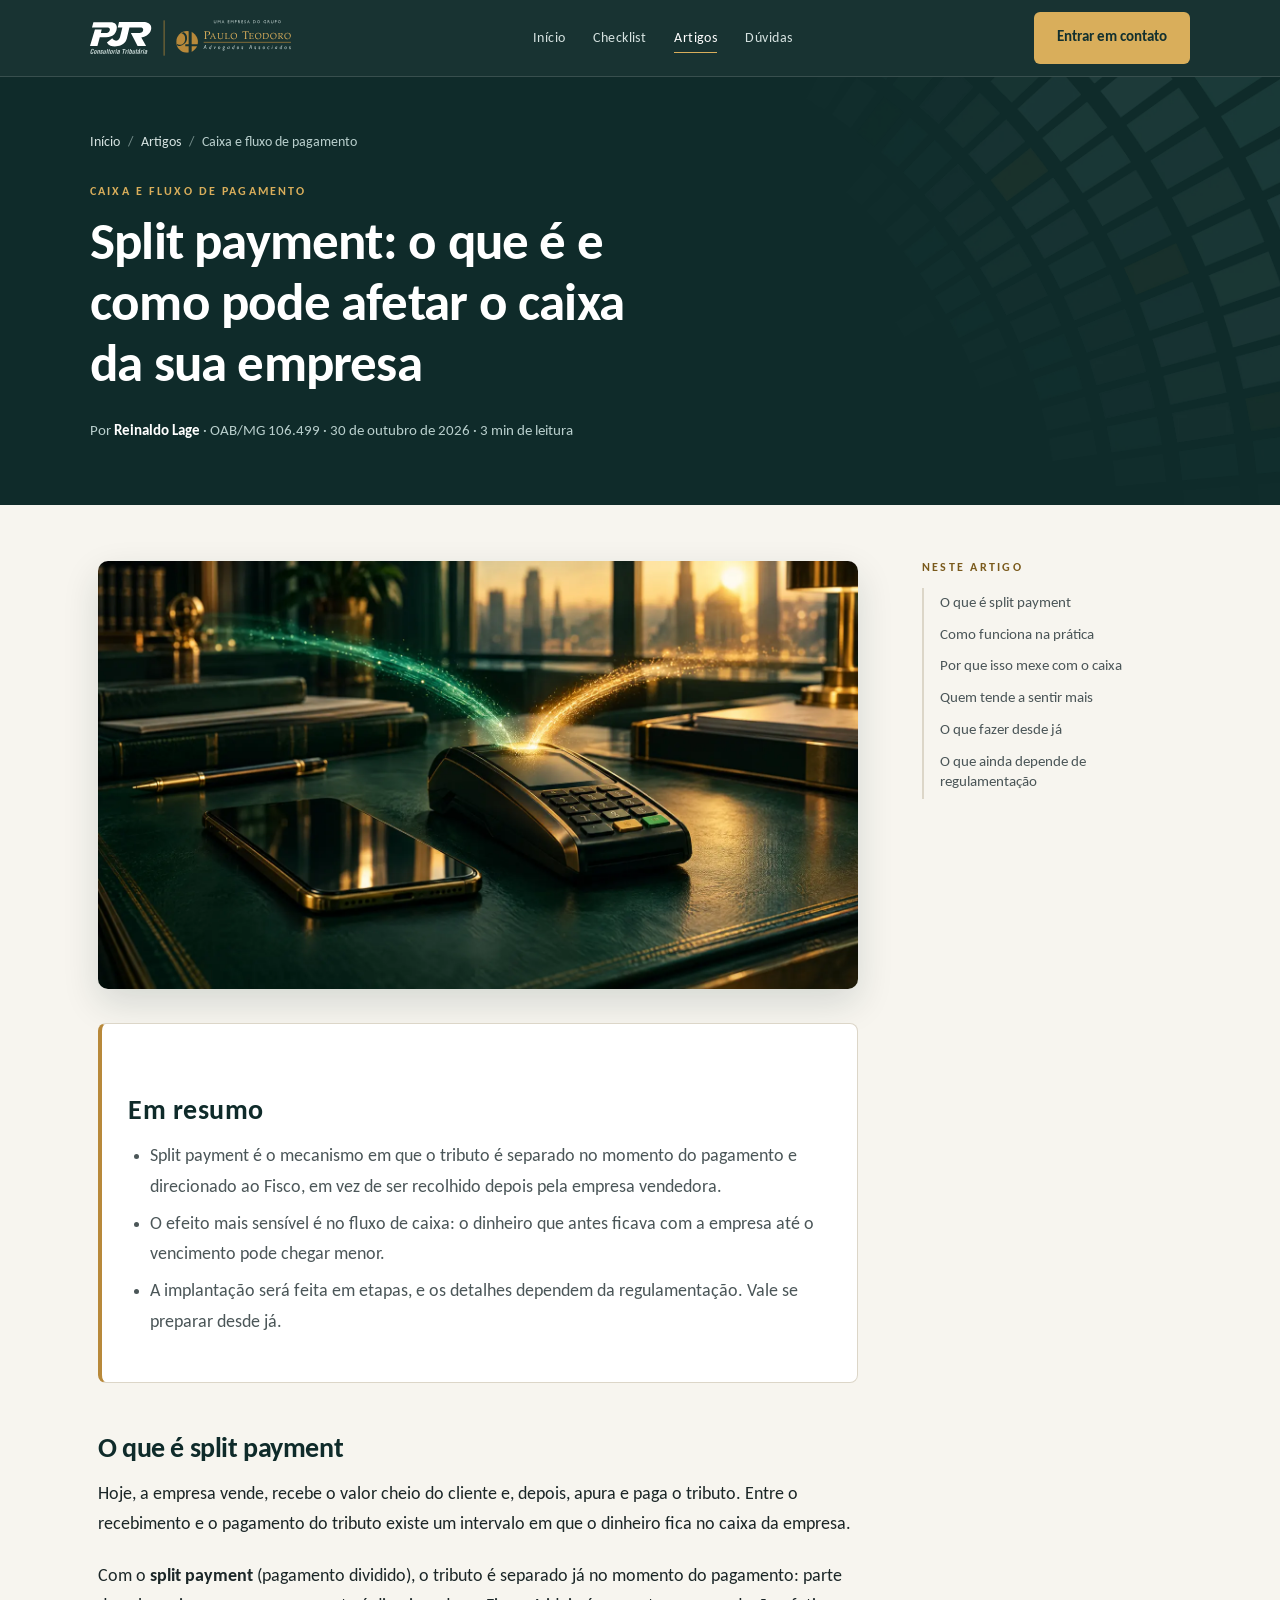
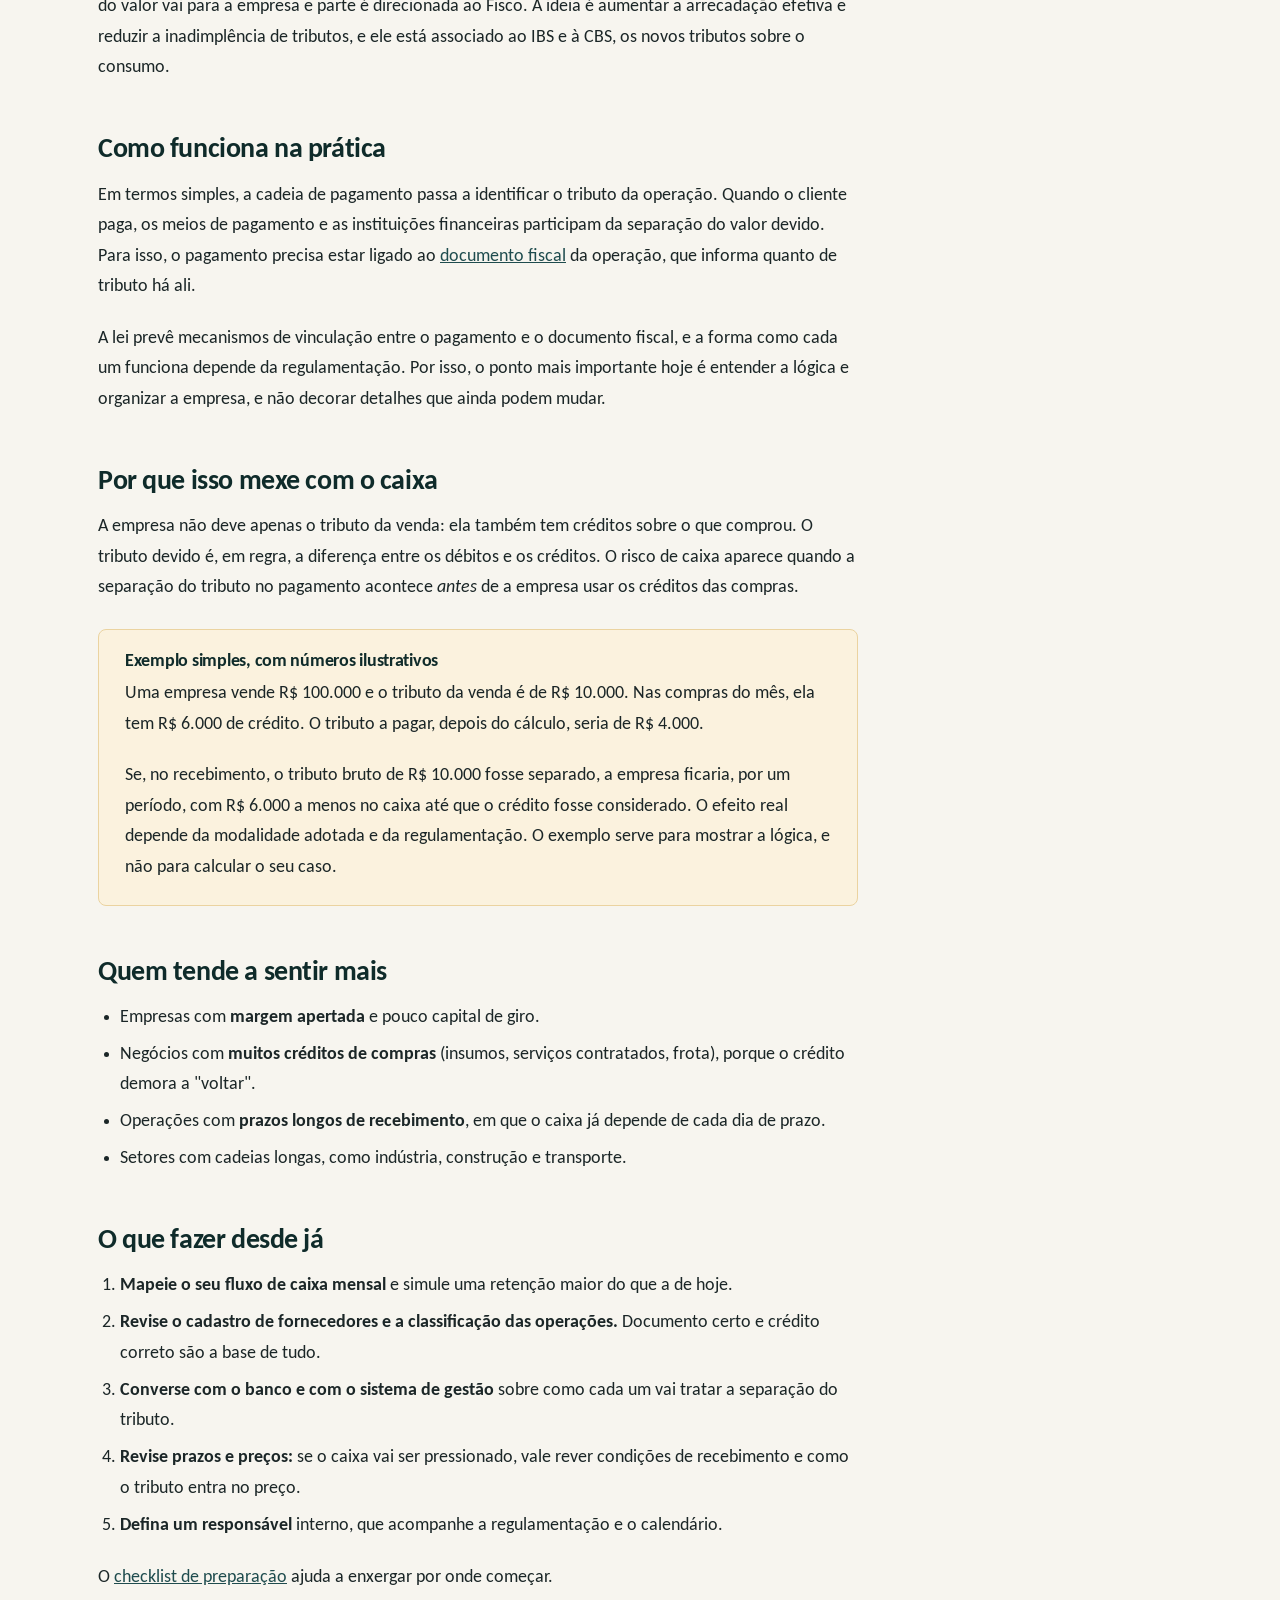
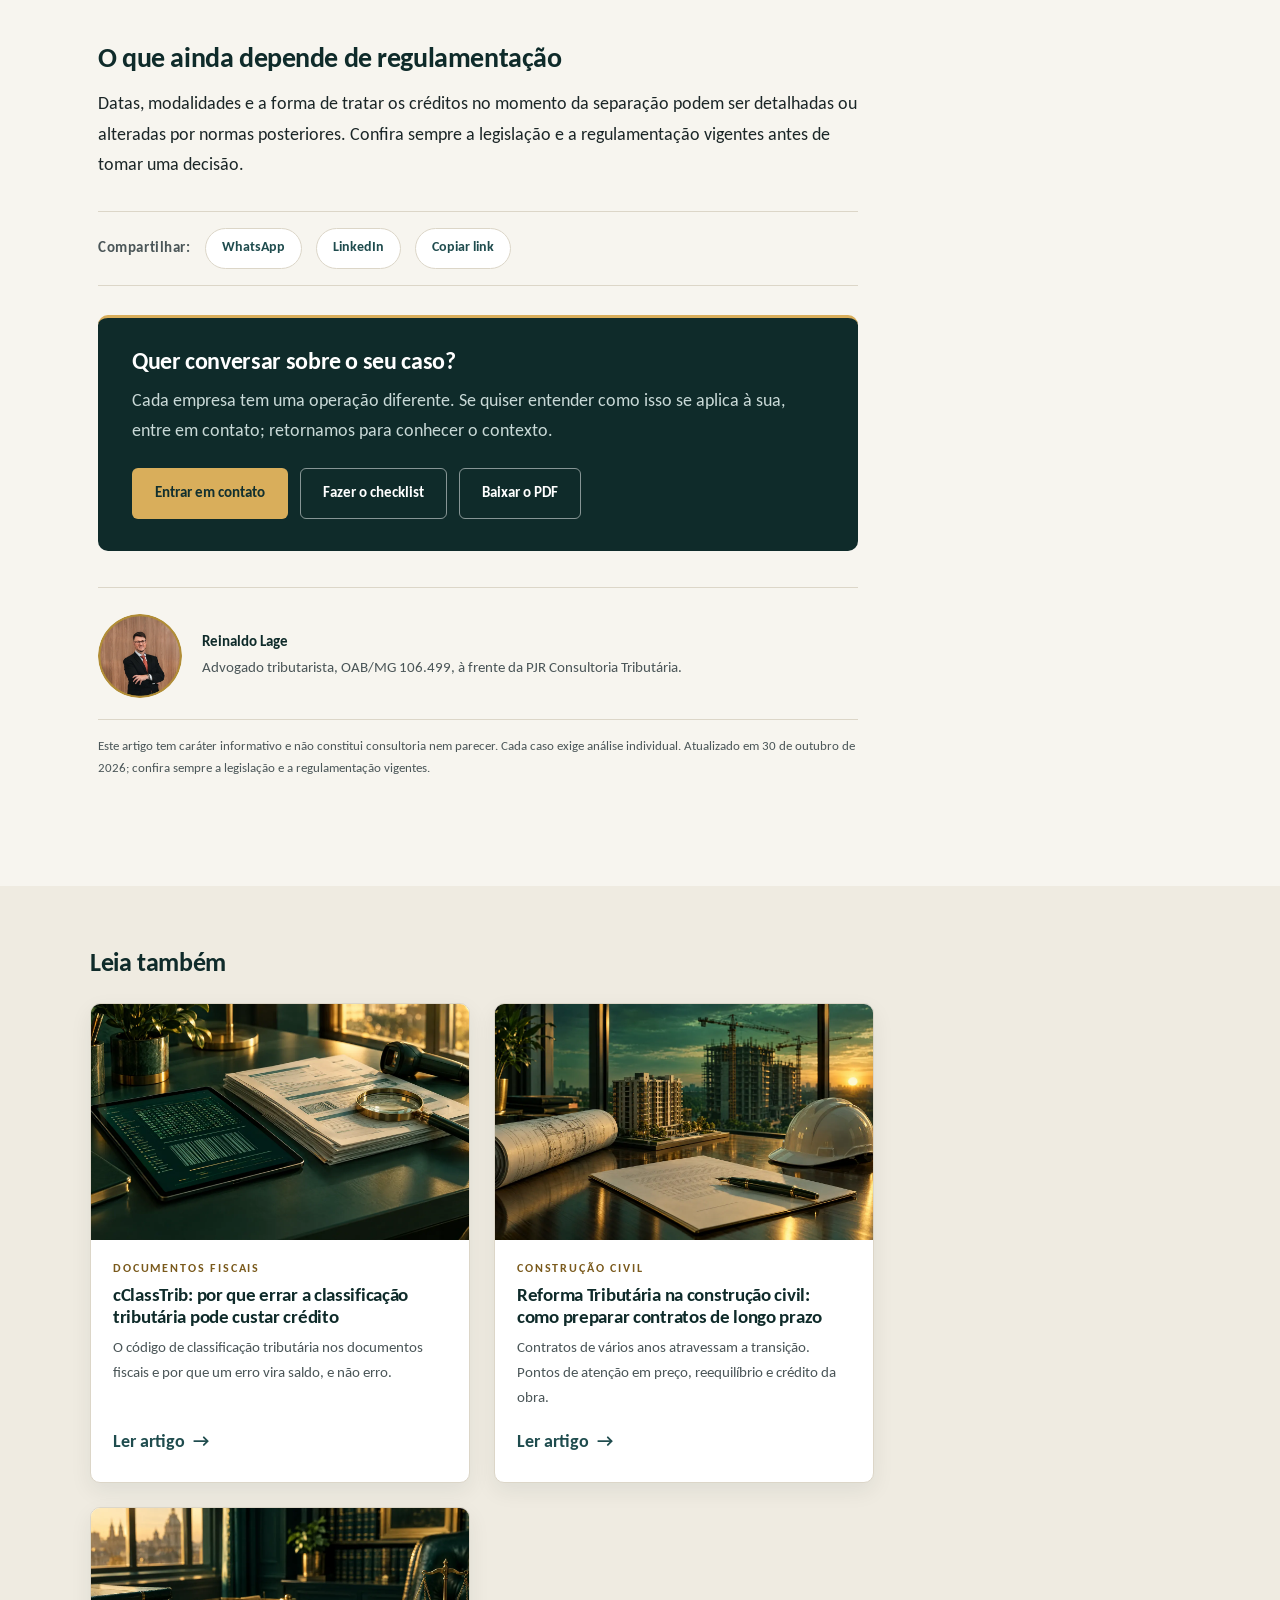
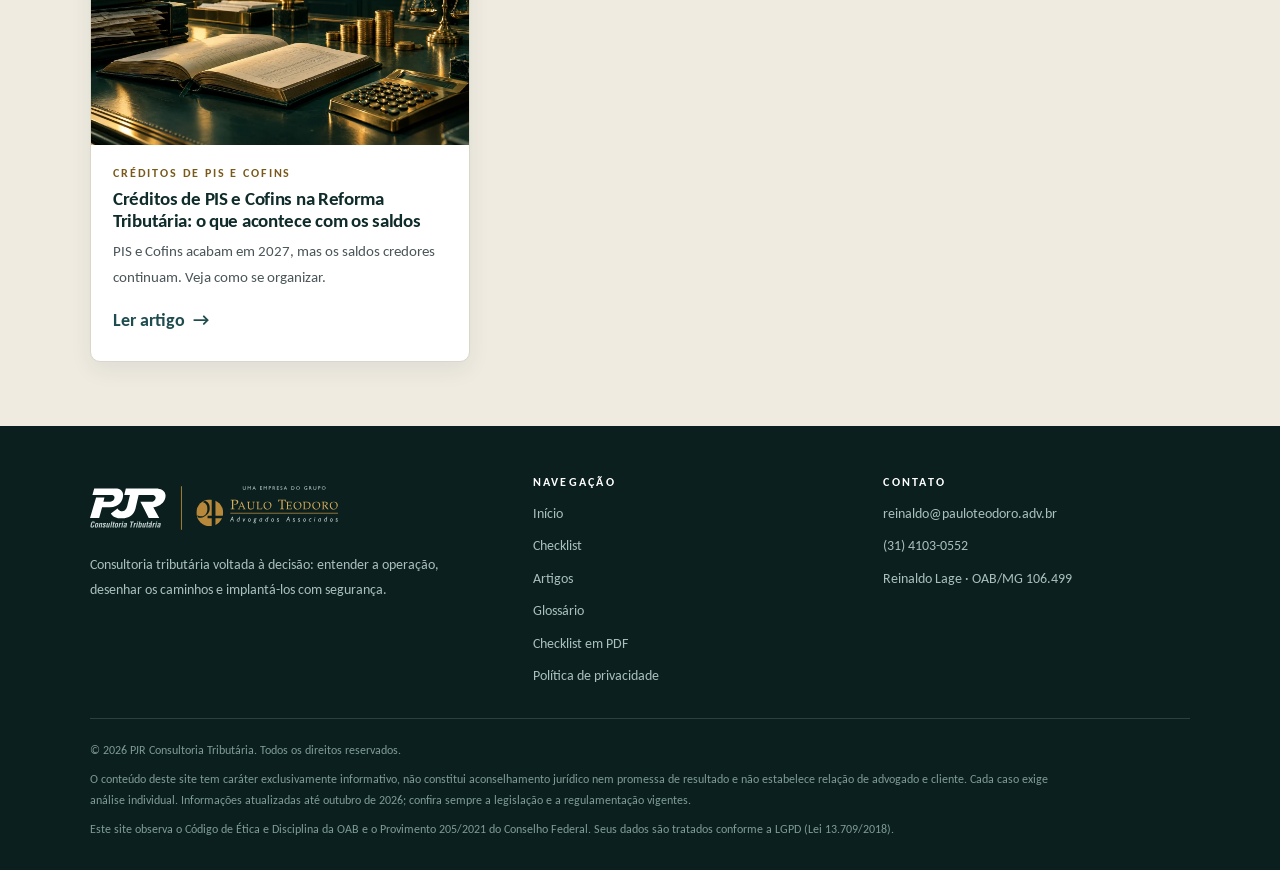
<file: artigos/split-payment-reforma-tributaria.html>
<!doctype html>
<html lang="pt-BR">
<head>
<meta charset="utf-8">
<meta name="viewport" content="width=device-width, initial-scale=1">
<title>Split payment: o que é e como afeta o caixa | PJR</title>
<meta name="description" content="Entenda o que é split payment na Reforma Tributária, como o tributo é separado no pagamento e o que fazer para proteger o fluxo de caixa.">
<meta name="robots" content="index, follow, max-image-preview:large">
<meta name="author" content="Reinaldo Lage">
<meta name="theme-color" content="#0F2B2A">
<link rel="canonical" href="https://samubhz.github.io/pjr-consultoria-tributaria/artigos/split-payment-reforma-tributaria.html">
<link rel="alternate" hreflang="pt-BR" href="https://samubhz.github.io/pjr-consultoria-tributaria/artigos/split-payment-reforma-tributaria.html">
<link rel="icon" type="image/svg+xml" href="../assets/favicon.svg?v=2">
<link rel="icon" href="../assets/favicon.ico?v=2" sizes="any">
<link rel="icon" type="image/png" sizes="32x32" href="../assets/favicon-32.png?v=2">
<link rel="apple-touch-icon" href="../assets/apple-touch-icon.png?v=2">
<link rel="manifest" href="../site.webmanifest">
<meta property="og:type" content="article">
<meta property="og:locale" content="pt_BR">
<meta property="og:site_name" content="PJR Consultoria Tributária">
<meta property="og:title" content="Split payment: o que é e como afeta o caixa | PJR">
<meta property="og:description" content="Entenda o que é split payment na Reforma Tributária, como o tributo é separado no pagamento e o que fazer para proteger o fluxo de caixa.">
<meta property="og:url" content="https://samubhz.github.io/pjr-consultoria-tributaria/artigos/split-payment-reforma-tributaria.html">
<meta property="og:image" content="https://samubhz.github.io/pjr-consultoria-tributaria/assets/og-split-payment-reforma-tributaria.jpg">
<meta property="og:image:width" content="1200"><meta property="og:image:height" content="630">
<meta name="twitter:card" content="summary_large_image">
<meta name="twitter:title" content="Split payment: o que é e como afeta o caixa | PJR">
<meta name="twitter:description" content="Entenda o que é split payment na Reforma Tributária, como o tributo é separado no pagamento e o que fazer para proteger o fluxo de caixa.">
<meta name="twitter:image" content="https://samubhz.github.io/pjr-consultoria-tributaria/assets/og-split-payment-reforma-tributaria.jpg">
<meta property="article:published_time" content="2026-10-30"><meta property="article:author" content="Reinaldo Lage">
<script type="application/ld+json">
{
  "@context": "https://schema.org",
  "@graph": [
    {
      "@type": "Article",
      "@id": "https://samubhz.github.io/pjr-consultoria-tributaria/artigos/split-payment-reforma-tributaria.html#article",
      "headline": "Split payment: o que é e como pode afetar o caixa da sua empresa",
      "description": "Entenda o que é split payment na Reforma Tributária, como o tributo é separado no pagamento e o que fazer para proteger o fluxo de caixa.",
      "inLanguage": "pt-BR",
      "datePublished": "2026-10-30",
      "dateModified": "2026-10-30",
      "image": "https://samubhz.github.io/pjr-consultoria-tributaria/assets/og-split-payment-reforma-tributaria.jpg",
      "mainEntityOfPage": "https://samubhz.github.io/pjr-consultoria-tributaria/artigos/split-payment-reforma-tributaria.html",
      "author": {
        "@type": "Person",
        "name": "Reinaldo Lage",
        "jobTitle": "Advogado tributarista",
        "identifier": "OAB/MG 106.499"
      },
      "publisher": {
        "@type": "Organization",
        "name": "PJR Consultoria Tributária",
        "logo": {
          "@type": "ImageObject",
          "url": "https://samubhz.github.io/pjr-consultoria-tributaria/assets/logo-pjr-color.png"
        }
      }
    },
    {
      "@type": "BreadcrumbList",
      "itemListElement": [
        {
          "@type": "ListItem",
          "position": 1,
          "name": "Início",
          "item": "https://samubhz.github.io/pjr-consultoria-tributaria/"
        },
        {
          "@type": "ListItem",
          "position": 2,
          "name": "Artigos",
          "item": "https://samubhz.github.io/pjr-consultoria-tributaria/artigos/"
        },
        {
          "@type": "ListItem",
          "position": 3,
          "name": "Split payment: o que é e como pode afetar o caixa da sua empresa",
          "item": "https://samubhz.github.io/pjr-consultoria-tributaria/artigos/split-payment-reforma-tributaria.html"
        }
      ]
    }
  ]
}
</script>
<link rel="preload" href="../assets/fonts/carlito-400.woff2" as="font" type="font/woff2" crossorigin>
<link rel="preload" href="../assets/fonts/carlito-700.woff2" as="font" type="font/woff2" crossorigin>
<link rel="stylesheet" href="../assets/blog.css">
</head>
<body>
<a class="skip" href="#conteudo">Ir para o conteúdo</a>
<header class="site">
  <div class="container nav">
    <a href="../index.html" aria-label="PJR Consultoria Tributária, início"><img src="../assets/selo-grupo-negativo.svg" alt="PJR Consultoria Tributária, uma empresa do grupo Paulo Teodoro Advogados Associados" width="201" height="52"></a>
    <nav aria-label="Principal"><ul>
      <li><a class="link" href="../index.html">Início</a></li>
      <li><a class="link" href="../index.html#checklist">Checklist</a></li>
      <li><a class="link" href="index.html" aria-current="page">Artigos</a></li>
      <li><a class="link" href="../index.html#faq">Dúvidas</a></li>
    </ul></nav>
    <a class="btn btn-primary" href="../index.html#contato">Entrar em contato</a>
  </div>
</header>
<main id="conteudo">
<div class="a-hero"><div class="container">
  <p class="crumbs"><a href="../index.html">Início</a><span>/</span><a href="index.html">Artigos</a><span>/</span>Caixa e fluxo de pagamento</p>
  <span class="tag">Caixa e fluxo de pagamento</span>
  <h1>Split payment: o que é e como pode afetar o caixa da sua empresa</h1>
  <p class="meta">Por <b>Reinaldo Lage</b> · OAB/MG 106.499 · 30 de outubro de 2026 · 3 min de leitura</p>
</div></div>
<div class="container a-wrap">
<article class="a-body">
  <figure><img src="../assets/art-split.webp" alt="Terminal de pagamento e celular sobre uma mesa verde, com um fluxo de luz se dividindo em dois" width="1600" height="900" fetchpriority="high"></figure>
  <aside class="summary" aria-label="Em resumo"><h2>Em resumo</h2><ul><li>Split payment é o mecanismo em que o tributo é separado no momento do pagamento e direcionado ao Fisco, em vez de ser recolhido depois pela empresa vendedora.</li><li>O efeito mais sensível é no fluxo de caixa: o dinheiro que antes ficava com a empresa até o vencimento pode chegar menor.</li><li>A implantação será feita em etapas, e os detalhes dependem da regulamentação. Vale se preparar desde já.</li></ul></aside>
  <h2 id="o-que-e">O que é split payment</h2>
<p>Hoje, a empresa vende, recebe o valor cheio do cliente e, depois, apura e paga o tributo. Entre o recebimento e o pagamento do tributo existe um intervalo em que o dinheiro fica no caixa da empresa.</p>
<p>Com o <strong>split payment</strong> (pagamento dividido), o tributo é separado já no momento do pagamento: parte do valor vai para a empresa e parte é direcionada ao Fisco. A ideia é aumentar a arrecadação efetiva e reduzir a inadimplência de tributos, e ele está associado ao IBS e à CBS, os novos tributos sobre o consumo.</p>
<h2 id="como-funciona">Como funciona na prática</h2>
<p>Em termos simples, a cadeia de pagamento passa a identificar o tributo da operação. Quando o cliente paga, os meios de pagamento e as instituições financeiras participam da separação do valor devido. Para isso, o pagamento precisa estar ligado ao <a href="cclasstrib-classificacao-tributaria.html">documento fiscal</a> da operação, que informa quanto de tributo há ali.</p>
<p>A lei prevê mecanismos de vinculação entre o pagamento e o documento fiscal, e a forma como cada um funciona depende da regulamentação. Por isso, o ponto mais importante hoje é entender a lógica e organizar a empresa, e não decorar detalhes que ainda podem mudar.</p>
<h2 id="efeito-no-caixa">Por que isso mexe com o caixa</h2>
<p>A empresa não deve apenas o tributo da venda: ela também tem créditos sobre o que comprou. O tributo devido é, em regra, a diferença entre os débitos e os créditos. O risco de caixa aparece quando a separação do tributo no pagamento acontece <em>antes</em> de a empresa usar os créditos das compras.</p>
<div class="example"><h3>Exemplo simples, com números ilustrativos</h3>
<p>Uma empresa vende R$ 100.000 e o tributo da venda é de R$ 10.000. Nas compras do mês, ela tem R$ 6.000 de crédito. O tributo a pagar, depois do cálculo, seria de R$ 4.000.</p>
<p>Se, no recebimento, o tributo bruto de R$ 10.000 fosse separado, a empresa ficaria, por um período, com R$ 6.000 a menos no caixa até que o crédito fosse considerado. O efeito real depende da modalidade adotada e da regulamentação. O exemplo serve para mostrar a lógica, e não para calcular o seu caso.</p></div>
<h2 id="quem-e-mais-afetado">Quem tende a sentir mais</h2>
<ul><li>Empresas com <strong>margem apertada</strong> e pouco capital de giro.</li>
<li>Negócios com <strong>muitos créditos de compras</strong> (insumos, serviços contratados, frota), porque o crédito demora a "voltar".</li>
<li>Operações com <strong>prazos longos de recebimento</strong>, em que o caixa já depende de cada dia de prazo.</li>
<li>Setores com cadeias longas, como indústria, construção e transporte.</li></ul>
<h2 id="como-se-preparar">O que fazer desde já</h2>
<ol><li><strong>Mapeie o seu fluxo de caixa mensal</strong> e simule uma retenção maior do que a de hoje.</li>
<li><strong>Revise o cadastro de fornecedores e a classificação das operações.</strong> Documento certo e crédito correto são a base de tudo.</li>
<li><strong>Converse com o banco e com o sistema de gestão</strong> sobre como cada um vai tratar a separação do tributo.</li>
<li><strong>Revise prazos e preços:</strong> se o caixa vai ser pressionado, vale rever condições de recebimento e como o tributo entra no preço.</li>
<li><strong>Defina um responsável</strong> interno, que acompanhe a regulamentação e o calendário.</li></ol>
<p>O <a href="../index.html#checklist">checklist de preparação</a> ajuda a enxergar por onde começar.</p>
<h2 id="o-que-depende-da-regulamentacao">O que ainda depende de regulamentação</h2>
<p>Datas, modalidades e a forma de tratar os créditos no momento da separação podem ser detalhadas ou alteradas por normas posteriores. Confira sempre a legislação e a regulamentação vigentes antes de tomar uma decisão.</p>

  <div class="share"><span>Compartilhar:</span><a href="https://wa.me/?text=Split%20payment%3A%20o%20que%20%C3%A9%20e%20como%20pode%20afetar%20o%20caixa%20da%20sua%20empresa%20https%3A//samubhz.github.io/pjr-consultoria-tributaria/artigos/split-payment-reforma-tributaria.html" rel="noopener" target="_blank">WhatsApp</a><a href="https://www.linkedin.com/sharing/share-offsite/?url=https%3A//samubhz.github.io/pjr-consultoria-tributaria/artigos/split-payment-reforma-tributaria.html" rel="noopener" target="_blank">LinkedIn</a><button type="button" data-copy>Copiar link</button></div>
  <aside class="cta"><h2>Quer conversar sobre o seu caso?</h2><p>Cada empresa tem uma operação diferente. Se quiser entender como isso se aplica à sua, entre em contato; retornamos para conhecer o contexto.</p>
  <div class="row"><a class="btn btn-primary" href="../index.html#contato">Entrar em contato</a><a class="btn btn-ghost" href="../index.html#checklist">Fazer o checklist</a><a class="btn btn-ghost" href="../checklist-reforma-tributaria-PJR.pdf" download>Baixar o PDF</a></div></aside>
  <div class="author"><img src="../assets/reinaldo-lage.webp" alt="Reinaldo Lage" width="84" height="84" loading="lazy"><p><b>Reinaldo Lage</b><br>Advogado tributarista, OAB/MG 106.499, à frente da PJR Consultoria Tributária.</p></div>
  <p class="legal-note">Este artigo tem caráter informativo e não constitui consultoria nem parecer. Cada caso exige análise individual. Atualizado em 30 de outubro de 2026; confira sempre a legislação e a regulamentação vigentes.</p>
</article>
<aside class="toc" aria-label="Neste artigo"><h2>Neste artigo</h2><ol><li><a href="#o-que-e">O que é split payment</a></li><li><a href="#como-funciona">Como funciona na prática</a></li><li><a href="#efeito-no-caixa">Por que isso mexe com o caixa</a></li><li><a href="#quem-e-mais-afetado">Quem tende a sentir mais</a></li><li><a href="#como-se-preparar">O que fazer desde já</a></li><li><a href="#o-que-depende-da-regulamentacao">O que ainda depende de regulamentação</a></li></ol></aside>
</div>
<section class="related"><div class="container"><h2>Leia também</h2><div class="cards"><a class="card" href="cclasstrib-classificacao-tributaria.html"><img src="../assets/art-cclasstrib.webp" alt="Tablet com códigos, notas fiscais e uma lupa dourada sobre a mesa" width="1600" height="900" loading="lazy"><div><span class="tag">Documentos fiscais</span><h3>cClassTrib: por que errar a classificação tributária pode custar crédito</h3><p>O código de classificação tributária nos documentos fiscais e por que um erro vira saldo, e não erro.</p><span class="more">Ler artigo <span aria-hidden="true">→</span></span></div></a><a class="card" href="reforma-tributaria-construcao-civil-contratos.html"><img src="../assets/art-obra.webp" alt="Planta, contrato e capacete sobre a mesa, com um edifício em obras ao fundo" width="1600" height="900" loading="lazy"><div><span class="tag">Construção civil</span><h3>Reforma Tributária na construção civil: como preparar contratos de longo prazo</h3><p>Contratos de vários anos atravessam a transição. Pontos de atenção em preço, reequilíbrio e crédito da obra.</p><span class="more">Ler artigo <span aria-hidden="true">→</span></span></div></a><a class="card" href="creditos-pis-cofins-reforma-tributaria.html"><img src="../assets/art-pis.webp" alt="Livro-caixa, calculadora, moedas e balança sobre uma mesa de escritório" width="1600" height="900" loading="lazy"><div><span class="tag">Créditos de PIS e Cofins</span><h3>Créditos de PIS e Cofins na Reforma Tributária: o que acontece com os saldos</h3><p>PIS e Cofins acabam em 2027, mas os saldos credores continuam. Veja como se organizar.</p><span class="more">Ler artigo <span aria-hidden="true">→</span></span></div></a></div></div></section>
</main>
<a class="wa" href="https://wa.me/5531992172016?text=Ol%C3%A1%2C%20li%20o%20artigo%20%22Split%20payment%3A%20o%20que%20%C3%A9%20e%20como%20pode%20afetar%20o%20caixa%20da%20sua%20empresa%22%20no%20site%20da%20PJR%20e%20gostaria%20de%20conversar." aria-label="Conversar pelo WhatsApp" rel="noopener"><svg class="icon" viewBox="0 0 448 512" aria-hidden="true"><path d="M380.9 97.1C339 55.1 283.2 32 223.9 32c-122.4 0-222 99.6-222 222 0 39.1 10.2 77.3 29.6 111L0 480l117.7-30.9c32.4 17.7 68.9 27 106.1 27h.1c122.3 0 224.1-99.6 224.1-222 0-59.3-25.2-115-67.1-157zm-157 341.6c-33.2 0-65.7-8.9-94-25.7l-6.7-4-69.8 18.3L72 359.2l-4.4-7c-18.5-29.4-28.2-63.3-28.2-98.2 0-101.7 82.8-184.5 184.6-184.5 49.3 0 95.6 19.2 130.4 54.1 34.8 34.9 56.2 81.2 56.1 130.5 0 101.8-84.9 184.6-186.6 184.6zm101.2-138.2c-5.5-2.8-32.8-16.2-37.9-18-5.1-1.9-8.8-2.8-12.5 2.8-3.7 5.6-14.3 18-17.6 21.8-3.2 3.7-6.5 4.2-12 1.4-32.6-16.3-54-29.1-75.5-66-5.7-9.8 5.7-9.1 16.3-30.3 1.8-3.7.9-6.9-.5-9.7-1.4-2.8-12.5-30.1-17.1-41.2-4.5-10.8-9.1-9.3-12.5-9.5-3.2-.2-6.9-.2-10.6-.2-3.7 0-9.7 1.4-14.8 6.9-5.1 5.6-19.4 19-19.4 46.3 0 27.3 19.9 53.7 22.6 57.4 2.8 3.7 39.1 59.7 94.8 83.8 35.2 15.2 49 16.5 66.6 13.9 10.7-1.6 32.8-13.4 37.4-26.4 4.6-13 4.6-24.1 3.2-26.4-1.3-2.5-5-3.9-10.5-6.6z"></path></svg></a>
<noscript><style>.wa{opacity:1;pointer-events:auto}</style></noscript>
<script>(function(){var h=document.querySelector("header.site"),w=document.querySelector(".wa"),t=false;function f(){if(t)return;t=true;requestAnimationFrame(function(){h.classList.toggle("scrolled",window.scrollY>8);w.classList.toggle("show",window.scrollY>400);t=false})}window.addEventListener("scroll",f,{passive:true});f();var b=document.querySelector("[data-copy]");if(b)b.addEventListener("click",function(){var u=location.href.split("#")[0],ok=function(){b.textContent="Link copiado"};if(navigator.clipboard&&navigator.clipboard.writeText){navigator.clipboard.writeText(u).then(ok,function(){window.prompt("Copie o link:",u)})}else{window.prompt("Copie o link:",u)}})})();</script>
<footer>
  <div class="container">
    <div class="fgrid">
      <div><img src="../assets/selo-grupo-negativo.svg" alt="PJR Consultoria Tributária, uma empresa do grupo Paulo Teodoro Advogados Associados" width="248" height="64" loading="lazy" style="height:64px;width:auto;max-width:100%"><p>Consultoria tributária voltada à decisão: entender a operação, desenhar os caminhos e implantá-los com segurança.</p></div>
      <div><h3>Navegação</h3><ul><li><a href="../index.html">Início</a></li><li><a href="../index.html#checklist">Checklist</a></li><li><a href="index.html">Artigos</a></li><li><a href="../index.html#glossario">Glossário</a></li><li><a href="../checklist-reforma-tributaria-PJR.pdf" download>Checklist em PDF</a></li><li><a href="../privacidade.html">Política de privacidade</a></li></ul></div>
      <div><h3>Contato</h3><ul><li><a href="mailto:reinaldo@pauloteodoro.adv.br">reinaldo@pauloteodoro.adv.br</a></li><li><a href="tel:+553141030552">(31) 4103-0552</a></li><li>Reinaldo Lage · OAB/MG 106.499</li></ul></div>
    </div>
    <div class="legal">
      <span>© 2026 PJR Consultoria Tributária. Todos os direitos reservados.</span>
      <span>O conteúdo deste site tem caráter exclusivamente informativo, não constitui aconselhamento jurídico nem promessa de resultado e não estabelece relação de advogado e cliente. Cada caso exige análise individual. Informações atualizadas até outubro de 2026; confira sempre a legislação e a regulamentação vigentes.</span>
      <span>Este site observa o Código de Ética e Disciplina da OAB e o Provimento 205/2021 do Conselho Federal. Seus dados são tratados conforme a LGPD (Lei 13.709/2018).</span>
    </div>
  </div>
</footer>
</body>
</html>
</file>
<file: assets/blog.css>
@font-face{font-family:Carlito;font-style:normal;font-weight:400;font-display:swap;src:local("Calibri"),url(fonts/carlito-400.woff2) format("woff2")}
@font-face{font-family:Carlito;font-style:normal;font-weight:700;font-display:swap;src:local("Calibri Bold"),url(fonts/carlito-700.woff2) format("woff2")}
@font-face{font-family:Carlito;font-style:italic;font-weight:400;font-display:swap;src:local("Calibri Italic"),url(fonts/carlito-400-italic.woff2) format("woff2")}
:root{--green:#1F4C4E;--green-deep:#0F2B2A;--green-mid:#2E8B84;--gold:#B8893A;--gold-bright:#D9AE5B;--gold-ink:#7A5A1C;--paper:#F7F5EF;--paper-2:#EFEBE1;--ink:#1B2627;--ink-soft:#4B5658;--line:#DCD6C8;--ease:cubic-bezier(.22,1,.36,1);--sans:Calibri,Carlito,"Segoe UI",system-ui,-apple-system,Arial,sans-serif}
*{box-sizing:border-box}
html{scroll-behavior:smooth;scroll-padding-top:84px}
body{margin:0;font-family:var(--sans);font-size:18px;line-height:1.7;color:var(--ink);background:var(--paper);-webkit-font-smoothing:antialiased;overflow-x:clip}
img{max-width:100%;height:auto;display:block}
a{color:var(--green)}
h1,h2,h3{font-family:var(--sans);font-weight:700;color:var(--green-deep);line-height:1.15;letter-spacing:-.015em;margin:0 0 .5em}
p{margin:0 0 1.15em}
.container{width:min(1100px,100% - 44px);margin-inline:auto}
.icon{width:1.05em;height:1.05em;fill:currentColor;flex:none}
.skip{position:absolute;left:-999px;top:8px;background:var(--gold-bright);color:#12302F;padding:10px 16px;border-radius:6px;z-index:100;font-weight:600}
.skip:focus{left:12px}
:focus-visible{outline:3px solid var(--gold-bright);outline-offset:3px;border-radius:4px}

header.site{position:sticky;top:0;z-index:50;background:rgba(15,43,42,.96);backdrop-filter:blur(10px);border-bottom:1px solid rgba(255,255,255,.14)}
.nav{display:flex;align-items:center;justify-content:space-between;gap:24px;padding:12px 0}
.nav img{height:52px;width:auto;max-width:62vw}
.nav ul{display:flex;gap:28px;list-style:none;margin:0;padding:0}
.nav a.link{color:#D6E3E1;text-decoration:none;font-size:.9rem;font-weight:500;letter-spacing:.03em;padding:6px 0;border-bottom:1px solid transparent}
.nav a.link:hover,.nav a.link[aria-current]{color:#fff;border-color:var(--gold-bright)}
.btn{display:inline-flex;align-items:center;gap:10px;padding:12px 22px;border-radius:6px;font-weight:700;font-size:.92rem;text-decoration:none;border:1.5px solid transparent;cursor:pointer;font-family:var(--sans);transition:background-color .2s,transform .15s var(--ease)}
.btn:active{transform:scale(.97)}
.btn-primary{background:var(--gold-bright);color:#12302F}
.btn-primary:hover{background:#E4BC71}
.btn-green{background:var(--green);color:#fff}
.btn-green:hover{background:var(--green-deep)}
@media(max-width:860px){.nav ul{display:none}}

.a-hero{background:var(--green-deep);color:#fff;padding:54px 0 60px;position:relative;overflow:hidden;isolation:isolate}
.a-hero::after{content:"";position:absolute;right:-3%;top:-10%;width:min(60%,820px);aspect-ratio:1.6;background:url(grafismo-branco.webp) no-repeat center/contain;opacity:.8;z-index:-1;pointer-events:none}
.crumbs{font-size:.85rem;color:#B9CFCD;margin:0 0 22px}
.crumbs a{color:#D6E3E1;text-decoration:none}.crumbs a:hover{color:var(--gold-bright)}
.crumbs span{margin:0 8px;opacity:.6}
.a-hero .tag{display:inline-block;font-weight:700;letter-spacing:.18em;text-transform:uppercase;font-size:.74rem;color:var(--gold-bright);margin-bottom:14px}
.a-hero h1{color:#fff;font-size:clamp(2rem,4.6vw,3.3rem);max-width:22ch;margin-bottom:.4em}
.a-hero .meta{margin:0;color:#B9CFCD;font-size:.95rem}
.a-hero .meta b{color:#fff}

.a-wrap{display:grid;grid-template-columns:minmax(0,760px) 260px;gap:64px;justify-content:center;padding:56px 0 90px}
.a-body figure{margin:0 0 34px;border-radius:10px;overflow:hidden;box-shadow:0 14px 36px rgba(15,43,42,.14)}
.a-body figure img{width:100%;aspect-ratio:16/9;object-fit:cover}
.summary{background:#fff;border:1px solid var(--line);border-left:4px solid var(--gold);border-radius:8px;padding:22px 26px;margin:0 0 34px}
.summary h2{font-size:1.15rem;margin:0 0 10px;letter-spacing:.02em}
.summary ul{margin:0;padding-left:1.1em}
.summary li{margin:.3em 0;color:var(--ink-soft)}
.a-body h2{font-size:1.75rem;margin:1.8em 0 .5em}
.a-body h3{font-size:1.25rem;margin:1.4em 0 .4em}
.a-body li{margin:.35em 0}
.a-body ul,.a-body ol{padding-left:1.2em;margin:0 0 1.2em}
.example{background:#FBF2DE;border:1px solid #EBD3A0;border-radius:8px;padding:22px 26px;margin:1.4em 0}
.example h3{margin-top:0;font-size:1.1rem}
.example p:last-child{margin:0}
.note{font-size:.85rem;color:var(--ink-soft)}
.cta{background:var(--green-deep);color:#fff;border-radius:10px;padding:32px 34px;margin:2.4em 0 2em;border-top:3px solid var(--gold-bright)}
.cta h2{color:#fff;font-size:1.5rem;margin:0 0 .4em}
.cta p{color:#C9D9D7;margin:0 0 1.1em}
.cta .row{display:flex;flex-wrap:wrap;gap:12px}
.cta .btn-ghost{border-color:rgba(255,255,255,.5);color:#fff}
.author{display:flex;gap:20px;align-items:center;border-top:1px solid var(--line);padding-top:26px;margin-top:2em}
.author img{width:84px;height:84px;border-radius:50%;flex:none}
.author p{margin:0;font-size:.95rem;color:var(--ink-soft)}
.author b{color:var(--green-deep)}
.legal-note{font-size:.82rem;color:var(--ink-soft);margin-top:1.6em;border-top:1px solid var(--line);padding-top:16px}
.toc{position:sticky;top:96px;align-self:start;font-size:.92rem}
.toc h2{font-size:.78rem;letter-spacing:.18em;text-transform:uppercase;color:var(--gold-ink);margin:0 0 12px}
.toc ol{list-style:none;margin:0;padding:0;border-left:2px solid var(--line)}
.toc a{display:block;padding:6px 0 6px 16px;margin-left:-2px;border-left:2px solid transparent;text-decoration:none;color:var(--ink-soft);line-height:1.35}
.toc a:hover{color:var(--green);border-color:var(--gold)}
.related{background:var(--paper-2);padding:64px 0}
.related h2{font-size:1.6rem;margin-bottom:24px}
.cards{display:grid;grid-template-columns:repeat(auto-fit,minmax(280px,380px));gap:24px;justify-content:start}
.card{display:flex;flex-direction:column;background:#fff;border:1px solid var(--line);border-radius:10px;overflow:hidden;text-decoration:none;color:inherit;box-shadow:0 8px 22px rgba(15,43,42,.07);transition:translate .25s var(--ease),box-shadow .25s var(--ease)}
@media(hover:hover) and (pointer:fine){.card:hover{translate:0 -4px;box-shadow:0 18px 40px rgba(15,43,42,.14)}}
.card img{aspect-ratio:16/10;width:100%;object-fit:cover}
.card div{padding:20px 22px 24px;display:flex;flex-direction:column;gap:6px;flex:1}
.card .tag{font-size:.72rem;font-weight:700;letter-spacing:.16em;text-transform:uppercase;color:var(--gold-ink)}
.card h3{font-size:1.2rem;margin:0}
.card p{font-size:.93rem;color:var(--ink-soft);margin:0}
.card .more{margin-top:auto;padding-top:10px;font-weight:700;color:var(--green);display:inline-flex;gap:8px;align-items:center}

footer{background:#0A1F1E;color:#A9C0BE;padding:50px 0 28px;font-size:.9rem}
.fgrid{display:grid;grid-template-columns:1.3fr 1fr 1fr;gap:44px;padding-bottom:28px;border-bottom:1px solid rgba(255,255,255,.14)}
footer img{height:50px;width:auto;margin-bottom:14px}
footer h3{font-size:.78rem;letter-spacing:.18em;text-transform:uppercase;color:#fff;margin-bottom:12px}
footer ul{list-style:none;padding:0;margin:0;display:grid;gap:8px}
footer a{color:inherit;text-decoration:none}footer a:hover{color:var(--gold-bright)}
.legal{padding-top:22px;font-size:.78rem;color:#7F9B99;display:grid;gap:8px;max-width:980px}

@media(max-width:1000px){.a-wrap{grid-template-columns:minmax(0,760px)}.toc{display:none}.cards{grid-template-columns:minmax(0,520px)}.fgrid{grid-template-columns:1fr}}
@media(max-width:600px){body{font-size:17px}.cta{padding:26px 22px}.author{flex-direction:column;text-align:center}}
@media(prefers-reduced-motion:reduce){*,*::before,*::after{transition:none!important;animation:none!important}html{scroll-behavior:auto}}
@media print{header.site,.toc,.cta,.related,footer,.skip{display:none!important}.a-hero{background:#fff;color:#000;padding:0}.a-hero h1,.a-hero .meta{color:#000}.a-hero::after{display:none}.a-wrap{display:block;padding:0}}

header.site{transition:box-shadow .25s}header.site.scrolled{box-shadow:0 10px 30px rgba(0,0,0,.28)}
.share{display:flex;flex-wrap:wrap;align-items:center;gap:10px 14px;margin:2em 0 0;padding:16px 0;border-top:1px solid var(--line);border-bottom:1px solid var(--line);font-size:.92rem}
.share span{color:var(--ink-soft);font-weight:700;letter-spacing:.04em}
.share a,.share button{font:inherit;font-size:.9rem;font-weight:700;color:var(--green);background:#fff;border:1px solid var(--line);border-radius:999px;padding:7px 16px;text-decoration:none;cursor:pointer;transition:background-color .2s,border-color .2s,transform .15s var(--ease)}
.share a:hover,.share button:hover{border-color:var(--gold);background:#FBF2DE}
.share a:active,.share button:active{transform:scale(.97)}
.a-body .cta{margin-top:1.6em}
.wa{position:fixed;right:18px;bottom:18px;z-index:60;width:58px;height:58px;border-radius:50%;background:var(--green);color:var(--gold-bright);border:1.5px solid var(--gold-bright);display:grid;place-items:center;box-shadow:0 10px 26px rgba(0,0,0,.35);font-size:1.6rem;text-decoration:none;opacity:0;transform:translateY(14px) scale(.9);pointer-events:none;transition:opacity .3s,transform .3s var(--ease)}
.wa.show{opacity:1;transform:none;pointer-events:auto}
.wa .icon{width:1em;height:1em}
@media(hover:hover) and (pointer:fine){.wa.show:hover{transform:scale(1.06)}}
@media print{.wa,.share{display:none!important}}
</file>
